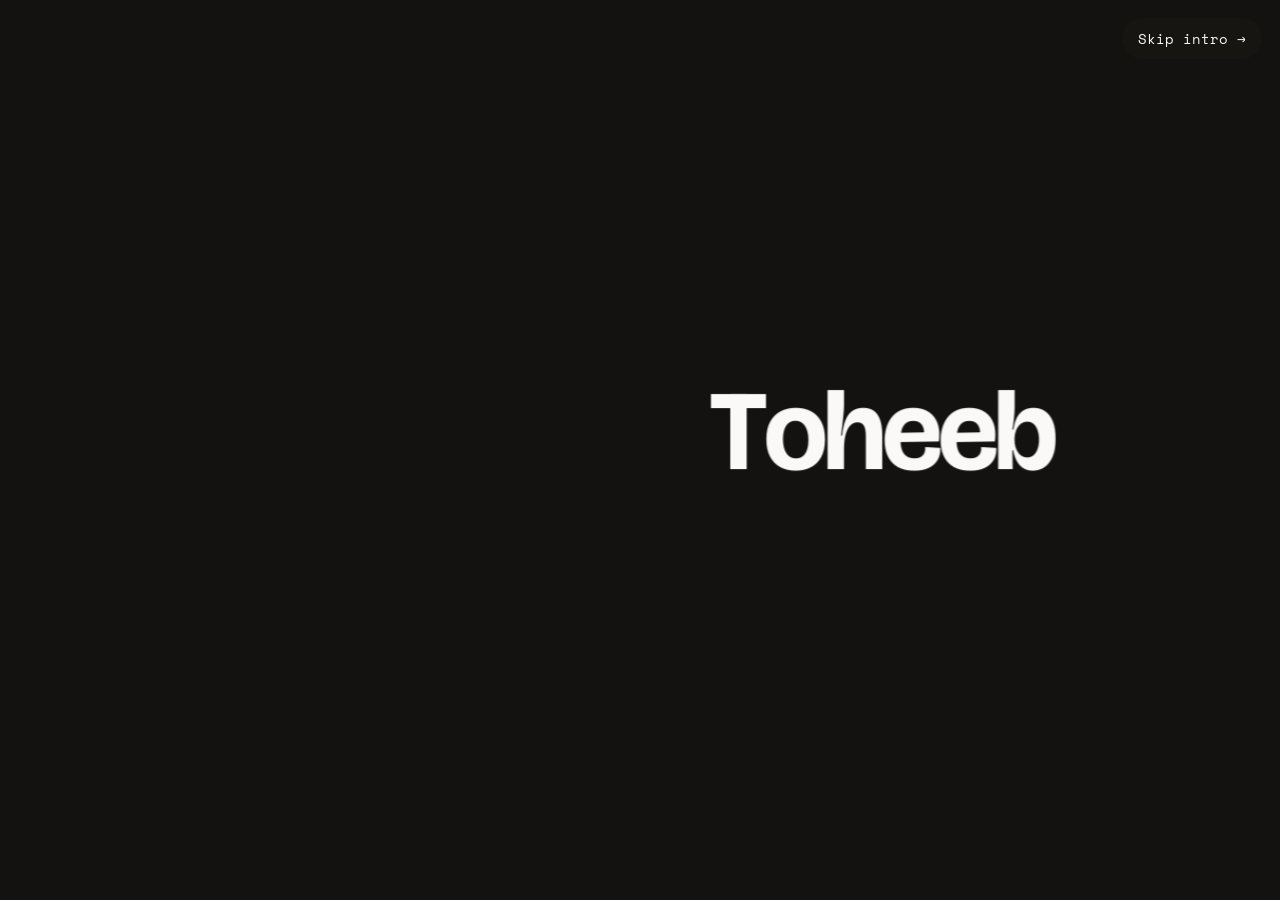
<file: index.html>
<!doctype html>
<html lang="en">
<head>
<meta charset="utf-8">
<meta name="viewport" content="width=device-width, initial-scale=1, viewport-fit=cover">
<title>Toheeb · Product designer</title>
<meta name="description" content="Toheeb Sulaimon, product designer in Lagos. I design web and mobile apps that are easy to use. Open to remote roles.">
<meta property="og:type" content="website">
<meta property="og:title" content="Toheeb · Product designer">
<meta property="og:description" content="Toheeb Sulaimon, product designer in Lagos. I design web and mobile apps that are easy to use. Open to remote roles.">
<meta name="twitter:card" content="summary">
<link rel="icon" href="favicon.svg" type="image/svg+xml">
<meta name="theme-color" content="#F3F2EF">
<link rel="preconnect" href="https://fonts.googleapis.com">
<link rel="preconnect" href="https://fonts.gstatic.com" crossorigin>
<link rel="stylesheet" href="https://fonts.googleapis.com/css2?family=Bricolage+Grotesque:opsz,wght@12..96,600;12..96,700;12..96,800&family=Instrument+Serif:ital@1&family=Space+Grotesk:wght@400;500;700&family=Space+Mono:wght@400;700&display=swap">
<link rel="stylesheet" href="css/style.css">
<style>
/* Home: one screen. Left = who I am, right = the project in focus, bottom = the 7-project bar. */
.home-page { min-height: 100svh; display: flex; flex-direction: column; }
.home { flex: 1; display: flex; flex-direction: column; gap: 40px; padding-block: clamp(40px, 6vh, 96px) 48px; }
.hero { display: grid; grid-template-columns: minmax(0, 1fr) minmax(0, 1.08fr); gap: 48px; align-items: center; flex: 1; }
.hero__text { display: grid; gap: 28px; min-width: 0; }
.headline { font-family: var(--f-display); font-weight: 800; font-size: var(--fs-display); line-height: 1; letter-spacing: -.045em; font-variation-settings: "opsz" 96; }
.headline .line { display: block; }
.chip {
  display: inline-block; margin-block: .08em; padding: 0 .16em .06em; border-radius: .16em;
  background: var(--chip-bg, var(--p-att)); color: #FFFDF9;
  font-family: var(--f-serif); font-style: italic; font-weight: 400; letter-spacing: 0; font-size: 1.08em; line-height: 1.05;
  transition: background-color .6s var(--ease-out);
}
.chip__word { display: inline-block; transition: opacity .25s ease, transform .45s var(--ease-out); }
.chip__word.is-out { opacity: 0; transform: translateY(.18em); }
.hero__lead { color: var(--ink-soft); max-width: 34ch; }

.show { display: grid; gap: 28px; min-width: 0; }
.shots { position: relative; aspect-ratio: 640 / 480; width: 100%; }
.shot { position: absolute; inset: 0; display: grid; place-items: center; opacity: 0; transform: translateY(14px) scale(.985); transition: opacity .6s var(--ease-out), transform .9s var(--ease-out); pointer-events: none; }
.shot.is-active { opacity: 1; transform: none; pointer-events: auto; }
.shot img { max-height: 100%; width: auto; max-width: 100%; object-fit: contain; }
.shot--browser img { border-radius: 16px; box-shadow: 0 24px 60px rgba(26, 23, 20, .14); width: 100%; height: auto; }
.shot a { display: contents; }
.ph { width: 100%; height: 100%; border-radius: 16px; display: grid; place-items: center; color: #fff; font-family: var(--f-mono); font-size: 14px; }

.plabel { display: grid; gap: 6px; text-decoration: none; }
.plabel__meta { display: flex; align-items: center; gap: 10px; font-family: var(--f-mono); font-size: 14px; color: var(--grey); }
.plabel__meta i { width: 10px; height: 10px; border-radius: 50%; background: var(--cur, var(--p-att)); transition: background-color .5s; flex: none; }
.plabel__title { font-family: var(--f-display); font-weight: 700; font-size: var(--fs-h3); letter-spacing: -.01em; line-height: 1.15; }
.plabel__note { font-family: var(--f-mono); font-size: 14px; color: var(--grey); }

.work { display: grid; gap: 14px; }
.work__meta { display: flex; justify-content: space-between; align-items: baseline; gap: 16px; font-family: var(--f-mono); font-size: 16px; color: var(--grey); }
.work__meta a { color: var(--ink); text-underline-offset: 5px; }
.dock { display: flex; border: 1.5px solid var(--ink); border-radius: 999px; overflow: hidden; height: 64px; background: var(--paper); }
.dock a {
  flex: 1 1 0; min-width: 0; display: flex; align-items: center; justify-content: center; gap: 12px;
  font-family: var(--f-mono); font-size: 16px; font-weight: 700; text-decoration: none; color: var(--ink);
  border-left: 1.5px solid var(--ink); white-space: nowrap; overflow: hidden;
  transition: flex-grow .6s var(--ease-out), background-color .45s var(--ease-out), color .3s;
}
.dock a:first-child { border-left: 0; }
.dock a .dock__name { font-family: var(--f-sans); max-width: 0; opacity: 0; overflow: hidden; transition: max-width .6s var(--ease-out), opacity .3s; }
.dock a.is-active { flex-grow: 6.5; background: var(--c); color: #FFFDF9; }
.dock a.is-active .dock__name { max-width: 420px; opacity: 1; }

.m-row { display: none; }

@media (max-width: 767px) {
  .home { gap: 0; padding-block: 32px 32px; }
  .hero { grid-template-columns: 1fr; gap: 36px; align-items: start; }
  .hero__lead { display: none; }
  .show { gap: 0; }
  .shots { aspect-ratio: 354 / 290; touch-action: pan-y; }
  .work { display: none; }
  .m-counter { display: flex; margin-top: 18px; }
  .plabel { margin-top: 10px; }
  .m-row { display: flex; justify-content: space-between; align-items: center; margin-top: 22px; gap: 16px; }
  .arrows { display: flex; gap: 8px; }
  .arrows button { width: 44px; height: 44px; border-radius: 50%; border: 1px solid rgba(26, 23, 20, .25); background: transparent; display: grid; place-items: center; cursor: pointer; color: var(--ink); }
}

/* ---------- intro ---------- */
.intro { position: fixed; inset: 0; z-index: 100; background: #141210; overflow: hidden; }
.intro__stage { position: absolute; left: 50%; top: 50%; transform-origin: 0 0; }
.intro__skip {
  position: fixed; z-index: 102; top: calc(env(safe-area-inset-top, 0px) + 18px); right: max(18px, env(safe-area-inset-right, 0px));
  font-family: var(--f-mono); font-size: 14px; color: #FAF9F7; background: rgba(26, 23, 20, .72); border: 0; border-radius: 999px; padding: 10px 16px; cursor: pointer;
}
.intro * { box-sizing: border-box; }
.ab { position: absolute; }

/* ---------- one-screen fit: Home always fills exactly one screen, no scrolling ---------- */
.home-page { height: 100vh; height: 100svh; overflow: hidden; }
.home-page .site-head { padding-block: clamp(16px, 4.6svh, 52px) 0; }
.home { min-height: 0; gap: clamp(14px, 3.4svh, 40px); padding-block: clamp(14px, 4.4svh, 96px) clamp(16px, 4.6svh, 48px); }
.hero { min-height: 0; grid-template-rows: minmax(0, 1fr); align-items: stretch; }
.hero__text { align-self: center; gap: clamp(12px, 2.8svh, 28px); }
.headline { font-size: min(var(--fs-display), 9.4svh); }
.show { display: flex; flex-direction: column; justify-content: center; min-height: 0; gap: clamp(10px, 2.4svh, 28px); }
.shots { flex: 0 1 auto; aspect-ratio: 640 / 480; width: 100%; max-height: 100%; min-height: 0; }
.shot { display: flex; align-items: center; justify-content: center; }
.shot img, .shot--browser img { width: auto; height: auto; max-width: 100%; max-height: 100%; min-width: 0; min-height: 0; }
.plabel { flex: none; }
.dock { height: clamp(48px, 7svh, 64px); }
@media (max-width: 767px) {
  .hero { display: flex; flex-direction: column; gap: clamp(14px, 3svh, 36px); }
  .hero__text { align-self: stretch; gap: clamp(10px, 2svh, 20px); }
  .headline { font-size: min(var(--fs-display), 6.1svh); }
  .show { flex: 1 1 auto; justify-content: flex-start; gap: 0; }
  .shots { flex: 1 1 auto; aspect-ratio: auto; height: auto; min-height: 120px; }
  .m-counter { margin-top: clamp(8px, 1.8svh, 18px); }
  .plabel { margin-top: clamp(4px, 1svh, 10px); }
  .m-row { margin-top: clamp(10px, 2.2svh, 22px); flex: none; }
  .status { font-size: 13px; }
}


/* ---------- desktop / laptop / tablet (768px and up): sizes follow the Figma desktop frame ---------- */
@media (min-width: 768px) {
  .headline { font-size: min(clamp(2.75rem, 1.05rem + 4.6vw, 5.25rem), 9.4svh); line-height: .98; }
  .status { font-size: 15px; }
  .hero__lead { max-width: 42ch; }
  .plabel__meta { font-size: 15px; }
  .plabel__title { font-size: min(clamp(1.375rem, .9rem + 1.3vw, 2.125rem), 4.2svh); font-weight: 800; letter-spacing: -.02em; }
  .dock { height: clamp(48px, 6.4svh, 56px); }
  .dock a { font-size: 15px; }
  .work__meta { font-size: 15px; }
  .hero { gap: clamp(28px, 4vw, 56px); }
}
/* tablets held upright: same desktop parts, stacked so nothing gets squeezed */
@media (min-width: 768px) and (max-width: 1199px) and (max-aspect-ratio: 1/1) {
  .hero { display: grid; grid-template-columns: 1fr; grid-template-rows: auto minmax(0, 1fr); align-items: stretch; gap: clamp(24px, 3.5svh, 48px); }
  .hero__text { align-self: start; }
  .headline { font-size: min(clamp(2.75rem, 1rem + 5vw, 4.5rem), 5.3svh); }
  .hero__text { gap: clamp(10px, 1.6svh, 20px); }
  .hero__lead { font-size: 16px; }
  .show { justify-content: center; }
  .shots { flex: 1 1 auto; aspect-ratio: auto; }
  .dock a .dock__name { font-size: 15px; }
}
@media (min-width: 768px) and (max-width: 1023px) {
  .dock a { gap: 8px; }
  .dock a.is-active { flex-grow: 4.5; }
}
/* screens too short to fit everything (phones turned sideways, tiny windows): let the page scroll instead of squashing */
@media (max-height: 520px), (min-width: 768px) and (max-height: 560px) {
  .home-page { height: auto; min-height: 100svh; overflow: visible; }
  .shots { flex: none; aspect-ratio: 640 / 480; height: auto; }
  .headline { font-size: var(--fs-display); }
}
</style>
</head>
<body>
<div class="home-page dots">
  <header class="site-head">
    <div class="wrap">
      <a class="logo" href="index.html" id="logo">TOHEEB</a>
      <nav class="nav" aria-label="Main">
        <a href="about.html">About</a>
        <a href="https://docs.google.com/document/d/1FTQwIDMbJTH2n3hDwcGk9VsAi0eCIkIrzyoSCxBQKmU/view" target="_blank" rel="noopener">CV</a>
        <a href="contact.html">Contact</a>
      </nav>
      <button class="menu-btn" id="menuOpen" aria-label="Open menu">
        <svg width="24" height="24" viewBox="0 0 24 24" fill="none" aria-hidden="true"><path d="M4 8h16M4 16h16" stroke="currentColor" stroke-width="1.8" stroke-linecap="round"/></svg>
      </button>
    </div>
  </header>

  <main class="home wrap" id="home">
    <section class="hero">
      <div class="hero__text">
        <p class="status"><span class="status__dot"></span><span><b>Hi, I’m Toheeb</b>&nbsp; · &nbsp;Open to work<span class="d-only">&nbsp; · &nbsp;Product designer (UI/UX)</span>, Lagos</span></p>
        <h1 class="headline">
          <span class="line">I design</span>
          <span class="chip" id="chip"><span class="chip__word" id="chipWord">web apps</span></span>
          <span class="line">that are easy</span>
          <span class="line">to use.</span>
        </h1>
        <p class="hero__lead">I start with the real problem, test the structure in grayscale, and only add colour once it works.</p>
      </div>

      <div class="show">
        <div class="shots" id="shots" aria-live="polite"></div>
        <div class="m-counter plabel__meta" id="mCounter"><i></i><span>01 / 07</span></div>
        <a class="plabel" id="plabel" href="attendance.html">
          <span class="plabel__meta d-meta"><i></i><span id="pMeta">01 / 07 · Web app · Real problem</span></span>
          <span class="plabel__title" id="pTitle">Attendance system</span>
          <span class="plabel__note" id="pNote" hidden>Case study coming soon</span>
        </a>
        <div class="m-row">
          <a class="btn btn--primary" id="mOpen" href="attendance.html">Open case study <span class="arrow">→</span></a>
          <div class="arrows">
            <button id="prev" aria-label="Previous project"><svg width="8" height="14" viewBox="0 0 8 14" fill="none"><path d="M7 1 1 7l6 6" stroke="currentColor" stroke-width="1.6" stroke-linecap="round" stroke-linejoin="round"/></svg></button>
            <button id="next" aria-label="Next project"><svg width="8" height="14" viewBox="0 0 8 14" fill="none"><path d="m1 1 6 6-6 6" stroke="currentColor" stroke-width="1.6" stroke-linecap="round" stroke-linejoin="round"/></svg></button>
          </div>
        </div>
      </div>
    </section>

    <section class="work" aria-label="Selected work">
      <div class="work__meta"><span>Selected work · 7 projects · hover to preview</span><a href="work.html">See all 7 projects <span class="arrow">→</span></a></div>
      <nav class="dock" id="dock" aria-label="Projects"></nav>
    </section>
  </main>
</div>

<div class="menu" id="menu" aria-hidden="true">
  <div class="menu__top"><a class="logo" href="index.html">TOHEEB</a><button class="menu__close" id="menuClose">Close ✕</button></div>
  <nav class="menu__links">
    <a href="work.html"><small>01</small>Work</a>
    <a href="about.html"><small>02</small>About</a>
    <a href="https://docs.google.com/document/d/1FTQwIDMbJTH2n3hDwcGk9VsAi0eCIkIrzyoSCxBQKmU/export?format=pdf" target="_blank" rel="noopener"><small>03</small>Download CV</a>
    <a href="contact.html"><small>04</small>Contact</a>
  </nav>
  <div class="menu__foot">
    <p class="cta__eyebrow"><i></i>OPEN TO WORK · REMOTE · LAGOS</p>
    <a class="menu__email" href="mailto:sulaimontoheeb400@gmail.com">sulaimontoheeb400@gmail.com <svg class="ic" viewBox="0 0 12 12" fill="none" aria-hidden="true"><path d="M3.5 8.5l5-5M4.5 3.5h4v4" stroke="currentColor" stroke-width="1.3" stroke-linecap="round" stroke-linejoin="round"/></svg></a>
    <div class="menu__social">
      <a href="https://www.linkedin.com/in/sulaimon-toheeb" target="_blank" rel="noopener">LinkedIn <svg class="ic" viewBox="0 0 12 12" fill="none" aria-hidden="true"><path d="M3.5 8.5l5-5M4.5 3.5h4v4" stroke="currentColor" stroke-width="1.3" stroke-linecap="round" stroke-linejoin="round"/></svg></a>
      <a href="https://www.behance.net/Sulaimon_Toheeb" target="_blank" rel="noopener">Behance <svg class="ic" viewBox="0 0 12 12" fill="none" aria-hidden="true"><path d="M3.5 8.5l5-5M4.5 3.5h4v4" stroke="currentColor" stroke-width="1.3" stroke-linecap="round" stroke-linejoin="round"/></svg></a>
      <a href="https://x.com/Toheeb_design" target="_blank" rel="noopener">X <svg class="ic" viewBox="0 0 12 12" fill="none" aria-hidden="true"><path d="M3.5 8.5l5-5M4.5 3.5h4v4" stroke="currentColor" stroke-width="1.3" stroke-linecap="round" stroke-linejoin="round"/></svg></a>
    </div>
  </div>
</div>

<style>.d-only{display:inline}@media (max-width:767px){.d-only{display:none}.d-meta{display:none!important}}@media (min-width:768px){.m-counter{display:none!important}}@media (min-width:768px) and (max-width:1199px){.d-only{display:none}}</style>
<script src="js/site.js"></script>
<script src="js/home.js"></script>
<script src="js/intro.js"></script>
<script src="js/cursor.js"></script>

</body>
</html>
</file>
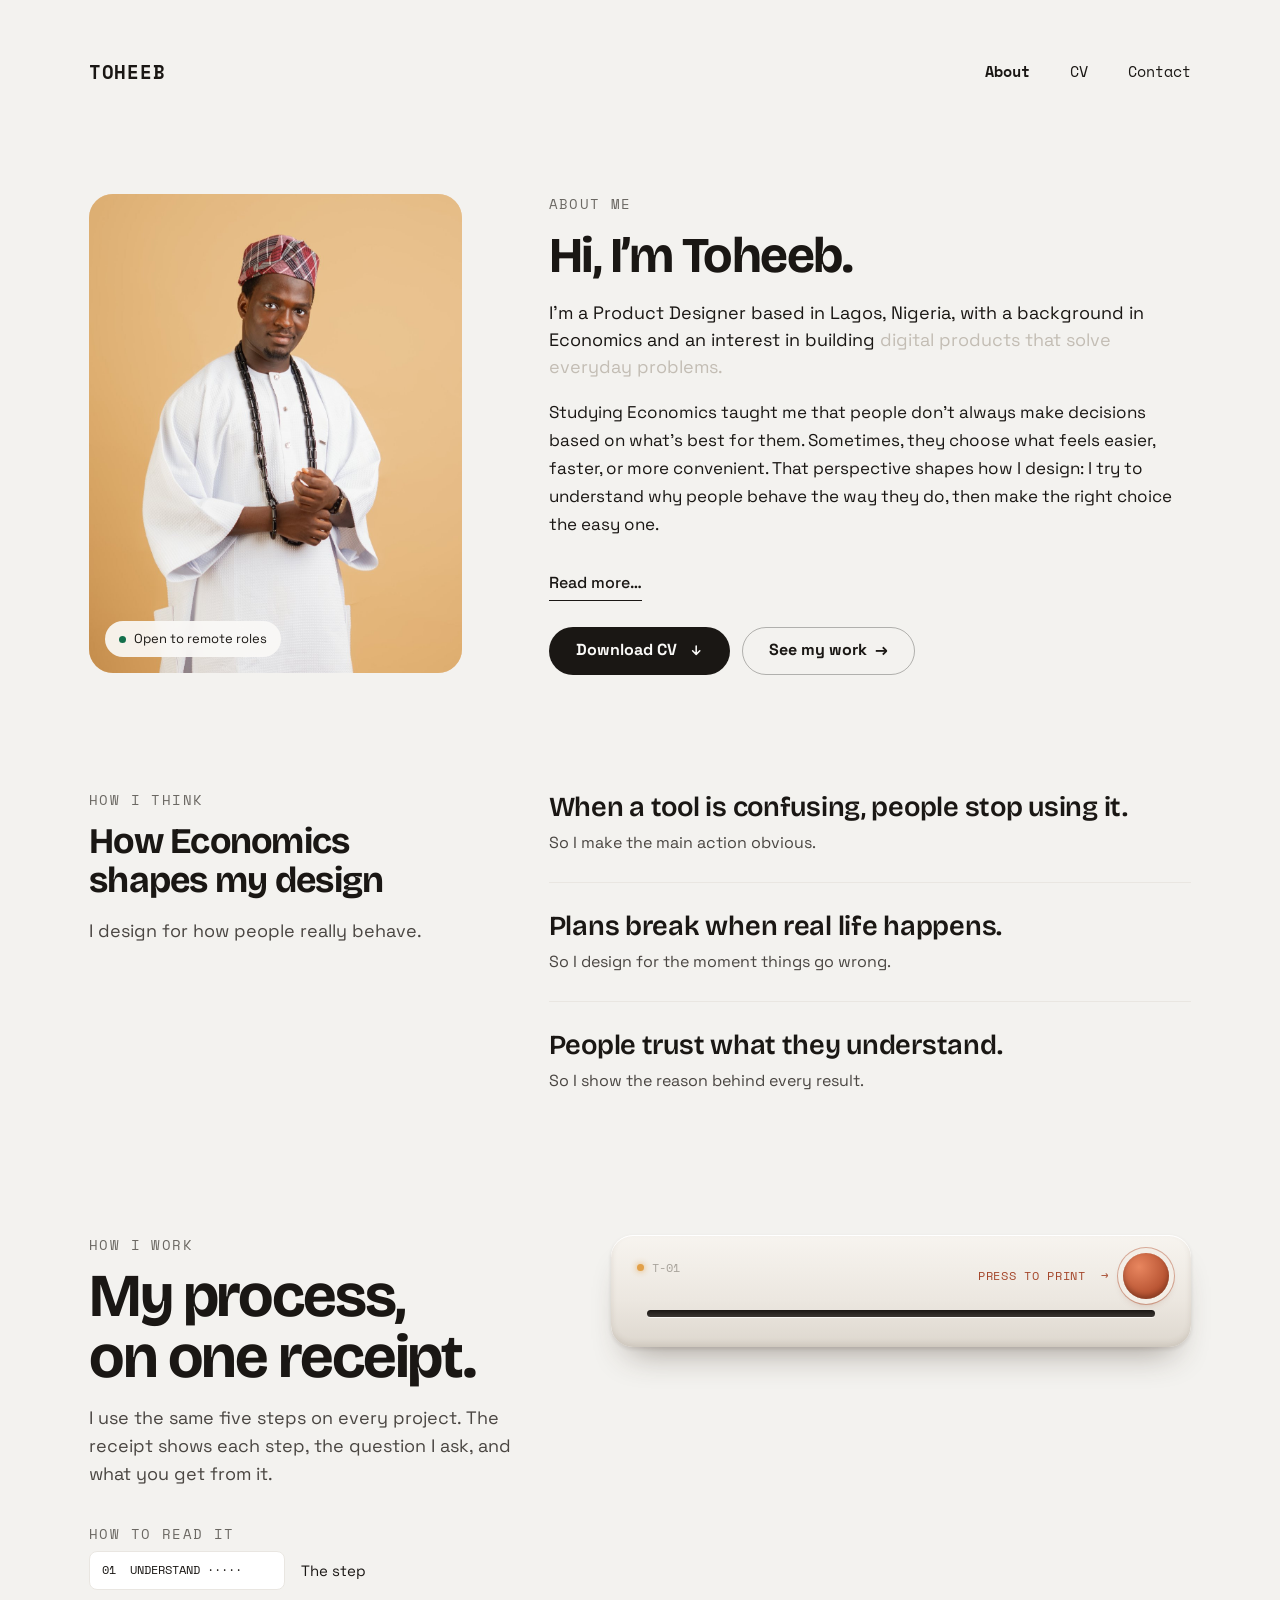
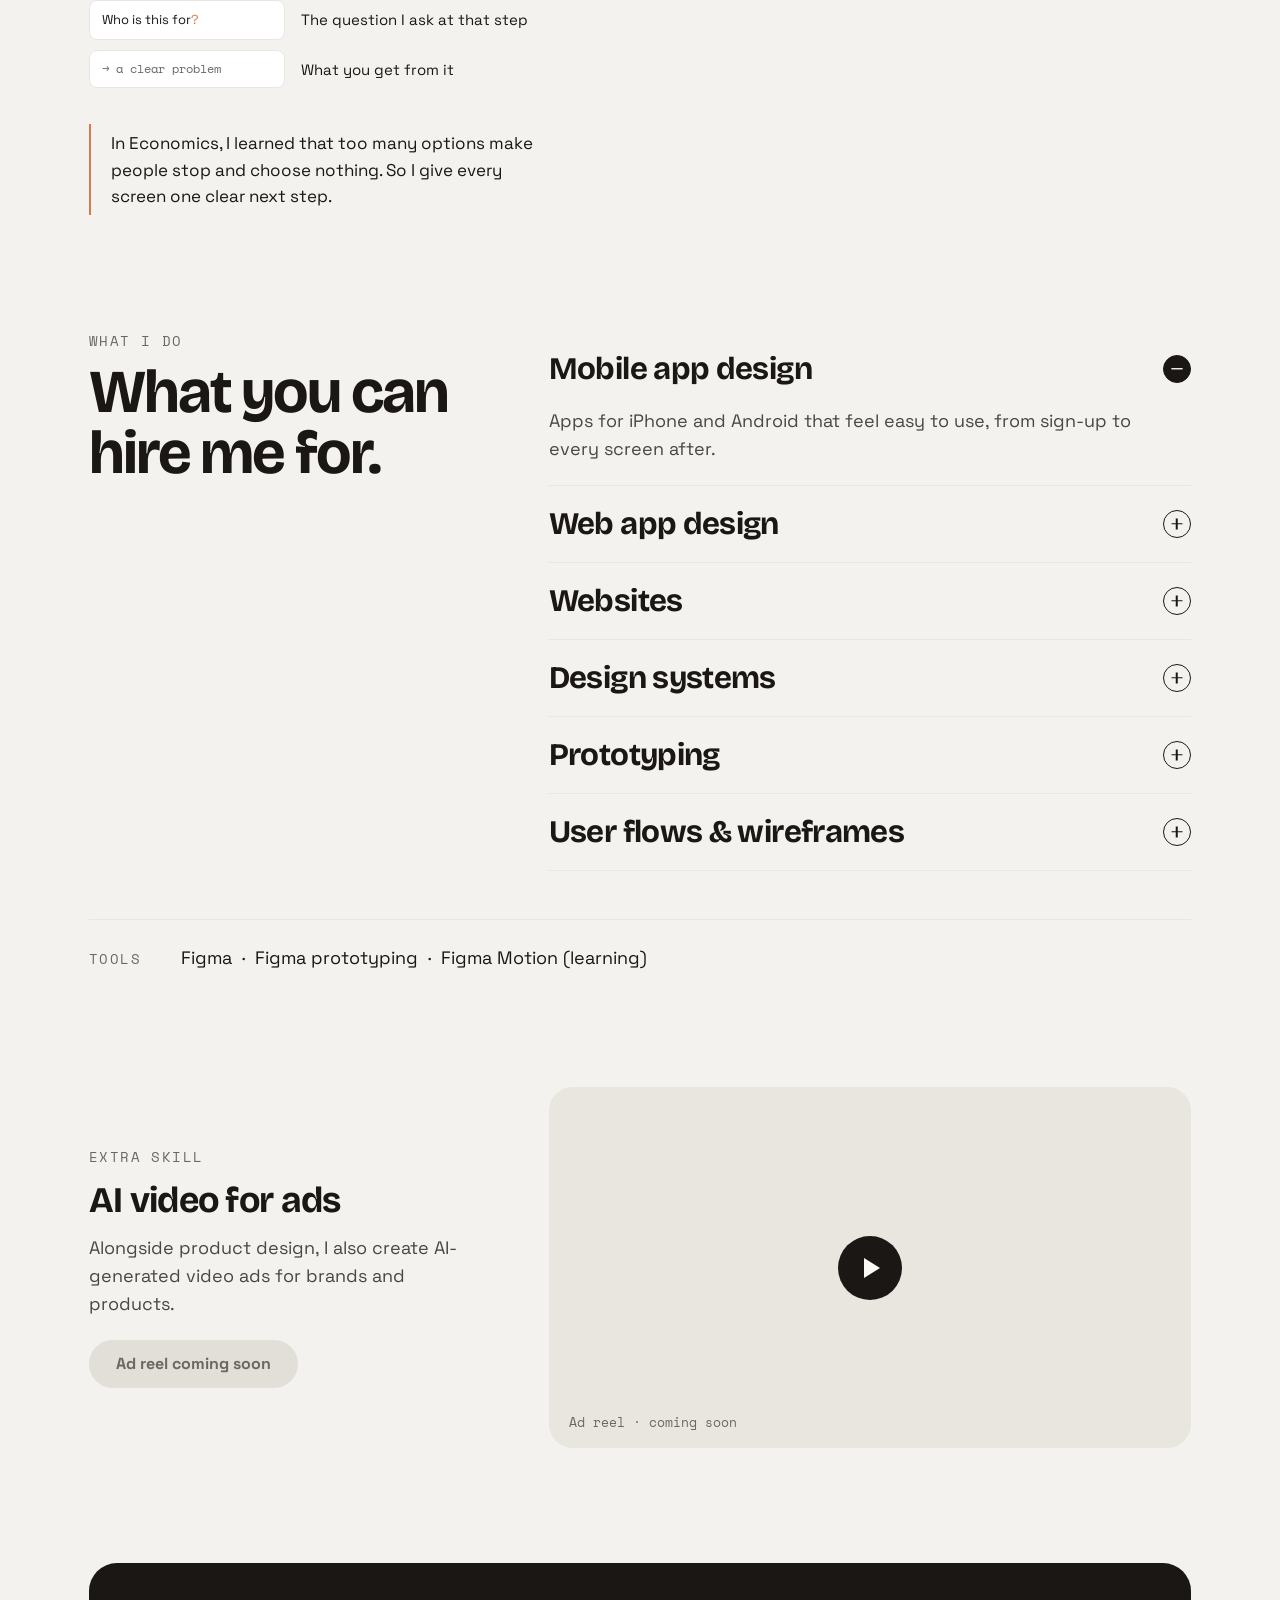
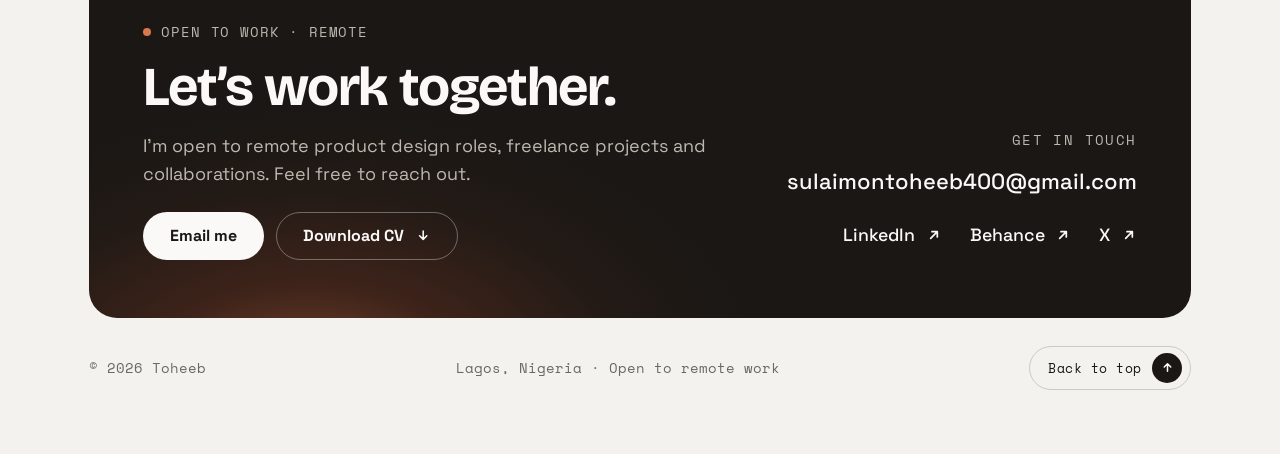
<file: about.html>
<!doctype html>
<html lang="en">
<head>
<meta charset="utf-8">
<meta name="viewport" content="width=device-width, initial-scale=1, viewport-fit=cover">
<title>About · Toheeb</title>
<meta name="description" content="About Toheeb Sulaimon, product designer in Lagos: how I think, what I can do and the tools I use.">
<meta property="og:type" content="website">
<meta property="og:title" content="About · Toheeb">
<meta property="og:description" content="About Toheeb Sulaimon, product designer in Lagos: how I think, what I can do and the tools I use.">
<meta name="twitter:card" content="summary">
<link rel="icon" href="favicon.svg" type="image/svg+xml">
<meta name="theme-color" content="#F3F2EF">
<link rel="preconnect" href="https://fonts.googleapis.com">
<link rel="preconnect" href="https://fonts.gstatic.com" crossorigin>
<link rel="stylesheet" href="https://fonts.googleapis.com/css2?family=Bricolage+Grotesque:opsz,wght@12..96,600;12..96,700;12..96,800&family=Instrument+Serif:ital@1&family=Space+Grotesk:wght@400;500;700&family=Space+Mono:wght@400;700&display=swap">
<link rel="stylesheet" href="css/style.css">
<link rel="stylesheet" href="css/case.css">

<style>
/* ---------- About ---------- */
.nav a[aria-current] { font-weight: 700; }
.ab-hero { display: grid; grid-template-columns: minmax(0, 420fr) minmax(0, 724fr); gap: clamp(32px, 6.8vw, 96px); align-items: start; padding-block: clamp(40px, 8vw, 120px) 0; }
.ab-photo { position: relative; border-radius: 24px; overflow: hidden; aspect-ratio: 420 / 540; background: #E8C9A6; }
.ab-photo img { position: absolute; z-index: 1; left: 56%; top: -13%; width: 194%; max-width: none; height: auto; transform: translateX(-50%); display: block; }
.ab-chip { z-index: 2; }
.ab-photo .ph-empty { position: absolute; inset: 0; display: grid; place-items: center; font-family: var(--f-mono); font-size: 14px; color: rgba(26, 23, 20, .55); }
.ab-chip { position: absolute; left: 16px; bottom: 16px; display: inline-flex; align-items: center; gap: 8px; padding: 8px 14px; border-radius: 999px; background: rgba(250, 249, 247, .92); backdrop-filter: blur(6px); font-size: 13px; }
.ab-chip i { width: 7px; height: 7px; border-radius: 50%; background: var(--green); box-shadow: 0 0 0 0 rgba(19, 111, 75, .45); animation: pulse 2.4s infinite; }
.ab-text { display: grid; gap: 18px; min-width: 0; }
.ab-text h1 { font-family: var(--f-display); font-weight: 700; font-size: clamp(2.25rem, 1.6rem + 2vw, 3.125rem); line-height: 1; letter-spacing: -.03em; }
.ab-lead { font-size: 18px; line-height: 1.5; max-width: 60ch; }
.ab-body { color: var(--ink-soft); font-size: 17px; line-height: 1.65; max-width: 62ch; display: grid; gap: 14px; }
.ab-more { display: grid; grid-template-rows: 0fr; transition: grid-template-rows .6s var(--ease-out), opacity .45s; opacity: 0; }
.ab-more > div { overflow: hidden; display: grid; gap: 14px; }
.ab-more.is-open { grid-template-rows: 1fr; opacity: 1; }
.ab-toggle { justify-self: start; background: none; border: 0; padding: 4px 0; font: inherit; font-size: 16px; font-weight: 500; color: var(--ink); text-decoration: underline; text-underline-offset: 4px; cursor: pointer; }
.ab-btns { display: flex; gap: 12px; flex-wrap: wrap; padding-top: 8px; }
.ab-sec { padding-block: clamp(80px, 9vw, 140px) 0; }
.ab-split { display: grid; grid-template-columns: minmax(0, 420fr) minmax(0, 724fr); gap: clamp(32px, 6.8vw, 96px); align-items: start; }
.ab-h2 { font-family: var(--f-display); font-weight: 700; font-size: clamp(1.75rem, 1.2rem + 1.6vw, 2.25rem); line-height: 1.1; letter-spacing: -.02em; margin-top: 12px; }
.ab-h2--xl { font-size: clamp(2.25rem, 1.4rem + 3vw, 4rem); line-height: 1; letter-spacing: -.035em; }
.ab-sub { color: var(--ink-soft); margin-top: 16px; max-width: 46ch; }
.think { display: grid; }
.think div { padding-block: 26px; border-top: 1px solid var(--line); display: grid; gap: 8px; }
.think div:first-child { border-top: 0; padding-top: 0; }
.think h3 { font-family: var(--f-display); font-weight: 600; font-size: clamp(1.25rem, 1rem + .9vw, 1.75rem); line-height: 1.2; letter-spacing: -.01em; }
.think p { color: var(--ink-soft); font-size: 16px; }

/* receipt printer */
.work { display: grid; grid-template-columns: minmax(0, 460fr) minmax(0, 600fr); gap: clamp(32px, 6vw, 100px); align-items: start; }
.legend-r { display: grid; gap: 10px; margin-top: 8px; }
.legend-r div { display: grid; grid-template-columns: 196px minmax(0, 1fr); gap: 16px; align-items: center; font-size: 15px; }
.legend-r span:first-child { white-space: nowrap; overflow: hidden; border: 1px solid var(--line); background: #fff; border-radius: 8px; padding: 9px 12px; font-size: 13px; }
.legend-r .m { font-family: var(--f-mono); font-size: 12px !important; }
.legend-r .g { color: var(--grey); }
.quote { border-left: 2px solid var(--sienna); padding: 6px 0 6px 20px; font-size: 17px; line-height: 1.55; max-width: 44ch; }
.printer { position: relative; display: grid; justify-items: center; }
.pr-body { position: relative; z-index: 2; width: min(100%, 600px); height: 112px; border-radius: 22px; background: linear-gradient(180deg, #F7F4EF 0%, #ECE7E0 58%, #DDD7CE 100%); box-shadow: inset 0 1px 0 #fff, inset 0 -3px 6px rgba(80, 66, 50, .12), 0 22px 34px -18px rgba(60, 45, 30, .45), 0 2px 4px rgba(60, 45, 30, .12); }
.pr-body::after { content: ""; position: absolute; left: 36px; right: 36px; bottom: 30px; height: 7px; border-radius: 4px; background: linear-gradient(#1A1714, #3B3632); box-shadow: 0 1px 0 rgba(255, 255, 255, .7); }
.pr-id { position: absolute; left: 26px; top: 24px; display: flex; align-items: center; gap: 8px; font-family: var(--f-mono); font-size: 12px; color: #A8A39B; }
.pr-id i { width: 7px; height: 7px; border-radius: 50%; background: #E2A048; box-shadow: 0 0 6px rgba(226, 160, 72, .9); transition: background-color .4s, box-shadow .4s; }
.printer.is-done .pr-id i { background: #3FA36B; box-shadow: 0 0 6px rgba(63, 163, 107, .9); }
.printer.is-printing .pr-id i { animation: blink .5s steps(2) infinite; }
@keyframes blink { 50% { opacity: .25; } }
.pr-btn { position: absolute; right: 22px; top: 18px; display: flex; align-items: center; gap: 14px; background: none; border: 0; padding: 0; cursor: pointer; font-family: var(--f-mono); font-size: 12px; letter-spacing: .06em; color: var(--sienna-d); }
.pr-btn b { position: relative; width: 46px; height: 46px; border-radius: 50%; background: radial-gradient(circle at 35% 30%, #E8865F, #B4502F 70%); box-shadow: 0 0 0 5px #F3EEE7, 0 0 0 6px rgba(180, 80, 47, .45), inset 0 -3px 5px rgba(0, 0, 0, .25), 0 4px 8px rgba(120, 50, 20, .35); transition: transform .15s, box-shadow .3s, background .4s; }
.pr-btn:hover b { box-shadow: 0 0 0 5px #F3EEE7, 0 0 0 7px rgba(180, 80, 47, .6), inset 0 -3px 5px rgba(0, 0, 0, .25), 0 6px 12px rgba(120, 50, 20, .35); }
.pr-btn:active b { transform: scale(.94); }
.printer.is-done .pr-btn { color: var(--grey); }
.printer.is-done .pr-btn b { background: radial-gradient(circle at 35% 30%, #D8D3CC, #A8A39B 70%); box-shadow: 0 0 0 5px #F3EEE7, 0 0 0 6px rgba(26, 23, 20, .15), inset 0 -3px 5px rgba(0, 0, 0, .2); }
.printer.is-printing .pr-btn { pointer-events: none; }
.printer.is-printing .pr-body { animation: buzz .12s linear infinite; }
@keyframes buzz { 0%, 100% { transform: translateY(0); } 50% { transform: translateY(.6px); } }
.pr-slot { position: relative; z-index: 1; width: min(calc(100% - 96px), 460px); margin-top: -34px; height: 0; overflow: hidden; }
.pr-slot > div { padding-bottom: 2px; }
.receipt { --cut: 10px; background: #fff; padding: 56px 28px 34px; font-family: var(--f-mono); font-size: 12px; color: #4A4642; box-shadow: 0 18px 30px -16px rgba(26, 23, 20, .25);
  -webkit-mask: linear-gradient(#000 0 0) top / 100% calc(100% - var(--cut)) no-repeat, conic-gradient(from -45deg at bottom, #0000, #000 1deg 89deg, #0000 90deg) bottom / calc(var(--cut) * 2) var(--cut) repeat-x;
          mask: linear-gradient(#000 0 0) top / 100% calc(100% - var(--cut)) no-repeat, conic-gradient(from -45deg at bottom, #0000, #000 1deg 89deg, #0000 90deg) bottom / calc(var(--cut) * 2) var(--cut) repeat-x; }
.receipt h4 { font-family: var(--f-display); font-weight: 700; font-size: 30px; color: var(--ink); text-align: center; letter-spacing: .02em; }
.r-c { text-align: center; }
.r-dash { border-top: 1px dashed #C9C4BC; margin-block: 14px; }
.r-row { display: flex; justify-content: space-between; gap: 12px; }
.r-step { margin-top: 16px; }
.r-step .r-row span:first-child { color: var(--ink); letter-spacing: .04em; flex: 1; display: flex; gap: 8px; align-items: center; }
.r-step .r-row span:first-child::after { content: ""; flex: 1; border-bottom: 1px dotted #C9C4BC; transform: translateY(-3px); }
.r-q { font-family: var(--f-sans); font-weight: 500; font-size: 17px; color: var(--ink); margin-top: 6px; }
.r-q em { font-style: normal; color: var(--sienna); }
.r-out { margin-top: 4px; color: var(--grey); }
.r-total { display: flex; justify-content: space-between; gap: 16px; margin-top: 10px; font-family: var(--f-display); font-weight: 700; font-size: 20px; color: var(--ink); }
.r-total span:last-child { text-align: right; max-width: 15ch; }
.r-acc { color: var(--sienna); }
.barcode { height: 34px; width: 132px; margin: 6px auto 8px; background: repeating-linear-gradient(90deg, #1A1714 0 1px, transparent 1px 3px, #1A1714 3px 5px, transparent 5px 6px, #1A1714 6px 7px, transparent 7px 10px); }

/* what I do */
.acc { display: grid; }
.acc__item { border-bottom: 1px solid var(--line); }
.acc__btn { width: 100%; display: flex; justify-content: space-between; align-items: center; gap: 16px; background: none; border: 0; padding: 20px 0; cursor: pointer; text-align: left; color: var(--ink); font-family: var(--f-display); font-weight: 700; font-size: clamp(1.375rem, 1rem + 1.2vw, 2.375rem); letter-spacing: -.02em; line-height: 1.15; }
.acc__icon { position: relative; flex: none; width: 28px; height: 28px; border-radius: 50%; border: 1.5px solid var(--ink); transition: background-color .3s, color .3s; }
.acc__icon::before, .acc__icon::after { content: ""; position: absolute; left: 50%; top: 50%; width: 11px; height: 1.5px; background: currentColor; translate: -50% -50%; transition: transform .45s var(--ease-out); }
.acc__icon::after { transform: rotate(90deg); }
.acc__item.is-open .acc__icon { background: var(--ink); color: var(--paper-l); }
.acc__item.is-open .acc__icon::after { transform: rotate(0deg); }
.acc__panel { display: grid; grid-template-rows: 0fr; transition: grid-template-rows .5s var(--ease-out); }
.acc__panel > div { overflow: hidden; }
.acc__panel p { color: var(--ink-soft); max-width: 52ch; padding-bottom: 22px; }
.acc__item.is-open .acc__panel { grid-template-rows: 1fr; }
.tools { display: flex; gap: 14px 40px; align-items: baseline; flex-wrap: wrap; border-top: 1px solid var(--line); margin-top: 48px; padding-top: 24px; }
.reel { position: relative; aspect-ratio: 16 / 9; border-radius: 24px; background: #E9E5DF; display: grid; place-items: center; overflow: hidden; }
.reel b { width: 64px; height: 64px; border-radius: 50%; background: var(--ink); display: grid; place-items: center; }
.reel b::after { content: ""; border-left: 16px solid var(--paper-l); border-top: 10px solid transparent; border-bottom: 10px solid transparent; margin-left: 5px; }
.reel span { position: absolute; left: 20px; bottom: 16px; font-family: var(--f-mono); font-size: 13px; color: var(--grey); }
.ab-foot { padding-block: clamp(80px, 9vw, 140px) 64px; }

/* page entrance: quiet rise */
.ab-in > * { animation: abIn .9s var(--ease-out) both; }
.ab-in > *:nth-child(2) { animation-delay: .08s; } .ab-in > *:nth-child(3) { animation-delay: .16s; } .ab-in > *:nth-child(4) { animation-delay: .24s; } .ab-in > *:nth-child(5) { animation-delay: .32s; } .ab-in > *:nth-child(6) { animation-delay: .4s; }
.ab-photo-in { animation: abPhoto 1.2s var(--ease-out) both; }
@keyframes abIn { from { opacity: 0; transform: translateY(16px); } }
@keyframes abPhoto { from { opacity: 0; transform: scale(1.03); } }
@media (prefers-reduced-motion: reduce) { .ab-in > *, .ab-photo-in { animation: none; } .pr-slot { transition: none !important; } }

@media (max-width: 899px) {
  .ab-hero, .ab-split, .work { grid-template-columns: 1fr; }
  .ab-hero { padding-top: 24px; gap: 28px; }
  .ab-photo { aspect-ratio: 354 / 390; }
  .ab-photo img { width: 165%; top: -7%; }
  .ab-btns { flex-direction: column; }
  .ab-btns .btn { width: 100%; }
  .legend-r div { grid-template-columns: 168px minmax(0, 1fr); gap: 12px; font-size: 14px; }
  .pr-body { height: 104px; border-radius: 18px; }
  .pr-body::after { left: 18px; right: 18px; bottom: 24px; height: 6px; }
  .pr-id { left: 18px; top: 20px; }
  .pr-btn { right: 14px; top: 12px; gap: 12px; font-size: 11px; }
  .pr-btn b { width: 38px; height: 38px; box-shadow: 0 0 0 4px #F3EEE7, 0 0 0 5px rgba(180, 80, 47, .45), inset 0 -3px 5px rgba(0, 0, 0, .25), 0 3px 6px rgba(120, 50, 20, .35); }
  .printer.is-feeding .pr-id i { animation: blink 1s steps(2) infinite; }
  .pr-slot { width: calc(100% - 40px); }
  .receipt { padding: 50px 18px 30px; }
  .tools { margin-top: 32px; }
  .reel-wrap { order: 2; }
}

/* ---------- reading highlight: words turn dark as you read down ---------- */
.rd .w { color: #C3BDB4; transition: color .45s ease; }
.rd .w.on { color: var(--ink); }
.ab-body.rd { color: var(--ink); }
.ab-toggle { position: relative; text-decoration: none; display: inline-flex; gap: 8px; align-items: center; }
.ab-toggle::after { content: ""; position: absolute; left: 0; right: 0; bottom: 0; height: 1px; background: currentColor; transform-origin: left; transform: scaleX(.35); transition: transform .8s var(--ease-out); }
.ab-toggle.is-cued::after, .ab-toggle:hover::after { transform: scaleX(1); }
.ab-toggle.is-cued { animation: cue 1.6s var(--ease-out) .2s 2; }
@keyframes cue { 0%, 100% { transform: none; } 30% { transform: translateX(6px); } 55% { transform: none; } }
@media (prefers-reduced-motion: reduce) { .rd .w { color: inherit; transition: none; } .ab-toggle.is-cued { animation: none; } }
</style>
</head>
<body>
<header class="site-head">
  <div class="wrap">
    <a class="logo" href="index.html">TOHEEB</a>
    <nav class="nav" aria-label="Main">
      <a href="about.html" aria-current="page">About</a>
      <a href="https://docs.google.com/document/d/1FTQwIDMbJTH2n3hDwcGk9VsAi0eCIkIrzyoSCxBQKmU/view" target="_blank" rel="noopener">CV</a>
      <a href="contact.html">Contact</a>
    </nav>
    <button class="menu-btn" id="menuOpen" aria-label="Open menu"><svg width="24" height="24" viewBox="0 0 24 24" fill="none" aria-hidden="true"><path d="M4 8h16M4 16h16" stroke="currentColor" stroke-width="1.8" stroke-linecap="round"/></svg></button>
  </div>
</header>

<main>
  <section class="wrap ab-hero">
    <figure class="ab-photo ab-photo-in" style="margin:0">
      <img src="img/about-photo.jpg" alt="Sulaimon Toheeb" width="840" height="1080" onerror="this.remove()">
      <span class="ph-empty" aria-hidden="true">Photo</span>
      <span class="ab-chip"><i></i>Open to remote roles</span>
    </figure>
    <div class="ab-text ab-in">
      <p class="label">About me</p>
      <h1>Hi, I’m Toheeb.</h1>
      <p class="ab-lead rd">I’m a Product Designer based in Lagos, Nigeria, with a background in Economics and an interest in building digital products that solve everyday problems.</p>
      <div class="ab-body rd">
        <p>Studying Economics taught me that people don’t always make decisions based on what’s best for them. Sometimes, they choose what feels easier, faster, or more convenient. That perspective shapes how I design: I try to understand why people behave the way they do, then make the right choice the easy one.</p>
        <div class="ab-more" id="abMore"><div>
          <p>So far I’ve built my practice through my own projects: a check-in tool people actually use, a savings app that makes it hard to break your own plan, and redesigns of screens Nigerians deal with every day.</p>
          <p>I’m open to remote roles and to working with teams who care about the people using what they build.</p>
        </div></div>
        <button class="ab-toggle" id="abToggle" aria-expanded="false" aria-controls="abMore">Read more…</button>
      </div>
      <div class="ab-btns">
        <a class="btn btn--primary" href="https://docs.google.com/document/d/1FTQwIDMbJTH2n3hDwcGk9VsAi0eCIkIrzyoSCxBQKmU/export?format=pdf" target="_blank" rel="noopener">Download CV <svg class="ic" viewBox="0 0 12 12" fill="none" aria-hidden="true"><path d="M6 2.5v7M3 6.5l3 3 3-3" stroke="currentColor" stroke-width="1.3" stroke-linecap="round" stroke-linejoin="round"/></svg></a>
        <a class="btn btn--secondary" href="index.html">See my work <span class="arrow">→</span></a>
      </div>
    </div>
  </section>

  <section class="wrap ab-sec ab-split" data-reveal>
    <div><p class="label">How I think</p><h2 class="ab-h2">How Economics shapes my design</h2><p class="ab-sub">I design for how people really behave.</p></div>
    <div class="think">
      <div><h3>When a tool is confusing, people stop using it.</h3><p>So I make the main action obvious.</p></div>
      <div><h3>Plans break when real life happens.</h3><p>So I design for the moment things go wrong.</p></div>
      <div><h3>People trust what they understand.</h3><p>So I show the reason behind every result.</p></div>
    </div>
  </section>

  <section class="wrap ab-sec work" id="process">
    <div data-reveal>
      <p class="label">How I work</p>
      <h2 class="ab-h2 ab-h2--xl">My process, on one receipt.</h2>
      <p class="ab-sub">I use the same five steps on every project. The receipt shows each step, the question I ask, and what you get from it.</p>
      <p class="label" style="margin-top:36px">How to read it</p>
      <div class="legend-r">
        <div><span class="m">01&nbsp;&nbsp;UNDERSTAND ·····</span><span>The step</span></div>
        <div><span>Who is this for<em style="font-style:normal;color:var(--sienna)">?</em></span><span>The question I ask at that step</span></div>
        <div><span class="m g">→ a clear problem</span><span>What you get from it</span></div>
      </div>
      <p class="quote" style="margin-top:36px">In Economics, I learned that too many options make people stop and choose nothing. So I give every screen one clear next step.</p>
    </div>
    <div class="printer" id="printer" data-reveal>
      <div class="pr-body">
        <span class="pr-id"><i></i>T-01</span>
        <button class="pr-btn" id="printBtn" aria-controls="receipt"><span id="printLabel">PRESS TO PRINT&nbsp;&nbsp;→</span><b aria-hidden="true"></b></button>
      </div>
      <div class="pr-slot"><div>
        <div class="receipt" id="receipt" aria-live="polite">
          <h4>TOHEEB</h4>
          <p class="r-c" style="margin-top:6px">PRODUCT DESIGN · LAGOS · REMOTE</p>
          <p class="r-c" style="margin-top:10px;color:var(--ink)">PRINTED FOR: <span class="r-acc">YOU</span> · TODAY</p>
          <div class="r-dash"></div>
          <div class="r-row"><span>STEP</span><span>QTY</span></div>
          <div class="r-step"><div class="r-row"><span>01&nbsp;&nbsp;UNDERSTAND</span><span>×1</span></div><p class="r-q">Who is this for<em>?</em></p><p class="r-out">→ a clear problem</p></div><div class="r-step"><div class="r-row"><span>02&nbsp;&nbsp;DEFINE</span><span>×1</span></div><p class="r-q">What is the main job<em>?</em></p><p class="r-out">→ a simple map of the screens</p></div><div class="r-step"><div class="r-row"><span>03&nbsp;&nbsp;DESIGN</span><span>×1</span></div><p class="r-q">What is the simplest way<em>?</em></p><p class="r-out">→ rough designs, then final screens</p></div><div class="r-step"><div class="r-row"><span>04&nbsp;&nbsp;TEST</span><span>×1</span></div><p class="r-q">Where do people get stuck<em>?</em></p><p class="r-out">→ a list of what to fix</p></div><div class="r-step"><div class="r-row"><span>05&nbsp;&nbsp;DELIVER</span><span>×1</span></div><p class="r-q">Is every case covered<em>?</em></p><p class="r-out">→ designs ready to build</p></div>
          <div class="r-dash" style="margin-top:20px"></div>
          <div class="r-row"><span>STEPS</span><span>5</span></div>
          <div class="r-row" style="margin-top:6px"><span>REPEATS</span><span>as often as needed</span></div>
          <div class="r-total"><span>TOTAL</span><span>Clear reasons for every choice</span></div>
          <div class="r-dash"></div>
          <div class="r-row"><span>IT STARTS WITH</span><span>good questions</span></div>
          <div class="r-row" style="margin-top:6px"><span>YOU SAVE</span><span class="r-acc">costly fixes after launch</span></div>
          <div class="r-dash"></div>
          <div class="barcode" aria-hidden="true"></div>
          <p class="r-c">KEEP THIS RECEIPT</p>
        </div>
      </div></div>
    </div>
  </section>

  <section class="wrap ab-sec" id="services">
    <div class="ab-split">
      <div data-reveal><p class="label">What I do</p><h2 class="ab-h2 ab-h2--xl">What you can hire me for.</h2></div>
      <div class="acc" data-reveal><div class="acc__item is-open"><h3><button class="acc__btn" aria-expanded="true" aria-controls="acc-0" id="accb-0">Mobile app design<i class="acc__icon" aria-hidden="true"></i></button></h3><div class="acc__panel" id="acc-0" role="region" aria-labelledby="accb-0"><div><p>Apps for iPhone and Android that feel easy to use, from sign-up to every screen after.</p></div></div></div><div class="acc__item"><h3><button class="acc__btn" aria-expanded="false" aria-controls="acc-1" id="accb-1">Web app design<i class="acc__icon" aria-hidden="true"></i></button></h3><div class="acc__panel" id="acc-1" role="region" aria-labelledby="accb-1"><div><p>Dashboards and tools for teams, where the main task is the most obvious thing on the screen.</p></div></div></div><div class="acc__item"><h3><button class="acc__btn" aria-expanded="false" aria-controls="acc-2" id="accb-2">Websites<i class="acc__icon" aria-hidden="true"></i></button></h3><div class="acc__panel" id="acc-2" role="region" aria-labelledby="accb-2"><div><p>Clear, responsive websites that read well on a phone, a tablet and a desktop.</p></div></div></div><div class="acc__item"><h3><button class="acc__btn" aria-expanded="false" aria-controls="acc-3" id="accb-3">Design systems<i class="acc__icon" aria-hidden="true"></i></button></h3><div class="acc__panel" id="acc-3" role="region" aria-labelledby="accb-3"><div><p>Colours, type and reusable components, so every screen stays consistent as a product grows.</p></div></div></div><div class="acc__item"><h3><button class="acc__btn" aria-expanded="false" aria-controls="acc-4" id="accb-4">Prototyping<i class="acc__icon" aria-hidden="true"></i></button></h3><div class="acc__panel" id="acc-4" role="region" aria-labelledby="accb-4"><div><p>Clickable Figma prototypes, so a flow can be tried and fixed before anything is built.</p></div></div></div><div class="acc__item"><h3><button class="acc__btn" aria-expanded="false" aria-controls="acc-5" id="accb-5">User flows & wireframes<i class="acc__icon" aria-hidden="true"></i></button></h3><div class="acc__panel" id="acc-5" role="region" aria-labelledby="accb-5"><div><p>Every path and state mapped in greyscale first, before any colour goes in.</p></div></div></div></div>
    </div>
    <div class="tools" data-reveal><span class="label">Tools</span><span>Figma&nbsp; · &nbsp;Figma prototyping&nbsp; · &nbsp;Figma Motion (learning)</span></div>
  </section>

  <section class="wrap ab-sec ab-split" data-reveal>
    <div style="display:grid;gap:14px;align-content:center;align-self:center">
      <p class="label">Extra skill</p>
      <h2 class="ab-h2" style="margin-top:0">AI video for ads</h2>
      <p class="ab-sub" style="margin-top:0">Alongside product design, I also create AI-generated video ads for brands and products.</p>
      <span class="btn btn--disabled" style="justify-self:start;margin-top:8px">Ad reel coming soon</span>
    </div>
    <div class="reel-wrap"><div class="reel" role="img" aria-label="Ad reel placeholder"><b aria-hidden="true"></b><span>Ad reel · coming soon</span></div></div>
  </section>

  <footer class="wrap foot ab-foot" id="contact">
    <section class="cta on-dark" data-reveal>
      <div class="cta__left">
        <p class="cta__eyebrow"><i></i>OPEN TO WORK · REMOTE</p>
        <h2>Let’s work together.</h2>
        <p>I’m open to remote product design roles, freelance projects and collaborations. Feel free to reach out.</p>
        <div class="cta__btns">
          <a class="btn btn--primary" href="mailto:sulaimontoheeb400@gmail.com">Email me</a>
          <a class="btn btn--secondary" href="https://docs.google.com/document/d/1FTQwIDMbJTH2n3hDwcGk9VsAi0eCIkIrzyoSCxBQKmU/export?format=pdf" target="_blank" rel="noopener">Download CV <svg class="ic" viewBox="0 0 12 12" fill="none" aria-hidden="true"><path d="M6 2.5v7M3 6.5l3 3 3-3" stroke="currentColor" stroke-width="1.3" stroke-linecap="round" stroke-linejoin="round"/></svg></a>
        </div>
      </div>
      <div class="cta__right">
        <p class="cta__eyebrow" style="letter-spacing:.1em">GET IN TOUCH</p>
        <a class="cta__email" href="mailto:sulaimontoheeb400@gmail.com">sulaimontoheeb400@gmail.com</a>
        <div class="socials">
          <a href="https://www.linkedin.com/in/sulaimon-toheeb" target="_blank" rel="noopener">LinkedIn <svg class="ic" viewBox="0 0 12 12" fill="none" aria-hidden="true"><path d="M3.5 8.5l5-5M4.5 3.5h4v4" stroke="currentColor" stroke-width="1.3" stroke-linecap="round" stroke-linejoin="round"/></svg></a>
          <a href="https://www.behance.net/Sulaimon_Toheeb" target="_blank" rel="noopener">Behance <svg class="ic" viewBox="0 0 12 12" fill="none" aria-hidden="true"><path d="M3.5 8.5l5-5M4.5 3.5h4v4" stroke="currentColor" stroke-width="1.3" stroke-linecap="round" stroke-linejoin="round"/></svg></a>
          <a href="https://x.com/Toheeb_design" target="_blank" rel="noopener">X <svg class="ic" viewBox="0 0 12 12" fill="none" aria-hidden="true"><path d="M3.5 8.5l5-5M4.5 3.5h4v4" stroke="currentColor" stroke-width="1.3" stroke-linecap="round" stroke-linejoin="round"/></svg></a>
        </div>
      </div>
    </section>
    <div class="foot__bottom"><span>© 2026 Toheeb</span><span>Lagos, Nigeria · Open to remote work</span></div>
  </footer>
</main>

<div class="menu" id="menu" aria-hidden="true">
  <div class="menu__top"><a class="logo" href="index.html">TOHEEB</a><button class="menu__close" id="menuClose">Close ✕</button></div>
  <nav class="menu__links">
    <a href="work.html"><small>01</small>Work</a>
    <a href="about.html" aria-current="page"><small>02</small>About</a>
    <a href="https://docs.google.com/document/d/1FTQwIDMbJTH2n3hDwcGk9VsAi0eCIkIrzyoSCxBQKmU/export?format=pdf" target="_blank" rel="noopener"><small>03</small>Download CV</a>
    <a href="contact.html"><small>04</small>Contact</a>
  </nav>
  <div class="menu__foot">
    <p class="cta__eyebrow"><i></i>OPEN TO WORK · REMOTE · LAGOS</p>
    <a class="menu__email" href="mailto:sulaimontoheeb400@gmail.com">sulaimontoheeb400@gmail.com <svg class="ic" viewBox="0 0 12 12" fill="none" aria-hidden="true"><path d="M3.5 8.5l5-5M4.5 3.5h4v4" stroke="currentColor" stroke-width="1.3" stroke-linecap="round" stroke-linejoin="round"/></svg></a>
    <div class="menu__social">
      <a href="https://www.linkedin.com/in/sulaimon-toheeb" target="_blank" rel="noopener">LinkedIn <svg class="ic" viewBox="0 0 12 12" fill="none" aria-hidden="true"><path d="M3.5 8.5l5-5M4.5 3.5h4v4" stroke="currentColor" stroke-width="1.3" stroke-linecap="round" stroke-linejoin="round"/></svg></a>
      <a href="https://www.behance.net/Sulaimon_Toheeb" target="_blank" rel="noopener">Behance <svg class="ic" viewBox="0 0 12 12" fill="none" aria-hidden="true"><path d="M3.5 8.5l5-5M4.5 3.5h4v4" stroke="currentColor" stroke-width="1.3" stroke-linecap="round" stroke-linejoin="round"/></svg></a>
      <a href="https://x.com/Toheeb_design" target="_blank" rel="noopener">X <svg class="ic" viewBox="0 0 12 12" fill="none" aria-hidden="true"><path d="M3.5 8.5l5-5M4.5 3.5h4v4" stroke="currentColor" stroke-width="1.3" stroke-linecap="round" stroke-linejoin="round"/></svg></a>
    </div>
  </div>
</div>

<script src="js/site.js"></script>
<script>

/* Reading highlight: the intro lights up word by word on arrival, the rest follows your scroll */
(function () {
  var reduce = window.matchMedia('(prefers-reduced-motion: reduce)').matches;
  var blocks = document.querySelectorAll('.rd'); if (!blocks.length) return;
  function split(el) {
    var walk = document.createTreeWalker(el, NodeFilter.SHOW_TEXT, null), nodes = [], n;
    while ((n = walk.nextNode())) if (n.nodeValue.trim() && !n.parentNode.closest('button')) nodes.push(n);
    nodes.forEach(function (t) {
      var f = document.createDocumentFragment();
      t.nodeValue.split(/(\s+)/).forEach(function (part) {
        if (!part) return;
        if (/^\s+$/.test(part)) f.appendChild(document.createTextNode(part));
        else { var s = document.createElement('span'); s.className = 'w'; s.textContent = part; f.appendChild(s); }
      });
      t.parentNode.replaceChild(f, t);
    });
  }
  blocks.forEach(split);
  var lead = document.querySelectorAll('.ab-lead .w'), body = Array.prototype.slice.call(document.querySelectorAll('.ab-body .w'));
  var toggle = document.getElementById('abToggle'), more = document.getElementById('abMore'), cued = false;
  if (reduce) { document.querySelectorAll('.rd .w').forEach(function (w) { w.classList.add('on'); }); return; }
  /* 1. on arrival: the first sentence lights up at a calm reading pace */
  lead.forEach(function (w, i) { setTimeout(function () { w.classList.add('on'); }, 500 + i * 85); });
  /* 2. the rest: a word turns dark once it scrolls above the reading line */
  var ticking = false;
  function line() { return window.innerHeight * (window.innerWidth < 900 ? 0.62 : 0.4); }
  function update() {
    ticking = false;
    var L = line(), last = null;
    for (var i = 0; i < body.length; i++) {
      var w = body[i]; if (w.offsetParent === null) continue;
      if (w.closest('.ab-more') && !more.classList.contains('is-open')) continue;
      var on = w.getBoundingClientRect().top < L;
      if (on) w.classList.add('on');
      last = w;
    }
    if (!cued && !more.classList.contains('is-open')) {
      var visible = body.filter(function (w) { return !w.closest('.ab-more'); });
      if (visible.length && visible[visible.length - 1].classList.contains('on')) { cued = true; toggle.classList.add('is-cued'); }
    }
  }
  function req() { if (!ticking) { ticking = true; requestAnimationFrame(update); } }
  window.addEventListener('scroll', req, { passive: true });
  window.addEventListener('resize', req);
  toggle.addEventListener('click', function () {
    toggle.classList.remove('is-cued');
    /* newly opened lines that are already above the reading line light up in order */
    setTimeout(function () {
      var k = 0, L = line();
      more.querySelectorAll('.w').forEach(function (w) { if (w.getBoundingClientRect().top < L) setTimeout(function () { w.classList.add('on'); }, 40 * k++); });
      req();
    }, 250);
  });
  req();
})();
/* Read more / less */
(function () {
  var t = document.getElementById('abToggle'), m = document.getElementById('abMore');
  t.addEventListener('click', function () { var o = m.classList.toggle('is-open'); t.setAttribute('aria-expanded', String(o)); t.textContent = o ? 'Read less ↑' : 'Read more…'; });
})();
/* What I do: one panel open at a time */
document.querySelectorAll('.acc__btn').forEach(function (b) {
  b.addEventListener('click', function () {
    var item = b.closest('.acc__item'), open = !item.classList.contains('is-open');
    document.querySelectorAll('.acc__item').forEach(function (x) { x.classList.remove('is-open'); x.querySelector('.acc__btn').setAttribute('aria-expanded', 'false'); });
    if (open) { item.classList.add('is-open'); b.setAttribute('aria-expanded', 'true'); }
  });
});
/* Receipt printer.
   Desktop: one press prints the whole receipt.
   Phone: one press prints about half, then the rest feeds out as you scroll down to read it. */
(function () {
  var p = document.getElementById('printer'), btn = document.getElementById('printBtn'), lab = document.getElementById('printLabel');
  var slot = p.querySelector('.pr-slot'), rec = document.getElementById('receipt');
  var reduce = window.matchMedia('(prefers-reduced-motion: reduce)').matches;
  var phone = function () { return window.matchMedia('(max-width: 899px)').matches; };
  var EASE = 'cubic-bezier(.5,.05,.3,1)', shown = 0, feeding = false, buzzT;
  function setH(h, ms) { slot.style.transition = reduce ? 'none' : 'height ' + ms + 'ms ' + EASE; slot.style.height = h + 'px'; shown = h; }
  function done() {
    feeding = false; window.removeEventListener('scroll', feed);
    p.classList.remove('is-printing', 'is-feeding'); p.classList.add('is-done');
    lab.innerHTML = 'PRINT AGAIN&nbsp;&nbsp;↺';
    setTimeout(function () { if (p.classList.contains('is-done')) { slot.style.transition = 'none'; slot.style.height = 'auto'; } }, 400);
  }
  function feed() {
    if (!feeding) return;
    var H = rec.offsetHeight, top = slot.getBoundingClientRect().top;
    var want = Math.min(H, Math.max(shown, window.innerHeight - top - 72));
    if (want > shown + 2) {
      setH(want, 260);
      p.classList.add('is-printing'); clearTimeout(buzzT); buzzT = setTimeout(function () { p.classList.remove('is-printing'); }, 280);
    }
    if (shown >= H - 2) done();
  }
  function go() {
    var H = rec.offsetHeight;
    p.classList.remove('is-done'); p.classList.add('is-printing'); lab.textContent = 'PRINTING…';
    if (reduce) { setH(H, 0); done(); return; }
    if (!phone()) { setH(H, 2400); setTimeout(done, 2450); return; }
    setH(Math.round(H * 0.45), 1500);
    setTimeout(function () {
      p.classList.remove('is-printing'); p.classList.add('is-feeding'); lab.innerHTML = 'SCROLL TO READ&nbsp;&nbsp;↓';
      feeding = true; window.addEventListener('scroll', feed, { passive: true }); feed();
    }, 1550);
  }
  btn.addEventListener('click', function () {
    if (feeding) return;
    if (p.classList.contains('is-done')) {
      slot.style.transition = 'none'; slot.style.height = rec.offsetHeight + 'px'; void slot.offsetHeight;
      setH(0, 500); p.classList.remove('is-done'); lab.textContent = 'PRINTING…';
      setTimeout(go, 520);
    } else go();
  });
})();
</script>
<script src="js/cursor.js"></script>
</body>
</html>
</file>
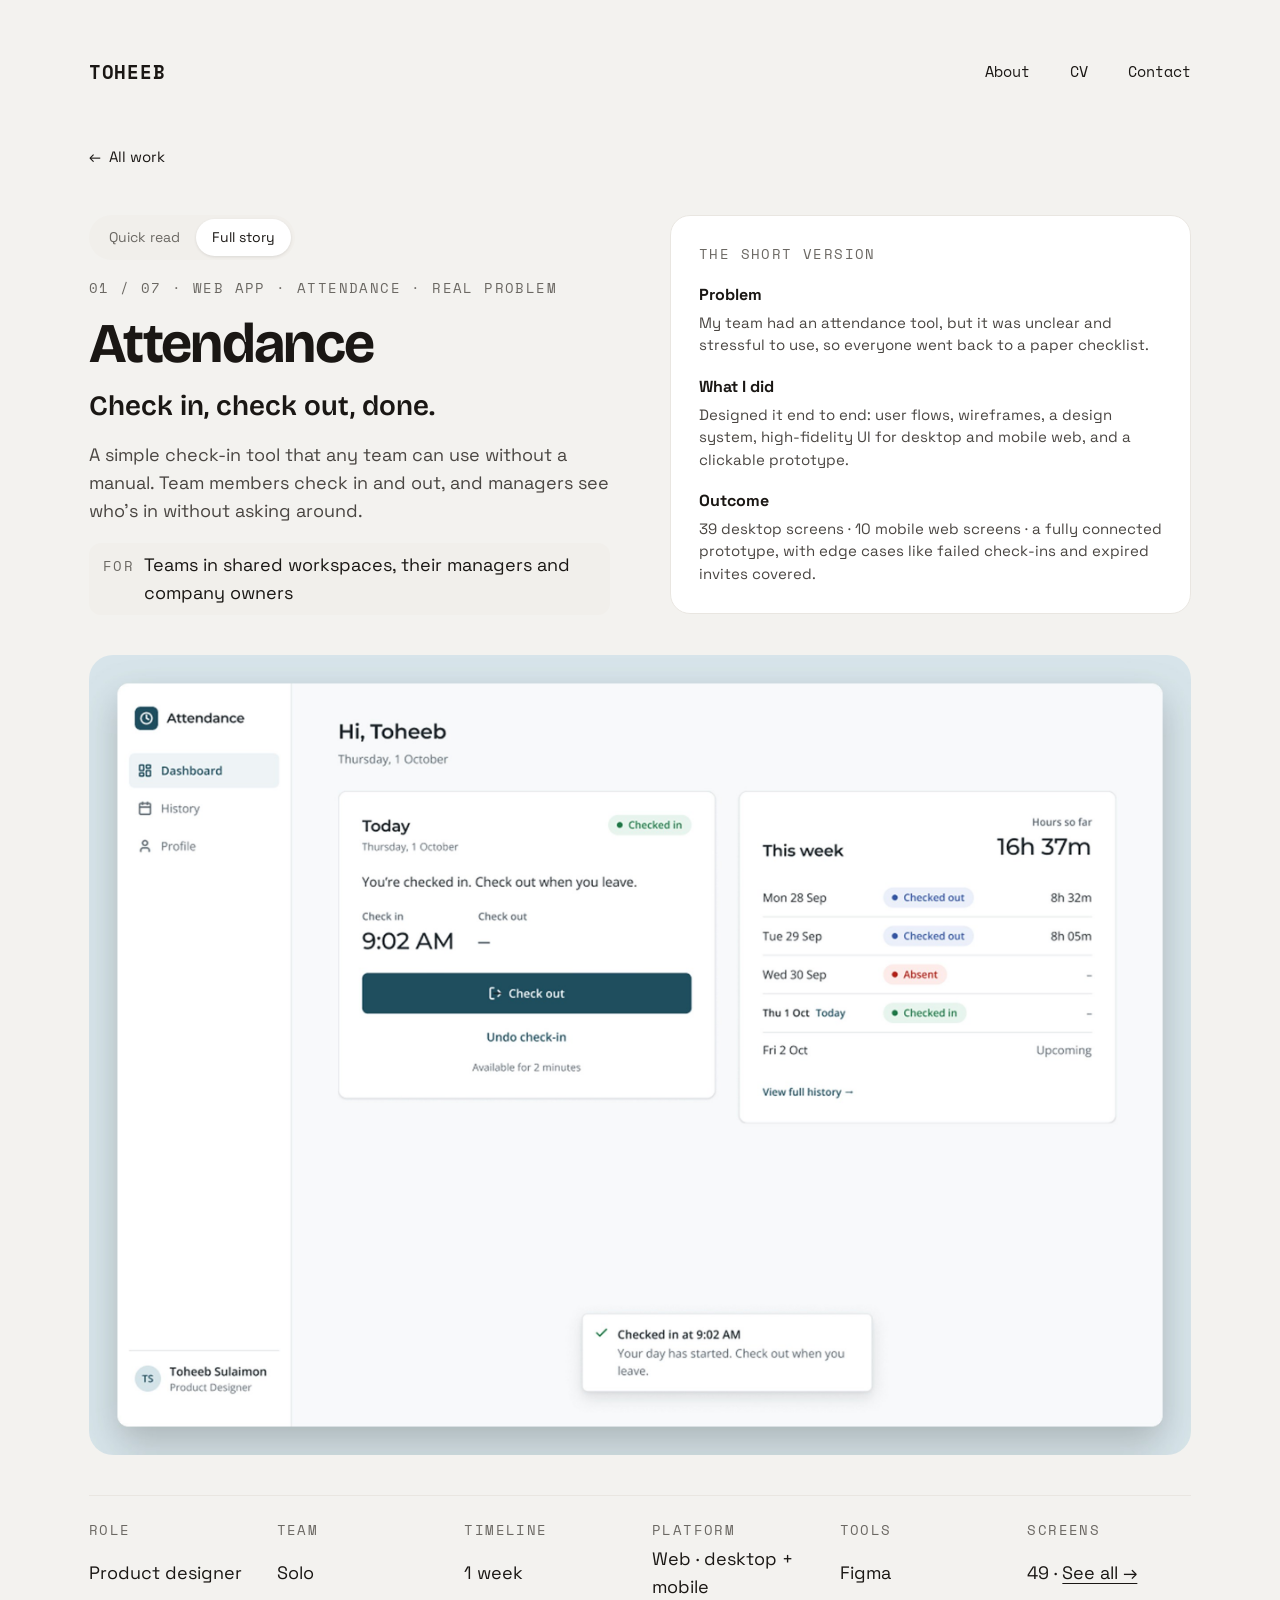
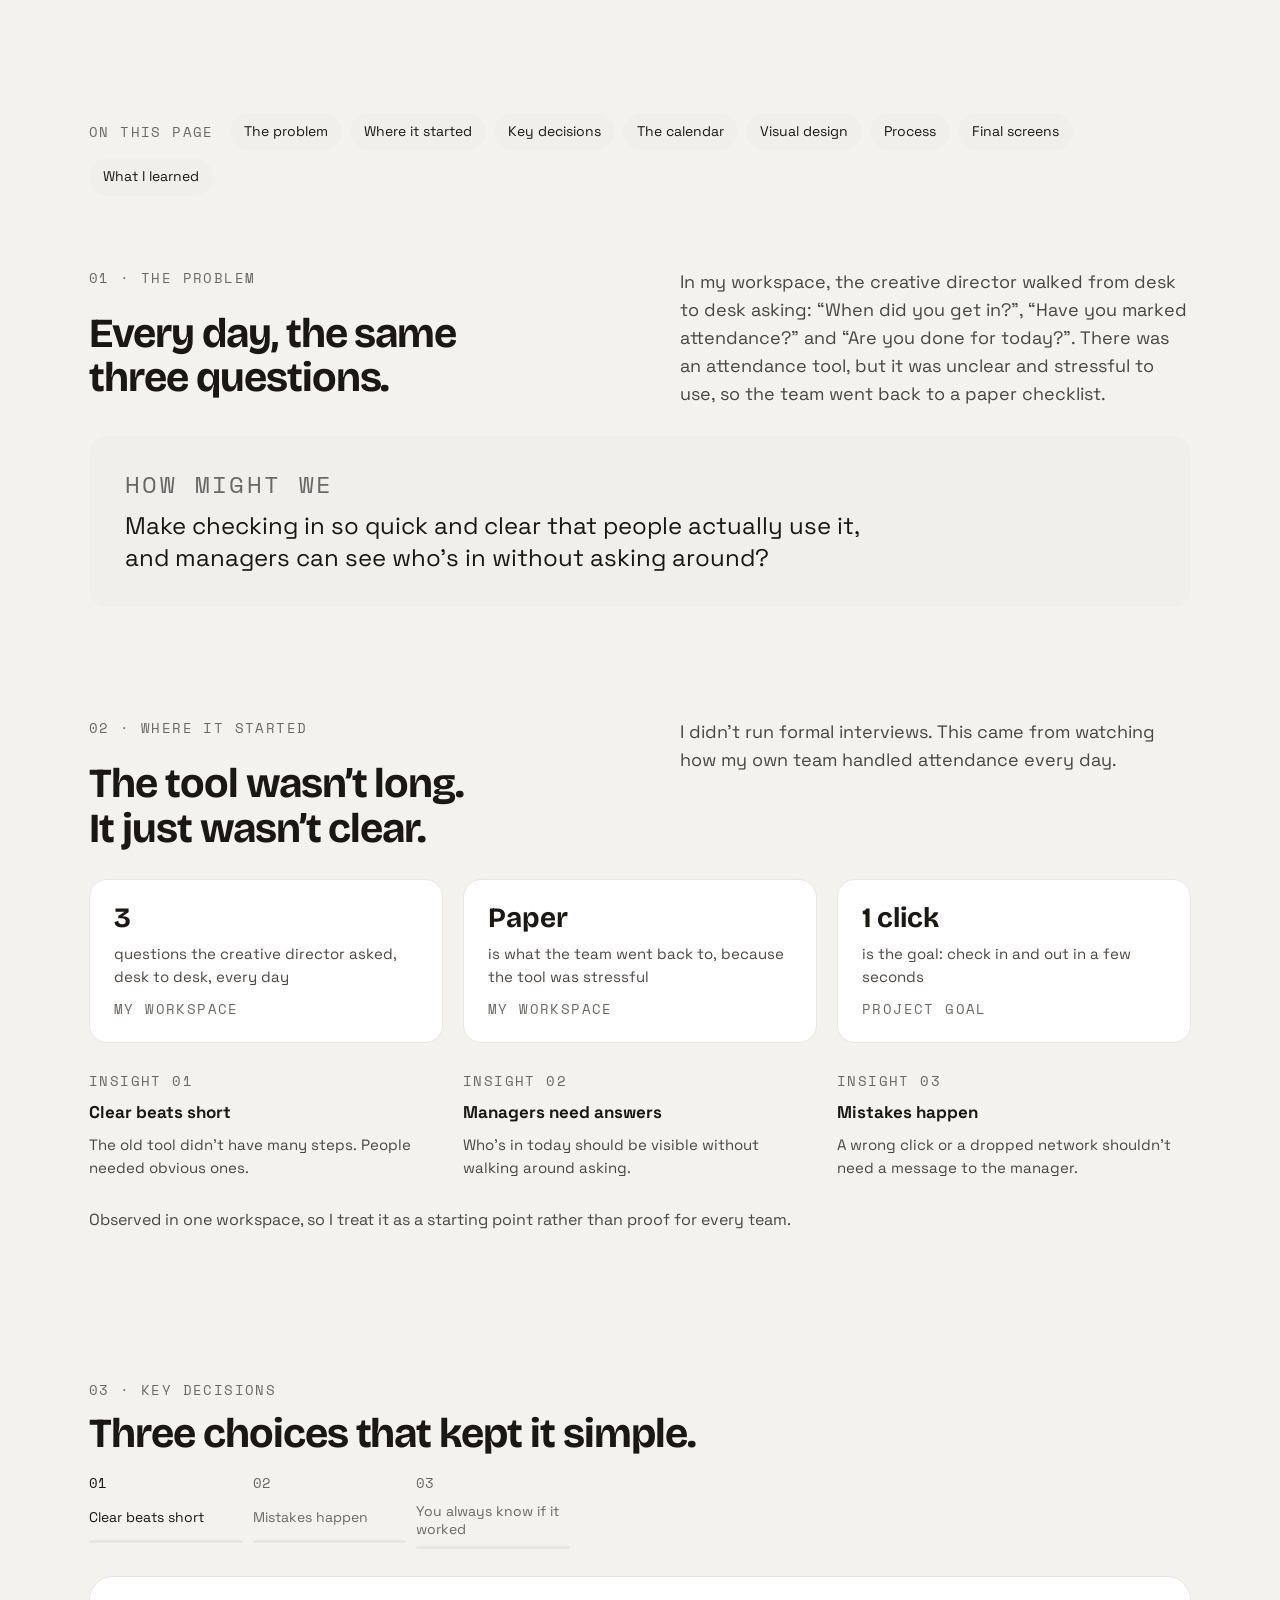
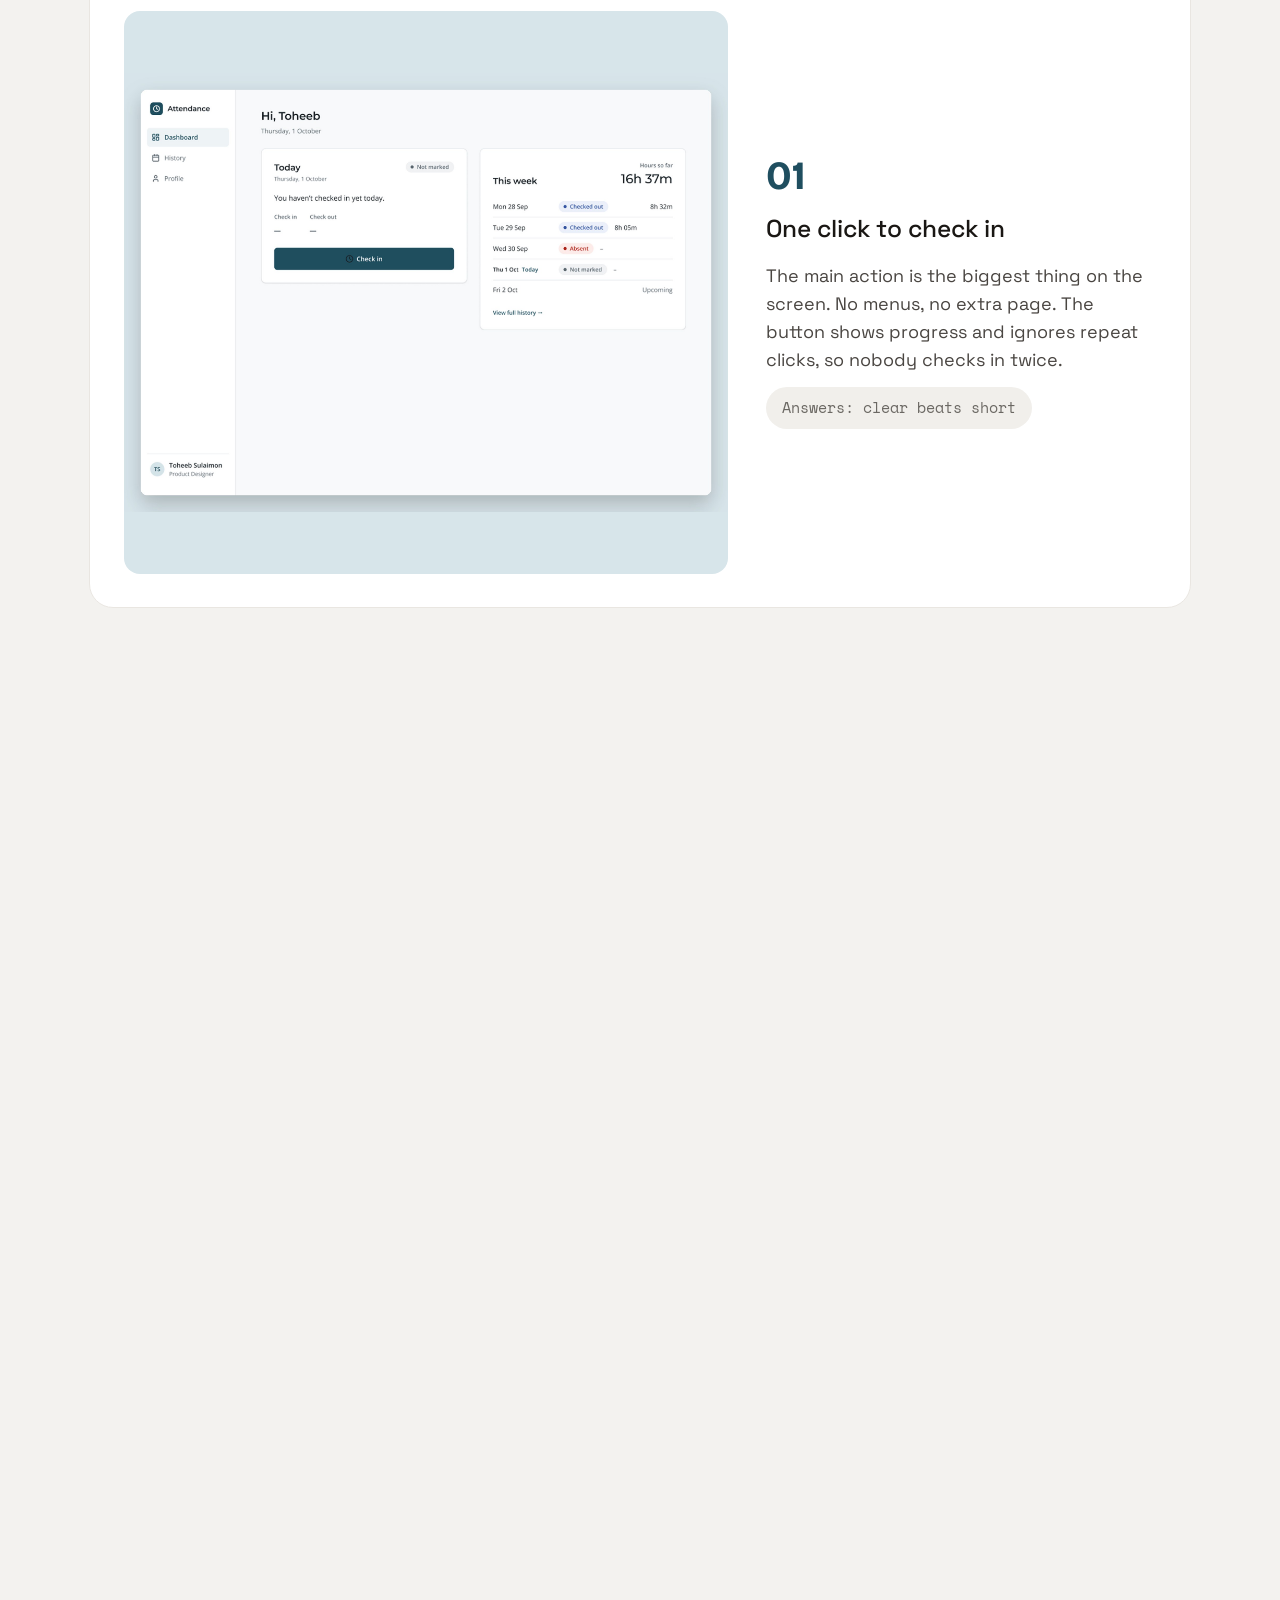
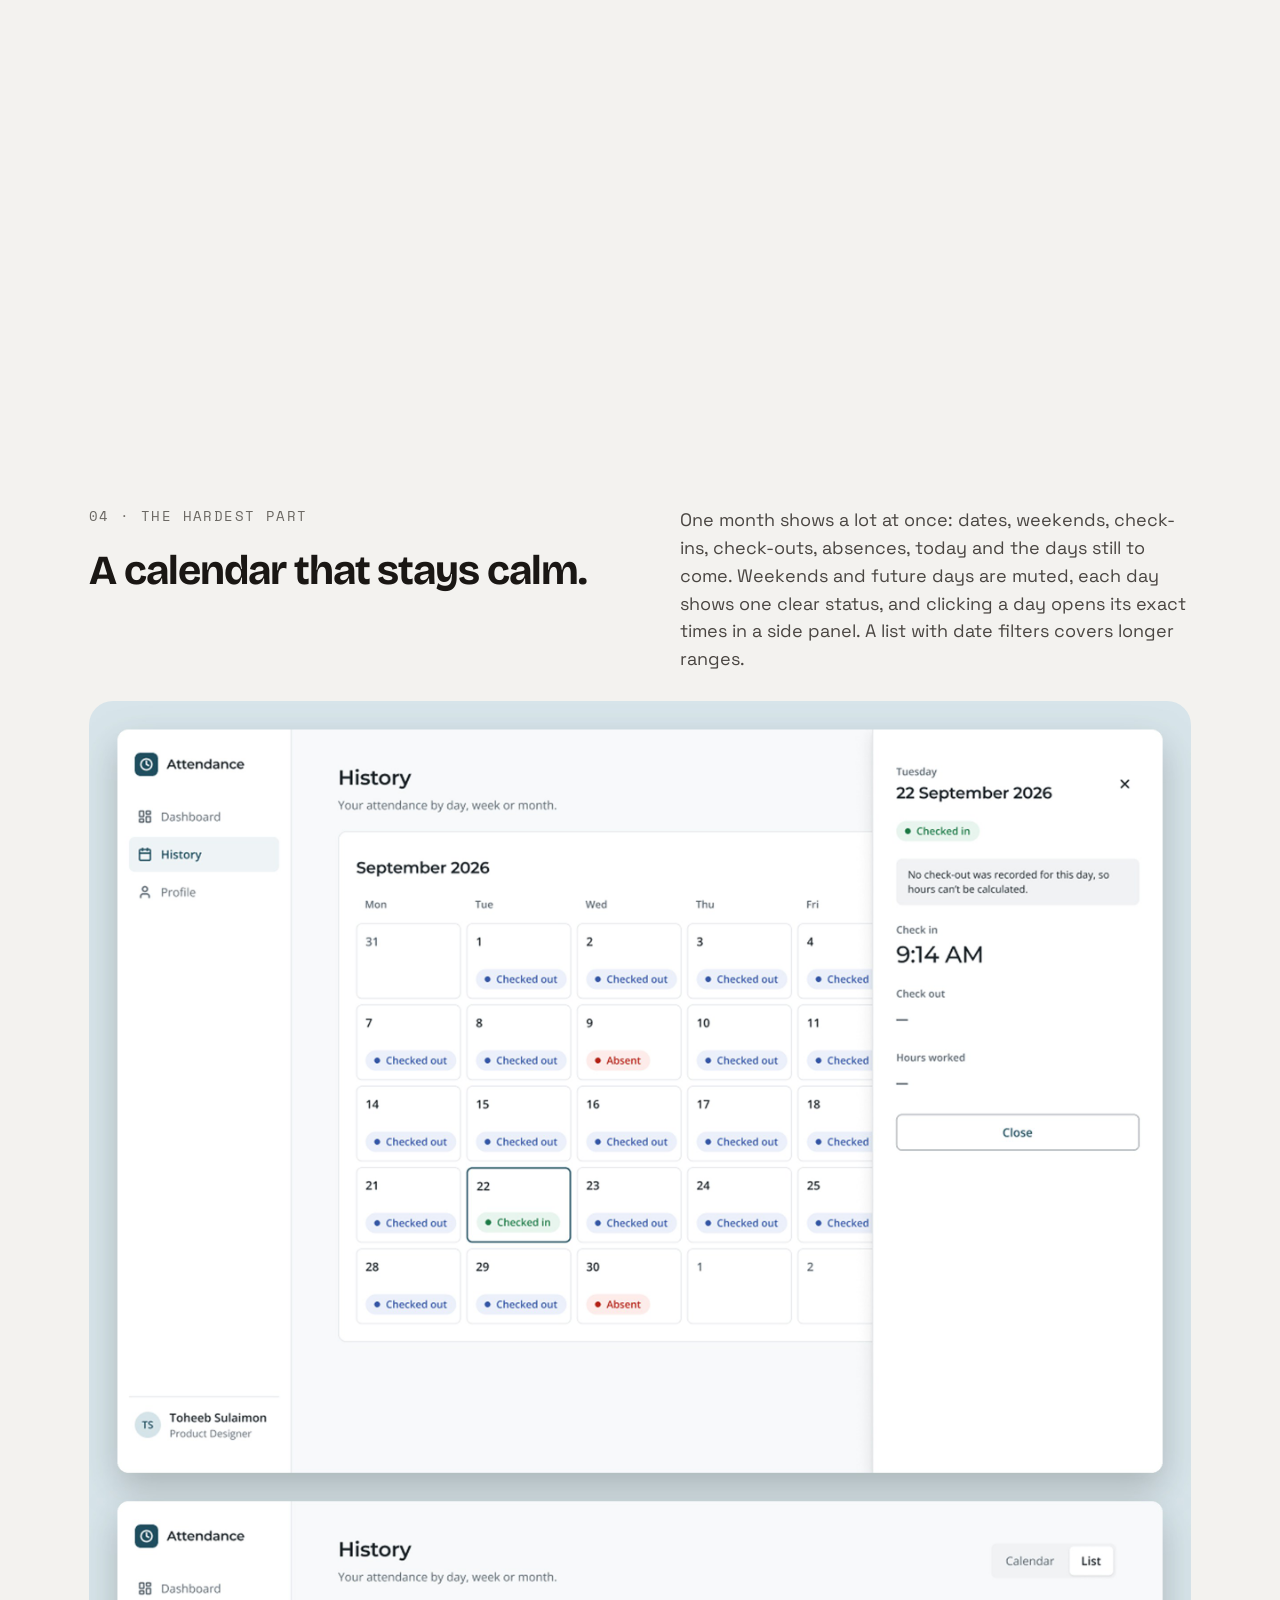
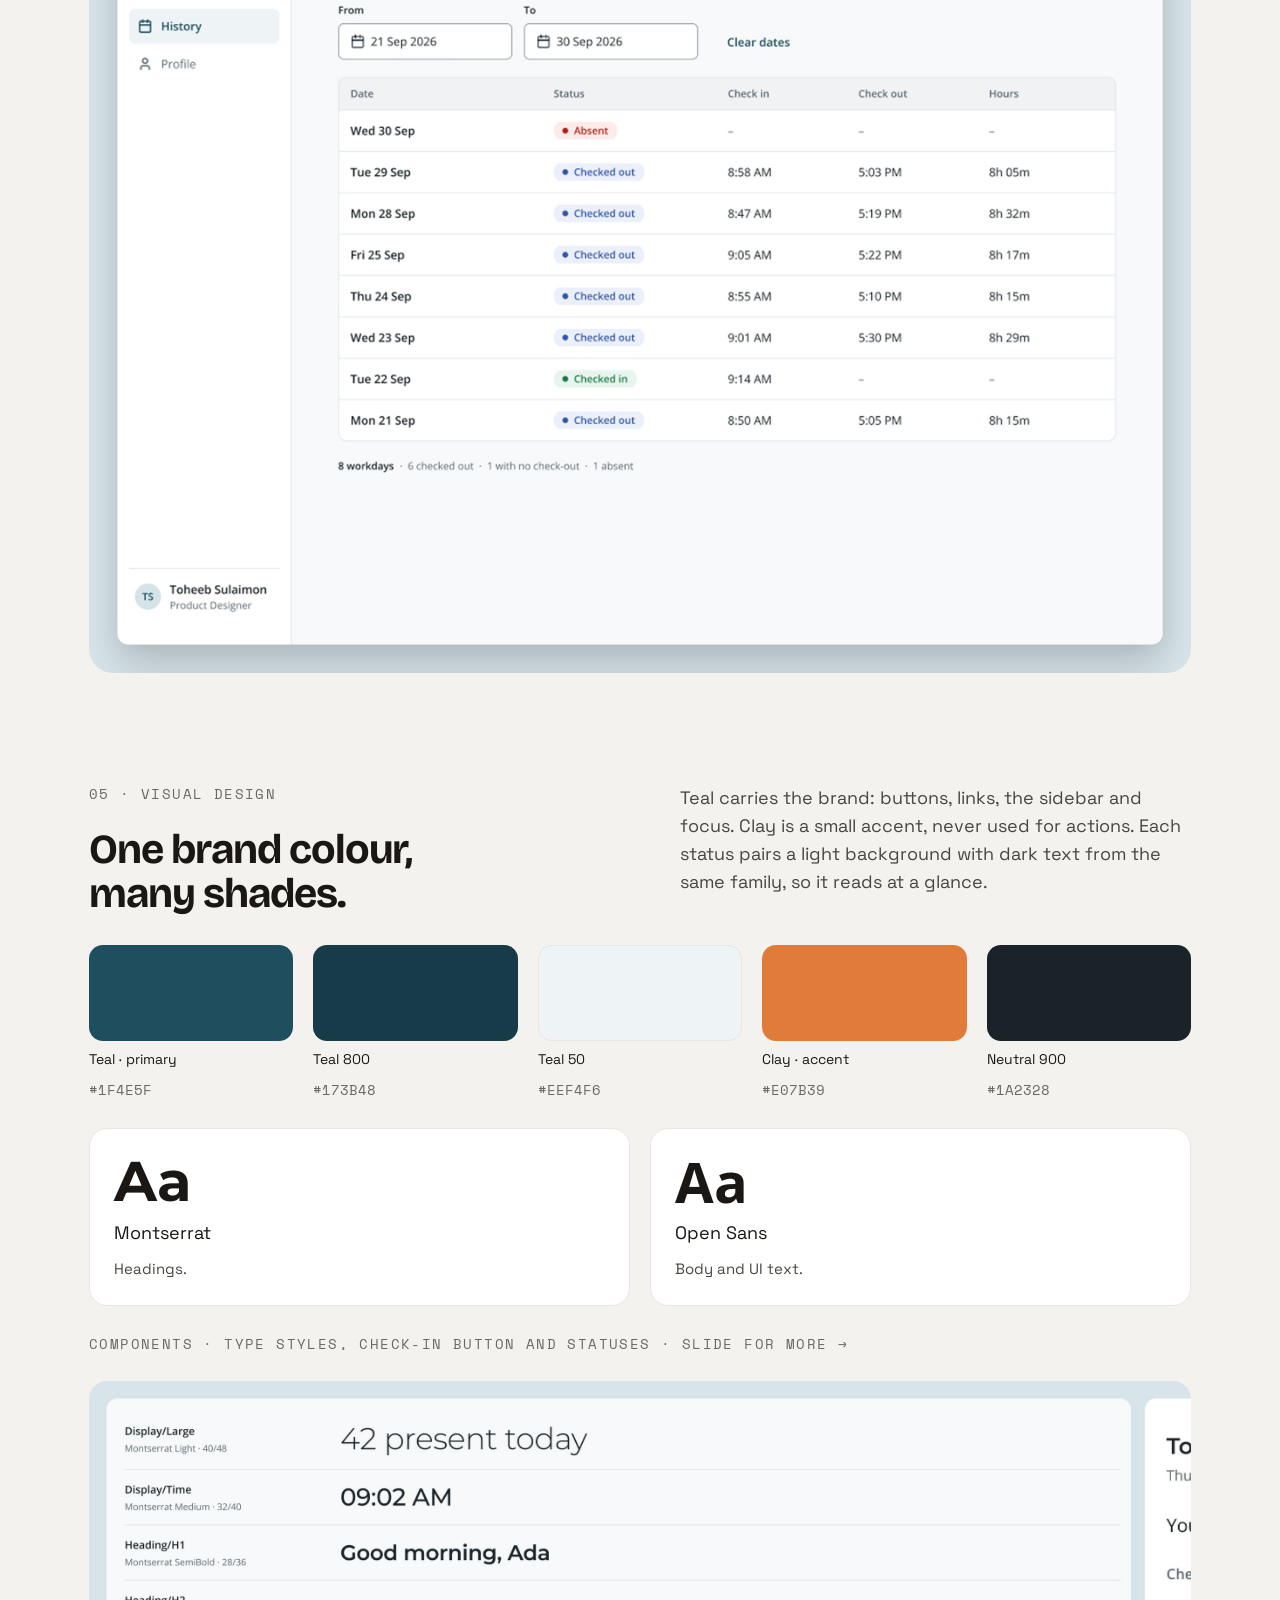
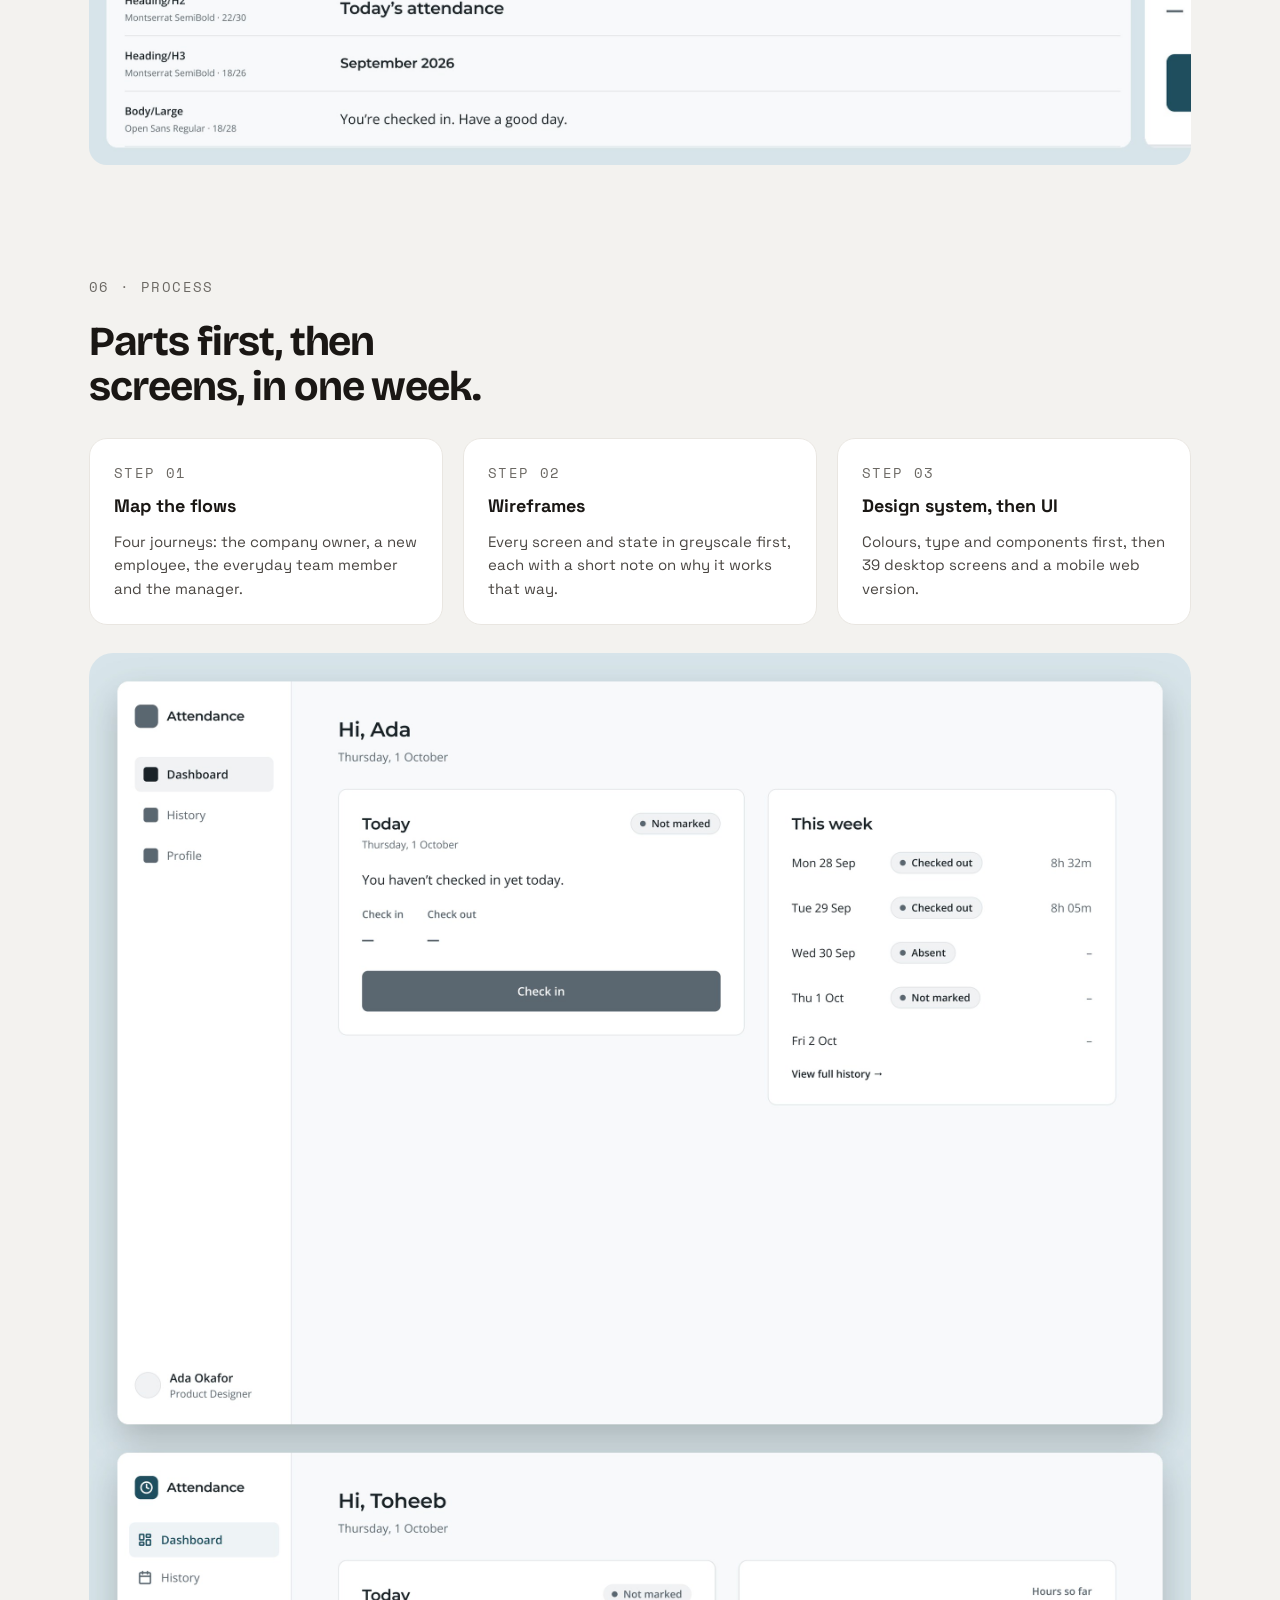
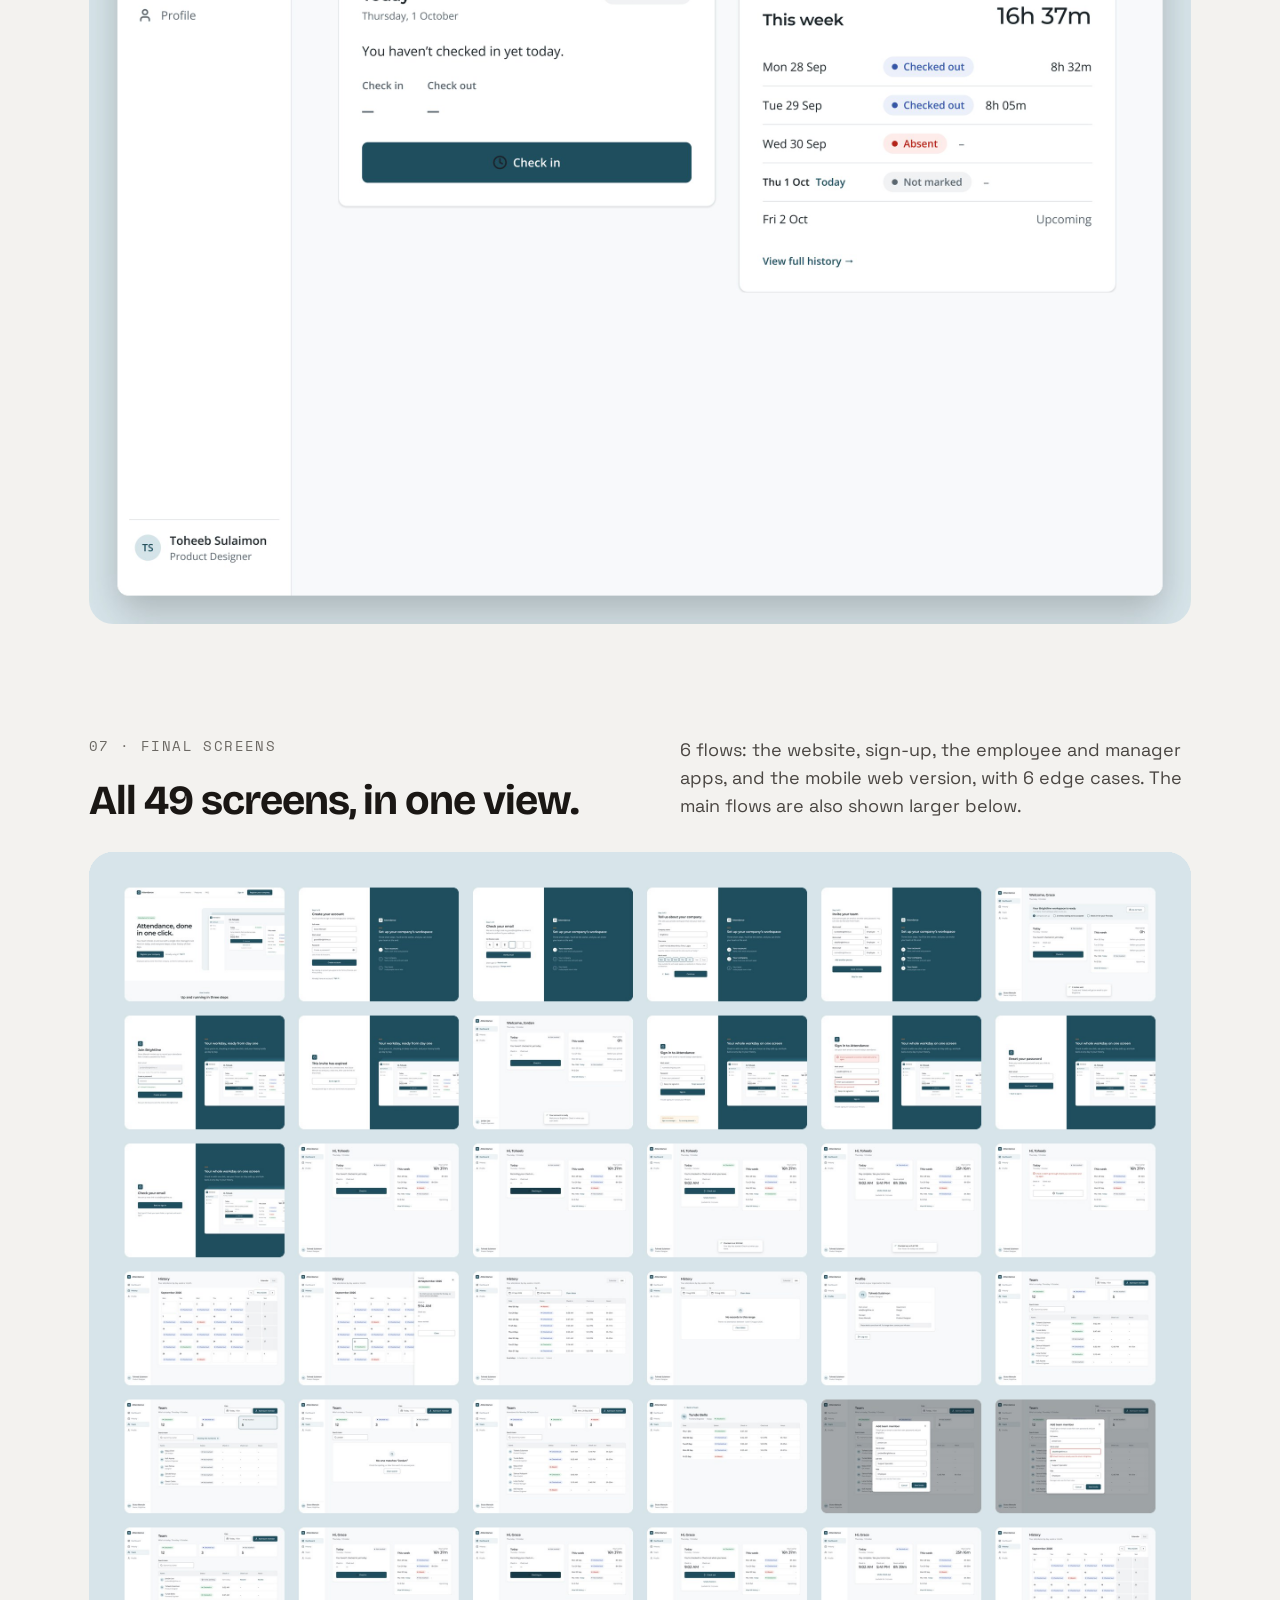
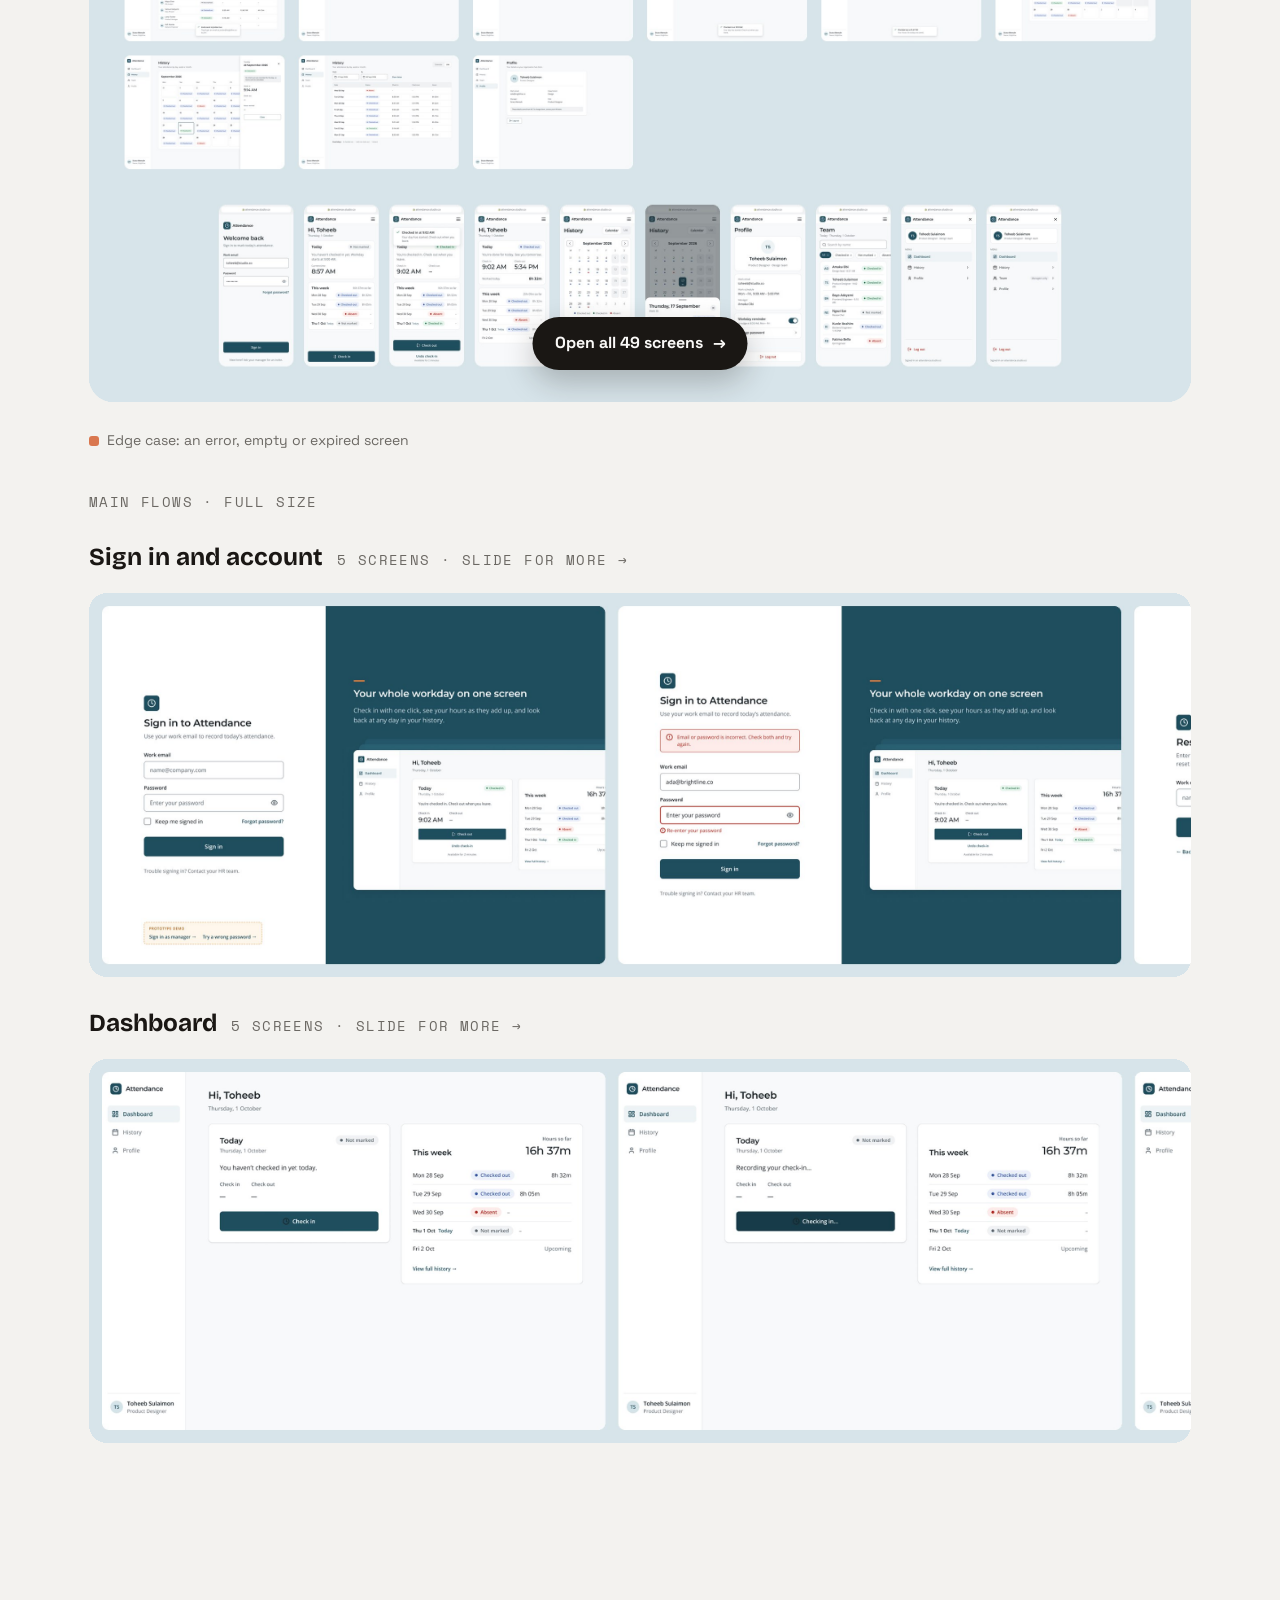
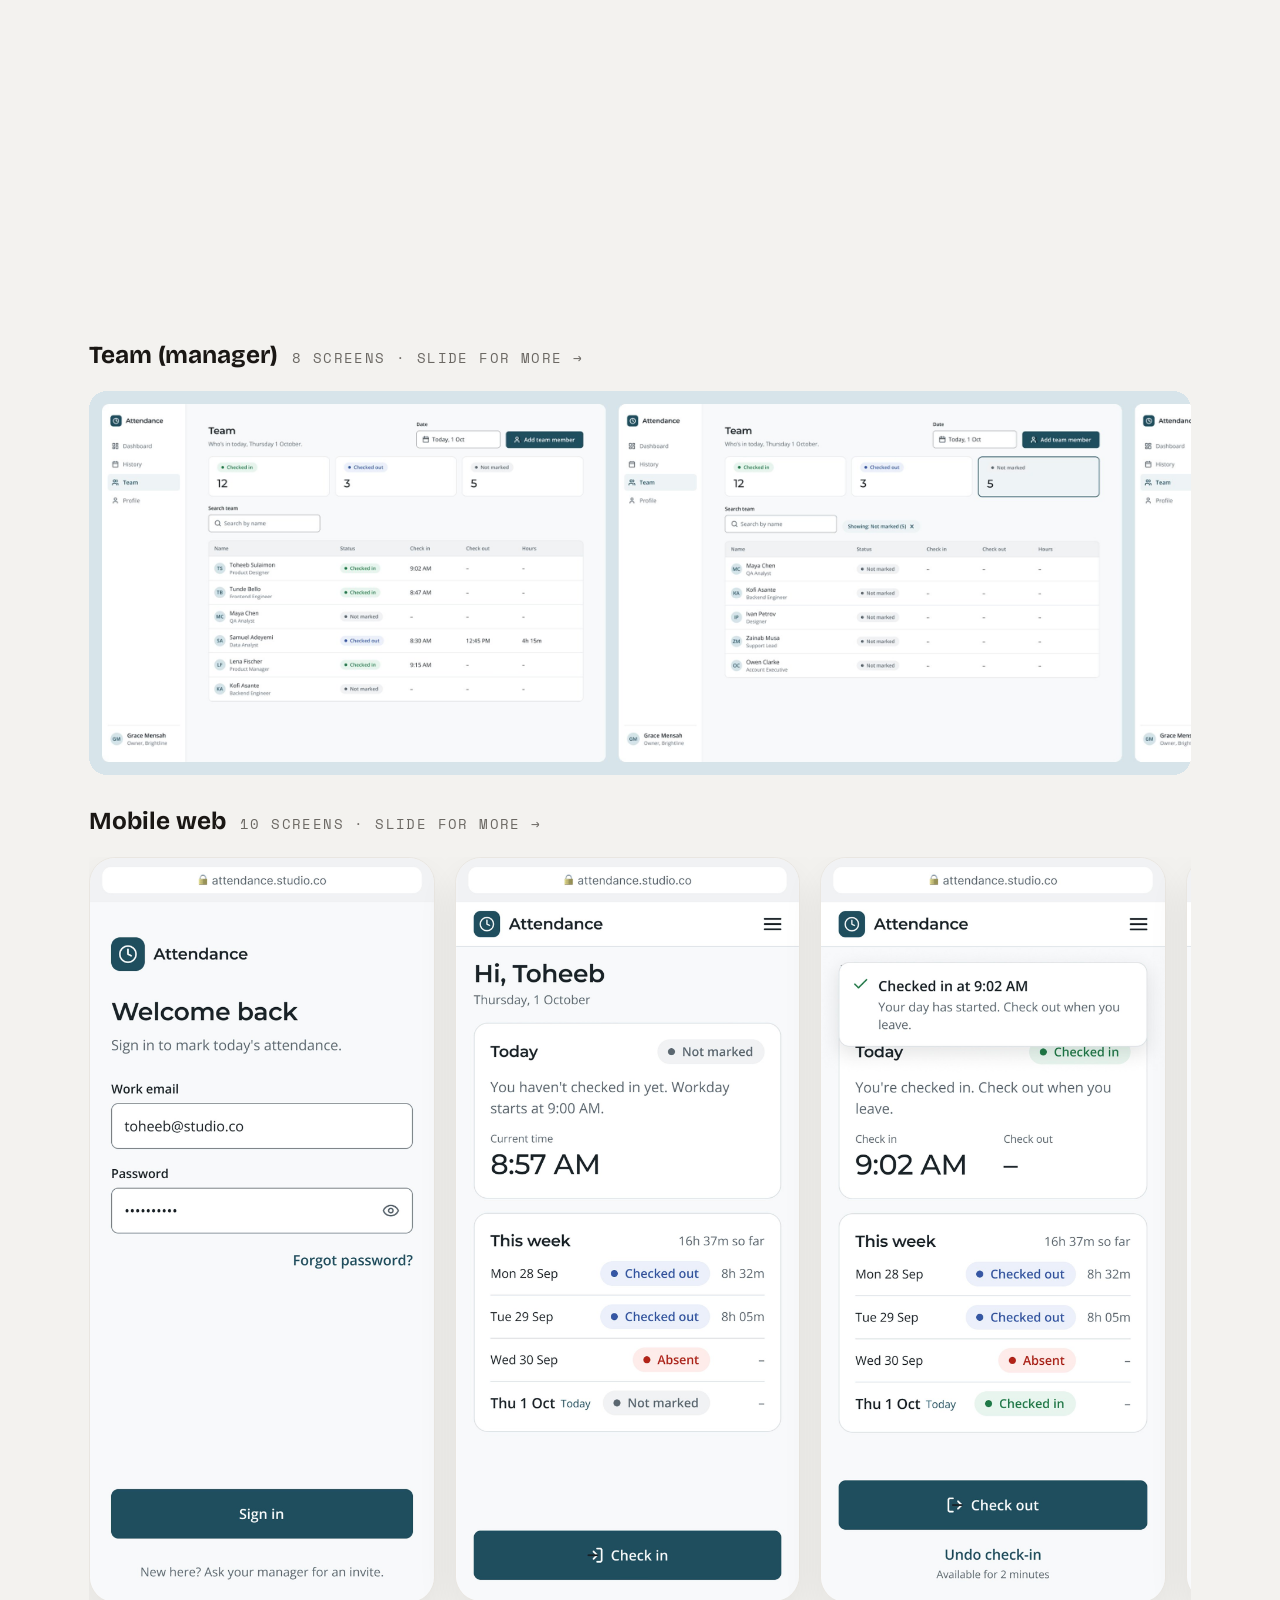
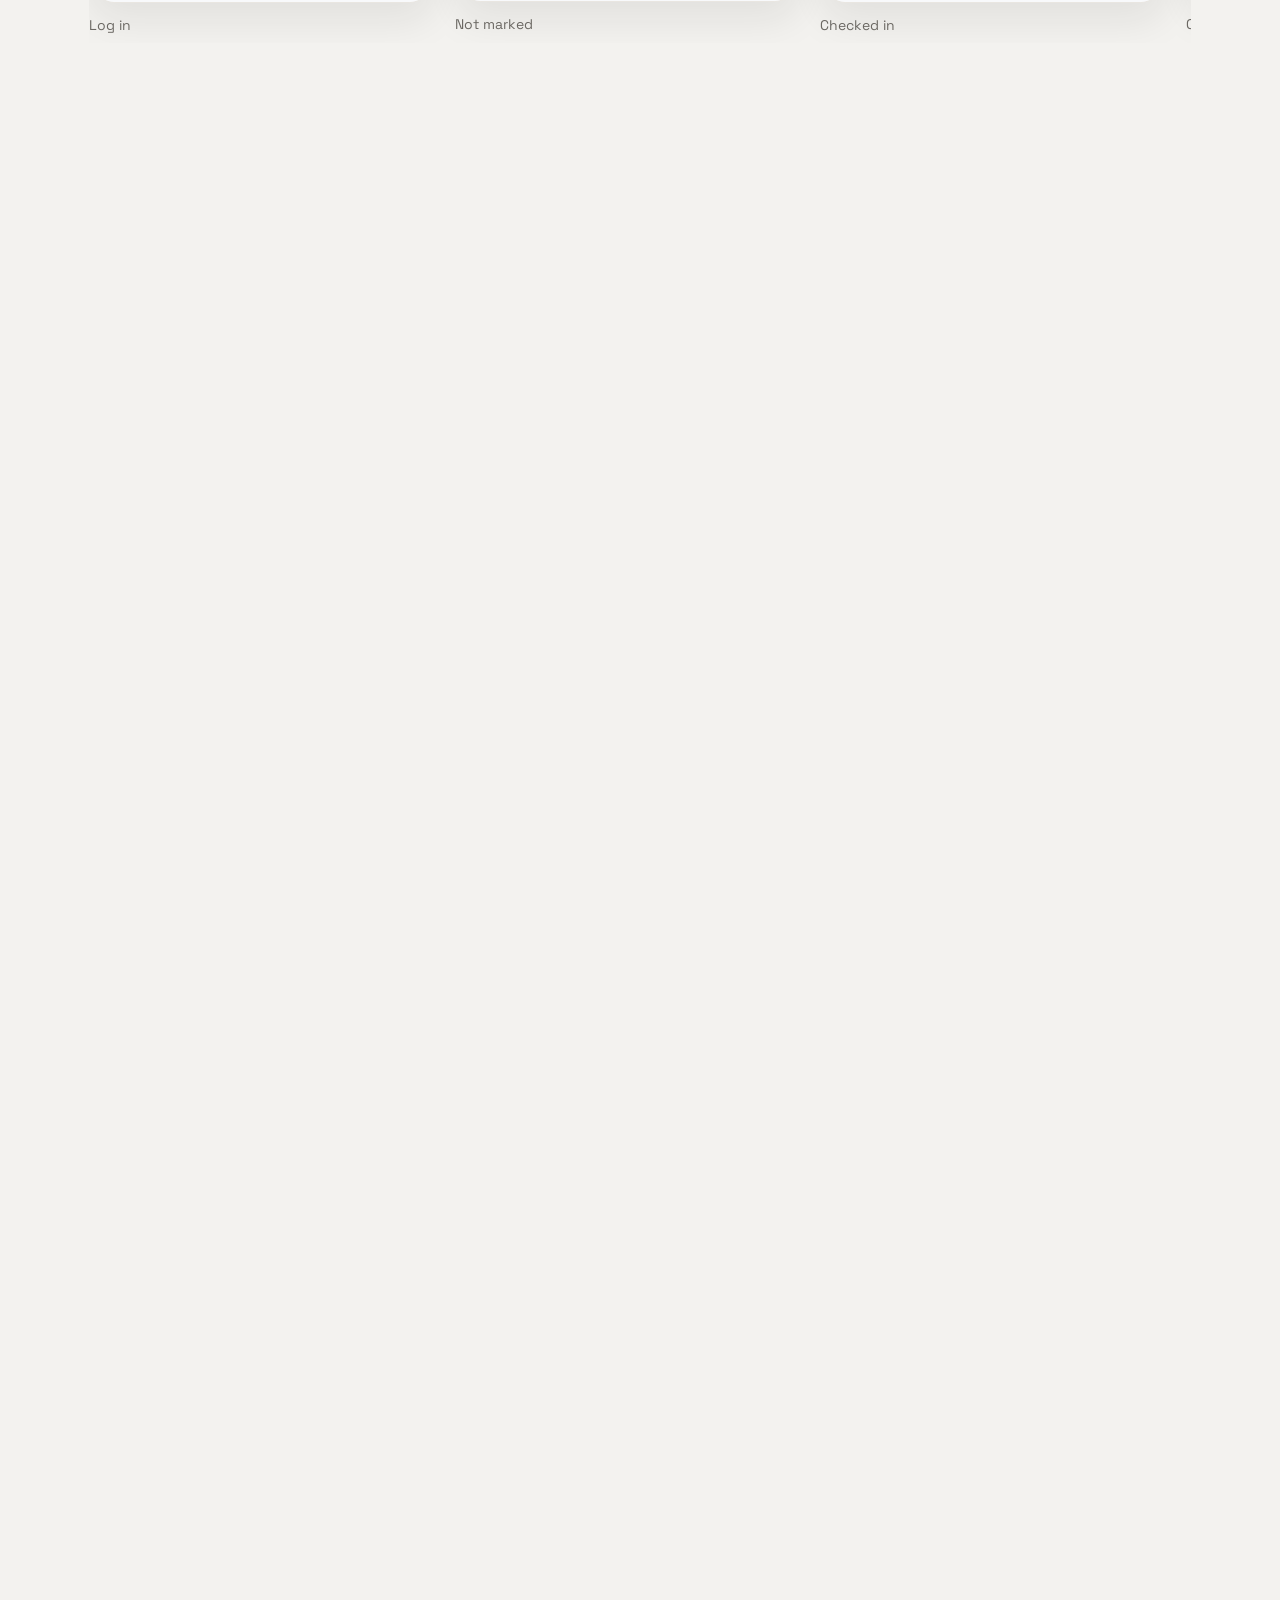
<file: attendance.html>
<!doctype html>
<html lang="en">
<head>
<meta charset="utf-8">
<meta name="viewport" content="width=device-width, initial-scale=1, viewport-fit=cover">
<title>Attendance · Toheeb</title>
<meta name="description" content="Case study: a one-click attendance tool born from a real problem at my workspace.">
<meta property="og:type" content="website">
<meta property="og:title" content="Attendance · Toheeb">
<meta property="og:description" content="Case study: a one-click attendance tool born from a real problem at my workspace.">
<meta name="twitter:card" content="summary">
<link rel="icon" href="favicon.svg" type="image/svg+xml">
<meta name="theme-color" content="#F3F2EF">
<link rel="preconnect" href="https://fonts.googleapis.com">
<link rel="preconnect" href="https://fonts.gstatic.com" crossorigin>
<link rel="stylesheet" href="https://fonts.googleapis.com/css2?family=Bricolage+Grotesque:opsz,wght@12..96,600;12..96,700;12..96,800&family=Instrument+Serif:ital@1&family=Space+Grotesk:wght@400;500;700&family=Space+Mono:wght@400;700&family=Montserrat:wght@700&family=Open+Sans:wght@700&display=swap">
<link rel="stylesheet" href="css/style.css">
<link rel="stylesheet" href="css/viewer.css">
<link rel="stylesheet" href="css/case.css">
<style>:root { --proj: var(--p-att); --tint: var(--t-att); }</style>
</head>
<body>
<header class="site-head">
  <div class="wrap">
    <a class="logo" href="index.html">TOHEEB</a>
    <nav class="nav" aria-label="Main">
      <a href="about.html">About</a>
      <a href="https://docs.google.com/document/d/1FTQwIDMbJTH2n3hDwcGk9VsAi0eCIkIrzyoSCxBQKmU/view" target="_blank" rel="noopener">CV</a>
      <a href="contact.html">Contact</a>
    </nav>
    <button class="menu-btn" id="menuOpen" aria-label="Open menu"><svg width="24" height="24" viewBox="0 0 24 24" fill="none" aria-hidden="true"><path d="M4 8h16M4 16h16" stroke="currentColor" stroke-width="1.8" stroke-linecap="round"/></svg></button>
  </div>
</header>

<main>
  <section class="wrap cs-hero">
    <a class="back" href="work.html"><span class="arrow">←</span> All work</a>
    <div class="cs-top">
      <div class="cs-intro">
        <div class="mode" role="group" aria-label="Reading mode"><button type="button" data-mode="quick" aria-pressed="false">Quick read</button><button type="button" data-mode="full" aria-pressed="true">Full story</button></div>
        <p class="label">01 / 07 · Web app · Attendance · Real problem</p>
        <h1 class="cs-title">Attendance</h1>
        <p class="cs-sub">Check in, check out, done.</p>
        <p class="cs-lead">A simple check-in tool that any team can use without a manual. Team members check in and out, and managers see who’s in without asking around.</p>
        <p class="for"><span class="label">For</span><span>Teams in shared workspaces, their managers and company owners</span></p>
      </div>
      <aside class="short">
        <p class="label">The short version</p>
        <dl>
          <div><dt>Problem</dt><dd>My team had an attendance tool, but it was unclear and stressful to use, so everyone went back to a paper checklist.</dd></div>
          <div><dt>What I did</dt><dd>Designed it end to end: user flows, wireframes, a design system, high-fidelity UI for desktop and mobile web, and a clickable prototype.</dd></div>
          <div><dt>Outcome</dt><dd>39 desktop screens · 10 mobile web screens · a fully connected prototype, with edge cases like failed check-ins and expired invites covered.</dd></div>
        </dl>
      </aside>
    </div>
    <figure class="figure" style="margin:0"><img src="img/att-hero.jpg" alt="Attendance dashboard after checking in" width="1860" height="1350"></figure>
    <div class="facts">
      <div><span class="label">Role</span><span>Product designer</span></div>
      <div><span class="label">Team</span><span>Solo</span></div>
      <div><span class="label">Timeline</span><span>1 week</span></div>
      <div><span class="label">Platform</span><span>Web · desktop + mobile</span></div>
      <div><span class="label">Tools</span><span>Figma</span></div>
      <div><span class="label">Screens</span><span>49 · <a href="#screens" data-open-screens>See all →</a></span></div>
    </div>
  </section>

  <div class="wrap cs-body">
    <nav class="chapters" aria-label="On this page">
      <span class="label">On this page</span>
      <a href="#problem">The problem</a><a href="#started">Where it started</a><a href="#decisions">Key decisions</a><a href="#calendar">The calendar</a><a href="#visual">Visual design</a><a href="#process" data-only="full">Process</a><a href="#screens" data-only="full">Final screens</a><a href="#learned" data-only="full">What I learned</a><a href="#key-screens" data-only="quick">Final screens</a><a href="#screens" data-only="quick" data-open-screens>All 49 screens</a>
    </nav>

    <div class="sections">
      <section class="sec" id="problem">
        <div class="sec__intro" data-reveal>
          <div class="sec__title"><p class="label">01 · The problem</p><h2>Every day, the same three questions.</h2></div>
          <div class="sec__text" data-only="full"><p>In my workspace, the creative director walked from desk to desk asking: “When did you get in?”, “Have you marked attendance?” and “Are you done for today?”. There was an attendance tool, but it was unclear and stressful to use, so the team went back to a paper checklist.</p></div>
        </div>
        <div class="callout" data-reveal><p class="label">How might we</p><p>Make checking in so quick and clear that people actually use it, and managers can see who’s in without asking around?</p></div>
      </section>

      <section class="sec" id="started">
        <div class="sec__intro" data-reveal>
          <div class="sec__title"><p class="label">02 · Where it started</p><h2>The tool wasn’t long. It just wasn’t clear.</h2></div>
          <div class="sec__text" data-only="full"><p>I didn’t run formal interviews. This came from watching how my own team handled attendance every day.</p></div>
        </div>
        <div class="cards cards--3" data-reveal>
          <div class="card stat"><b>3</b><p>questions the creative director asked, desk to desk, every day</p><span class="label">My workspace</span></div>
          <div class="card stat"><b>Paper</b><p>is what the team went back to, because the tool was stressful</p><span class="label">My workspace</span></div>
          <div class="card stat"><b>1 click</b><p>is the goal: check in and out in a few seconds</p><span class="label">Project goal</span></div>
        </div>
        <div class="cards cards--3" data-reveal data-only="full">
          <div class="insight"><span class="label">Insight 01</span><h3>Clear beats short</h3><p>The old tool didn’t have many steps. People needed obvious ones.</p></div>
          <div class="insight"><span class="label">Insight 02</span><h3>Managers need answers</h3><p>Who’s in today should be visible without walking around asking.</p></div>
          <div class="insight"><span class="label">Insight 03</span><h3>Mistakes happen</h3><p>A wrong click or a dropped network shouldn’t need a message to the manager.</p></div>
        </div>
        <p class="note" data-only="full">Observed in one workspace, so I treat it as a starting point rather than proof for every team.</p>
      </section>

      <section class="sec decisions" id="decisions">
        <div class="dec-track">
          <div class="dec-pin">
            <div class="dec-head">
              <div class="sec__title"><p class="label">03 · Key decisions</p><h2>Three choices that kept it simple.</h2></div>
              <div class="dec-steps" aria-hidden="true"><button type="button" class="dec-step is-active" data-step="0" tabindex="-1"><span class="dec-step__n">01</span><span class="dec-step__t">Clear beats short</span><i><b></b></i></button><button type="button" class="dec-step" data-step="1" tabindex="-1"><span class="dec-step__n">02</span><span class="dec-step__t">Mistakes happen</span><i><b></b></i></button><button type="button" class="dec-step" data-step="2" tabindex="-1"><span class="dec-step__n">03</span><span class="dec-step__t">You always know if it worked</span><i><b></b></i></button></div>
            </div>
            <div class="dec-stage">
            <article class="decision is-active" data-i="0">
          <div class="figure"><img src="img/att-dec-1.jpg" alt="Dashboard before checking in, with one large Check in button" loading="lazy" width="1621" height="1179"></div>
          <div class="decision__text"><span class="decision__num">01</span><h3>One click to check in</h3><p>The main action is the biggest thing on the screen. No menus, no extra page. The button shows progress and ignores repeat clicks, so nobody checks in twice.</p><span class="answers" data-only="full">Answers: clear beats short</span></div>
        </article>
            <article class="decision" data-i="1">
          <div class="figure"><img src="img/att-dec-2.jpg" alt="Dashboard after checking in, with an Undo option" loading="lazy" width="1621" height="1179"></div>
          <div class="decision__text"><span class="decision__num">02</span><h3>Undo for 2 minutes</h3><p>People click by mistake. Instead of messaging a manager, they can undo it themselves. Undo replaces a confirm dialog, so the normal path stays one click.</p><span class="answers" data-only="full">Answers: mistakes happen</span></div>
        </article>
            <article class="decision" data-i="2">
          <div class="figure"><img src="img/att-dec-3.jpg" alt="Dashboard showing a failed check-in with a Try again button" loading="lazy" width="1621" height="1179"></div>
          <div class="decision__text"><span class="decision__num">03</span><h3>Failures are never silent</h3><p>If the network drops, the card says so and offers Try again. The status doesn’t change until the server confirms, so there’s never a false check-in.</p><span class="answers" data-only="full">Answers: you always know if it worked</span></div>
        </article>
            </div>
          </div>
        </div>
      </section>

      <section class="sec" id="calendar">
        <div class="sec__intro" data-reveal>
          <div class="sec__title"><p class="label">04 · The hardest part</p><h2>A calendar that stays calm.</h2></div>
          <div class="sec__text"><p>One month shows a lot at once: dates, weekends, check-ins, check-outs, absences, today and the days still to come. Weekends and future days are muted, each day shows one clear status, and clicking a day opens its exact times in a side panel. A list with date filters covers longer ranges.</p></div>
        </div>
        <figure class="figure" style="margin:0" data-reveal><img src="img/att-calendar.jpg" alt="History: day details panel, and the list with a date range" loading="lazy" width="1736" height="2475"></figure>
      </section>

      <section class="sec" id="visual">
        <div class="sec__intro" data-reveal>
          <div class="sec__title"><p class="label">05 · Visual design</p><h2>One brand colour, many shades.</h2></div>
          <div class="sec__text"><p>Teal carries the brand: buttons, links, the sidebar and focus. Clay is a small accent, never used for actions. Each status pairs a light background with dark text from the same family, so it reads at a glance.</p></div>
        </div>
        <div class="swatches" data-reveal>
          <div><i style="background:#1F4E5F"></i>Teal · primary<span>#1F4E5F</span></div>
          <div><i style="background:#173B48"></i>Teal 800<span>#173B48</span></div>
          <div><i style="background:#EEF4F6;box-shadow:inset 0 0 0 1px var(--line)"></i>Teal 50<span>#EEF4F6</span></div>
          <div><i style="background:#E07B39"></i>Clay · accent<span>#E07B39</span></div>
          <div><i style="background:#1A2328"></i>Neutral 900<span>#1A2328</span></div>
        </div>
        <div class="typecards" data-reveal>
          <div class="card"><b style="font-family:Montserrat,var(--f-sans)">Aa</b><span style="font-size:18px">Montserrat</span><span style="font-size:15px;color:var(--ink-soft)">Headings.</span></div>
          <div class="card"><b style="font-family:'Open Sans',var(--f-sans)">Aa</b><span style="font-size:18px">Open Sans</span><span style="font-size:15px;color:var(--ink-soft)">Body and UI text.</span></div>
        </div>
        <p class="label">Components · type styles, check-in button and statuses · slide for more →</p>
        <div class="hscroll" data-drag data-reveal><img src="img/att-components.jpg" alt="Close-ups of the type styles, the check-in button and status chips" loading="lazy"></div>
      </section>

      <section class="sec" id="process" data-only="full">
        <div class="sec__intro" data-reveal><div class="sec__title"><p class="label">06 · Process</p><h2>Parts first, then screens, in one week.</h2></div></div>
        <div class="cards cards--3" data-reveal>
          <div class="card"><span class="label">Step 01</span><h3 style="font-size:18px">Map the flows</h3><p style="font-size:15px;color:var(--ink-soft)">Four journeys: the company owner, a new employee, the everyday team member and the manager.</p></div>
          <div class="card"><span class="label">Step 02</span><h3 style="font-size:18px">Wireframes</h3><p style="font-size:15px;color:var(--ink-soft)">Every screen and state in greyscale first, each with a short note on why it works that way.</p></div>
          <div class="card"><span class="label">Step 03</span><h3 style="font-size:18px">Design system, then UI</h3><p style="font-size:15px;color:var(--ink-soft)">Colours, type and components first, then 39 desktop screens and a mobile web version.</p></div>
        </div>
        <figure class="figure" style="margin:0" data-reveal><img src="img/att-wireframe.jpg" alt="The dashboard as a greyscale wireframe and as the final UI" loading="lazy" width="1736" height="2475"></figure>
      </section>

      <section class="sec" id="screens" data-only="full">
        <div class="sec__intro" data-reveal>
          <div class="sec__title"><p class="label">07 · Final screens</p><h2>All 49 screens, in one view.</h2></div>
          <div class="sec__text"><p>6 flows: the website, sign-up, the employee and manager apps, and the mobile web version, with 6 edge cases. The main flows are also shown larger below.</p></div>
        </div>
        <figure class="figure wall" style="margin:0" data-reveal><a href="#screens" data-open-screens data-cursor="View" aria-label="Open all 49 screens"><img src="img/att-wall.jpg" alt="All 49 Attendance screens arranged by flow" loading="lazy" width="2480" height="2588"><span class="wall__cta">Open all 49 screens <span class="arrow">→</span></span></a></figure>
        <p class="legend"><i></i>Edge case: an error, empty or expired screen</p>
        <p class="label" style="margin-top:12px">Main flows · full size</p>
        <div class="flow" data-reveal><div class="flow__head"><h3>Sign in and account</h3><span class="label">5 screens · slide for more →</span></div><div class="hscroll" data-drag><img src="img/att-flow-1.jpg" alt="Log in, wrong password, forgot password, link sent and profile screens" loading="lazy"></div></div>
        <div class="flow" data-reveal><div class="flow__head"><h3>Dashboard</h3><span class="label">5 screens · slide for more →</span></div><div class="hscroll" data-drag><img src="img/att-flow-2.jpg" alt="Dashboard: not marked, checking in, checked in, checked out and failed" loading="lazy"></div></div>
        <div class="flow" data-reveal><div class="flow__head"><h3>History</h3><span class="label">4 screens · slide for more →</span></div><div class="hscroll" data-drag><img src="img/att-flow-3.jpg" alt="History: month calendar, day details, list with date range and empty range" loading="lazy"></div></div>
        <div class="flow" data-reveal><div class="flow__head"><h3>Team (manager)</h3><span class="label">8 screens · slide for more →</span></div><div class="hscroll" data-drag><img src="img/att-flow-4.jpg" alt="Manager team screens: today, filters, no results, past dates, one employee, add member, email in use, invite pending" loading="lazy"></div></div>
        <div class="flow" data-reveal><div class="flow__head"><h3>Mobile web</h3><span class="label">10 screens · slide for more →</span></div><div class="srow srow--m" data-drag><figure class="tile tile--m"><img src="img/att-screens/s40.jpg" alt="Mobile web: Log in" loading="lazy" width="780" height="1688"><figcaption>Log in</figcaption></figure><figure class="tile tile--m"><img src="img/att-screens/s41.jpg" alt="Mobile web: Not marked" loading="lazy" width="780" height="1688"><figcaption>Not marked</figcaption></figure><figure class="tile tile--m"><img src="img/att-screens/s42.jpg" alt="Mobile web: Checked in" loading="lazy" width="780" height="1688"><figcaption>Checked in</figcaption></figure><figure class="tile tile--m"><img src="img/att-screens/s43.jpg" alt="Mobile web: Checked out" loading="lazy" width="780" height="1688"><figcaption>Checked out</figcaption></figure><figure class="tile tile--m"><img src="img/att-screens/s44.jpg" alt="Mobile web: History" loading="lazy" width="780" height="1688"><figcaption>History</figcaption></figure><figure class="tile tile--m"><img src="img/att-screens/s45.jpg" alt="Mobile web: Day details" loading="lazy" width="780" height="1688"><figcaption>Day details</figcaption></figure><figure class="tile tile--m"><img src="img/att-screens/s46.jpg" alt="Mobile web: Profile" loading="lazy" width="780" height="1688"><figcaption>Profile</figcaption></figure><figure class="tile tile--m"><img src="img/att-screens/s47.jpg" alt="Mobile web: Team today" loading="lazy" width="780" height="1688"><figcaption>Team today</figcaption></figure><figure class="tile tile--m"><img src="img/att-screens/s48.jpg" alt="Mobile web: Menu · team member" loading="lazy" width="780" height="1688"><figcaption>Menu · team member</figcaption></figure><figure class="tile tile--m"><img src="img/att-screens/s49.jpg" alt="Mobile web: Menu · manager" loading="lazy" width="780" height="1688"><figcaption>Menu · manager</figcaption></figure></div></div>
      </section>


      <section class="sec" id="key-screens" data-only="quick">
        <div class="sec__intro" data-reveal>
          <div class="sec__title"><p class="label">06 · Final screens</p><h2>49 screens, one calm system.</h2></div>
          <div class="sec__text"><p>A few key screens at full size. The full story has all 49.</p></div>
        </div>
        <div class="flow" data-reveal><div class="flow__head"><h3>Desktop</h3><span class="label">6 screens · slide for more →</span></div><div class="srow srow--d" data-drag><figure class="tile tile--d"><div class="tile__win"><img src="img/att-screens/s14.jpg" alt="Desktop: Not marked" loading="lazy" width="1600" height="1138"></div><figcaption>Not marked</figcaption></figure><figure class="tile tile--d"><div class="tile__win"><img src="img/att-screens/s16.jpg" alt="Desktop: Checked in" loading="lazy" width="1600" height="1138"></div><figcaption>Checked in</figcaption></figure><figure class="tile tile--d"><div class="tile__win"><img src="img/att-screens/s18.jpg" alt="Desktop: Check-in failed" loading="lazy" width="1600" height="1138"></div><figcaption>Check-in failed</figcaption></figure><figure class="tile tile--d"><div class="tile__win"><img src="img/att-screens/s20.jpg" alt="Desktop: Day details" loading="lazy" width="1600" height="1138"></div><figcaption>Day details</figcaption></figure><figure class="tile tile--d"><div class="tile__win"><img src="img/att-screens/s24.jpg" alt="Desktop: Team today" loading="lazy" width="1600" height="1138"></div><figcaption>Team today</figcaption></figure><figure class="tile tile--d"><div class="tile__win"><img src="img/att-screens/s10.jpg" alt="Desktop: Log in" loading="lazy" width="1600" height="1138"></div><figcaption>Log in</figcaption></figure></div></div>
        <div class="flow" data-reveal><div class="flow__head"><h3>Mobile web</h3><span class="label">4 screens · slide for more →</span></div><div class="srow srow--m" data-drag><figure class="tile tile--m"><img src="img/att-screens/s41.jpg" alt="Mobile web: Not marked" loading="lazy" width="780" height="1688"><figcaption>Not marked</figcaption></figure><figure class="tile tile--m"><img src="img/att-screens/s42.jpg" alt="Mobile web: Checked in" loading="lazy" width="780" height="1688"><figcaption>Checked in</figcaption></figure><figure class="tile tile--m"><img src="img/att-screens/s44.jpg" alt="Mobile web: History" loading="lazy" width="780" height="1688"><figcaption>History</figcaption></figure><figure class="tile tile--m"><img src="img/att-screens/s45.jpg" alt="Mobile web: Day details" loading="lazy" width="780" height="1688"><figcaption>Day details</figcaption></figure></div></div>
        <div class="more" data-reveal>
          <p class="label">Full story</p>
          <h2>Want the whole story?</h2>
          <p>The research behind it, the process, every screen and what I learned.</p>
          <div class="more__links"><button type="button" class="btn btn--secondary" data-mode="full" data-go="problem">Read the full story <span class="arrow">→</span></button><a class="text-link" href="#screens" data-open-screens>See all 49 screens</a></div>
        </div>
      </section>
      <section class="sec" id="learned" data-only="full">
        <div class="sec__intro" data-reveal><div class="sec__title"><p class="label">08 · What I learned</p><h2>What this project taught me.</h2></div></div>
        <div class="cards cards--4" data-reveal>
          <div class="card"><h3 style="font-size:19px">Simple is hard</h3><p style="font-size:15px;color:var(--ink-soft)">The calendar took more hours than any other screen. Making something look calm means deciding what to quiet down.</p></div>
          <div class="card"><h3 style="font-size:19px">Clear beats short</h3><p style="font-size:15px;color:var(--ink-soft)">People don’t need fewer steps as much as they need obvious ones.</p></div>
          <div class="card"><h3 style="font-size:19px">Design for the bad days</h3><p style="font-size:15px;color:var(--ink-soft)">Wrong passwords, failed check-ins, expired invites. That’s where people lose trust, so that’s where I spent the most care.</p></div>
          <div class="card"><h3 style="font-size:19px">What I’d do differently</h3><p style="font-size:15px;color:var(--ink-soft)">Add a gentle reminder on workdays for people who forget to check in when they arrive.</p></div>
        </div>
      </section>
    </div>

    <section class="next" data-reveal>
      <p class="label">Next project</p>
      <div class="next__row">
        <a class="next__img" href="fond.html" data-cursor="Next" aria-label="FOND case study"><img src="img/next-fond.jpg" alt="FOND app: Discover and Compatibility screens" loading="lazy" width="1456" height="840"></a>
        <div class="next__text">
          <h2>FOND</h2>
          <p class="tags">Mobile app · Concept</p>
          <p>Dating built on shared values, not looks.</p>
          <a class="text-link" href="fond.html">Read case study <span class="arrow">→</span></a>
        </div>
      </div>
    </section>
  </div>

  <footer class="wrap foot" id="contact">
    <section class="cta on-dark" data-reveal>
      <div class="cta__left">
        <p class="cta__eyebrow"><i></i>OPEN TO WORK · REMOTE</p>
        <h2>Let’s work together.</h2>
        <p>I’m open to remote product design roles, freelance projects and collaborations. Feel free to reach out.</p>
        <div class="cta__btns">
          <a class="btn btn--primary" href="mailto:sulaimontoheeb400@gmail.com">Email me</a>
          <a class="btn btn--secondary" href="https://docs.google.com/document/d/1FTQwIDMbJTH2n3hDwcGk9VsAi0eCIkIrzyoSCxBQKmU/export?format=pdf" target="_blank" rel="noopener">Download CV <svg class="ic" viewBox="0 0 12 12" fill="none" aria-hidden="true"><path d="M6 2.5v7M3 6.5l3 3 3-3" stroke="currentColor" stroke-width="1.3" stroke-linecap="round" stroke-linejoin="round"/></svg></a>
        </div>
      </div>
      <div class="cta__right">
        <p class="cta__eyebrow" style="letter-spacing:.1em">GET IN TOUCH</p>
        <a class="cta__email" href="mailto:sulaimontoheeb400@gmail.com">sulaimontoheeb400@gmail.com</a>
        <div class="socials">
          <a href="https://www.linkedin.com/in/sulaimon-toheeb" target="_blank" rel="noopener">LinkedIn <svg class="ic" viewBox="0 0 12 12" fill="none" aria-hidden="true"><path d="M3.5 8.5l5-5M4.5 3.5h4v4" stroke="currentColor" stroke-width="1.3" stroke-linecap="round" stroke-linejoin="round"/></svg></a>
          <a href="https://www.behance.net/Sulaimon_Toheeb" target="_blank" rel="noopener">Behance <svg class="ic" viewBox="0 0 12 12" fill="none" aria-hidden="true"><path d="M3.5 8.5l5-5M4.5 3.5h4v4" stroke="currentColor" stroke-width="1.3" stroke-linecap="round" stroke-linejoin="round"/></svg></a>
          <a href="https://x.com/Toheeb_design" target="_blank" rel="noopener">X <svg class="ic" viewBox="0 0 12 12" fill="none" aria-hidden="true"><path d="M3.5 8.5l5-5M4.5 3.5h4v4" stroke="currentColor" stroke-width="1.3" stroke-linecap="round" stroke-linejoin="round"/></svg></a>
        </div>
      </div>
    </section>
    <div class="foot__bottom"><span>© 2026 Toheeb</span><span>Lagos, Nigeria · Open to remote work</span></div>
  </footer>
</main>

<div class="menu" id="menu" aria-hidden="true">
  <div class="menu__top"><a class="logo" href="index.html">TOHEEB</a><button class="menu__close" id="menuClose">Close ✕</button></div>
  <nav class="menu__links">
    <a href="work.html"><small>01</small>Work</a>
    <a href="about.html"><small>02</small>About</a>
    <a href="https://docs.google.com/document/d/1FTQwIDMbJTH2n3hDwcGk9VsAi0eCIkIrzyoSCxBQKmU/export?format=pdf" target="_blank" rel="noopener"><small>03</small>Download CV</a>
    <a href="contact.html"><small>04</small>Contact</a>
  </nav>
  <div class="menu__foot">
    <p class="cta__eyebrow"><i></i>OPEN TO WORK · REMOTE · LAGOS</p>
    <a class="menu__email" href="mailto:sulaimontoheeb400@gmail.com">sulaimontoheeb400@gmail.com <svg class="ic" viewBox="0 0 12 12" fill="none" aria-hidden="true"><path d="M3.5 8.5l5-5M4.5 3.5h4v4" stroke="currentColor" stroke-width="1.3" stroke-linecap="round" stroke-linejoin="round"/></svg></a>
    <div class="menu__social">
      <a href="https://www.linkedin.com/in/sulaimon-toheeb" target="_blank" rel="noopener">LinkedIn <svg class="ic" viewBox="0 0 12 12" fill="none" aria-hidden="true"><path d="M3.5 8.5l5-5M4.5 3.5h4v4" stroke="currentColor" stroke-width="1.3" stroke-linecap="round" stroke-linejoin="round"/></svg></a>
      <a href="https://www.behance.net/Sulaimon_Toheeb" target="_blank" rel="noopener">Behance <svg class="ic" viewBox="0 0 12 12" fill="none" aria-hidden="true"><path d="M3.5 8.5l5-5M4.5 3.5h4v4" stroke="currentColor" stroke-width="1.3" stroke-linecap="round" stroke-linejoin="round"/></svg></a>
      <a href="https://x.com/Toheeb_design" target="_blank" rel="noopener">X <svg class="ic" viewBox="0 0 12 12" fill="none" aria-hidden="true"><path d="M3.5 8.5l5-5M4.5 3.5h4v4" stroke="currentColor" stroke-width="1.3" stroke-linecap="round" stroke-linejoin="round"/></svg></a>
    </div>
  </div>
</div>

<script src="js/site.js"></script>
<script src="js/att-screens.js"></script>
<script src="js/viewer.js"></script>
<script src="js/case.js"></script>
<script src="js/cursor.js"></script>
</body>
</html>
</file>
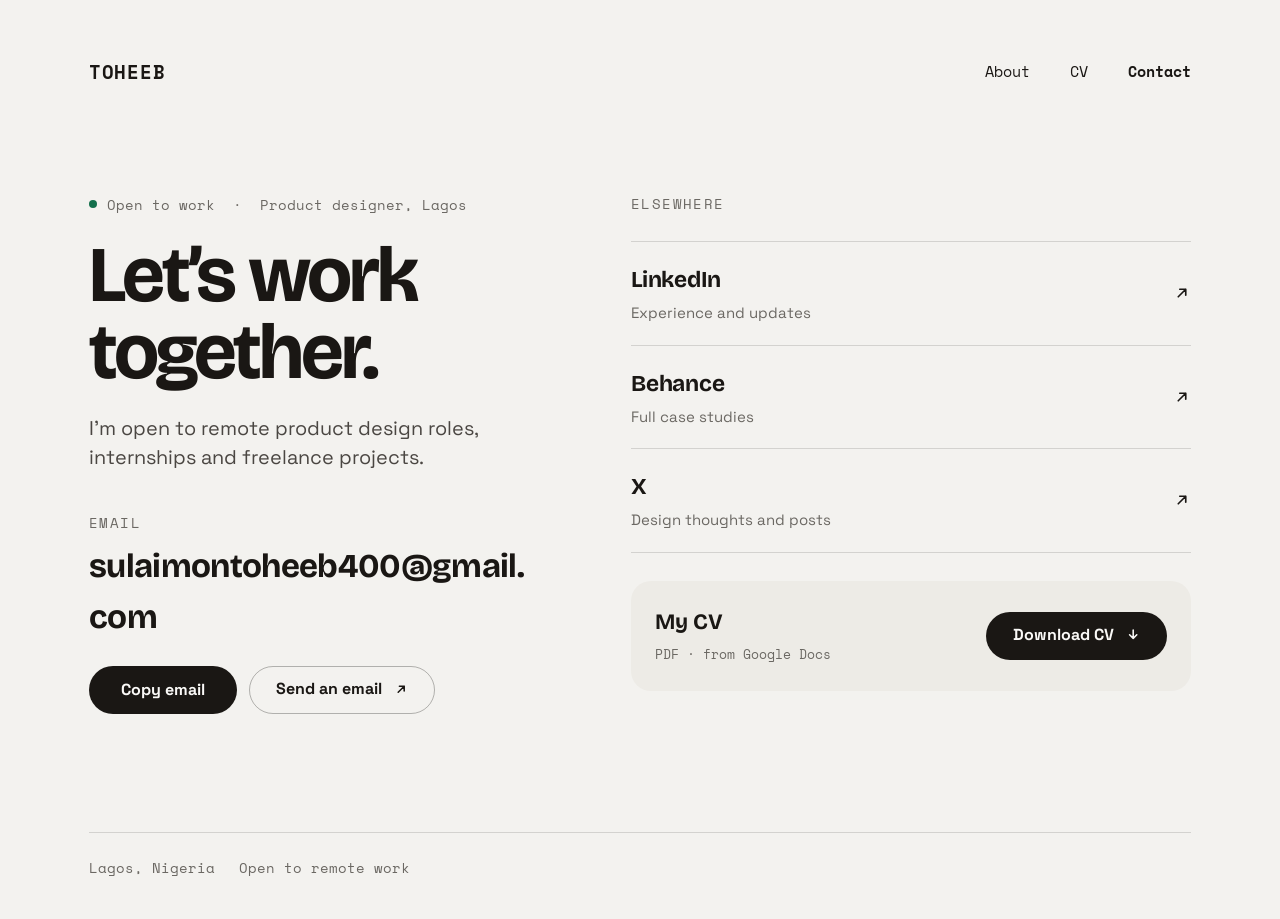
<file: contact.html>
<!doctype html>
<html lang="en">
<head>
<meta charset="utf-8">
<meta name="viewport" content="width=device-width, initial-scale=1, viewport-fit=cover">
<title>Contact · Toheeb</title>
<meta name="description" content="Get in touch with Toheeb Sulaimon, product designer. Open to remote roles, internships and freelance projects.">
<meta property="og:type" content="website">
<meta property="og:title" content="Contact · Toheeb">
<meta property="og:description" content="Get in touch with Toheeb Sulaimon, product designer. Open to remote roles, internships and freelance projects.">
<meta name="twitter:card" content="summary">
<link rel="icon" href="favicon.svg" type="image/svg+xml">
<meta name="theme-color" content="#F3F2EF">
<link rel="preconnect" href="https://fonts.googleapis.com">
<link rel="preconnect" href="https://fonts.gstatic.com" crossorigin>
<link rel="stylesheet" href="https://fonts.googleapis.com/css2?family=Bricolage+Grotesque:opsz,wght@12..96,600;12..96,700;12..96,800&family=Instrument+Serif:ital@1&family=Space+Grotesk:wght@400;500;700&family=Space+Mono:wght@400;700&display=swap">
<link rel="stylesheet" href="css/style.css">
<style>
.nav a[aria-current] { font-weight: 700; }
.ct { min-height: calc(100svh - 120px); display: grid; grid-template-rows: 1fr auto; }
.ct__grid { display: grid; grid-template-columns: minmax(0, 1fr) minmax(0, 560px); gap: clamp(40px, 8vw, 120px); align-items: start; padding-block: clamp(48px, 8vw, 120px) clamp(48px, 6vw, 80px); }
.ct__left { display: grid; gap: 22px; justify-items: start; min-width: 0; }
.ct h1 { font-family: var(--f-display); font-weight: 700; font-size: clamp(2.75rem, 1.4rem + 4.4vw, 5rem); line-height: .98; letter-spacing: -.04em; }
.ct h1 span { display: block; }
.ct__lead { color: var(--ink-soft); font-size: clamp(17px, 1rem + .3vw, 20px); line-height: 1.5; max-width: 40ch; }
.ct__email { display: grid; gap: 8px; margin-top: 18px; min-width: 0; max-width: 100%; }
.ct__addr { font-family: var(--f-display); font-weight: 700; font-size: clamp(1.25rem, .8rem + 1.6vw, 2.125rem); letter-spacing: -.02em; overflow-wrap: anywhere; user-select: all; }
.ct__btns { display: flex; gap: 12px; flex-wrap: wrap; }
.btn--copy { position: relative; overflow: hidden; min-width: 148px; }
.btn--copy .c-a, .btn--copy .c-b { display: inline-flex; align-items: center; gap: 8px; transition: transform .45s var(--ease-out), opacity .3s; }
.btn--copy .c-b { position: absolute; inset: 0; justify-content: center; transform: translateY(110%); opacity: 0; }
.btn--copy.is-done { background: var(--green); }
.btn--copy.is-done .c-a { transform: translateY(-110%); opacity: 0; }
.btn--copy.is-done .c-b { transform: none; opacity: 1; }
.ct__toast { font-size: 14px; color: var(--grey); min-height: 1.4em; }
.ct__right { display: grid; gap: 28px; min-width: 0; }
.ct__links { border-top: 1px solid rgba(26, 23, 20, .14); }
.ct__links a { display: grid; grid-template-columns: minmax(0, 1fr) auto; align-items: center; gap: 4px 16px; padding-block: 20px; border-bottom: 1px solid rgba(26, 23, 20, .14); text-decoration: none; }
.ct__links strong { font-family: var(--f-display); font-weight: 700; font-size: clamp(20px, 1.1rem + .4vw, 24px); letter-spacing: -.01em; transition: transform .45s var(--ease-out); }
.ct__links small { grid-column: 1; font-size: 15px; color: var(--grey); }
.ct__links svg { grid-row: 1 / span 2; grid-column: 2; width: 18px; height: 18px; transition: transform .45s var(--ease-out); }
.ct__links a:hover strong { transform: translateX(6px); }
.ct__links a:hover svg { transform: translate(3px, -3px); }
.ct__cv { display: flex; align-items: center; justify-content: space-between; gap: 16px; flex-wrap: wrap; padding: 24px; border-radius: 20px; background: #EDEBE6; }
.ct__cv strong { display: block; font-family: var(--f-display); font-weight: 700; font-size: 22px; }
.ct__cv small { font-family: var(--f-mono); font-size: 13px; color: var(--grey); }
.ct__foot { display: flex; gap: 8px 24px; flex-wrap: wrap; border-top: 1px solid rgba(26, 23, 20, .14); padding-block: 24px 40px; font-family: var(--f-mono); font-size: 14px; color: var(--grey); }
/* entrance */
.ct-in > * { animation: ctIn .9s var(--ease-out) both; }
.ct-in > *:nth-child(2) { animation-delay: .06s; } .ct-in > *:nth-child(3) { animation-delay: .12s; } .ct-in > *:nth-child(4) { animation-delay: .18s; } .ct-in > *:nth-child(5) { animation-delay: .24s; }
@keyframes ctIn { from { opacity: 0; transform: translateY(18px); } }
@media (max-width: 899px) {
  .ct__grid { grid-template-columns: 1fr; padding-top: 40px; }
  .ct__btns { display: grid; width: 100%; }
  .ct__btns .btn { width: 100%; }
  .ct__cv { display: grid; }
  .ct__cv .btn { width: 100%; }
}
</style>
</head>
<body>
<header class="site-head">
  <div class="wrap">
    <a class="logo" href="index.html">TOHEEB</a>
    <nav class="nav" aria-label="Main">
      <a href="about.html">About</a>
      <a href="https://docs.google.com/document/d/1FTQwIDMbJTH2n3hDwcGk9VsAi0eCIkIrzyoSCxBQKmU/view" target="_blank" rel="noopener">CV</a>
      <a href="contact.html" aria-current="page">Contact</a>
    </nav>
    <button class="menu-btn" id="menuOpen" aria-label="Open menu"><svg width="24" height="24" viewBox="0 0 24 24" fill="none" aria-hidden="true"><path d="M4 8h16M4 16h16" stroke="currentColor" stroke-width="1.8" stroke-linecap="round"/></svg></button>
  </div>
</header>

<main class="wrap ct">
  <div class="ct__grid">
    <section class="ct__left ct-in">
      <p class="status"><span class="status__dot"></span><span>Open to work&nbsp; · &nbsp;<span class="d-x">Product designer, </span>Lagos</span></p>
      <h1><span>Let’s work</span> <span>together.</span></h1>
      <p class="ct__lead">I’m open to remote product design roles, internships and freelance projects.</p>
      <div class="ct__email">
        <p class="label">Email</p>
        <p class="ct__addr" id="addr">sulaimontoheeb400@gmail.com</p>
      </div>
      <div class="ct__btns">
        <button type="button" class="btn btn--primary btn--copy" id="copy"><span class="c-a">Copy email</span><span class="c-b">Copied <svg class="ic" viewBox="0 0 12 12" fill="none" aria-hidden="true"><path d="M2.5 6.5l2.3 2.3L9.5 3.8" stroke="currentColor" stroke-width="1.5" stroke-linecap="round" stroke-linejoin="round"/></svg></span></button>
        <a class="btn btn--secondary" href="mailto:sulaimontoheeb400@gmail.com">Send an email <svg class="ic" viewBox="0 0 12 12" fill="none" aria-hidden="true"><path d="M3.5 8.5l5-5M4.5 3.5h4v4" stroke="currentColor" stroke-width="1.3" stroke-linecap="round" stroke-linejoin="round"/></svg></a>
      </div>
      <p class="ct__toast" id="toast" role="status" aria-live="polite"></p>
    </section>

    <section class="ct__right ct-in" aria-label="Elsewhere">
      <p class="label">Elsewhere</p>
      <nav class="ct__links">
        <a href="https://www.linkedin.com/in/sulaimon-toheeb" target="_blank" rel="noopener"><strong>LinkedIn</strong><small>Experience and updates</small><svg viewBox="0 0 12 12" fill="none" aria-hidden="true"><path d="M3.5 8.5l5-5M4.5 3.5h4v4" stroke="currentColor" stroke-width="1.1" stroke-linecap="round" stroke-linejoin="round"/></svg></a>
        <a href="https://www.behance.net/Sulaimon_Toheeb" target="_blank" rel="noopener"><strong>Behance</strong><small>Full case studies</small><svg viewBox="0 0 12 12" fill="none" aria-hidden="true"><path d="M3.5 8.5l5-5M4.5 3.5h4v4" stroke="currentColor" stroke-width="1.1" stroke-linecap="round" stroke-linejoin="round"/></svg></a>
        <a href="https://x.com/Toheeb_design" target="_blank" rel="noopener"><strong>X</strong><small>Design thoughts and posts</small><svg viewBox="0 0 12 12" fill="none" aria-hidden="true"><path d="M3.5 8.5l5-5M4.5 3.5h4v4" stroke="currentColor" stroke-width="1.1" stroke-linecap="round" stroke-linejoin="round"/></svg></a>
      </nav>
      <div class="ct__cv">
        <div><strong>My CV</strong><small>PDF · from Google Docs</small></div>
        <a class="btn btn--primary" href="https://docs.google.com/document/d/1FTQwIDMbJTH2n3hDwcGk9VsAi0eCIkIrzyoSCxBQKmU/export?format=pdf" target="_blank" rel="noopener">Download CV <svg class="ic" viewBox="0 0 12 12" fill="none" aria-hidden="true"><path d="M6 2.5v7M3 6.5l3 3 3-3" stroke="currentColor" stroke-width="1.3" stroke-linecap="round" stroke-linejoin="round"/></svg></a>
      </div>
    </section>
  </div>
  <footer class="ct__foot"><span>Lagos, Nigeria</span><span>Open to remote work</span></footer>
</main>

<div class="menu" id="menu" aria-hidden="true">
  <div class="menu__top"><a class="logo" href="index.html">TOHEEB</a><button class="menu__close" id="menuClose">Close ✕</button></div>
  <nav class="menu__links">
    <a href="work.html"><small>01</small>Work</a>
    <a href="about.html"><small>02</small>About</a>
    <a href="https://docs.google.com/document/d/1FTQwIDMbJTH2n3hDwcGk9VsAi0eCIkIrzyoSCxBQKmU/export?format=pdf" target="_blank" rel="noopener"><small>03</small>Download CV</a>
    <a href="contact.html"><small>04</small>Contact</a>
  </nav>
  <div class="menu__foot">
    <p class="cta__eyebrow"><i></i>OPEN TO WORK · REMOTE · LAGOS</p>
    <a class="menu__email" href="mailto:sulaimontoheeb400@gmail.com">sulaimontoheeb400@gmail.com <svg class="ic" viewBox="0 0 12 12" fill="none" aria-hidden="true"><path d="M3.5 8.5l5-5M4.5 3.5h4v4" stroke="currentColor" stroke-width="1.3" stroke-linecap="round" stroke-linejoin="round"/></svg></a>
  </div>
</div>

<style>@media (max-width:767px){.d-x{display:none}}</style>
<script src="js/site.js"></script>
<script>
(function () {
  var b = document.getElementById('copy'), t = document.getElementById('toast'), a = document.getElementById('addr'), tm;
  function done(msg) { b.classList.add('is-done'); t.textContent = msg; clearTimeout(tm); tm = setTimeout(function () { b.classList.remove('is-done'); t.textContent = ''; }, 2400); }
  function fallback() {
    var r = document.createRange(); r.selectNodeContents(a); var s = getSelection(); s.removeAllRanges(); s.addRange(r);
    t.textContent = 'Email selected. Press Ctrl+C or Cmd+C to copy.';
  }
  b.addEventListener('click', function () {
    var v = a.textContent.trim();
    if (navigator.clipboard && navigator.clipboard.writeText) navigator.clipboard.writeText(v).then(function () { done('Email copied to your clipboard.'); }, fallback);
    else fallback();
  });
})();
</script>
<script src="js/cursor.js"></script>
</body>
</html>
</file>
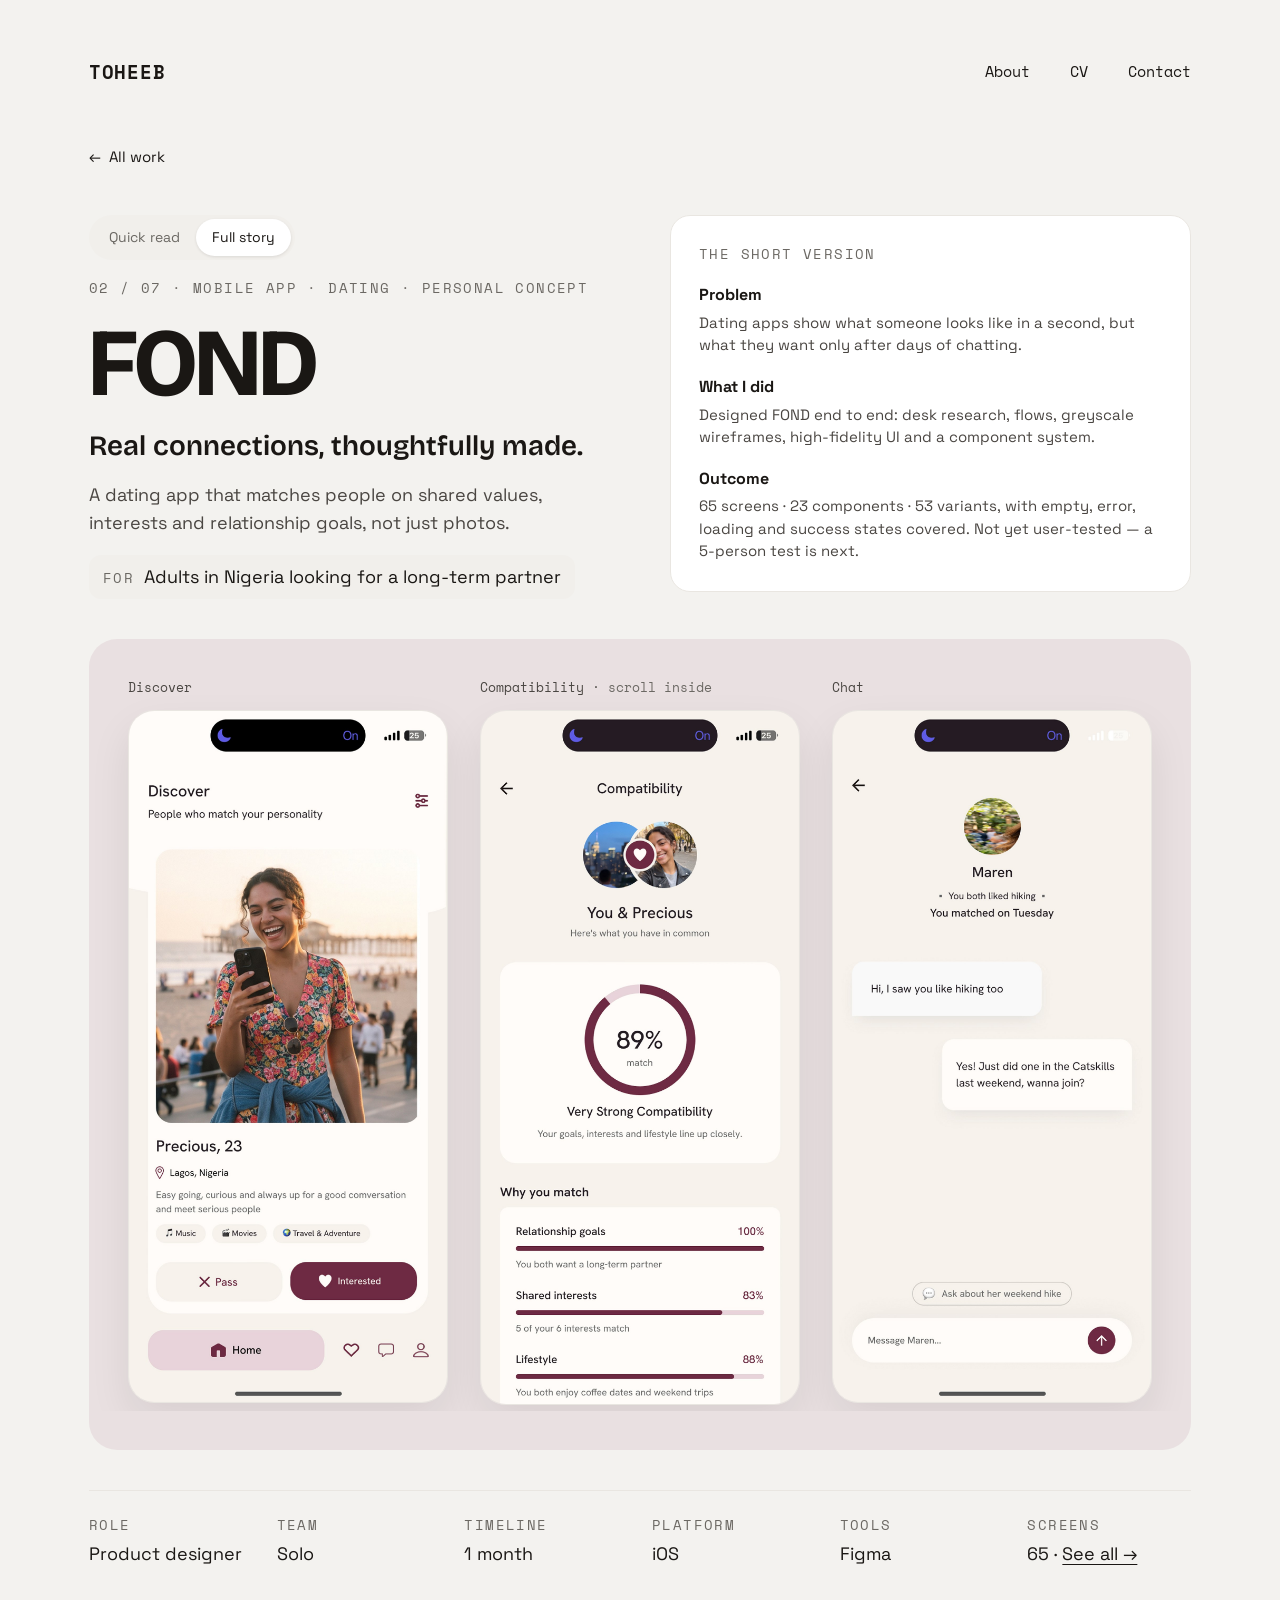
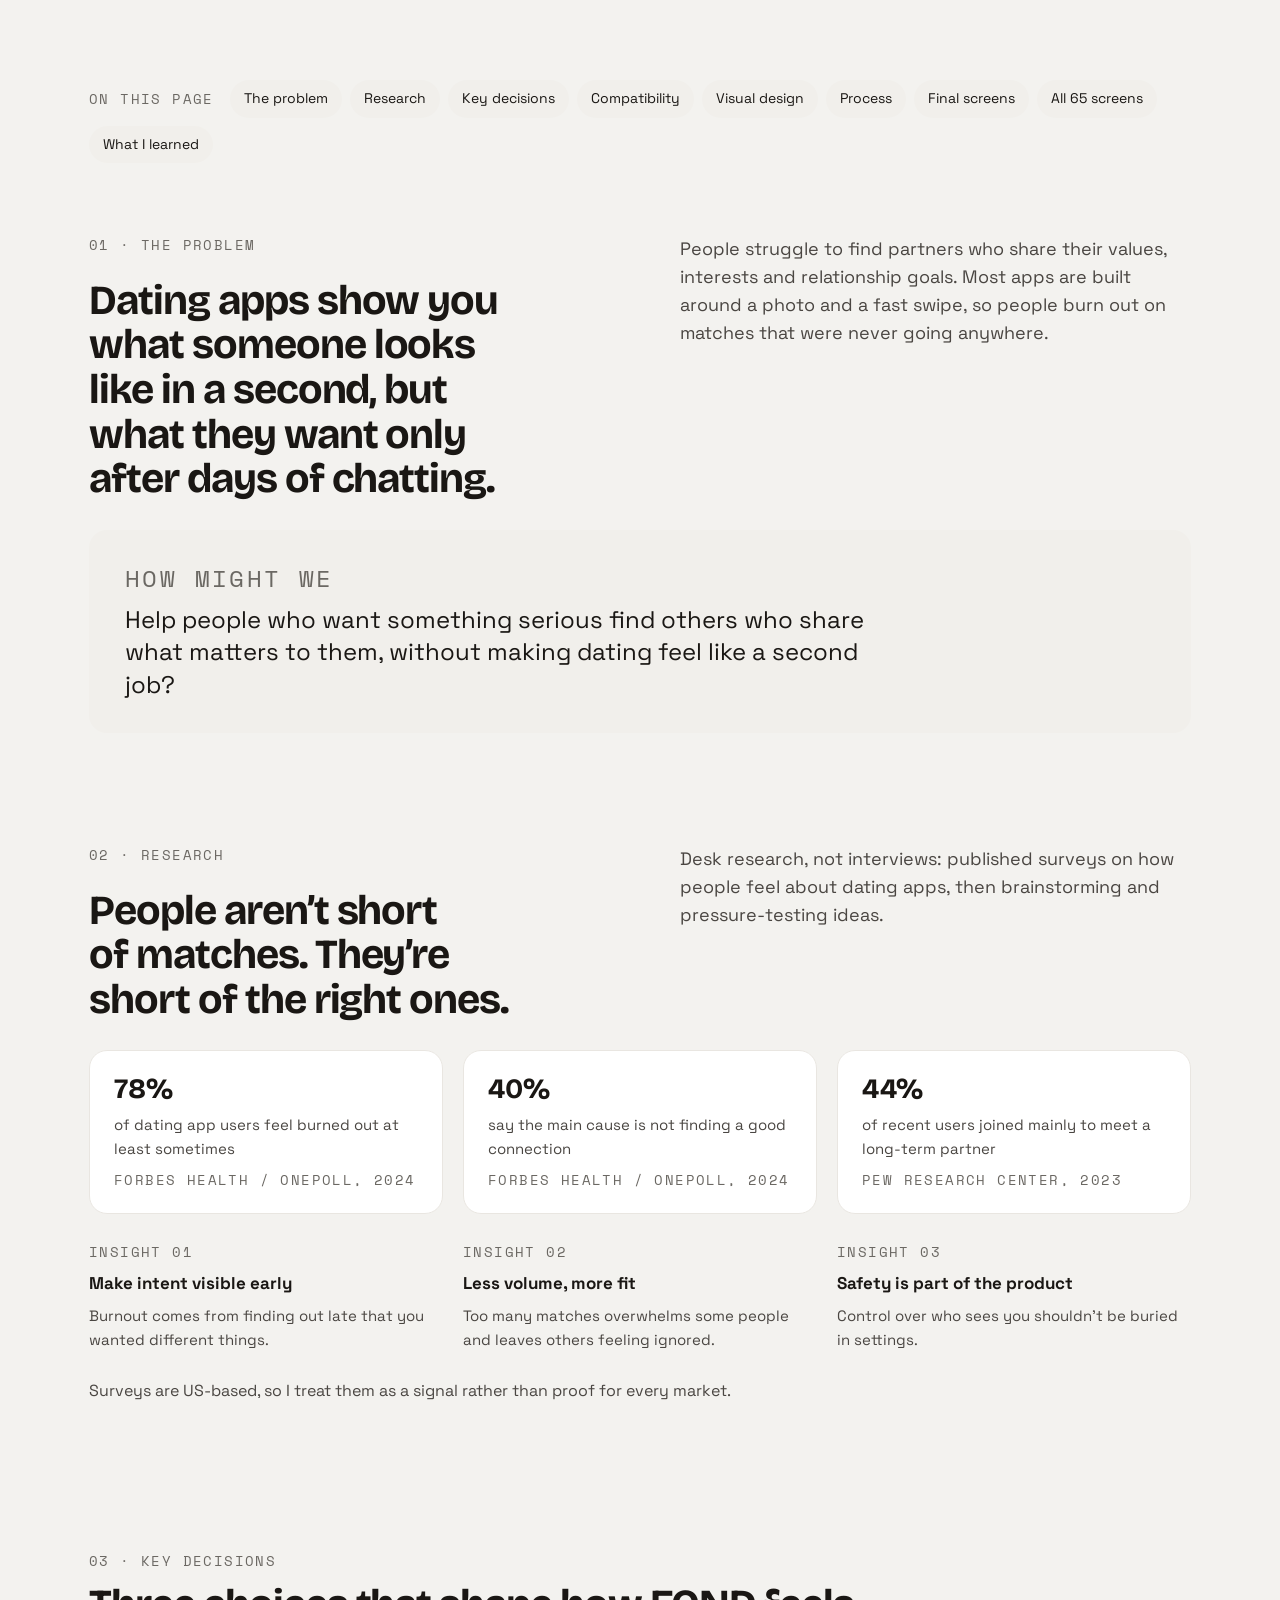
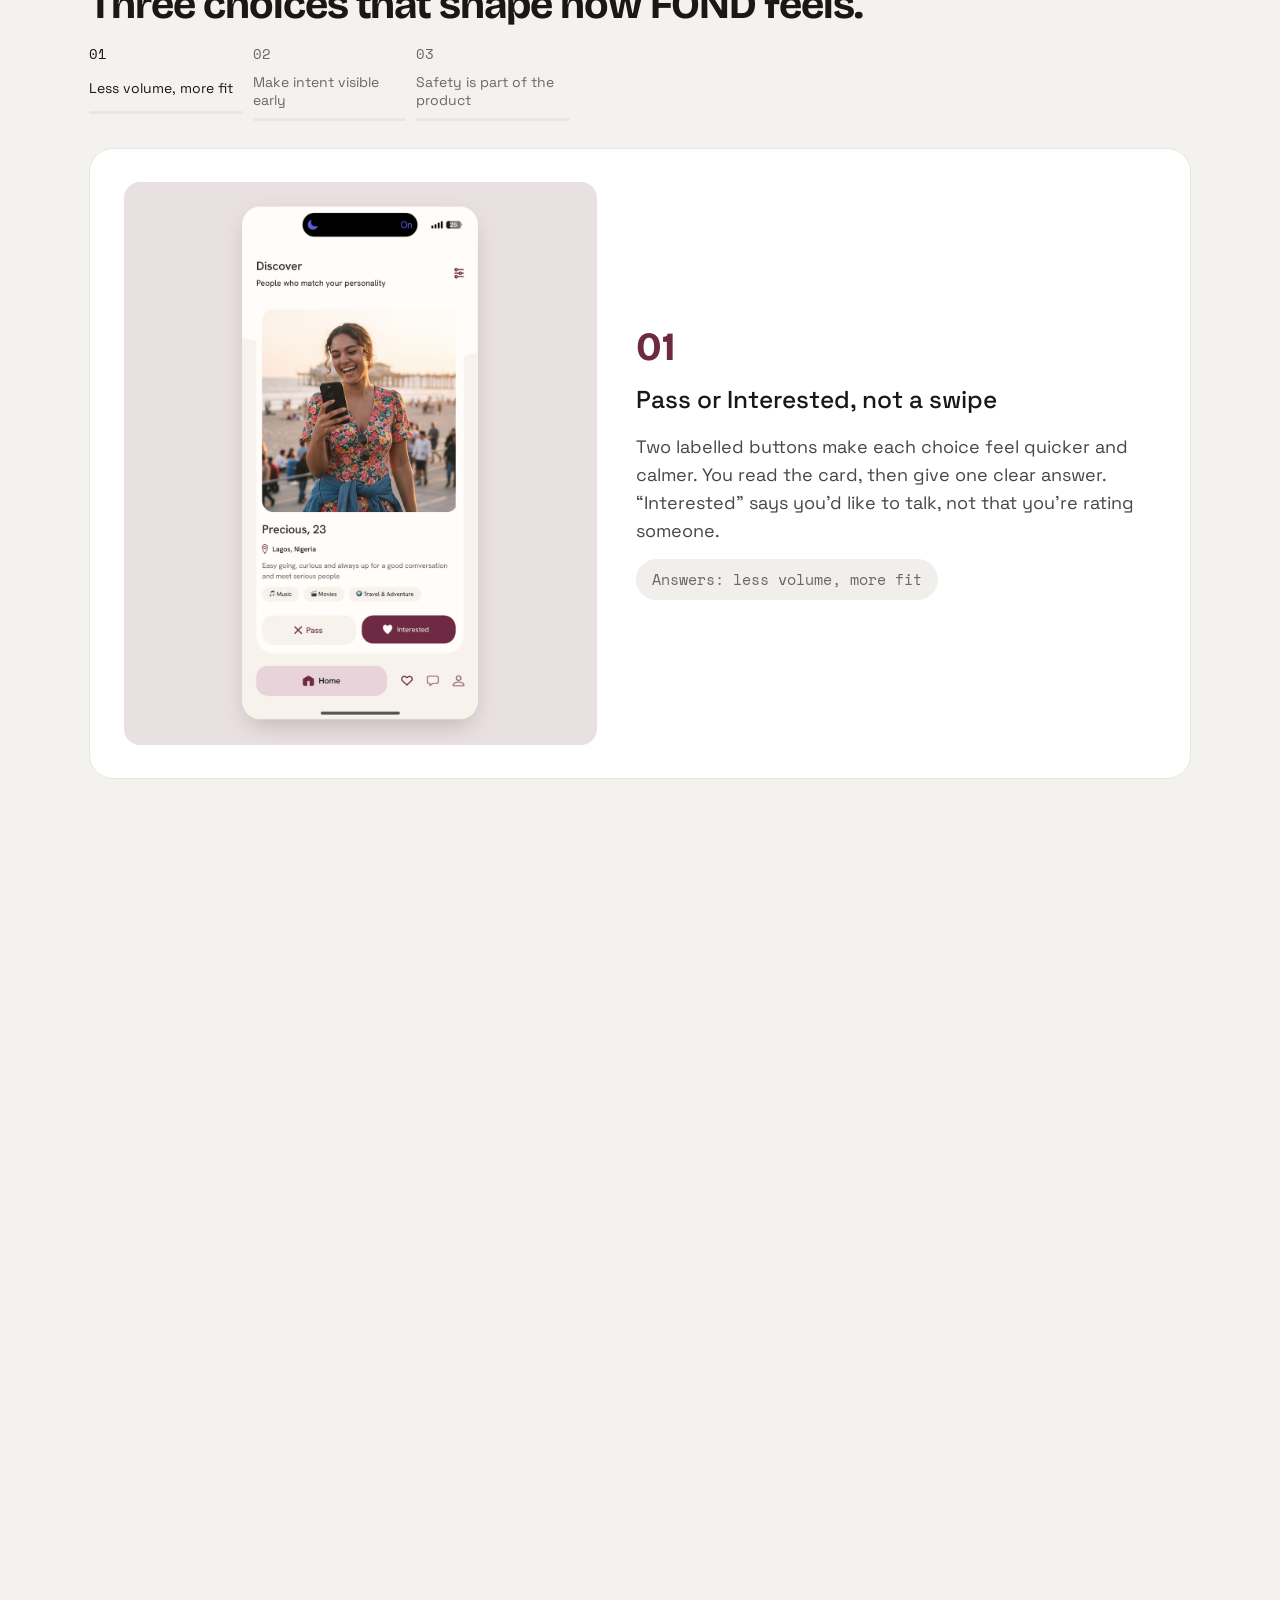
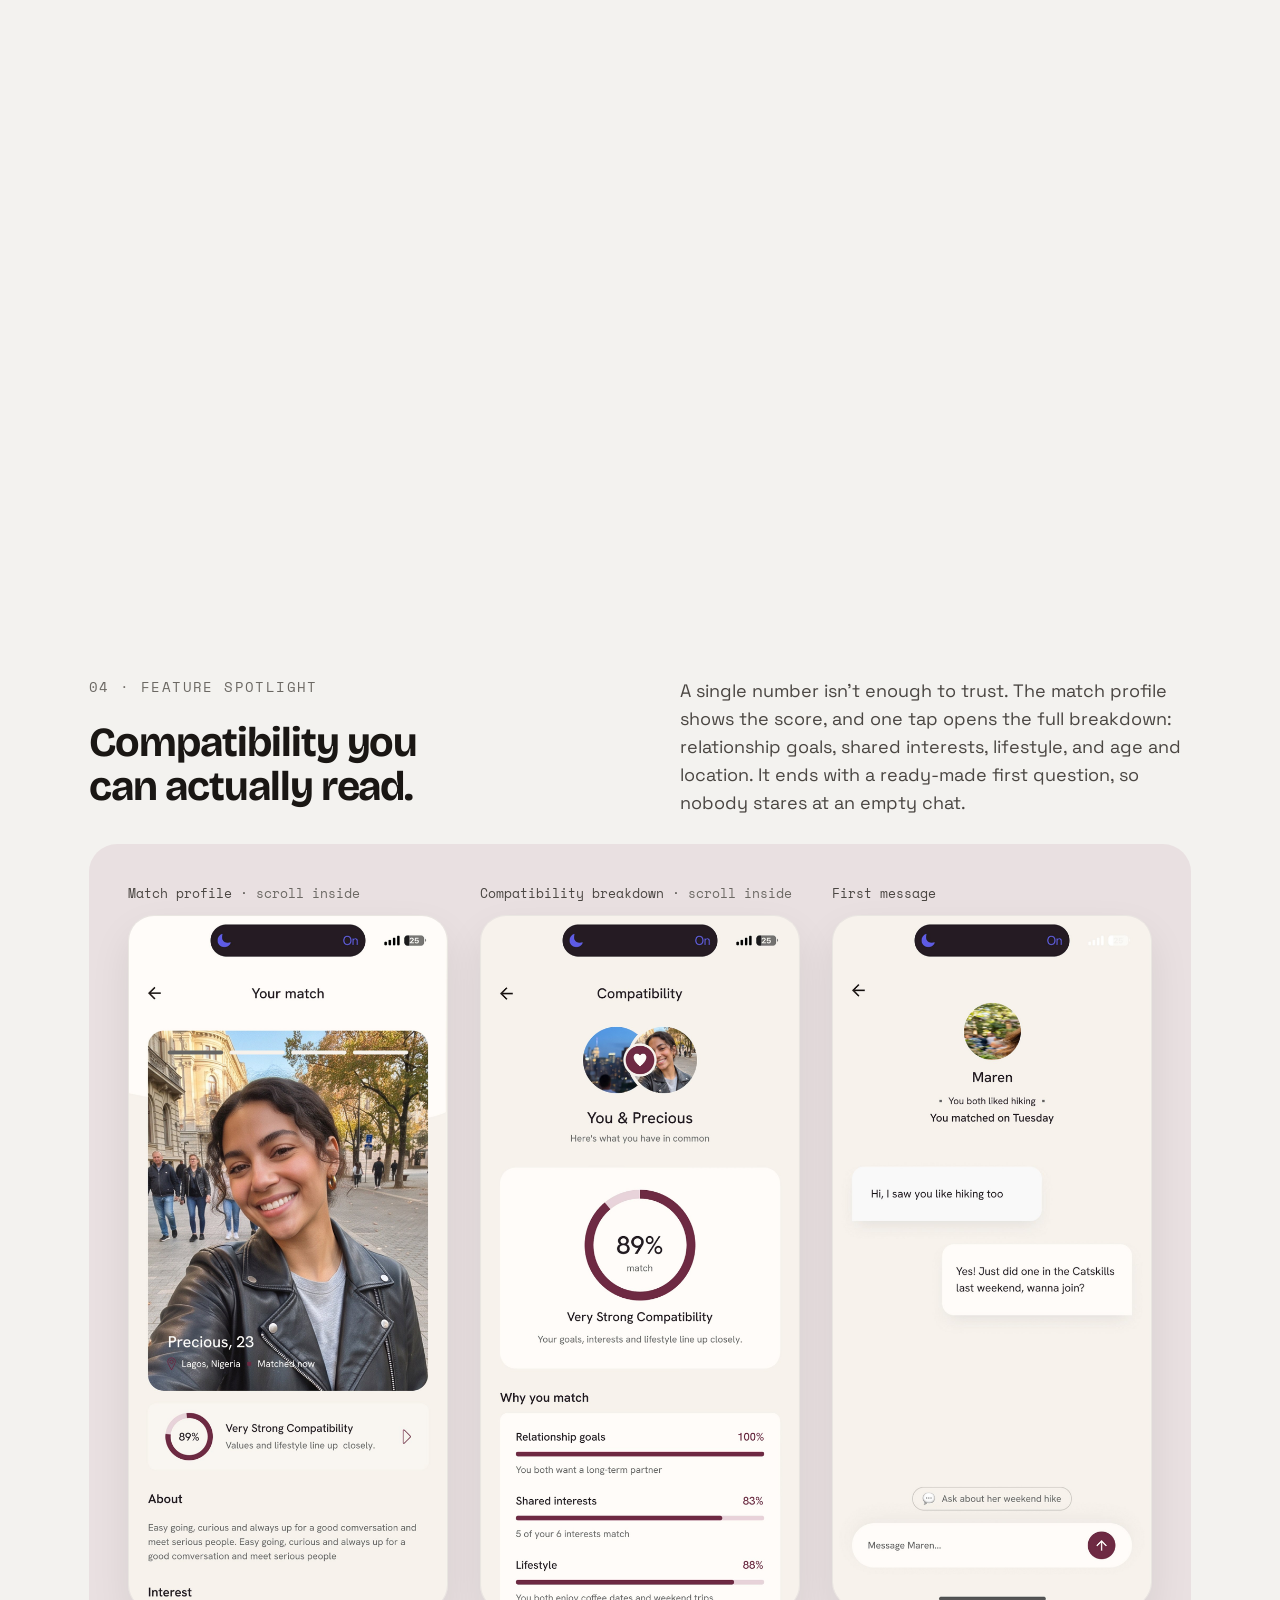
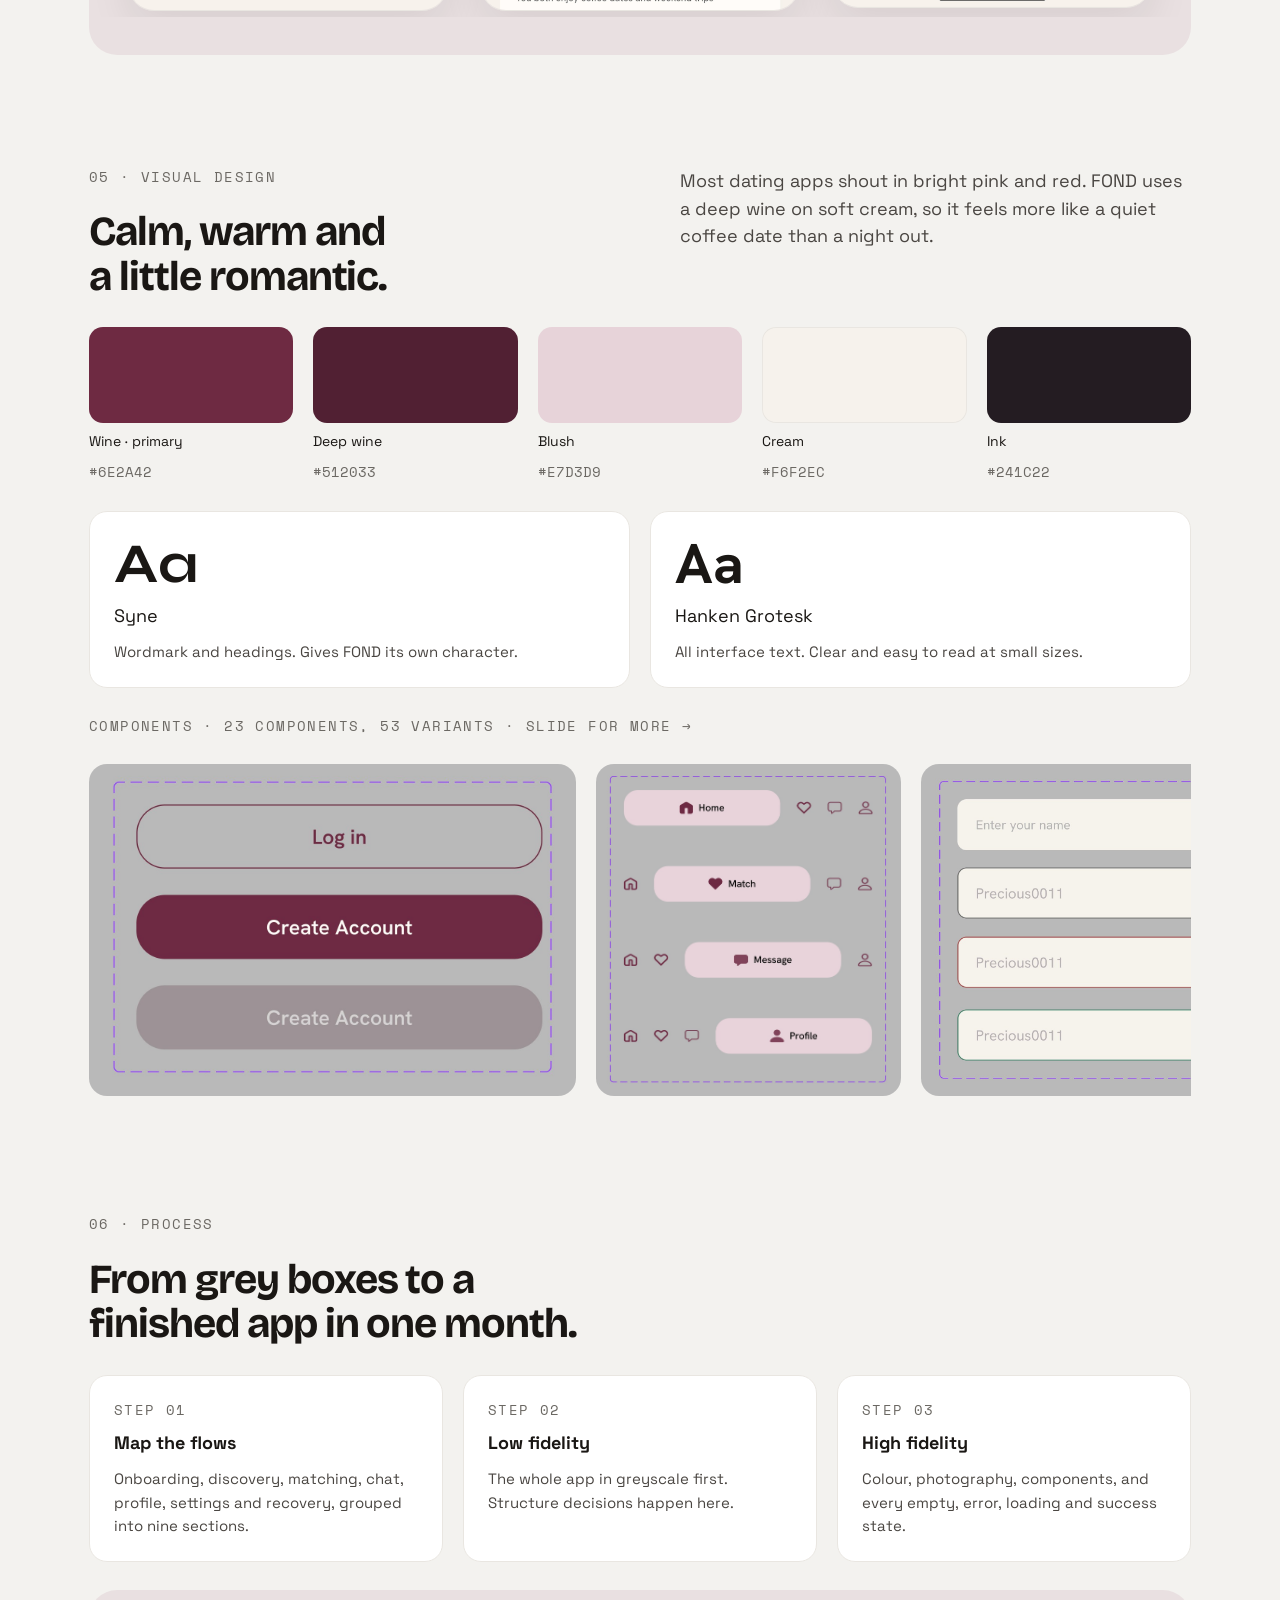
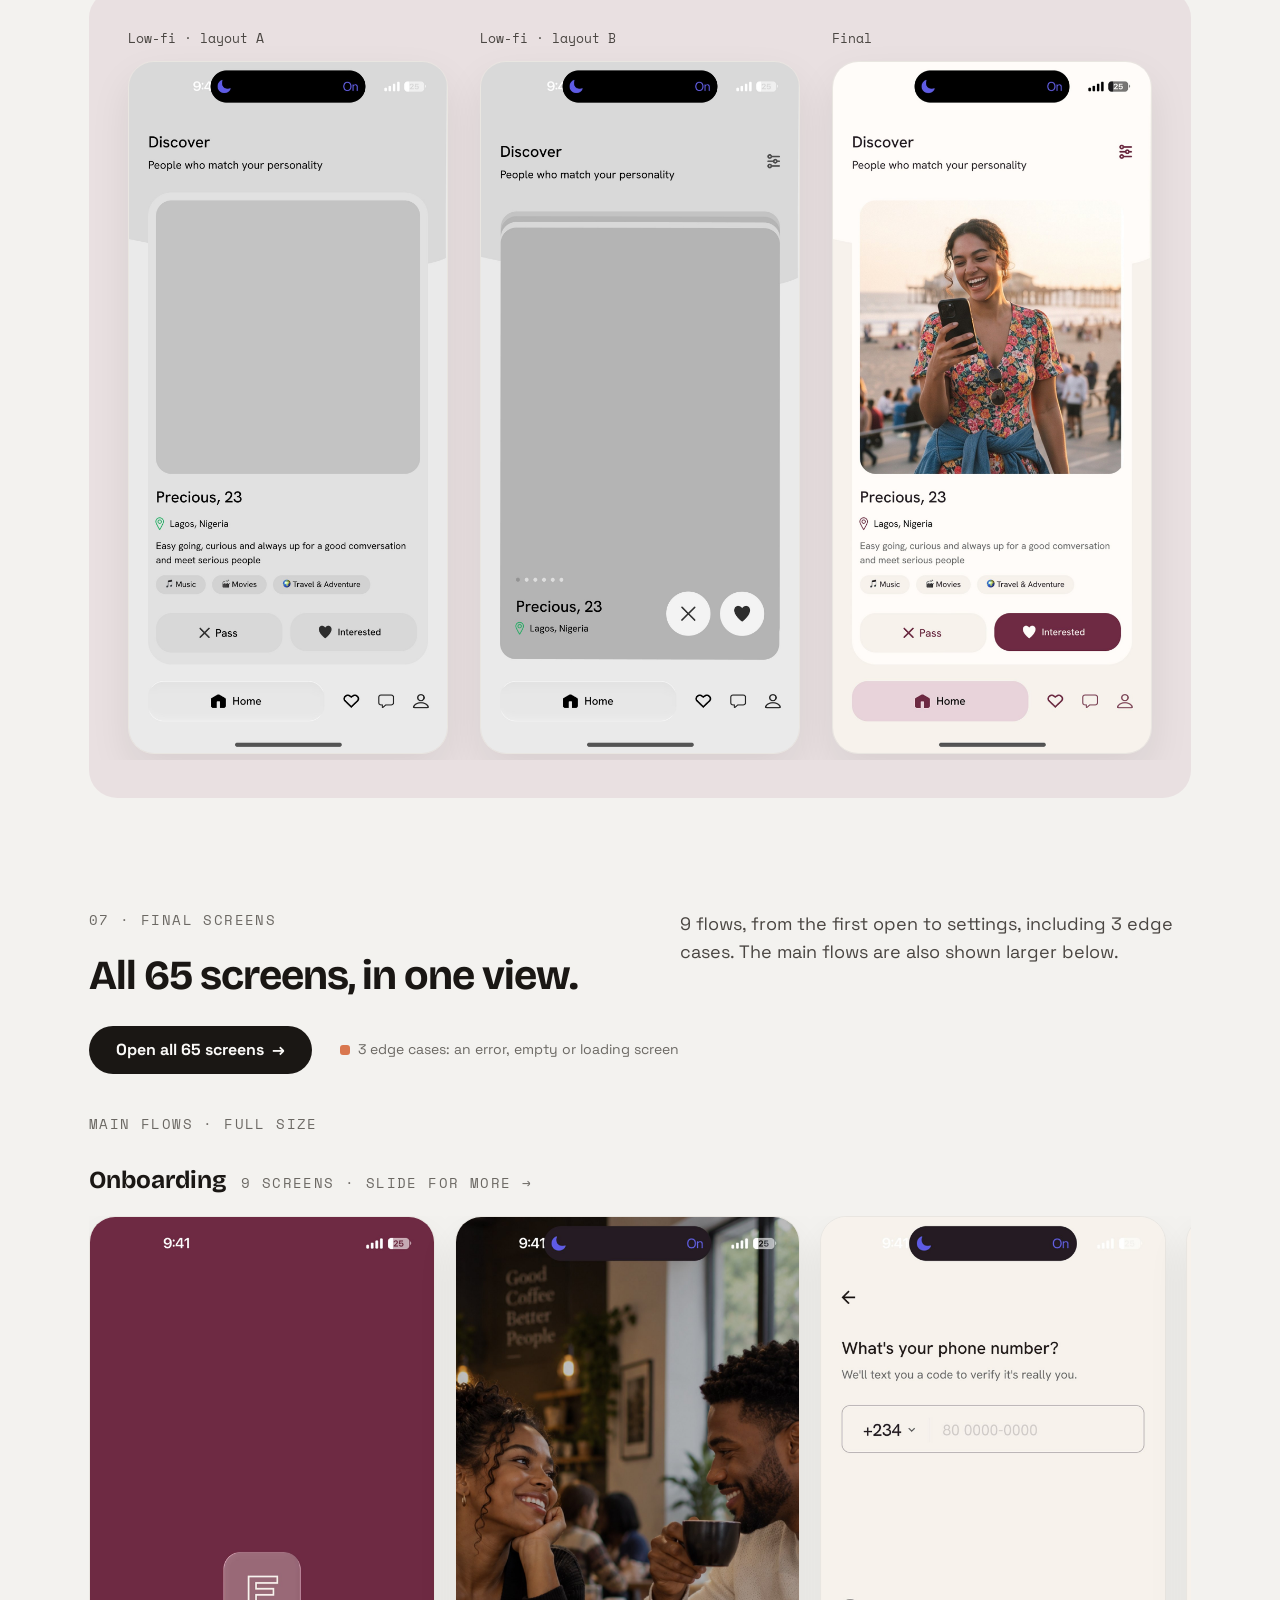
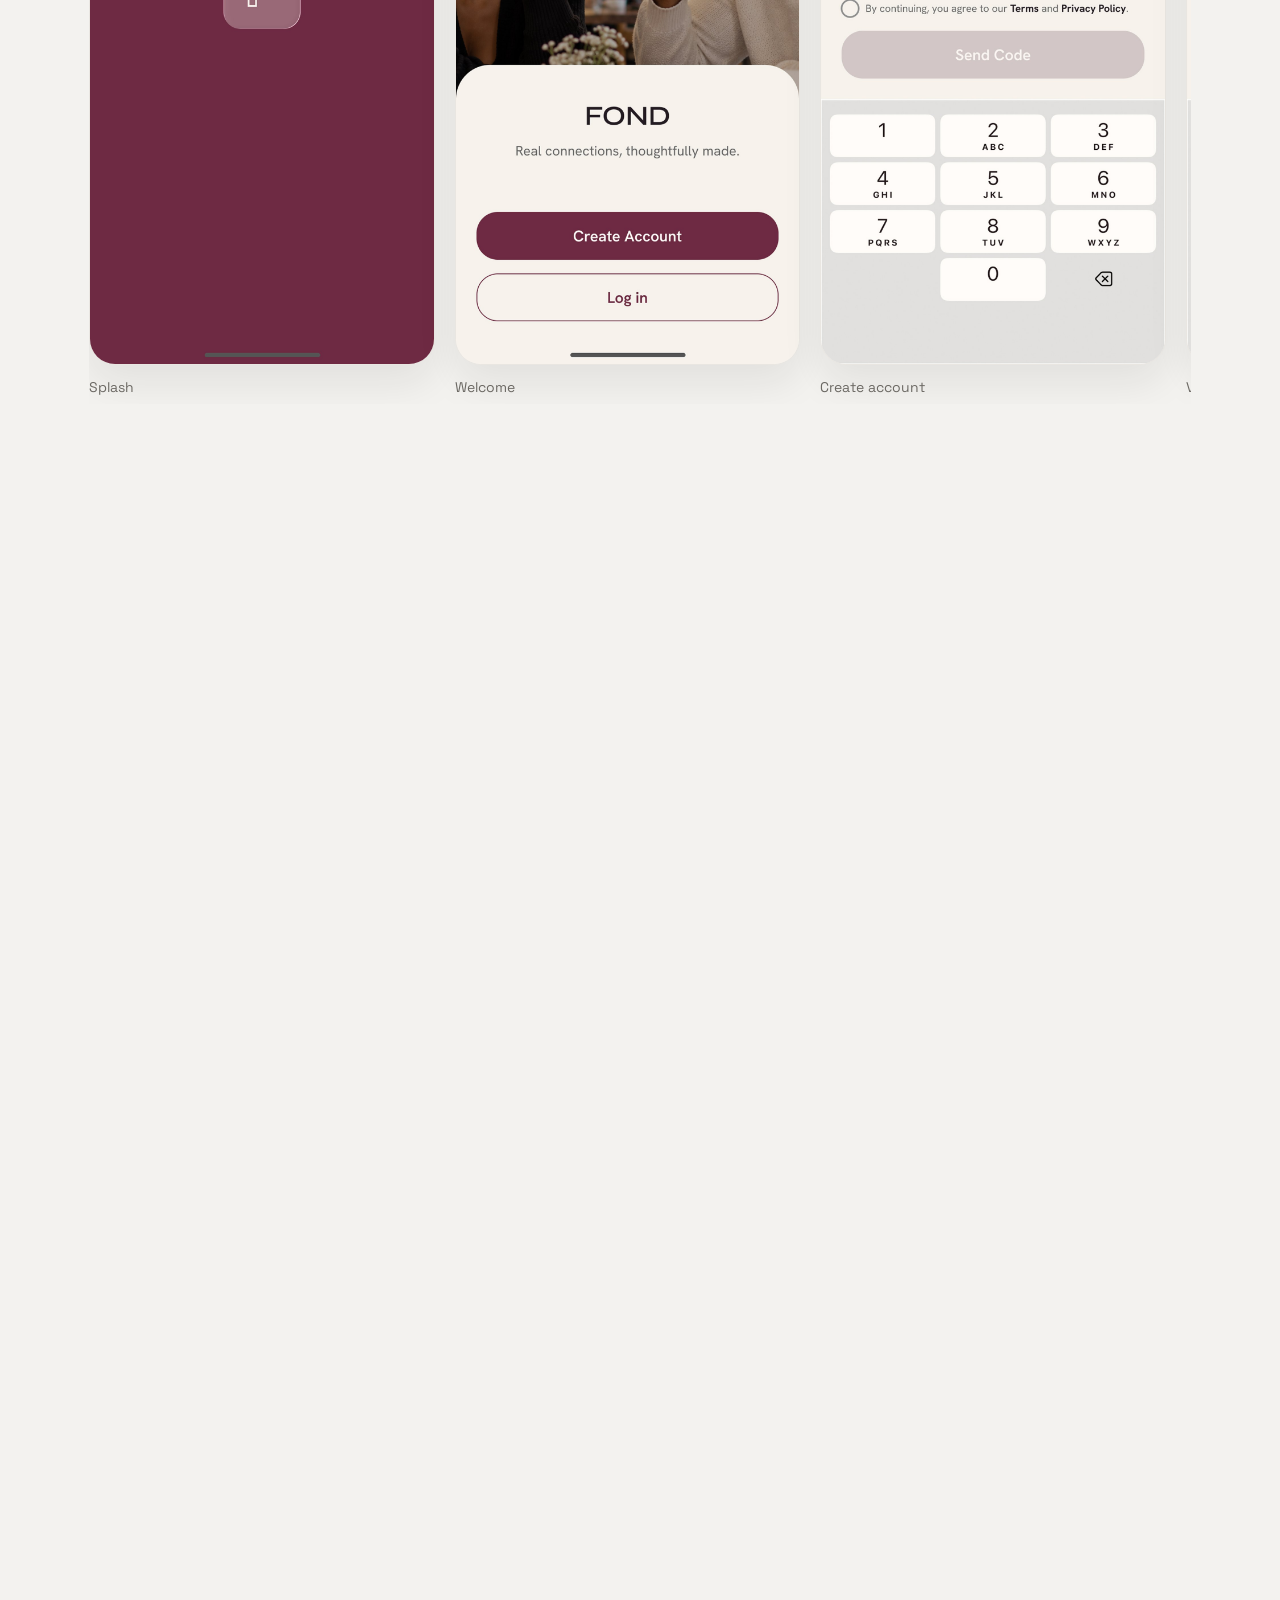
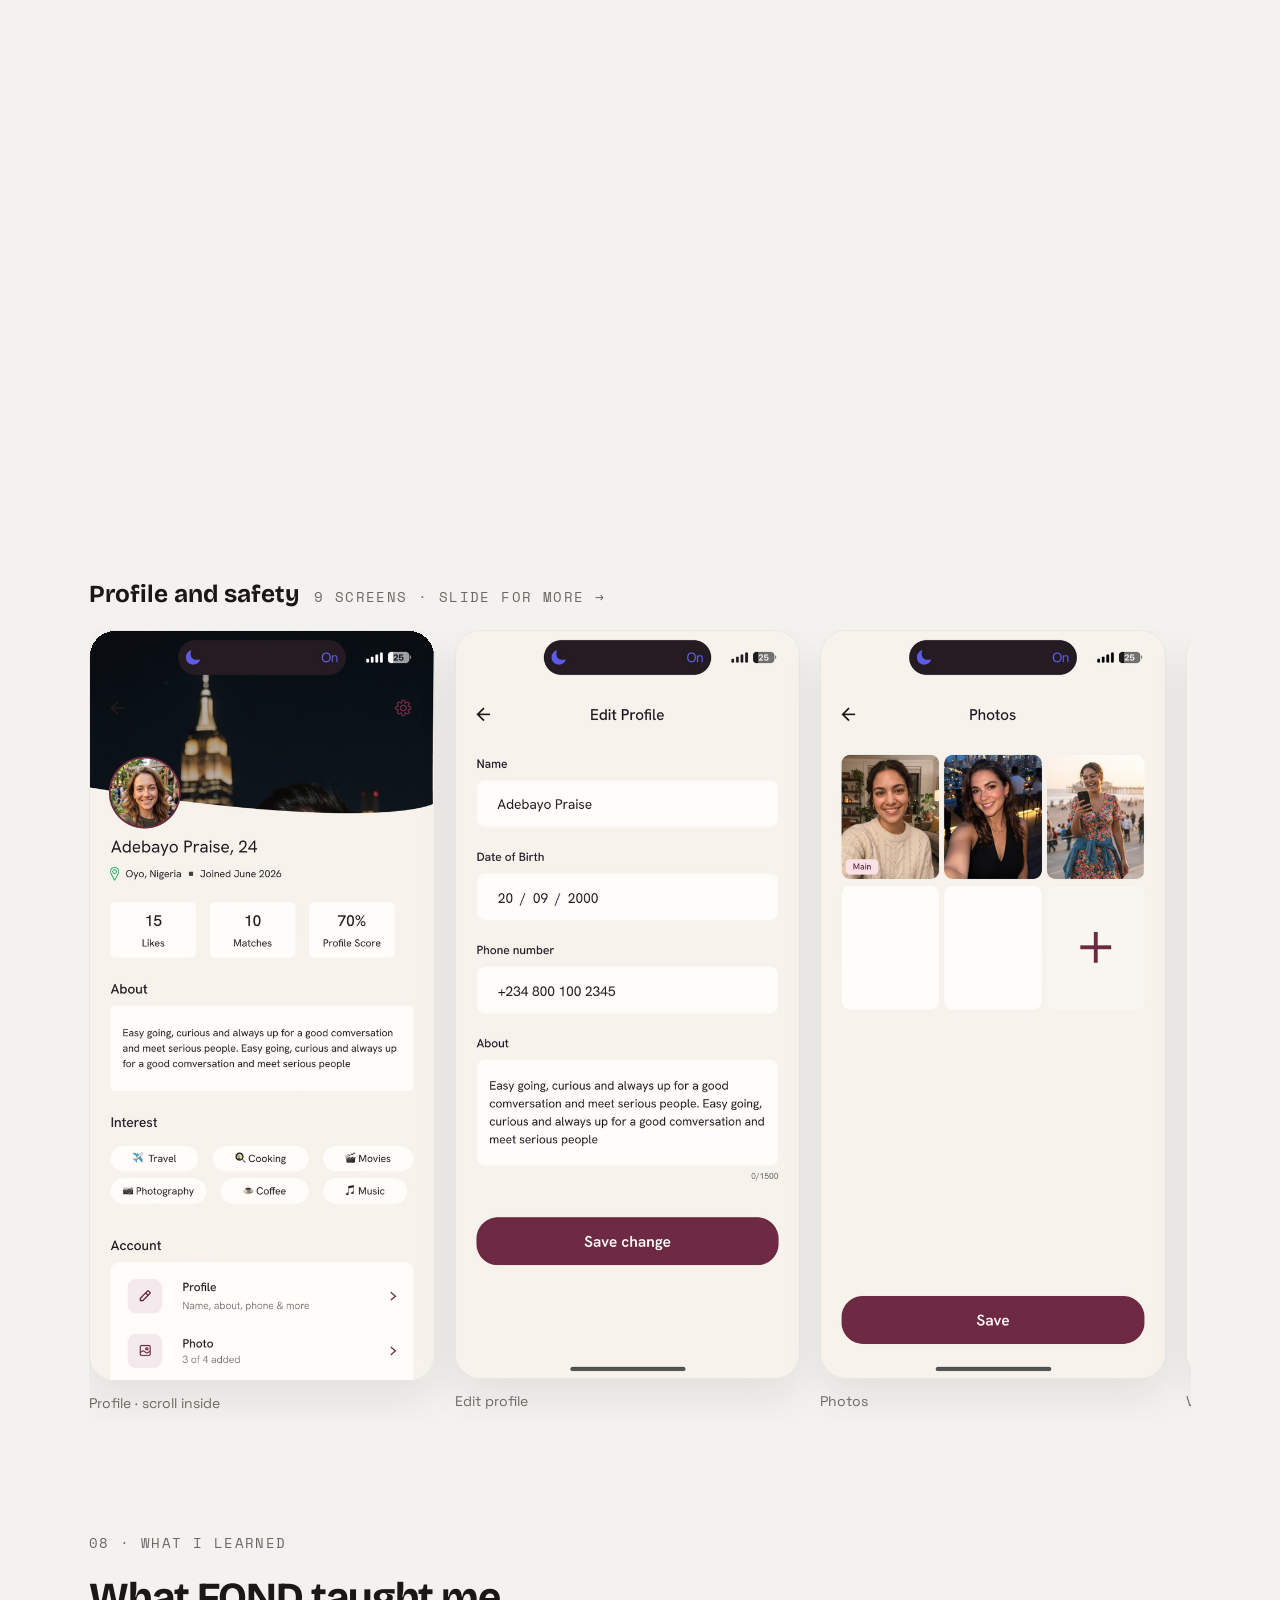
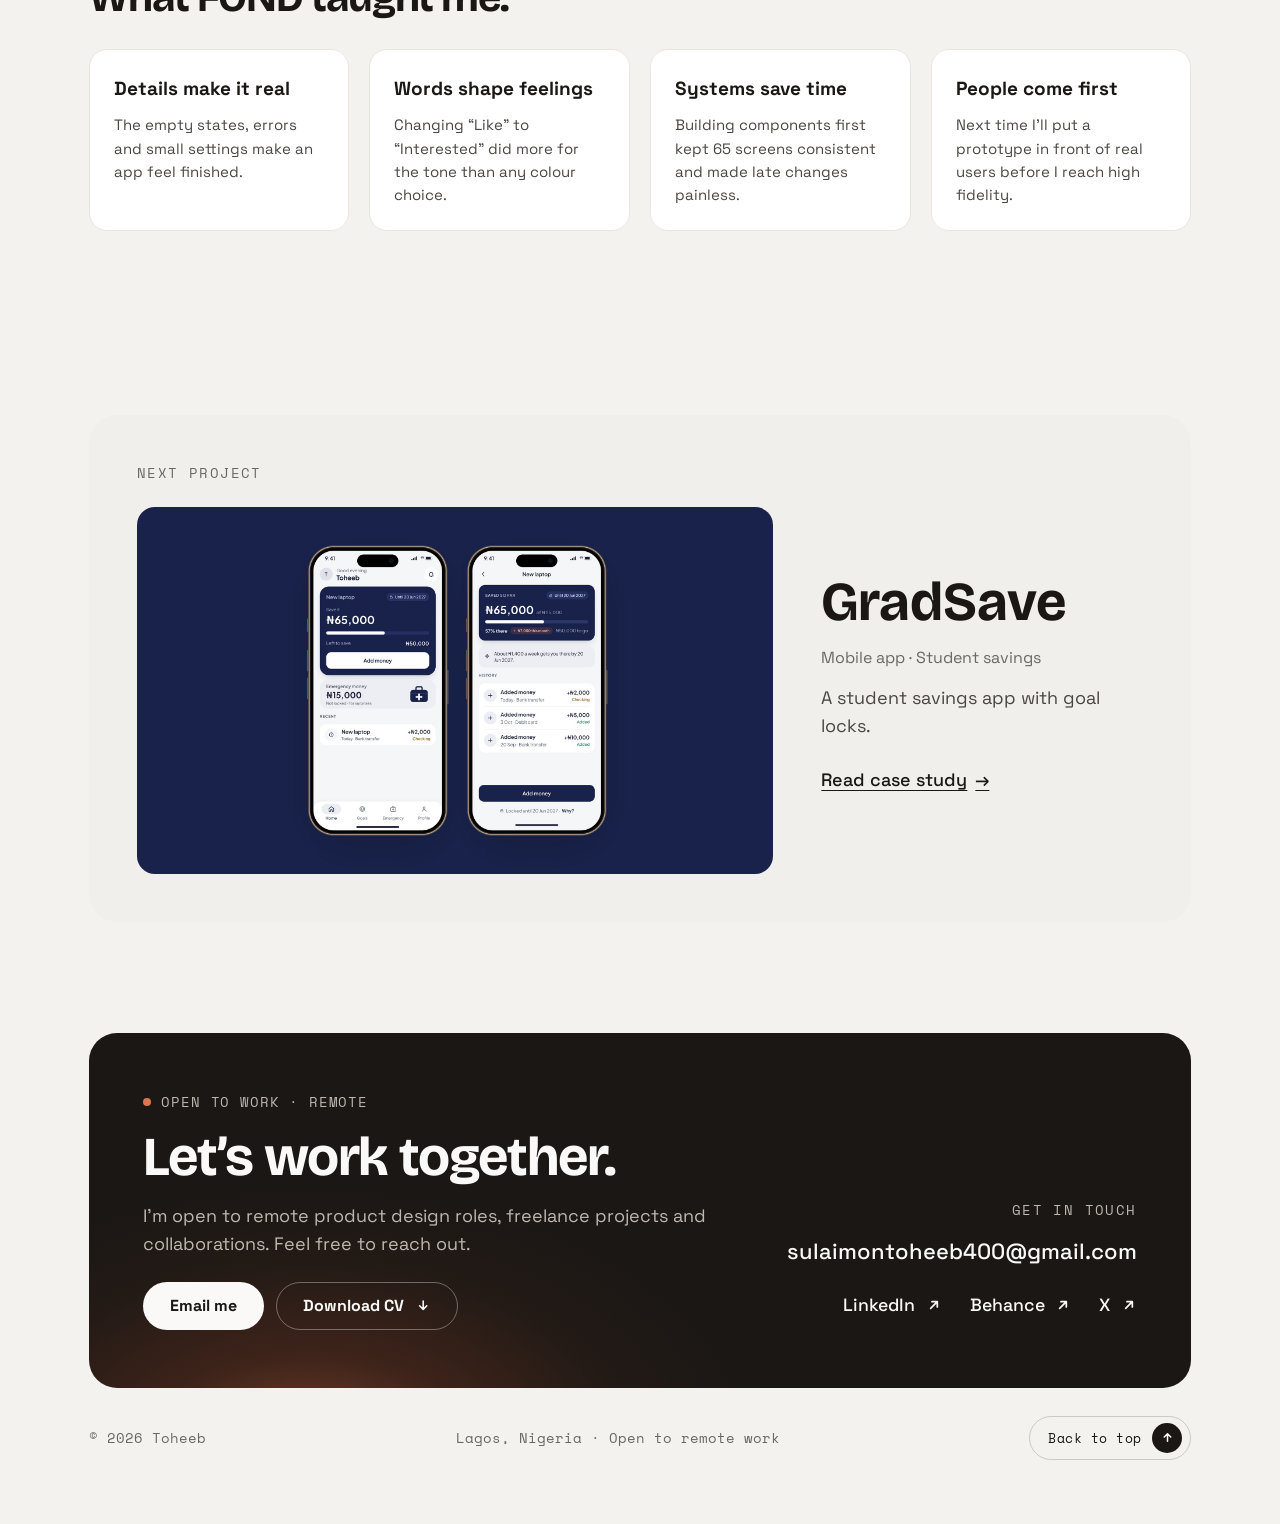
<file: fond.html>
<!doctype html>
<html lang="en">
<head>
<meta charset="utf-8">
<meta name="viewport" content="width=device-width, initial-scale=1, viewport-fit=cover">
<title>FOND · Toheeb</title>
<meta name="description" content="Case study: FOND, a dating app that matches people on shared values, interests and relationship goals.">
<meta property="og:type" content="website">
<meta property="og:title" content="FOND · Toheeb">
<meta property="og:description" content="Case study: FOND, a dating app that matches people on shared values, interests and relationship goals.">
<meta name="twitter:card" content="summary">
<link rel="icon" href="favicon.svg" type="image/svg+xml">
<meta name="theme-color" content="#F3F2EF">
<link rel="preconnect" href="https://fonts.googleapis.com">
<link rel="preconnect" href="https://fonts.gstatic.com" crossorigin>
<link rel="stylesheet" href="https://fonts.googleapis.com/css2?family=Bricolage+Grotesque:opsz,wght@12..96,600;12..96,700;12..96,800&family=Instrument+Serif:ital@1&family=Space+Grotesk:wght@400;500;700&family=Space+Mono:wght@400;700&family=Syne:wght@700&family=Hanken+Grotesk:wght@700&display=swap">
<link rel="stylesheet" href="css/style.css">
<link rel="stylesheet" href="css/viewer.css">
<link rel="stylesheet" href="css/case.css">
<style>:root { --proj: var(--p-fond); --tint: var(--t-fond); }</style>
</head>
<body>
<header class="site-head">
  <div class="wrap">
    <a class="logo" href="index.html">TOHEEB</a>
    <nav class="nav" aria-label="Main">
      <a href="about.html">About</a>
      <a href="https://docs.google.com/document/d/1FTQwIDMbJTH2n3hDwcGk9VsAi0eCIkIrzyoSCxBQKmU/view" target="_blank" rel="noopener">CV</a>
      <a href="contact.html">Contact</a>
    </nav>
    <button class="menu-btn" id="menuOpen" aria-label="Open menu"><svg width="24" height="24" viewBox="0 0 24 24" fill="none" aria-hidden="true"><path d="M4 8h16M4 16h16" stroke="currentColor" stroke-width="1.8" stroke-linecap="round"/></svg></button>
  </div>
</header>

<main>
  <section class="wrap cs-hero">
    <a class="back" href="work.html"><span class="arrow">←</span> All work</a>
    <div class="cs-top">
      <div class="cs-intro">
        <div class="mode" role="group" aria-label="Reading mode"><button type="button" data-mode="quick" aria-pressed="false">Quick read</button><button type="button" data-mode="full" aria-pressed="true">Full story</button></div>
        <p class="label">02 / 07 · Mobile app · Dating · Personal concept</p>
        <h1 class="cs-title cs-title--brand">FOND</h1>
        <p class="cs-sub">Real connections, thoughtfully made.</p>
        <p class="cs-lead">A dating app that matches people on shared values, interests and relationship goals, not just photos.</p>
        <p class="for"><span class="label">For</span><span>Adults in Nigeria looking for a long-term partner</span></p>
      </div>
      <aside class="short">
        <p class="label">The short version</p>
        <dl>
          <div><dt>Problem</dt><dd>Dating apps show what someone looks like in a second, but what they want only after days of chatting.</dd></div>
          <div><dt>What I did</dt><dd>Designed FOND end to end: desk research, flows, greyscale wireframes, high-fidelity UI and a component system.</dd></div>
          <div><dt>Outcome</dt><dd>65 screens · 23 components · 53 variants, with empty, error, loading and success states covered. Not yet user-tested — a 5-person test is next.</dd></div>
        </dl>
      </aside>
    </div>
    <div class="ppanel"><div class="srow srow--panel" data-drag><figure class="tile tile--m"><img src="img/fond-screens/s32.jpg" alt="FOND: Discover" loading="lazy" width="780" height="1696"><figcaption>Discover</figcaption></figure><figure class="tile tile--m is-long"><div class="tile__scroll" tabindex="0" aria-label="Compatibility, scroll inside"><img src="img/fond-screens/s39.jpg" alt="FOND: Compatibility" loading="lazy" width="780"></div><figcaption>Compatibility · <span>scroll inside</span></figcaption></figure><figure class="tile tile--m"><img src="img/fond-screens/s41.jpg" alt="FOND: Chat" loading="lazy" width="780" height="1696"><figcaption>Chat</figcaption></figure></div></div>
    <div class="facts">
      <div><span class="label">Role</span><span>Product designer</span></div>
      <div><span class="label">Team</span><span>Solo</span></div>
      <div><span class="label">Timeline</span><span>1 month</span></div>
      <div><span class="label">Platform</span><span>iOS</span></div>
      <div><span class="label">Tools</span><span>Figma</span></div>
      <div><span class="label">Screens</span><span>65 · <a href="#screens" data-open-screens>See all →</a></span></div>
    </div>
  </section>

  <div class="wrap cs-body">
    <nav class="chapters" aria-label="On this page">
      <span class="label">On this page</span>
      <a href="#problem">The problem</a><a href="#research">Research</a><a href="#decisions">Key decisions</a><a href="#spotlight">Compatibility</a><a href="#visual">Visual design</a><a href="#process">Process</a><a href="#screens" data-only="full">Final screens</a><a href="#key-screens" data-only="quick">Final screens</a><a href="#screens" data-open-screens>All 65 screens</a><a href="#learned" data-only="full">What I learned</a>
    </nav>

    <div class="sections">
      <section class="sec" id="problem">
        <div class="sec__intro" data-reveal>
          <div class="sec__title"><p class="label">01 · The problem</p><h2>Dating apps show you what someone looks like in a second, but what they want only after days of chatting.</h2></div>
          <div class="sec__text" data-only="full"><p>People struggle to find partners who share their values, interests and relationship goals. Most apps are built around a photo and a fast swipe, so people burn out on matches that were never going anywhere.</p></div>
        </div>
        <div class="callout" data-reveal><p class="label">How might we</p><p>Help people who want something serious find others who share what matters to them, without making dating feel like a second job?</p></div>
      </section>

      <section class="sec" id="research">
        <div class="sec__intro" data-reveal>
          <div class="sec__title"><p class="label">02 · Research</p><h2>People aren’t short of matches. They’re short of the right ones.</h2></div>
          <div class="sec__text" data-only="full"><p>Desk research, not interviews: published surveys on how people feel about dating apps, then brainstorming and pressure-testing ideas.</p></div>
        </div>
        <div class="cards cards--3" data-reveal>
          <div class="card stat"><b>78%</b><p>of dating app users feel burned out at least sometimes</p><span class="label">Forbes Health / OnePoll, 2024</span></div>
          <div class="card stat"><b>40%</b><p>say the main cause is not finding a good connection</p><span class="label">Forbes Health / OnePoll, 2024</span></div>
          <div class="card stat"><b>44%</b><p>of recent users joined mainly to meet a long-term partner</p><span class="label">Pew Research Center, 2023</span></div>
        </div>
        <div class="cards cards--3" data-reveal data-only="full">
          <div class="insight"><span class="label">Insight 01</span><h3>Make intent visible early</h3><p>Burnout comes from finding out late that you wanted different things.</p></div>
          <div class="insight"><span class="label">Insight 02</span><h3>Less volume, more fit</h3><p>Too many matches overwhelms some people and leaves others feeling ignored.</p></div>
          <div class="insight"><span class="label">Insight 03</span><h3>Safety is part of the product</h3><p>Control over who sees you shouldn’t be buried in settings.</p></div>
        </div>
        <p class="note" data-only="full">Surveys are US-based, so I treat them as a signal rather than proof for every market.</p>
      </section>

      <section class="sec decisions decisions--phone" id="decisions">
        <div class="dec-track">
          <div class="dec-pin">
            <div class="dec-head">
              <div class="sec__title"><p class="label">03 · Key decisions</p><h2>Three choices that shape how FOND feels.</h2></div>
              <div class="dec-steps" aria-hidden="true"><button type="button" class="dec-step is-active" data-step="0" tabindex="-1"><span class="dec-step__n">01</span><span class="dec-step__t">Less volume, more fit</span><i><b></b></i></button><button type="button" class="dec-step" data-step="1" tabindex="-1"><span class="dec-step__n">02</span><span class="dec-step__t">Make intent visible early</span><i><b></b></i></button><button type="button" class="dec-step" data-step="2" tabindex="-1"><span class="dec-step__n">03</span><span class="dec-step__t">Safety is part of the product</span><i><b></b></i></button></div>
            </div>
            <div class="dec-stage">
            <article class="decision is-active" data-i="0"><div class="figure"><img src="img/fond-dec-1.jpg" alt="The Discover screen with Pass and Interested buttons" loading="lazy" width="1120" height="1900"></div><div class="decision__text"><span class="decision__num">01</span><h3>Pass or Interested, not a swipe</h3><p>Two labelled buttons make each choice feel quicker and calmer. You read the card, then give one clear answer. “Interested” says you’d like to talk, not that you’re rating someone.</p><span class="answers" data-only="full">Answers: less volume, more fit</span></div></article>
            <article class="decision" data-i="1"><div class="figure"><img src="img/fond-dec-2.jpg" alt="Sign-up step asking what you are looking for" loading="lazy" width="1120" height="1900"></div><div class="decision__text"><span class="decision__num">02</span><h3>Relationship goals up front</h3><p>Sign-up asks “What are you looking for?” with honest options: Long-term partner, Open to see, or Not sure yet. The same choice appears in Filters, so intent is clear before anyone says hello.</p><span class="answers" data-only="full">Answers: make intent visible early</span></div></article>
            <article class="decision" data-i="2"><div class="figure"><img src="img/fond-dec-3.jpg" alt="Security and privacy with the Who can see my profile sheet open" loading="lazy" width="1120" height="1900"></div><div class="decision__text"><span class="decision__num">03</span><h3>Control over who sees you</h3><p>People choose who can see their profile: everyone, matches only, people they’ve liked, or no one. Blocked users and active devices live in the same place.</p><span class="answers" data-only="full">Answers: safety is part of the product</span></div></article>
            </div>
          </div>
        </div>
      </section>

      <section class="sec" id="spotlight">
        <div class="sec__intro" data-reveal>
          <div class="sec__title"><p class="label">04 · Feature spotlight</p><h2>Compatibility you can actually read.</h2></div>
          <div class="sec__text"><p>A single number isn’t enough to trust. The match profile shows the score, and one tap opens the full breakdown: relationship goals, shared interests, lifestyle, and age and location. It ends with a ready-made first question, so nobody stares at an empty chat.</p></div>
        </div>
        <div class="ppanel" data-reveal><div class="srow srow--panel" data-drag><figure class="tile tile--m is-long"><div class="tile__scroll" tabindex="0" aria-label="Match profile, scroll inside"><img src="img/fond-screens/s37.jpg" alt="FOND: Match profile" loading="lazy" width="780"></div><figcaption>Match profile · <span>scroll inside</span></figcaption></figure><figure class="tile tile--m is-long"><div class="tile__scroll" tabindex="0" aria-label="Compatibility, scroll inside"><img src="img/fond-screens/s39.jpg" alt="FOND: Compatibility" loading="lazy" width="780"></div><figcaption>Compatibility breakdown · <span>scroll inside</span></figcaption></figure><figure class="tile tile--m"><img src="img/fond-screens/s41.jpg" alt="FOND: Chat" loading="lazy" width="780" height="1696"><figcaption>First message</figcaption></figure></div></div>
      </section>

      <section class="sec" id="visual">
        <div class="sec__intro" data-reveal>
          <div class="sec__title"><p class="label">05 · Visual design</p><h2>Calm, warm and a little romantic.</h2></div>
          <div class="sec__text"><p>Most dating apps shout in bright pink and red. FOND uses a deep wine on soft cream, so it feels more like a quiet coffee date than a night out.</p></div>
        </div>
        <div class="swatches" data-reveal>
          <div><i style="background:#6E2A42"></i>Wine · primary<span>#6E2A42</span></div>
          <div><i style="background:#512033"></i>Deep wine<span>#512033</span></div>
          <div><i style="background:#E7D3D9"></i>Blush<span>#E7D3D9</span></div>
          <div><i style="background:#F6F2EC;box-shadow:inset 0 0 0 1px var(--line)"></i>Cream<span>#F6F2EC</span></div>
          <div><i style="background:#241C22"></i>Ink<span>#241C22</span></div>
        </div>
        <div class="typecards" data-reveal>
          <div class="card"><b style="font-family:Syne,var(--f-display)">Aa</b><span style="font-size:18px">Syne</span><span style="font-size:15px;color:var(--ink-soft)">Wordmark and headings. Gives FOND its own character.</span></div>
          <div class="card"><b style="font-family:'Hanken Grotesk',var(--f-sans)">Aa</b><span style="font-size:18px">Hanken Grotesk</span><span style="font-size:15px;color:var(--ink-soft)">All interface text. Clear and easy to read at small sizes.</span></div>
        </div>
        <p class="label">Components · 23 components, 53 variants · slide for more →</p>
        <div class="srow srow--comp" data-drag data-reveal>
          <figure class="tile tile--c"><img src="img/fond-comp-1.jpg" alt="Buttons: filled, outlined and disabled" loading="lazy"></figure>
          <figure class="tile tile--c"><img src="img/fond-comp-2.jpg" alt="Navigation: bottom tab bar, one state per tab" loading="lazy"></figure>
          <figure class="tile tile--c"><img src="img/fond-comp-3.jpg" alt="Text fields: default, typing, error and correct" loading="lazy"></figure>
          <figure class="tile tile--c"><img src="img/fond-comp-4.jpg" alt="Password fields: show and hide" loading="lazy"></figure>
          <figure class="tile tile--c"><img src="img/fond-comp-5.jpg" alt="Controls and icons" loading="lazy"></figure>
          <figure class="tile tile--c"><img src="img/fond-comp-6.jpg" alt="Discover card" loading="lazy"></figure>
          <figure class="tile tile--c"><img src="img/fond-comp-7.jpg" alt="Phone number field and the email or phone toggle for sending a code" loading="lazy"></figure>
        </div>
      </section>

      <section class="sec" id="process">
        <div class="sec__intro" data-reveal><div class="sec__title"><p class="label">06 · Process</p><h2>From grey boxes to a finished app in one month.</h2></div></div>
        <div class="cards cards--3" data-reveal data-only="full">
          <div class="card"><span class="label">Step 01</span><h3 style="font-size:18px">Map the flows</h3><p style="font-size:15px;color:var(--ink-soft)">Onboarding, discovery, matching, chat, profile, settings and recovery, grouped into nine sections.</p></div>
          <div class="card"><span class="label">Step 02</span><h3 style="font-size:18px">Low fidelity</h3><p style="font-size:15px;color:var(--ink-soft)">The whole app in greyscale first. Structure decisions happen here.</p></div>
          <div class="card"><span class="label">Step 03</span><h3 style="font-size:18px">High fidelity</h3><p style="font-size:15px;color:var(--ink-soft)">Colour, photography, components, and every empty, error, loading and success state.</p></div>
        </div>
        <div class="ppanel" data-reveal><div class="srow srow--panel" data-drag><figure class="tile tile--m"><img src="img/fond-lofi.jpg" alt="FOND Discover screen as a greyscale low-fidelity wireframe" loading="lazy" width="780" height="1696"><figcaption>Low-fi · layout A</figcaption></figure><figure class="tile tile--m"><img src="img/fond-disc-b.jpg" alt="FOND Discover screen, a second greyscale layout with a full-photo card" loading="lazy" width="1206" height="2622"><figcaption>Low-fi · layout B</figcaption></figure><figure class="tile tile--m"><img src="img/fond-screens/s32.jpg" alt="FOND: Discover" loading="lazy" width="780" height="1696"><figcaption>Final</figcaption></figure></div></div>
      </section>

      <section class="sec" id="screens" data-only="full">
        <div class="sec__intro" data-reveal>
          <div class="sec__title"><p class="label">07 · Final screens</p><h2>All 65 screens, in one view.</h2></div>
          <div class="sec__text"><p>9 flows, from the first open to settings, including 3 edge cases. The main flows are also shown larger below.</p></div>
        </div>
        <div class="wall-cta" data-reveal><button type="button" class="btn btn--primary" data-open-screens>Open all 65 screens <span class="arrow">→</span></button><span class="legend"><i></i>3 edge cases: an error, empty or loading screen</span></div>
        <p class="label" style="margin-top:12px">Main flows · full size</p>
        <div class="flow" data-reveal><div class="flow__head"><h3>Onboarding</h3><span class="label">9 screens · slide for more →</span></div><div class="srow srow--m" data-drag><figure class="tile tile--m"><img src="img/fond-screens/s01.jpg" alt="FOND: Splash" loading="lazy" width="780" height="1696"><figcaption>Splash</figcaption></figure><figure class="tile tile--m"><img src="img/fond-screens/s05.jpg" alt="FOND: Welcome" loading="lazy" width="780" height="1696"><figcaption>Welcome</figcaption></figure><figure class="tile tile--m"><img src="img/fond-screens/s06.jpg" alt="FOND: Phone number" loading="lazy" width="780" height="1696"><figcaption>Create account</figcaption></figure><figure class="tile tile--m"><img src="img/fond-screens/s08.jpg" alt="FOND: Enter code" loading="lazy" width="780" height="1696"><figcaption>Verify code</figcaption></figure><figure class="tile tile--m"><img src="img/fond-screens/s12.jpg" alt="FOND: Your name" loading="lazy" width="780" height="1696"><figcaption>Your name</figcaption></figure><figure class="tile tile--m"><img src="img/fond-screens/s14.jpg" alt="FOND: Birthday" loading="lazy" width="780" height="1696"><figcaption>Birthday</figcaption></figure><figure class="tile tile--m"><img src="img/fond-screens/s16.jpg" alt="FOND: Interests" loading="lazy" width="780" height="1696"><figcaption>Interests</figcaption></figure><figure class="tile tile--m"><img src="img/fond-screens/s20.jpg" alt="FOND: What you’re looking for" loading="lazy" width="780" height="1696"><figcaption>Looking for</figcaption></figure><figure class="tile tile--m"><img src="img/fond-screens/s21.jpg" alt="FOND: Location" loading="lazy" width="780" height="1696"><figcaption>Location</figcaption></figure></div></div><div class="flow" data-reveal><div class="flow__head"><h3>Discover and match</h3><span class="label">8 screens · slide for more →</span></div><div class="srow srow--m" data-drag><figure class="tile tile--m"><img src="img/fond-screens/s32.jpg" alt="FOND: Discover" loading="lazy" width="780" height="1696"><figcaption>Discover</figcaption></figure><figure class="tile tile--m"><img src="img/fond-screens/s33.jpg" alt="FOND: Discover · full photo" loading="lazy" width="780" height="1696"><figcaption>Discover · full photo</figcaption></figure><figure class="tile tile--m"><img src="img/fond-screens/s34.jpg" alt="FOND: Filter and search" loading="lazy" width="780" height="1696"><figcaption>Filter and search</figcaption></figure><figure class="tile tile--m"><img src="img/fond-screens/s35.jpg" alt="FOND: No matches yet" loading="lazy" width="780" height="1696"><figcaption>No matches yet</figcaption></figure><figure class="tile tile--m"><img src="img/fond-screens/s36.jpg" alt="FOND: Matches" loading="lazy" width="780" height="1696"><figcaption>Matches</figcaption></figure><figure class="tile tile--m is-long"><div class="tile__scroll" tabindex="0" aria-label="Match profile, scroll inside"><img src="img/fond-screens/s37.jpg" alt="FOND: Match profile" loading="lazy" width="780"></div><figcaption>Match profile · <span>scroll inside</span></figcaption></figure><figure class="tile tile--m"><img src="img/fond-screens/s38.jpg" alt="FOND: It’s a match" loading="lazy" width="780" height="1696"><figcaption>It’s a match</figcaption></figure><figure class="tile tile--m is-long"><div class="tile__scroll" tabindex="0" aria-label="Compatibility, scroll inside"><img src="img/fond-screens/s39.jpg" alt="FOND: Compatibility" loading="lazy" width="780"></div><figcaption>Compatibility · <span>scroll inside</span></figcaption></figure></div></div><div class="flow" data-reveal><div class="flow__head"><h3>Messages</h3><span class="label">2 screens · slide for more →</span></div><div class="srow srow--m" data-drag><figure class="tile tile--m"><img src="img/fond-screens/s40.jpg" alt="FOND: Messages" loading="lazy" width="780" height="1696"><figcaption>Messages</figcaption></figure><figure class="tile tile--m"><img src="img/fond-screens/s41.jpg" alt="FOND: Chat" loading="lazy" width="780" height="1696"><figcaption>Chat</figcaption></figure></div></div><div class="flow" data-reveal><div class="flow__head"><h3>Profile and safety</h3><span class="label">9 screens · slide for more →</span></div><div class="srow srow--m" data-drag><figure class="tile tile--m is-long"><div class="tile__scroll" tabindex="0" aria-label="Profile, scroll inside"><img src="img/fond-screens/s42.jpg" alt="FOND: Profile" loading="lazy" width="780"></div><figcaption>Profile · <span>scroll inside</span></figcaption></figure><figure class="tile tile--m"><img src="img/fond-screens/s43.jpg" alt="FOND: Edit profile" loading="lazy" width="780" height="1696"><figcaption>Edit profile</figcaption></figure><figure class="tile tile--m"><img src="img/fond-screens/s44.jpg" alt="FOND: Photo" loading="lazy" width="780" height="1696"><figcaption>Photos</figcaption></figure><figure class="tile tile--m"><img src="img/fond-screens/s45.jpg" alt="FOND: Verified" loading="lazy" width="780" height="1696"><figcaption>Verified</figcaption></figure><figure class="tile tile--m"><img src="img/fond-screens/s46.jpg" alt="FOND: Settings" loading="lazy" width="780" height="1696"><figcaption>Settings</figcaption></figure><figure class="tile tile--m"><img src="img/fond-screens/s47.jpg" alt="FOND: Security & privacy" loading="lazy" width="780" height="1696"><figcaption>Security & privacy</figcaption></figure><figure class="tile tile--m"><img src="img/fond-screens/s56.jpg" alt="FOND: Who can see you" loading="lazy" width="780" height="1696"><figcaption>Who can see you</figcaption></figure><figure class="tile tile--m"><img src="img/fond-screens/s58.jpg" alt="FOND: Blocked user" loading="lazy" width="780" height="1696"><figcaption>Blocked user</figcaption></figure><figure class="tile tile--m"><img src="img/fond-screens/s64.jpg" alt="FOND: Report problem" loading="lazy" width="780" height="1696"><figcaption>Report a problem</figcaption></figure></div></div>
      </section>

      <section class="sec" id="key-screens" data-only="quick">
        <div class="sec__intro" data-reveal>
          <div class="sec__title"><p class="label">07 · Final screens</p><h2>65 screens, one consistent system.</h2></div>
          <div class="sec__text"><p>A few key screens at full size. The full story has all 65.</p></div>
        </div>
        <div class="flow" data-reveal><div class="flow__head"><h3>Key screens</h3><span class="label">6 screens · slide for more →</span></div><div class="srow srow--m" data-drag><figure class="tile tile--m"><img src="img/fond-screens/s32.jpg" alt="FOND: Discover" loading="lazy" width="780" height="1696"><figcaption>Discover</figcaption></figure><figure class="tile tile--m is-long"><div class="tile__scroll" tabindex="0" aria-label="Compatibility, scroll inside"><img src="img/fond-screens/s39.jpg" alt="FOND: Compatibility" loading="lazy" width="780"></div><figcaption>Compatibility · <span>scroll inside</span></figcaption></figure><figure class="tile tile--m"><img src="img/fond-screens/s41.jpg" alt="FOND: Chat" loading="lazy" width="780" height="1696"><figcaption>Chat</figcaption></figure><figure class="tile tile--m is-long"><div class="tile__scroll" tabindex="0" aria-label="Match profile, scroll inside"><img src="img/fond-screens/s37.jpg" alt="FOND: Match profile" loading="lazy" width="780"></div><figcaption>Match profile · <span>scroll inside</span></figcaption></figure><figure class="tile tile--m"><img src="img/fond-screens/s56.jpg" alt="FOND: Who can see you" loading="lazy" width="780" height="1696"><figcaption>Who can see you</figcaption></figure><figure class="tile tile--m"><img src="img/fond-screens/s64.jpg" alt="FOND: Report problem" loading="lazy" width="780" height="1696"><figcaption>Report a problem</figcaption></figure></div></div>
        <div class="more" data-reveal>
          <p class="label">Full story</p>
          <h2>Want the whole story?</h2>
          <p>The research behind it, the process, every screen and what I learned.</p>
          <div class="more__links"><button type="button" class="btn btn--secondary" data-mode="full" data-go="problem">Read the full story <span class="arrow">→</span></button><a class="text-link" href="#screens" data-open-screens>See all 65 screens</a></div>
        </div>
      </section>

      <section class="sec" id="learned" data-only="full">
        <div class="sec__intro" data-reveal><div class="sec__title"><p class="label">08 · What I learned</p><h2>What FOND taught me.</h2></div></div>
        <div class="cards cards--4" data-reveal>
          <div class="card"><h3 style="font-size:19px">Details make it real</h3><p style="font-size:15px;color:var(--ink-soft)">The empty states, errors and small settings make an app feel finished.</p></div>
          <div class="card"><h3 style="font-size:19px">Words shape feelings</h3><p style="font-size:15px;color:var(--ink-soft)">Changing “Like” to “Interested” did more for the tone than any colour choice.</p></div>
          <div class="card"><h3 style="font-size:19px">Systems save time</h3><p style="font-size:15px;color:var(--ink-soft)">Building components first kept 65 screens consistent and made late changes painless.</p></div>
          <div class="card"><h3 style="font-size:19px">People come first</h3><p style="font-size:15px;color:var(--ink-soft)">Next time I’ll put a prototype in front of real users before I reach high fidelity.</p></div>
        </div>
      </section>
    </div>

    <section class="next" data-reveal>
      <p class="label">Next project</p>
      <div class="next__row">
        <a class="next__img" href="#" data-cursor="Next" aria-label="GradSave case study" style="background:var(--p-grad)"><img src="img/next-grad.jpg" alt="GradSave app: Home and Goal details screens" loading="lazy" width="1456" height="840"></a>
        <div class="next__text">
          <h2>GradSave</h2>
          <p class="tags">Mobile app · Student savings</p>
          <p>A student savings app with goal locks.</p>
          <a class="text-link" href="#">Read case study <span class="arrow">→</span></a>
        </div>
      </div>
    </section>
  </div>

  <footer class="wrap foot" id="contact">
    <section class="cta on-dark" data-reveal>
      <div class="cta__left">
        <p class="cta__eyebrow"><i></i>OPEN TO WORK · REMOTE</p>
        <h2>Let’s work together.</h2>
        <p>I’m open to remote product design roles, freelance projects and collaborations. Feel free to reach out.</p>
        <div class="cta__btns">
          <a class="btn btn--primary" href="mailto:sulaimontoheeb400@gmail.com">Email me</a>
          <a class="btn btn--secondary" href="https://docs.google.com/document/d/1FTQwIDMbJTH2n3hDwcGk9VsAi0eCIkIrzyoSCxBQKmU/export?format=pdf" target="_blank" rel="noopener">Download CV <svg class="ic" viewBox="0 0 12 12" fill="none" aria-hidden="true"><path d="M6 2.5v7M3 6.5l3 3 3-3" stroke="currentColor" stroke-width="1.3" stroke-linecap="round" stroke-linejoin="round"/></svg></a>
        </div>
      </div>
      <div class="cta__right">
        <p class="cta__eyebrow" style="letter-spacing:.1em">GET IN TOUCH</p>
        <a class="cta__email" href="mailto:sulaimontoheeb400@gmail.com">sulaimontoheeb400@gmail.com</a>
        <div class="socials">
          <a href="https://www.linkedin.com/in/sulaimon-toheeb" target="_blank" rel="noopener">LinkedIn <svg class="ic" viewBox="0 0 12 12" fill="none" aria-hidden="true"><path d="M3.5 8.5l5-5M4.5 3.5h4v4" stroke="currentColor" stroke-width="1.3" stroke-linecap="round" stroke-linejoin="round"/></svg></a>
          <a href="https://www.behance.net/Sulaimon_Toheeb" target="_blank" rel="noopener">Behance <svg class="ic" viewBox="0 0 12 12" fill="none" aria-hidden="true"><path d="M3.5 8.5l5-5M4.5 3.5h4v4" stroke="currentColor" stroke-width="1.3" stroke-linecap="round" stroke-linejoin="round"/></svg></a>
          <a href="https://x.com/Toheeb_design" target="_blank" rel="noopener">X <svg class="ic" viewBox="0 0 12 12" fill="none" aria-hidden="true"><path d="M3.5 8.5l5-5M4.5 3.5h4v4" stroke="currentColor" stroke-width="1.3" stroke-linecap="round" stroke-linejoin="round"/></svg></a>
        </div>
      </div>
    </section>
    <div class="foot__bottom"><span>© 2026 Toheeb</span><span>Lagos, Nigeria · Open to remote work</span></div>
  </footer>
</main>

<div class="menu" id="menu" aria-hidden="true">
  <div class="menu__top"><a class="logo" href="index.html">TOHEEB</a><button class="menu__close" id="menuClose">Close ✕</button></div>
  <nav class="menu__links">
    <a href="work.html"><small>01</small>Work</a>
    <a href="about.html"><small>02</small>About</a>
    <a href="https://docs.google.com/document/d/1FTQwIDMbJTH2n3hDwcGk9VsAi0eCIkIrzyoSCxBQKmU/export?format=pdf" target="_blank" rel="noopener"><small>03</small>Download CV</a>
    <a href="contact.html"><small>04</small>Contact</a>
  </nav>
  <div class="menu__foot">
    <p class="cta__eyebrow"><i></i>OPEN TO WORK · REMOTE · LAGOS</p>
    <a class="menu__email" href="mailto:sulaimontoheeb400@gmail.com">sulaimontoheeb400@gmail.com <svg class="ic" viewBox="0 0 12 12" fill="none" aria-hidden="true"><path d="M3.5 8.5l5-5M4.5 3.5h4v4" stroke="currentColor" stroke-width="1.3" stroke-linecap="round" stroke-linejoin="round"/></svg></a>
    <div class="menu__social">
      <a href="https://www.linkedin.com/in/sulaimon-toheeb" target="_blank" rel="noopener">LinkedIn <svg class="ic" viewBox="0 0 12 12" fill="none" aria-hidden="true"><path d="M3.5 8.5l5-5M4.5 3.5h4v4" stroke="currentColor" stroke-width="1.3" stroke-linecap="round" stroke-linejoin="round"/></svg></a>
      <a href="https://www.behance.net/Sulaimon_Toheeb" target="_blank" rel="noopener">Behance <svg class="ic" viewBox="0 0 12 12" fill="none" aria-hidden="true"><path d="M3.5 8.5l5-5M4.5 3.5h4v4" stroke="currentColor" stroke-width="1.3" stroke-linecap="round" stroke-linejoin="round"/></svg></a>
      <a href="https://x.com/Toheeb_design" target="_blank" rel="noopener">X <svg class="ic" viewBox="0 0 12 12" fill="none" aria-hidden="true"><path d="M3.5 8.5l5-5M4.5 3.5h4v4" stroke="currentColor" stroke-width="1.3" stroke-linecap="round" stroke-linejoin="round"/></svg></a>
    </div>
  </div>
</div>

<script src="js/site.js"></script>
<script src="js/fond-screens.js"></script>
<script src="js/viewer.js"></script>
<script src="js/case.js"></script>
<script src="js/cursor.js"></script>
</body>
</html>
</file>
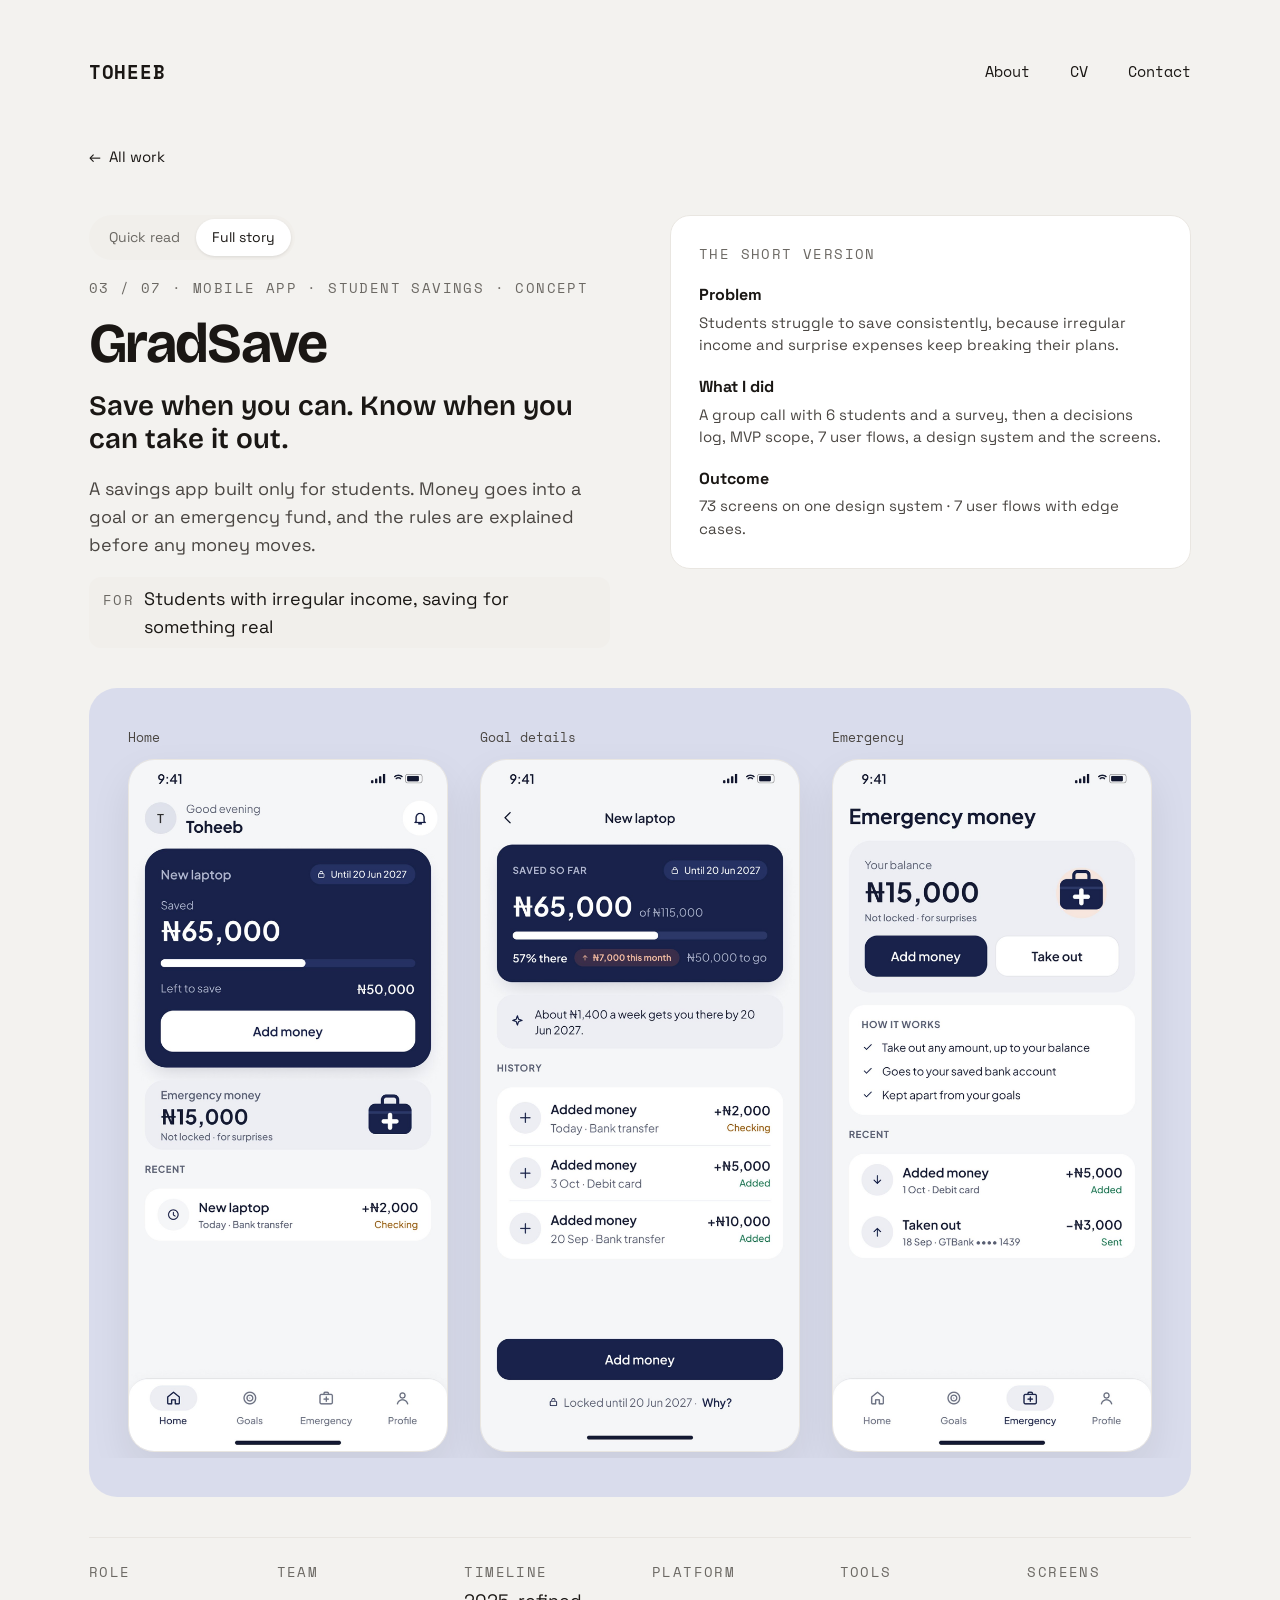
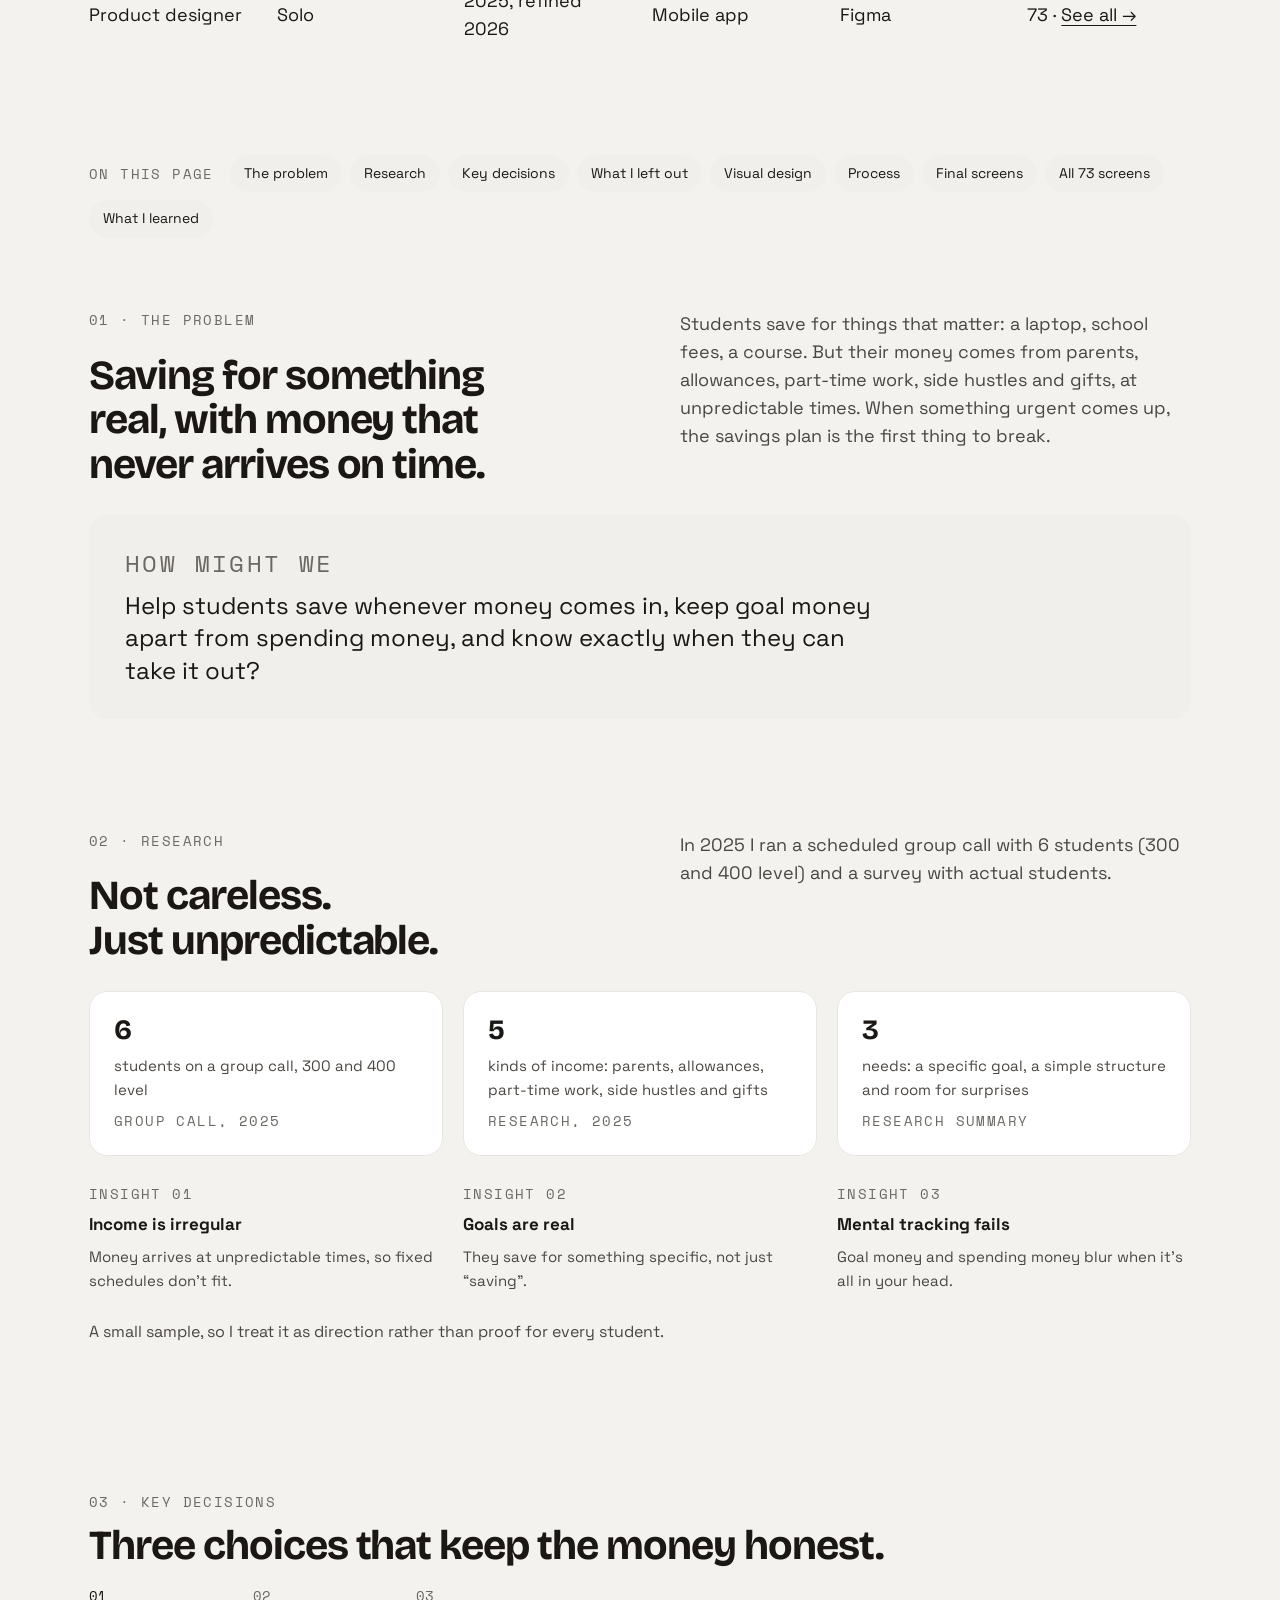
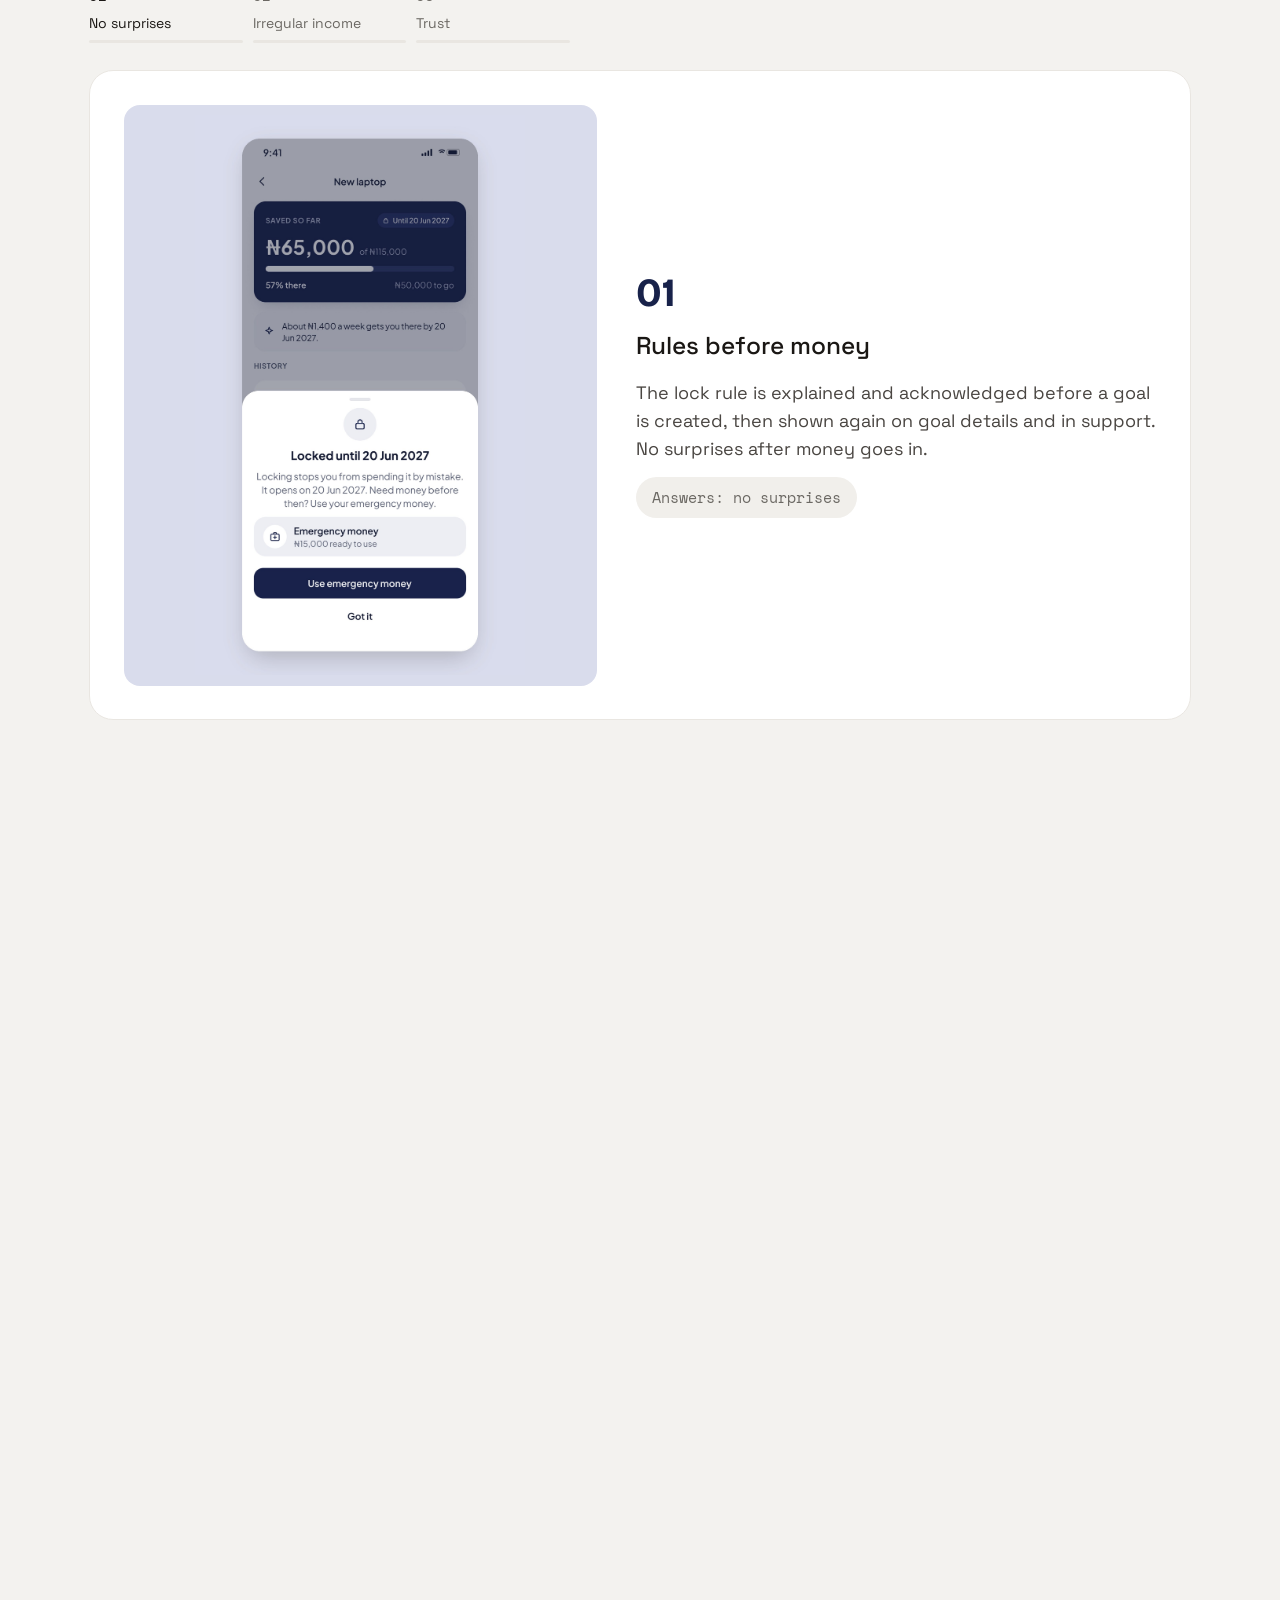
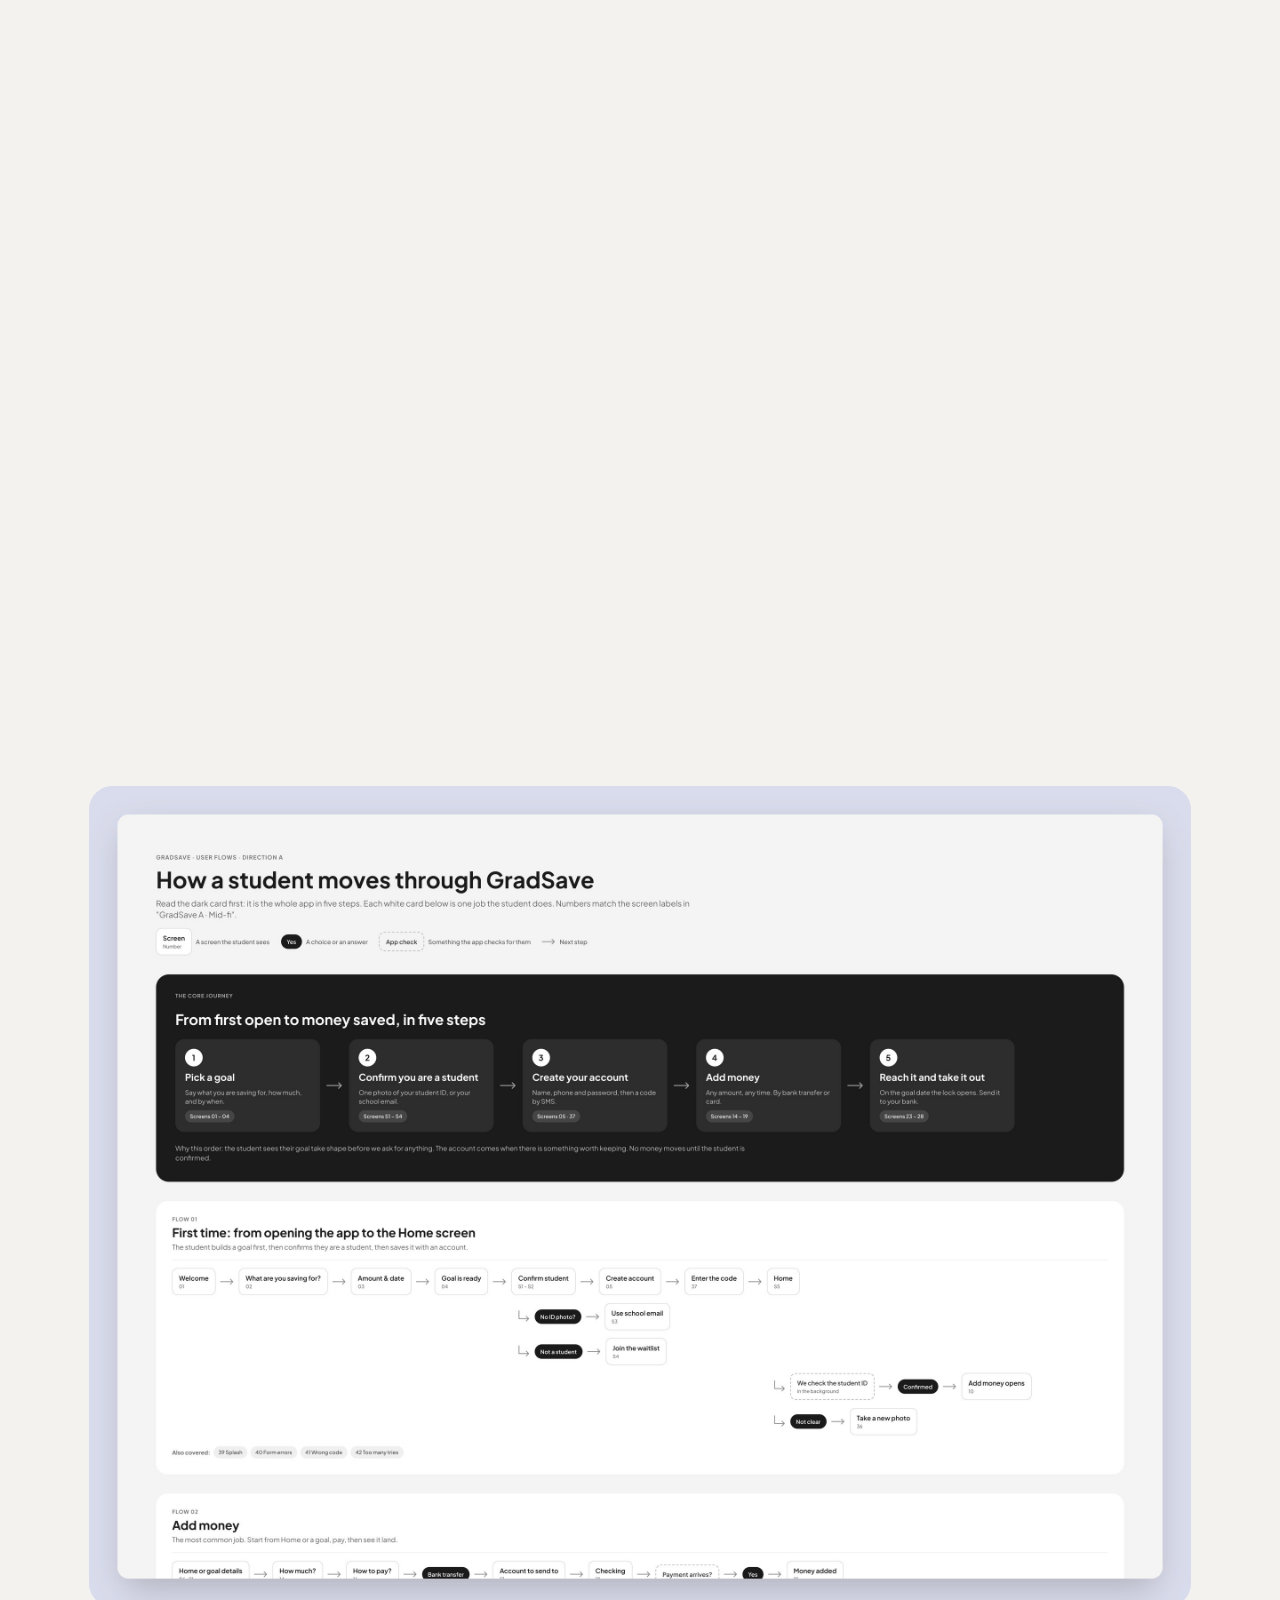
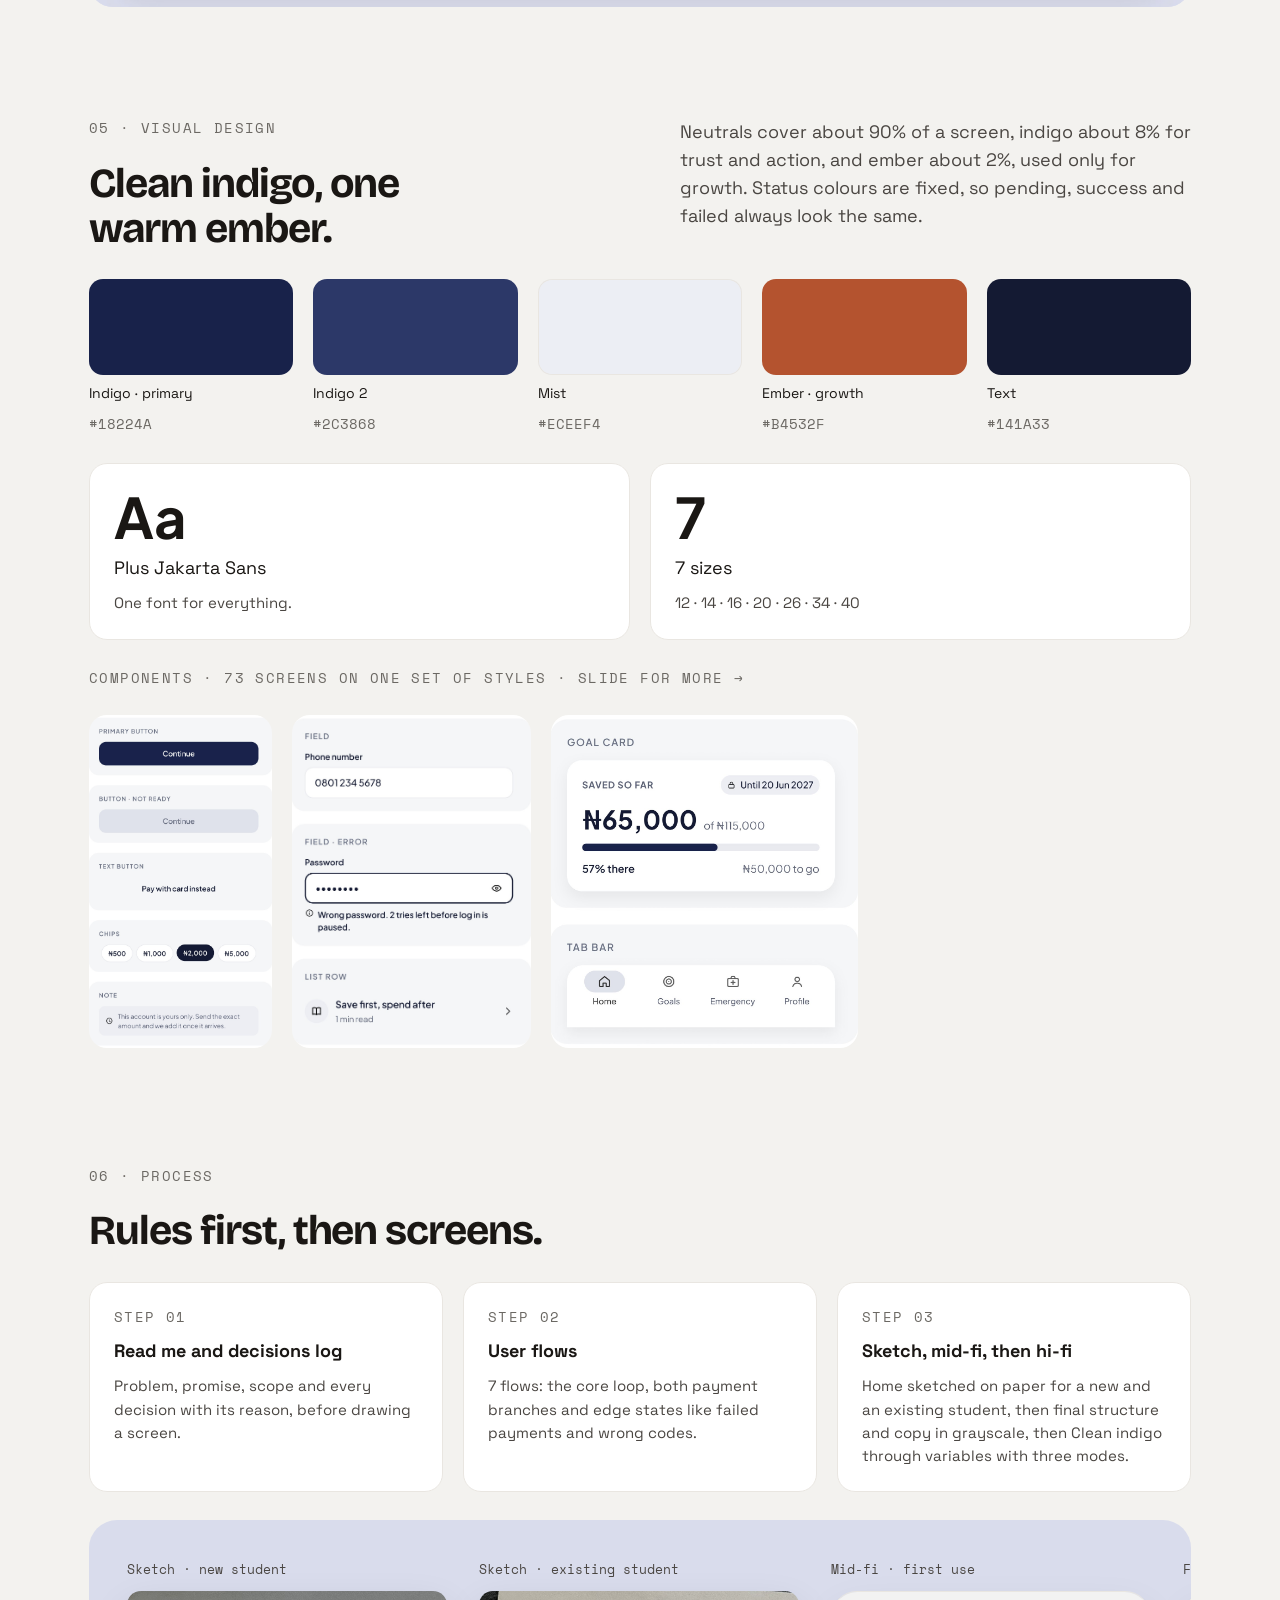
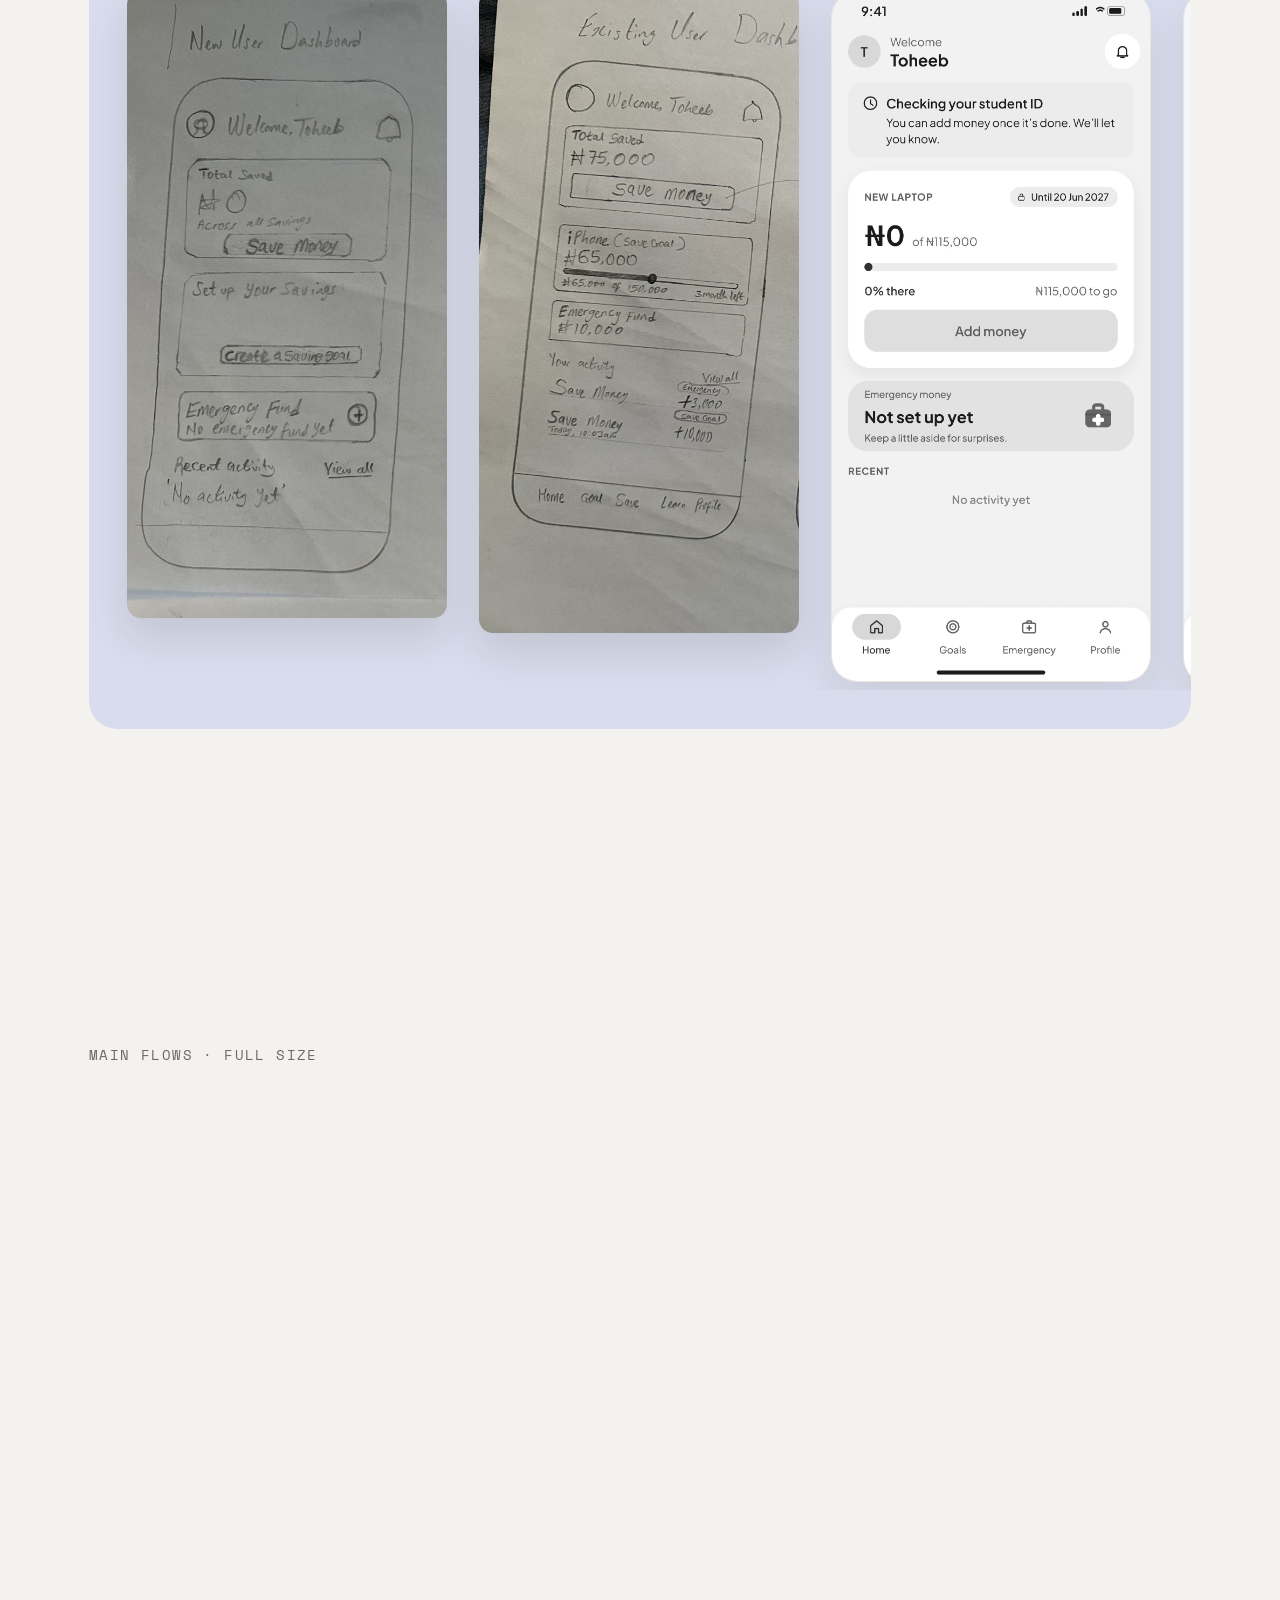
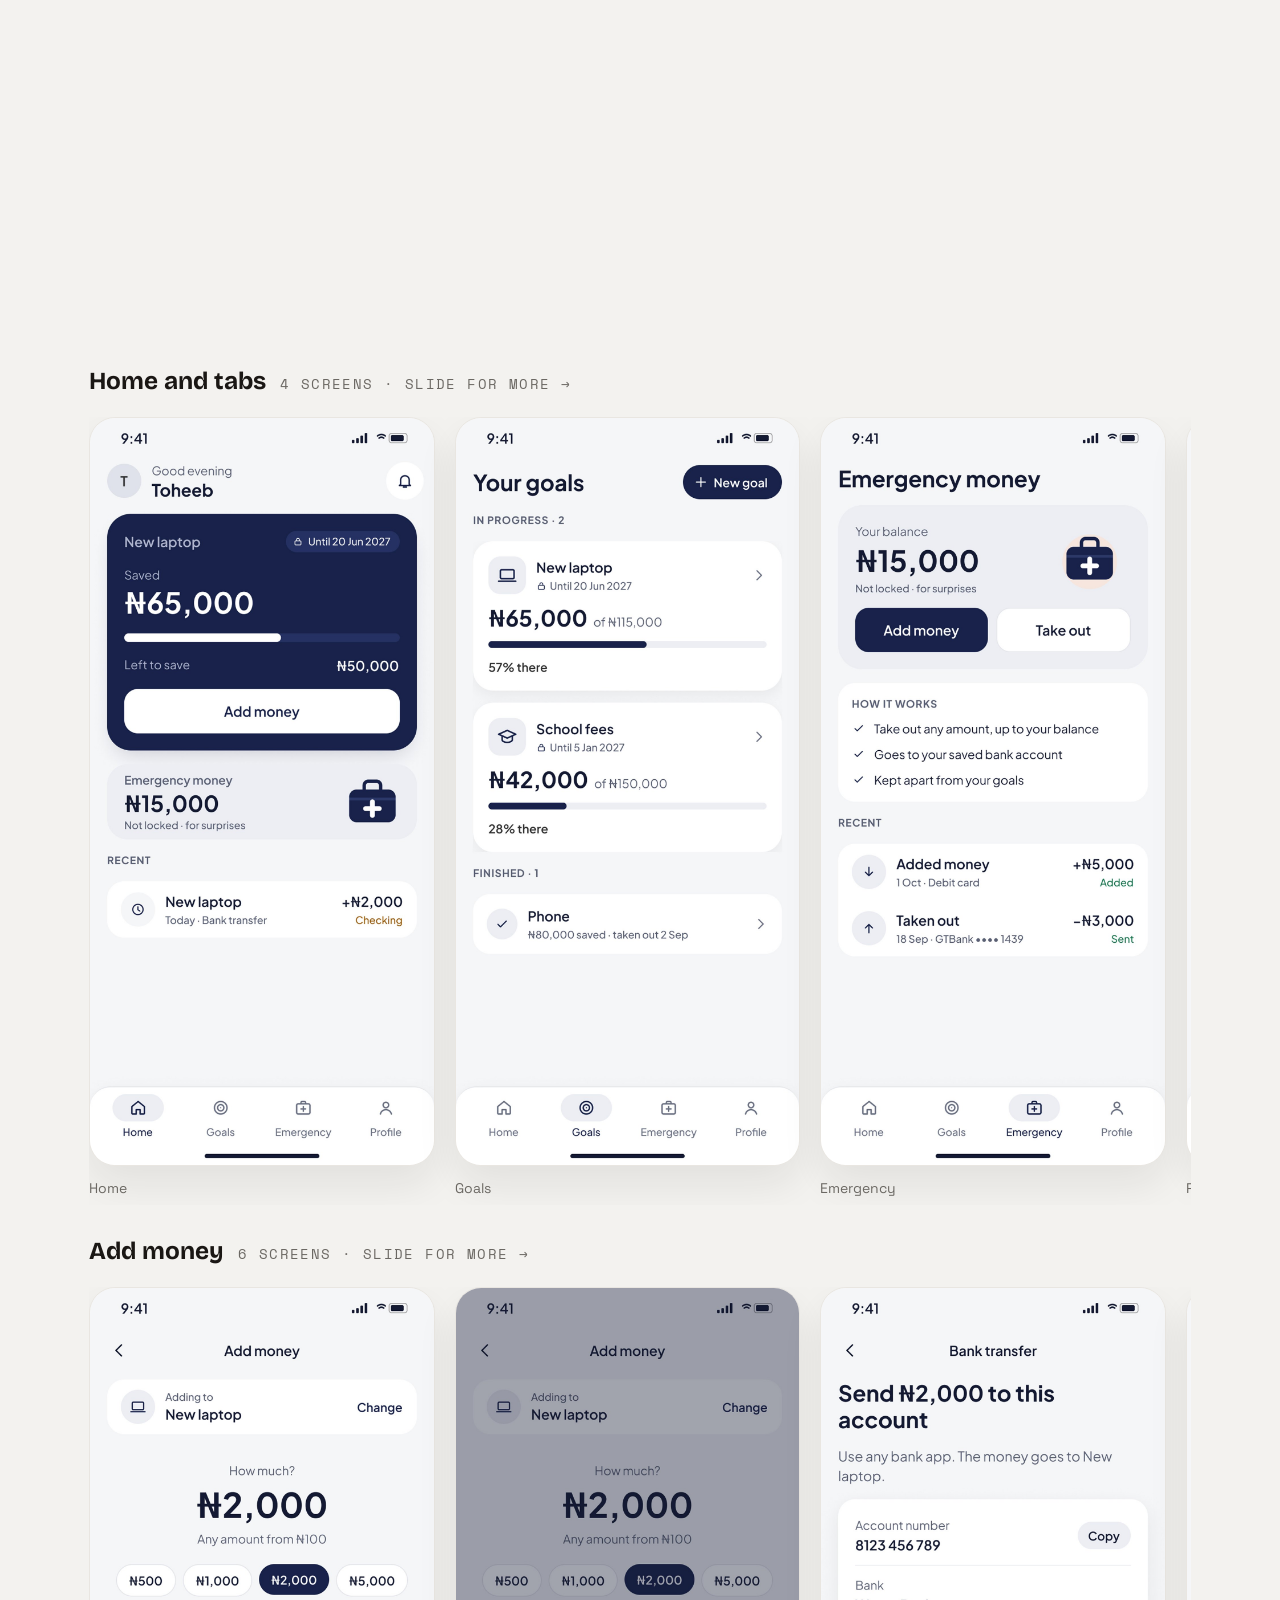
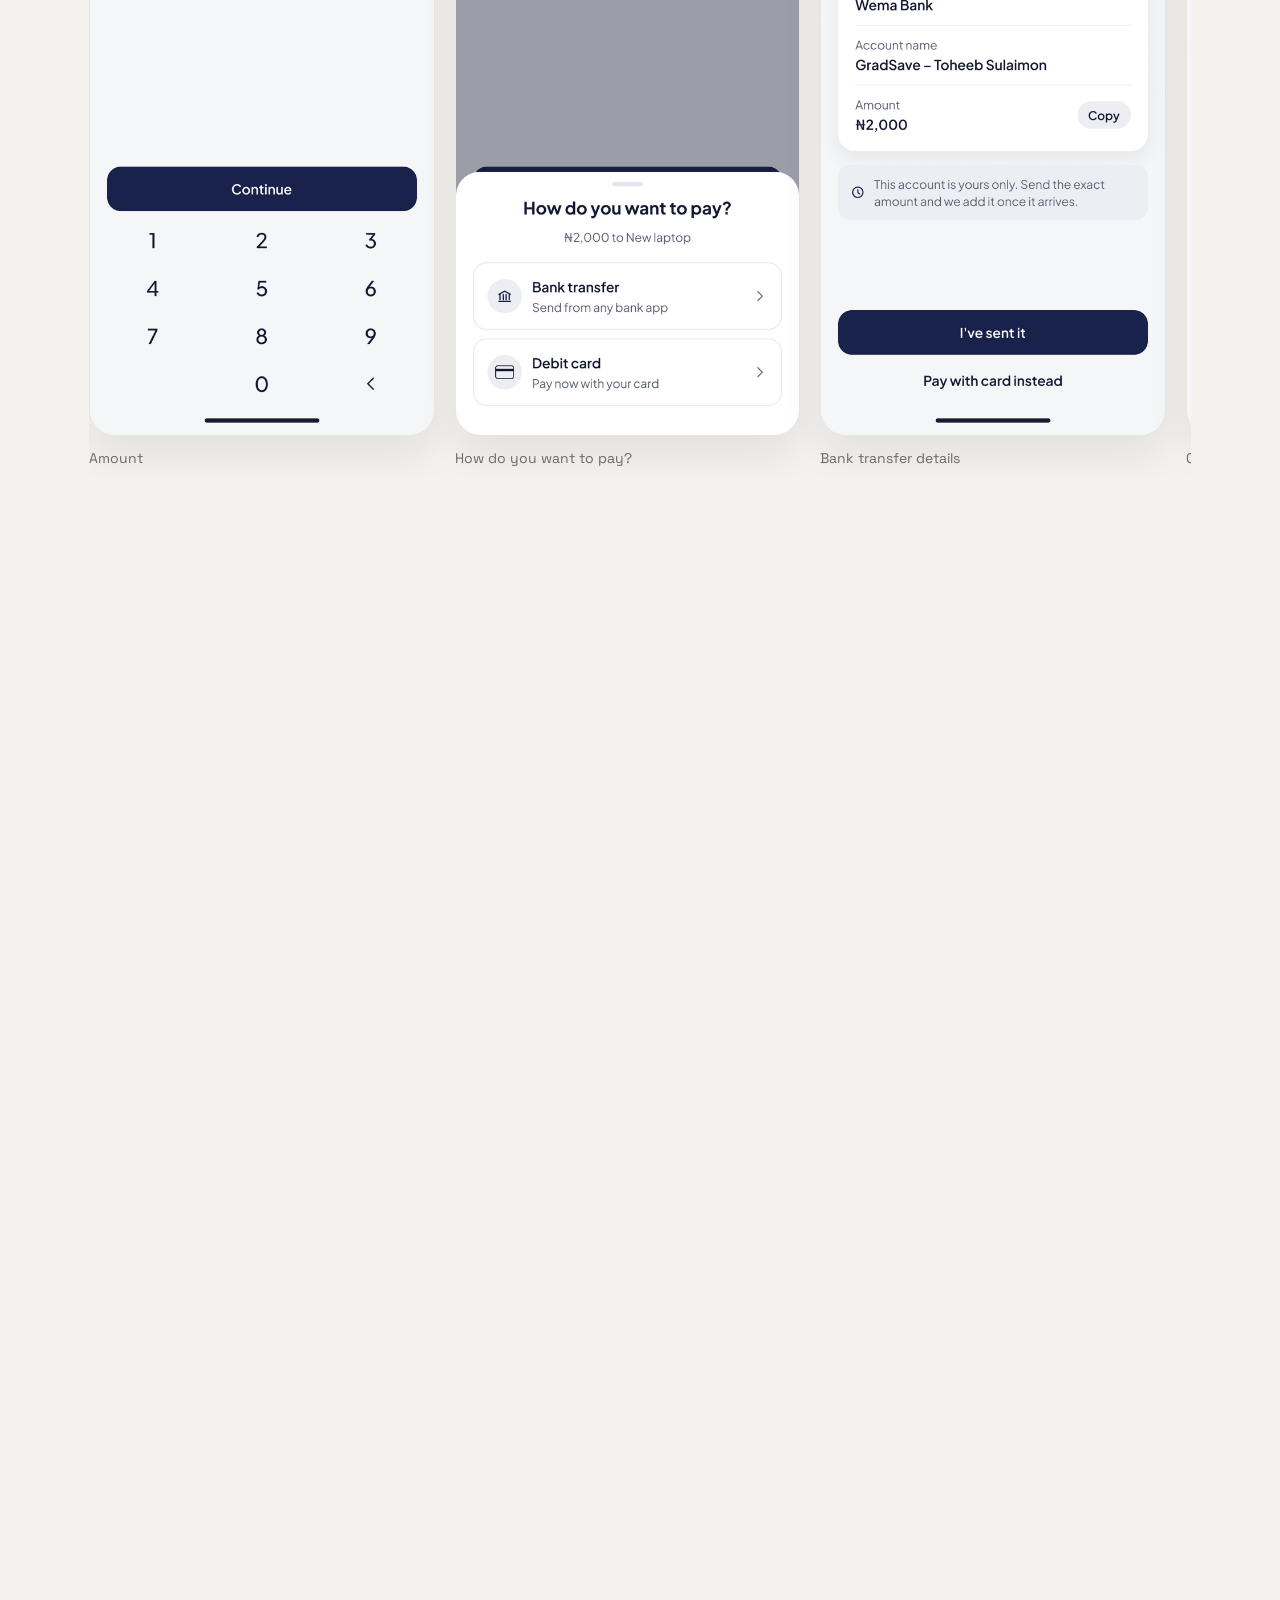
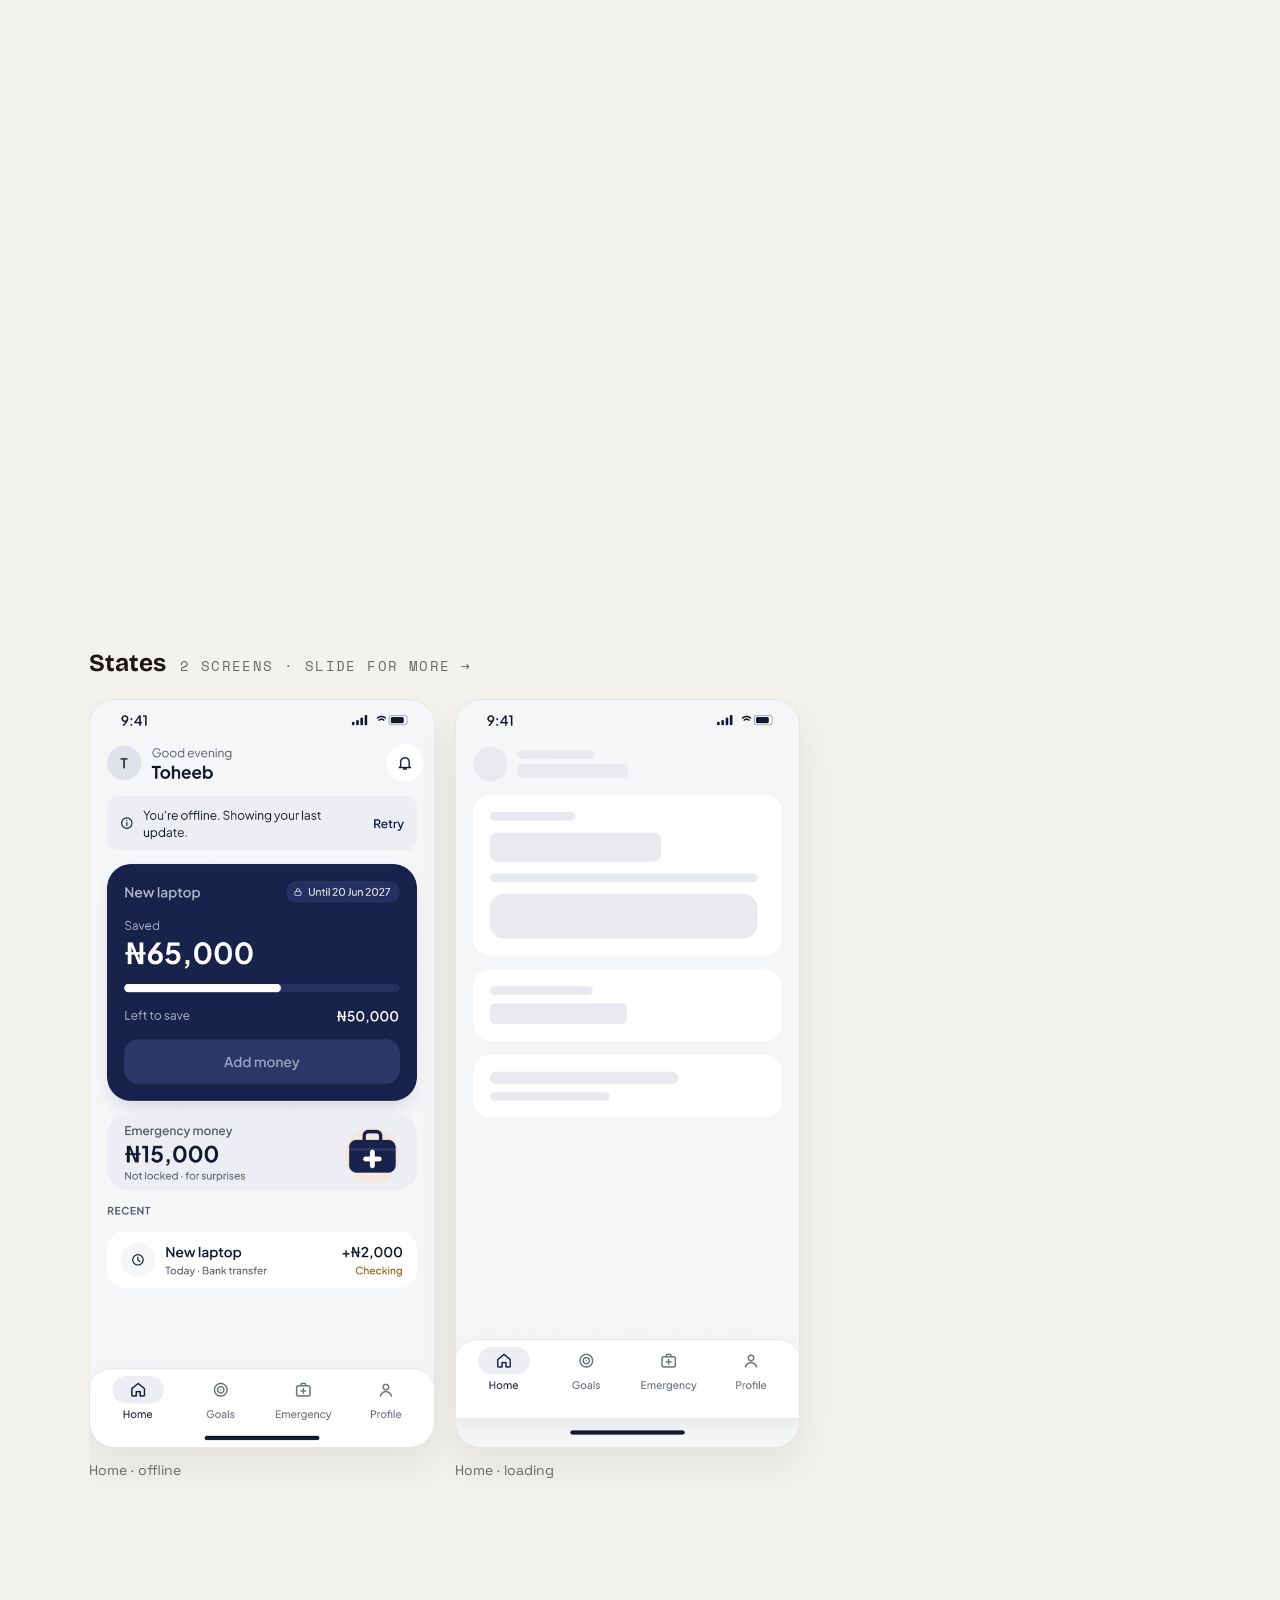
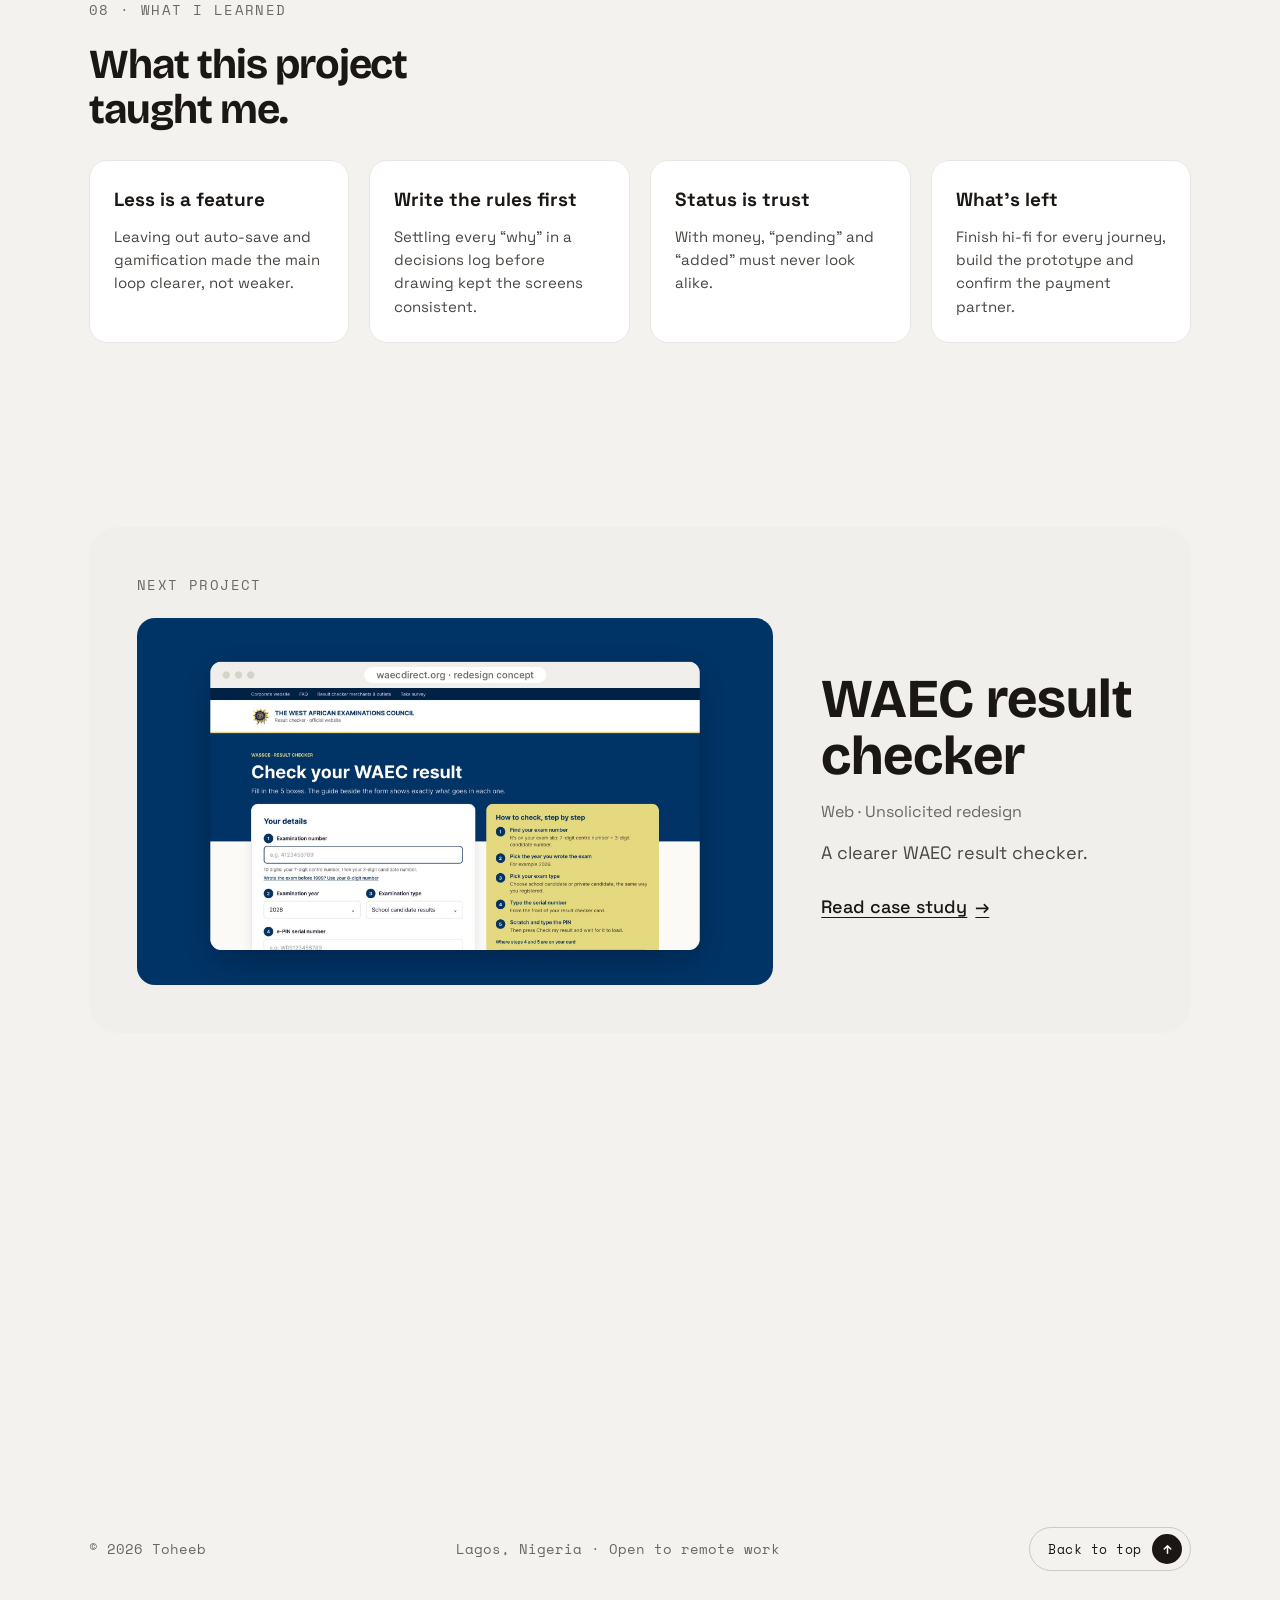
<file: gradsave.html>
<!doctype html>
<html lang="en">
<head>
<meta charset="utf-8">
<meta name="viewport" content="width=device-width, initial-scale=1, viewport-fit=cover">
<title>GradSave · Toheeb</title>
<meta name="description" content="Case study: GradSave, a savings app built for students with irregular income.">
<meta property="og:type" content="website">
<meta property="og:title" content="GradSave · Toheeb">
<meta property="og:description" content="Case study: GradSave, a savings app built for students with irregular income.">
<meta name="twitter:card" content="summary">
<link rel="icon" href="favicon.svg" type="image/svg+xml">
<meta name="theme-color" content="#F3F2EF">
<link rel="preconnect" href="https://fonts.googleapis.com">
<link rel="preconnect" href="https://fonts.gstatic.com" crossorigin>
<link rel="stylesheet" href="https://fonts.googleapis.com/css2?family=Bricolage+Grotesque:opsz,wght@12..96,600;12..96,700;12..96,800&family=Instrument+Serif:ital@1&family=Space+Grotesk:wght@400;500;700&family=Space+Mono:wght@400;700&family=Plus+Jakarta+Sans:wght@700&display=swap">
<link rel="stylesheet" href="css/style.css">
<link rel="stylesheet" href="css/viewer.css">
<link rel="stylesheet" href="css/case.css">
<style>:root { --proj: var(--p-grad); --tint: var(--t-grad); }</style>
</head>
<body>
<header class="site-head">
  <div class="wrap">
    <a class="logo" href="index.html">TOHEEB</a>
    <nav class="nav" aria-label="Main">
      <a href="about.html">About</a>
      <a href="https://docs.google.com/document/d/1FTQwIDMbJTH2n3hDwcGk9VsAi0eCIkIrzyoSCxBQKmU/view" target="_blank" rel="noopener">CV</a>
      <a href="contact.html">Contact</a>
    </nav>
    <button class="menu-btn" id="menuOpen" aria-label="Open menu"><svg width="24" height="24" viewBox="0 0 24 24" fill="none" aria-hidden="true"><path d="M4 8h16M4 16h16" stroke="currentColor" stroke-width="1.8" stroke-linecap="round"/></svg></button>
  </div>
</header>

<main>
  <section class="wrap cs-hero">
    <a class="back" href="work.html"><span class="arrow">←</span> All work</a>
    <div class="cs-top">
      <div class="cs-intro">
        <div class="mode" role="group" aria-label="Reading mode"><button type="button" data-mode="quick" aria-pressed="false">Quick read</button><button type="button" data-mode="full" aria-pressed="true">Full story</button></div>
        <p class="label">03 / 07 · Mobile app · Student savings · Concept</p>
        <h1 class="cs-title">GradSave</h1>
        <p class="cs-sub">Save when you can. Know when you can take it out.</p>
        <p class="cs-lead">A savings app built only for students. Money goes into a goal or an emergency fund, and the rules are explained before any money moves.</p>
        <p class="for"><span class="label">For</span><span>Students with irregular income, saving for something real</span></p>
      </div>
      <aside class="short">
        <p class="label">The short version</p>
        <dl>
          <div><dt>Problem</dt><dd>Students struggle to save consistently, because irregular income and surprise expenses keep breaking their plans.</dd></div>
          <div><dt>What I did</dt><dd>A group call with 6 students and a survey, then a decisions log, MVP scope, 7 user flows, a design system and the screens.</dd></div>
          <div><dt>Outcome</dt><dd>73 screens on one design system · 7 user flows with edge cases.</dd></div>
        </dl>
      </aside>
    </div>
    <div class="ppanel"><div class="srow srow--panel" data-drag><figure class="tile tile--m"><img src="img/gs-screens/s26.jpg" alt="GradSave: Home" loading="lazy" width="1206" height="2622"><figcaption>Home</figcaption></figure><figure class="tile tile--m"><img src="img/gs-screens/s42.jpg" alt="GradSave: Goal details" loading="lazy" width="1206" height="2622"><figcaption>Goal details</figcaption></figure><figure class="tile tile--m"><img src="img/gs-screens/s28.jpg" alt="GradSave: Emergency" loading="lazy" width="1206" height="2622"><figcaption>Emergency</figcaption></figure></div></div>
    <div class="facts"><div><span class="label">Role</span><span>Product designer</span></div><div><span class="label">Team</span><span>Solo</span></div><div><span class="label">Timeline</span><span>2025, refined 2026</span></div><div><span class="label">Platform</span><span>Mobile app</span></div><div><span class="label">Tools</span><span>Figma</span></div><div><span class="label">Screens</span><span>73 · <a href="#screens" data-open-screens>See all →</a></span></div></div>
  </section>

  <div class="wrap cs-body">
    <nav class="chapters" aria-label="On this page"><span class="label">On this page</span><a href="#problem">The problem</a><a href="#research">Research</a><a href="#decisions">Key decisions</a><a href="#left-out">What I left out</a><a href="#visual">Visual design</a><a href="#process" data-only="full">Process</a><a href="#screens" data-only="full">Final screens</a><a href="#key-screens" data-only="quick">Final screens</a><a href="#screens" data-open-screens>All 73 screens</a><a href="#learned" data-only="full">What I learned</a></nav>
    <div class="sections">
      <section class="sec" id="problem">
        <div class="sec__intro" data-reveal><div class="sec__title"><p class="label">01 · The problem</p><h2>Saving for something real, with money that never arrives on time.</h2></div><div class="sec__text" data-only="full"><p>Students save for things that matter: a laptop, school fees, a course. But their money comes from parents, allowances, part-time work, side hustles and gifts, at unpredictable times. When something urgent comes up, the savings plan is the first thing to break.</p></div></div><div class="callout" data-reveal><p class="label">How might we</p><p>Help students save whenever money comes in, keep goal money apart from spending money, and know exactly when they can take it out?</p></div>
      </section>
      <section class="sec" id="research">
        <div class="sec__intro" data-reveal><div class="sec__title"><p class="label">02 · Research</p><h2>Not careless. Just unpredictable.</h2></div><div class="sec__text" data-only="full"><p>In 2025 I ran a scheduled group call with 6 students (300 and 400 level) and a survey with actual students.</p></div></div><div class="cards cards--3" data-reveal><div class="card stat"><b>6</b><p>students on a group call, 300 and 400 level</p><span class="label">Group call, 2025</span></div><div class="card stat"><b>5</b><p>kinds of income: parents, allowances, part-time work, side hustles and gifts</p><span class="label">Research, 2025</span></div><div class="card stat"><b>3</b><p>needs: a specific goal, a simple structure and room for surprises</p><span class="label">Research summary</span></div></div><div class="cards cards--3" data-reveal data-only="full"><div class="insight"><span class="label">Insight 01</span><h3>Income is irregular</h3><p>Money arrives at unpredictable times, so fixed schedules don’t fit.</p></div><div class="insight"><span class="label">Insight 02</span><h3>Goals are real</h3><p>They save for something specific, not just “saving”.</p></div><div class="insight"><span class="label">Insight 03</span><h3>Mental tracking fails</h3><p>Goal money and spending money blur when it’s all in your head.</p></div></div><p class="note" data-only="full">A small sample, so I treat it as direction rather than proof for every student.</p>
      </section>
      <section class="sec decisions decisions--phone" id="decisions">
        <div class="dec-track"><div class="dec-pin">
          <div class="dec-head"><div class="sec__title"><p class="label">03 · Key decisions</p><h2>Three choices that keep the money honest.</h2></div><div class="dec-steps" aria-hidden="true"><button type="button" class="dec-step is-active" data-step="0" tabindex="-1"><span class="dec-step__n">01</span><span class="dec-step__t">No surprises</span><i><b></b></i></button><button type="button" class="dec-step" data-step="1" tabindex="-1"><span class="dec-step__n">02</span><span class="dec-step__t">Irregular income</span><i><b></b></i></button><button type="button" class="dec-step" data-step="2" tabindex="-1"><span class="dec-step__n">03</span><span class="dec-step__t">Trust</span><i><b></b></i></button></div></div>
          <div class="dec-stage">
            <article class="decision is-active" data-i="0"><div class="figure"><img src="img/gs/dec-1.jpg" alt="The Why is my goal locked sheet explaining the lock rule" loading="lazy"></div><div class="decision__text"><span class="decision__num">01</span><h3>Rules before money</h3><p>The lock rule is explained and acknowledged before a goal is created, then shown again on goal details and in support. No surprises after money goes in.</p><span class="answers" data-only="full">Answers: no surprises</span></div></article>
            <article class="decision" data-i="1"><div class="figure"><img src="img/gs/dec-2.jpg" alt="The Emergency money tab with its own balance" loading="lazy"></div><div class="decision__text"><span class="decision__num">02</span><h3>An emergency fund that never locks</h3><p>Its own tab, its own balance and its own rules, so a surprise expense comes out of here instead of breaking a goal.</p><span class="answers" data-only="full">Answers: irregular income</span></div></article>
            <article class="decision" data-i="2"><div class="figure"><img src="img/gs/dec-3.jpg" alt="Checking your payment screen showing a pending payment" loading="lazy"></div><div class="decision__text"><span class="decision__num">03</span><h3>Only “added” when it really is</h3><p>Money counts as saved only after the payment provider confirms it. Pending is shown separately, and failed payments say so.</p><span class="answers" data-only="full">Answers: trust</span></div></article>
          </div>
        </div></div>
      </section>
      <section class="sec" id="left-out">
        <div class="sec__intro" data-reveal><div class="sec__title"><p class="label">04 · What I left out</p><h2>Auto-save waits.</h2></div><div class="sec__text"><p>Fixed schedules clash with irregular student income: debits fail, or money gets locked at the wrong moment. I also kept out investments, budgeting, streaks, badges and leaderboards, so the MVP does one loop well: add money, keep it safe, take it out on time.</p></div></div><figure class="figure" style="margin:0" data-reveal data-only="full"><img src="img/gs/leftout.jpg" alt="The GradSave user flow document: from first open to money saved, in five steps" loading="lazy"></figure>
      </section>
      <section class="sec" id="visual">
        <div class="sec__intro" data-reveal><div class="sec__title"><p class="label">05 · Visual design</p><h2>Clean indigo, one warm ember.</h2></div><div class="sec__text" data-only="full"><p>Neutrals cover about 90% of a screen, indigo about 8% for trust and action, and ember about 2%, used only for growth. Status colours are fixed, so pending, success and failed always look the same.</p></div></div><div class="swatches" data-reveal><div><i style="background:#18224A"></i>Indigo · primary<span>#18224A</span></div><div><i style="background:#2C3868"></i>Indigo 2<span>#2C3868</span></div><div><i style="background:#ECEEF4;box-shadow:inset 0 0 0 1px var(--line)"></i>Mist<span>#ECEEF4</span></div><div><i style="background:#B4532F"></i>Ember · growth<span>#B4532F</span></div><div><i style="background:#141A33"></i>Text<span>#141A33</span></div></div><div class="typecards" data-reveal><div class="card"><b style="font-family:'Plus Jakarta Sans',var(--f-sans)">Aa</b><span style="font-size:18px">Plus Jakarta Sans</span><span style="font-size:15px;color:var(--ink-soft)">One font for everything.</span></div><div class="card"><b style="font-family:'Plus Jakarta Sans',var(--f-sans)">7</b><span style="font-size:18px">7 sizes</span><span style="font-size:15px;color:var(--ink-soft)">12 · 14 · 16 · 20 · 26 · 34 · 40</span></div></div><p class="label">Components · 73 screens on one set of styles · slide for more →</p><div class="srow srow--comp" data-drag data-reveal><figure class="tile tile--c"><img src="img/gs/comp-1.jpg" alt="Buttons, chips and notes" loading="lazy"></figure><figure class="tile tile--c"><img src="img/gs/comp-2.jpg" alt="Fields, field error and list row" loading="lazy"></figure><figure class="tile tile--c"><img src="img/gs/comp-3.jpg" alt="Goal card and tab bar" loading="lazy"></figure></div>
      </section>
      <section class="sec" id="process" data-only="full">
        <div class="sec__intro" data-reveal><div class="sec__title"><p class="label">06 · Process</p><h2>Rules first, then screens.</h2></div></div><div class="cards cards--3" data-reveal data-only="full"><div class="card"><span class="label">Step 01</span><h3 style="font-size:18px">Read me and decisions log</h3><p style="font-size:15px;color:var(--ink-soft)">Problem, promise, scope and every decision with its reason, before drawing a screen.</p></div><div class="card"><span class="label">Step 02</span><h3 style="font-size:18px">User flows</h3><p style="font-size:15px;color:var(--ink-soft)">7 flows: the core loop, both payment branches and edge states like failed payments and wrong codes.</p></div><div class="card"><span class="label">Step 03</span><h3 style="font-size:18px">Sketch, mid-fi, then hi-fi</h3><p style="font-size:15px;color:var(--ink-soft)">Home sketched on paper for a new and an existing student, then final structure and copy in grayscale, then Clean indigo through variables with three modes.</p></div></div><div class="ppanel" data-reveal><div class="srow srow--panel" data-drag><figure class="tile tile--m tile--photo"><img src="img/gs/sketch-2.jpg" alt="Paper sketch of the GradSave Home for a new student, before any savings" loading="lazy" width="1200" height="2350"><figcaption>Sketch · new student</figcaption></figure><figure class="tile tile--m tile--photo"><img src="img/gs/sketch-1.jpg" alt="Paper sketch of the GradSave Home for a student with savings" loading="lazy" width="1200" height="2407"><figcaption>Sketch · existing student</figcaption></figure><figure class="tile tile--m"><img src="img/gs/mid-checking.jpg" alt="GradSave Home in grayscale while the student ID is checked" loading="lazy" width="1179" height="2556"><figcaption>Mid-fi · first use</figcaption></figure><figure class="tile tile--m"><img src="img/gs-screens/s21.jpg" alt="GradSave: Home while the student ID is checked" loading="lazy" width="1206" height="2622"><figcaption>Final · first use</figcaption></figure><figure class="tile tile--m"><img src="img/gs/mid-home.jpg" alt="GradSave Home in grayscale with a savings goal" loading="lazy" width="1179" height="2556"><figcaption>Mid-fi · Home</figcaption></figure><figure class="tile tile--m"><img src="img/gs-screens/s26.jpg" alt="GradSave: Home" loading="lazy" width="1206" height="2622"><figcaption>Final · Home</figcaption></figure></div></div>
      </section>
      <section class="sec" id="screens" data-only="full">
        <div class="sec__intro" data-reveal><div class="sec__title"><p class="label">07 · Final screens</p><h2>All 73 screens, in one view.</h2></div><div class="sec__text"><p>12 flows, from the first open to log out, including 20 edge cases. The main flows are also shown larger below.</p></div></div><div class="wall-cta" data-reveal><button type="button" class="btn btn--primary" data-open-screens>Open all 73 screens <span class="arrow">→</span></button><span class="legend"><i></i>Edge case: an error, empty or loading screen</span></div><p class="label" style="margin-top:12px">Main flows · full size</p><div class="flow" data-reveal><div class="flow__head"><h3>Getting started</h3><span class="label">7 screens · slide for more →</span></div><div class="srow srow--m" data-drag><figure class="tile tile--m"><img src="img/gs-screens/s01.jpg" alt="GradSave: Splash" loading="lazy" width="1206" height="2622"><figcaption>Splash</figcaption></figure><figure class="tile tile--m"><img src="img/gs-screens/s02.jpg" alt="GradSave: Welcome" loading="lazy" width="1206" height="2622"><figcaption>Welcome</figcaption></figure><figure class="tile tile--m"><img src="img/gs-screens/s03.jpg" alt="GradSave: What are you saving for?" loading="lazy" width="1206" height="2622"><figcaption>What are you saving for?</figcaption></figure><figure class="tile tile--m"><img src="img/gs-screens/s04.jpg" alt="GradSave: Amount &amp; date (live preview)" loading="lazy" width="1206" height="2622"><figcaption>Amount and date</figcaption></figure><figure class="tile tile--m"><img src="img/gs-screens/s05.jpg" alt="GradSave: Your goal is ready" loading="lazy" width="1206" height="2622"><figcaption>Your goal is ready</figcaption></figure><figure class="tile tile--m"><img src="img/gs-screens/s07.jpg" alt="GradSave: Confirm student · ready" loading="lazy" width="1206" height="2622"><figcaption>Confirm you’re a student</figcaption></figure><figure class="tile tile--m"><img src="img/gs-screens/s11.jpg" alt="GradSave: Enter code" loading="lazy" width="1206" height="2622"><figcaption>Enter code</figcaption></figure></div></div><div class="flow" data-reveal><div class="flow__head"><h3>Home and tabs</h3><span class="label">4 screens · slide for more →</span></div><div class="srow srow--m" data-drag><figure class="tile tile--m"><img src="img/gs-screens/s26.jpg" alt="GradSave: Home" loading="lazy" width="1206" height="2622"><figcaption>Home</figcaption></figure><figure class="tile tile--m"><img src="img/gs-screens/s27.jpg" alt="GradSave: Goals" loading="lazy" width="1206" height="2622"><figcaption>Goals</figcaption></figure><figure class="tile tile--m"><img src="img/gs-screens/s28.jpg" alt="GradSave: Emergency" loading="lazy" width="1206" height="2622"><figcaption>Emergency</figcaption></figure><figure class="tile tile--m"><img src="img/gs-screens/s29.jpg" alt="GradSave: Profile" loading="lazy" width="1206" height="2622"><figcaption>Profile</figcaption></figure></div></div><div class="flow" data-reveal><div class="flow__head"><h3>Add money</h3><span class="label">6 screens · slide for more →</span></div><div class="srow srow--m" data-drag><figure class="tile tile--m"><img src="img/gs-screens/s30.jpg" alt="GradSave: Add money · amount" loading="lazy" width="1206" height="2622"><figcaption>Amount</figcaption></figure><figure class="tile tile--m"><img src="img/gs-screens/s32.jpg" alt="GradSave: How do you want to pay?" loading="lazy" width="1206" height="2622"><figcaption>How do you want to pay?</figcaption></figure><figure class="tile tile--m"><img src="img/gs-screens/s33.jpg" alt="GradSave: Bank transfer details" loading="lazy" width="1206" height="2622"><figcaption>Bank transfer details</figcaption></figure><figure class="tile tile--m"><img src="img/gs-screens/s34.jpg" alt="GradSave: Checking your payment" loading="lazy" width="1206" height="2622"><figcaption>Checking your payment</figcaption></figure><figure class="tile tile--m"><img src="img/gs-screens/s35.jpg" alt="GradSave: Money added" loading="lazy" width="1206" height="2622"><figcaption>Money added</figcaption></figure><figure class="tile tile--m"><img src="img/gs-screens/s36.jpg" alt="GradSave: Payment failed" loading="lazy" width="1206" height="2622"><figcaption>Payment failed</figcaption></figure></div></div><div class="flow" data-reveal><div class="flow__head"><h3>Locked goals</h3><span class="label">4 screens · slide for more →</span></div><div class="srow srow--m" data-drag><figure class="tile tile--m"><img src="img/gs-screens/s42.jpg" alt="GradSave: Goal details" loading="lazy" width="1206" height="2622"><figcaption>Goal details</figcaption></figure><figure class="tile tile--m"><img src="img/gs-screens/s43.jpg" alt="GradSave: Why is my goal locked? (sheet)" loading="lazy" width="1206" height="2622"><figcaption>Why is my goal locked?</figcaption></figure><figure class="tile tile--m"><img src="img/gs-screens/s44.jpg" alt="GradSave: Goal reached" loading="lazy" width="1206" height="2622"><figcaption>Goal reached</figcaption></figure><figure class="tile tile--m"><img src="img/gs-screens/s45.jpg" alt="GradSave: Unlock day · goal not full" loading="lazy" width="1206" height="2622"><figcaption>Unlock day</figcaption></figure></div></div><div class="flow" data-reveal><div class="flow__head"><h3>Take money out</h3><span class="label">5 screens · slide for more →</span></div><div class="srow srow--m" data-drag><figure class="tile tile--m"><img src="img/gs-screens/s51.jpg" alt="GradSave: Take out · amount" loading="lazy" width="1206" height="2622"><figcaption>Amount</figcaption></figure><figure class="tile tile--m"><img src="img/gs-screens/s52.jpg" alt="GradSave: Add bank account" loading="lazy" width="1206" height="2622"><figcaption>Add bank account</figcaption></figure><figure class="tile tile--m"><img src="img/gs-screens/s54.jpg" alt="GradSave: Create PIN" loading="lazy" width="1206" height="2622"><figcaption>Create PIN</figcaption></figure><figure class="tile tile--m"><img src="img/gs-screens/s55.jpg" alt="GradSave: Money sent" loading="lazy" width="1206" height="2622"><figcaption>Money sent</figcaption></figure><figure class="tile tile--m"><img src="img/gs-screens/s60.jpg" alt="GradSave: Emergency · take out" loading="lazy" width="1206" height="2622"><figcaption>Emergency take-out</figcaption></figure></div></div><div class="flow" data-reveal><div class="flow__head"><h3>States</h3><span class="label">2 screens · slide for more →</span></div><div class="srow srow--m" data-drag><figure class="tile tile--m"><img src="img/gs-screens/s65.jpg" alt="GradSave: Home · offline" loading="lazy" width="1206" height="2622"><figcaption>Home · offline</figcaption></figure><figure class="tile tile--m"><img src="img/gs-screens/s67.jpg" alt="GradSave: Home · loading" loading="lazy" width="1206" height="2622"><figcaption>Home · loading</figcaption></figure></div></div>
      </section>
      <section class="sec" id="key-screens" data-only="quick">
        <div class="sec__intro" data-reveal><div class="sec__title"><p class="label">07 · Final screens</p><h2>73 screens, one design system.</h2></div><div class="sec__text"><p>A few key screens at full size. The full story has all 73.</p></div></div><div class="flow" data-reveal><div class="flow__head"><h3>Key screens</h3><span class="label">6 screens · slide for more →</span></div><div class="srow srow--m" data-drag><figure class="tile tile--m"><img src="img/gs-screens/s26.jpg" alt="GradSave: Home" loading="lazy" width="1206" height="2622"><figcaption>Home</figcaption></figure><figure class="tile tile--m"><img src="img/gs-screens/s42.jpg" alt="GradSave: Goal details" loading="lazy" width="1206" height="2622"><figcaption>Goal details</figcaption></figure><figure class="tile tile--m"><img src="img/gs-screens/s28.jpg" alt="GradSave: Emergency" loading="lazy" width="1206" height="2622"><figcaption>Emergency</figcaption></figure><figure class="tile tile--m"><img src="img/gs-screens/s34.jpg" alt="GradSave: Checking your payment" loading="lazy" width="1206" height="2622"><figcaption>Checking your payment</figcaption></figure><figure class="tile tile--m"><img src="img/gs-screens/s43.jpg" alt="GradSave: Why is my goal locked? (sheet)" loading="lazy" width="1206" height="2622"><figcaption>Why is my goal locked?</figcaption></figure><figure class="tile tile--m"><img src="img/gs-screens/s55.jpg" alt="GradSave: Money sent" loading="lazy" width="1206" height="2622"><figcaption>Money sent</figcaption></figure></div></div><div class="more" data-reveal><p class="label">Full story</p><h2>Want the whole story?</h2><p>The research behind it, the process, every screen and what I learned.</p><div class="more__links"><button type="button" class="btn btn--secondary" data-mode="full" data-go="problem">Read the full story <span class="arrow">→</span></button><a class="text-link" href="#screens" data-open-screens>See all 73 screens</a></div></div>
      </section>
      <section class="sec" id="learned" data-only="full">
        <div class="sec__intro" data-reveal><div class="sec__title"><p class="label">08 · What I learned</p><h2>What this project taught me.</h2></div></div><div class="cards cards--4" data-reveal><div class="card"><h3 style="font-size:19px">Less is a feature</h3><p style="font-size:15px;color:var(--ink-soft)">Leaving out auto-save and gamification made the main loop clearer, not weaker.</p></div><div class="card"><h3 style="font-size:19px">Write the rules first</h3><p style="font-size:15px;color:var(--ink-soft)">Settling every “why” in a decisions log before drawing kept the screens consistent.</p></div><div class="card"><h3 style="font-size:19px">Status is trust</h3><p style="font-size:15px;color:var(--ink-soft)">With money, “pending” and “added” must never look alike.</p></div><div class="card"><h3 style="font-size:19px">What’s left</h3><p style="font-size:15px;color:var(--ink-soft)">Finish hi-fi for every journey, build the prototype and confirm the payment partner.</p></div></div>
      </section>
    </div>

    <section class="next" data-reveal>
      <p class="label">Next project</p>
      <div class="next__row">
        <a class="next__img" href="waec.html" data-cursor="Next" aria-label="WAEC result checker case study" style="background:var(--p-waec)"><img src="img/next-waec.jpg" alt="The redesigned WAEC result checker in a browser" loading="lazy" width="2184" height="1260"></a>
        <div class="next__text"><h2>WAEC result checker</h2><p class="tags">Web · Unsolicited redesign</p><p>A clearer WAEC result checker.</p><a class="text-link" href="waec.html">Read case study <span class="arrow">→</span></a></div>
      </div>
    </section>
  </div>

  <footer class="wrap foot" id="contact">
    <section class="cta on-dark" data-reveal>
      <div class="cta__left">
        <p class="cta__eyebrow"><i></i>OPEN TO WORK · REMOTE</p>
        <h2>Let’s work together.</h2>
        <p>I’m open to remote product design roles, freelance projects and collaborations. Feel free to reach out.</p>
        <div class="cta__btns">
          <a class="btn btn--primary" href="mailto:sulaimontoheeb400@gmail.com">Email me</a>
          <a class="btn btn--secondary" href="https://docs.google.com/document/d/1FTQwIDMbJTH2n3hDwcGk9VsAi0eCIkIrzyoSCxBQKmU/export?format=pdf" target="_blank" rel="noopener">Download CV <svg class="ic" viewBox="0 0 12 12" fill="none" aria-hidden="true"><path d="M6 2.5v7M3 6.5l3 3 3-3" stroke="currentColor" stroke-width="1.3" stroke-linecap="round" stroke-linejoin="round"/></svg></a>
        </div>
      </div>
      <div class="cta__right">
        <p class="cta__eyebrow" style="letter-spacing:.1em">GET IN TOUCH</p>
        <a class="cta__email" href="mailto:sulaimontoheeb400@gmail.com">sulaimontoheeb400@gmail.com</a>
        <div class="socials">
          <a href="https://www.linkedin.com/in/sulaimon-toheeb" target="_blank" rel="noopener">LinkedIn <svg class="ic" viewBox="0 0 12 12" fill="none" aria-hidden="true"><path d="M3.5 8.5l5-5M4.5 3.5h4v4" stroke="currentColor" stroke-width="1.3" stroke-linecap="round" stroke-linejoin="round"/></svg></a>
          <a href="https://www.behance.net/Sulaimon_Toheeb" target="_blank" rel="noopener">Behance <svg class="ic" viewBox="0 0 12 12" fill="none" aria-hidden="true"><path d="M3.5 8.5l5-5M4.5 3.5h4v4" stroke="currentColor" stroke-width="1.3" stroke-linecap="round" stroke-linejoin="round"/></svg></a>
          <a href="https://x.com/Toheeb_design" target="_blank" rel="noopener">X <svg class="ic" viewBox="0 0 12 12" fill="none" aria-hidden="true"><path d="M3.5 8.5l5-5M4.5 3.5h4v4" stroke="currentColor" stroke-width="1.3" stroke-linecap="round" stroke-linejoin="round"/></svg></a>
        </div>
      </div>
    </section>
    <div class="foot__bottom"><span>© 2026 Toheeb</span><span>Lagos, Nigeria · Open to remote work</span></div>
  </footer>
</main>

<div class="menu" id="menu" aria-hidden="true">
  <div class="menu__top"><a class="logo" href="index.html">TOHEEB</a><button class="menu__close" id="menuClose">Close ✕</button></div>
  <nav class="menu__links">
    <a href="work.html"><small>01</small>Work</a>
    <a href="about.html"><small>02</small>About</a>
    <a href="https://docs.google.com/document/d/1FTQwIDMbJTH2n3hDwcGk9VsAi0eCIkIrzyoSCxBQKmU/export?format=pdf" target="_blank" rel="noopener"><small>03</small>Download CV</a>
    <a href="contact.html"><small>04</small>Contact</a>
  </nav>
  <div class="menu__foot">
    <p class="cta__eyebrow"><i></i>OPEN TO WORK · REMOTE · LAGOS</p>
    <a class="menu__email" href="mailto:sulaimontoheeb400@gmail.com">sulaimontoheeb400@gmail.com <svg class="ic" viewBox="0 0 12 12" fill="none" aria-hidden="true"><path d="M3.5 8.5l5-5M4.5 3.5h4v4" stroke="currentColor" stroke-width="1.3" stroke-linecap="round" stroke-linejoin="round"/></svg></a>
    <div class="menu__social">
      <a href="https://www.linkedin.com/in/sulaimon-toheeb" target="_blank" rel="noopener">LinkedIn <svg class="ic" viewBox="0 0 12 12" fill="none" aria-hidden="true"><path d="M3.5 8.5l5-5M4.5 3.5h4v4" stroke="currentColor" stroke-width="1.3" stroke-linecap="round" stroke-linejoin="round"/></svg></a>
      <a href="https://www.behance.net/Sulaimon_Toheeb" target="_blank" rel="noopener">Behance <svg class="ic" viewBox="0 0 12 12" fill="none" aria-hidden="true"><path d="M3.5 8.5l5-5M4.5 3.5h4v4" stroke="currentColor" stroke-width="1.3" stroke-linecap="round" stroke-linejoin="round"/></svg></a>
      <a href="https://x.com/Toheeb_design" target="_blank" rel="noopener">X <svg class="ic" viewBox="0 0 12 12" fill="none" aria-hidden="true"><path d="M3.5 8.5l5-5M4.5 3.5h4v4" stroke="currentColor" stroke-width="1.3" stroke-linecap="round" stroke-linejoin="round"/></svg></a>
    </div>
  </div>
</div>

<script src="js/site.js"></script>
<script src="js/gradsave-screens.js"></script>
<script src="js/viewer.js"></script>
<script src="js/case.js"></script>
<script src="js/cursor.js"></script>
</body>
</html>
</file>
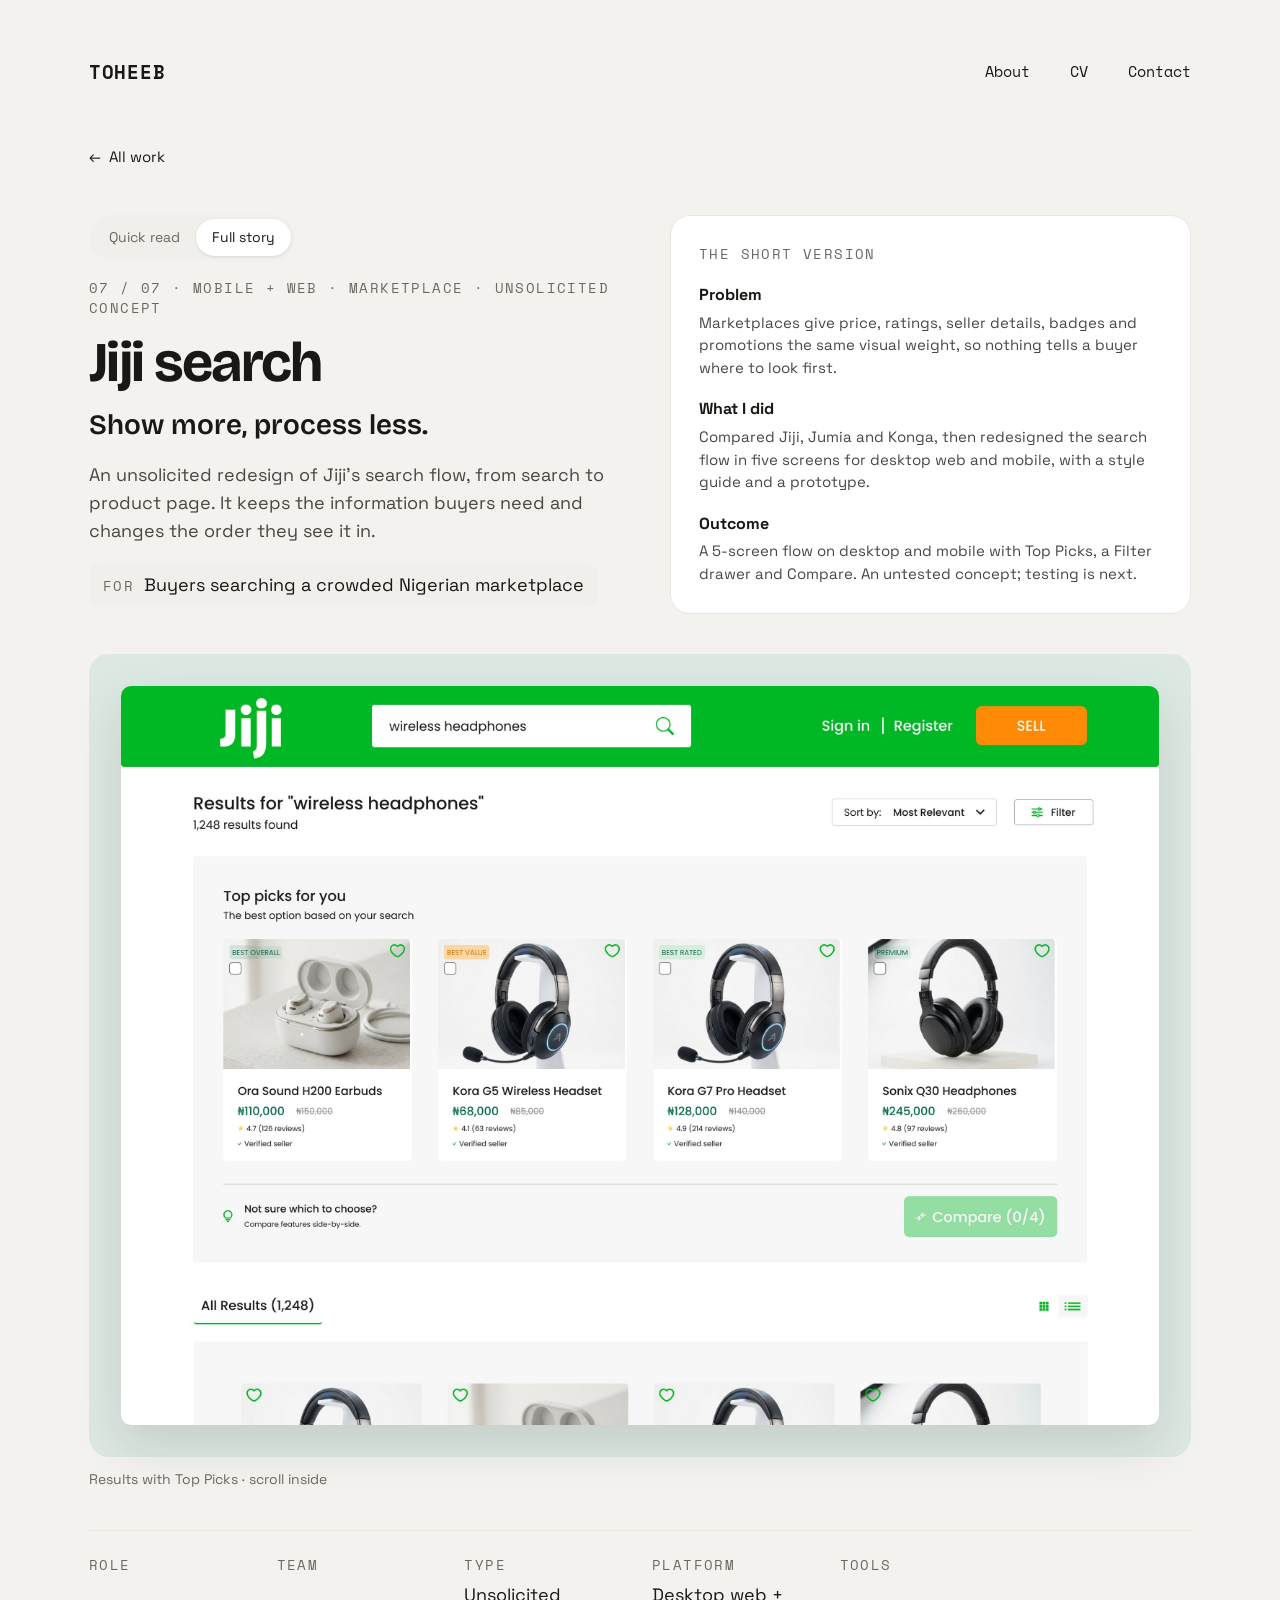
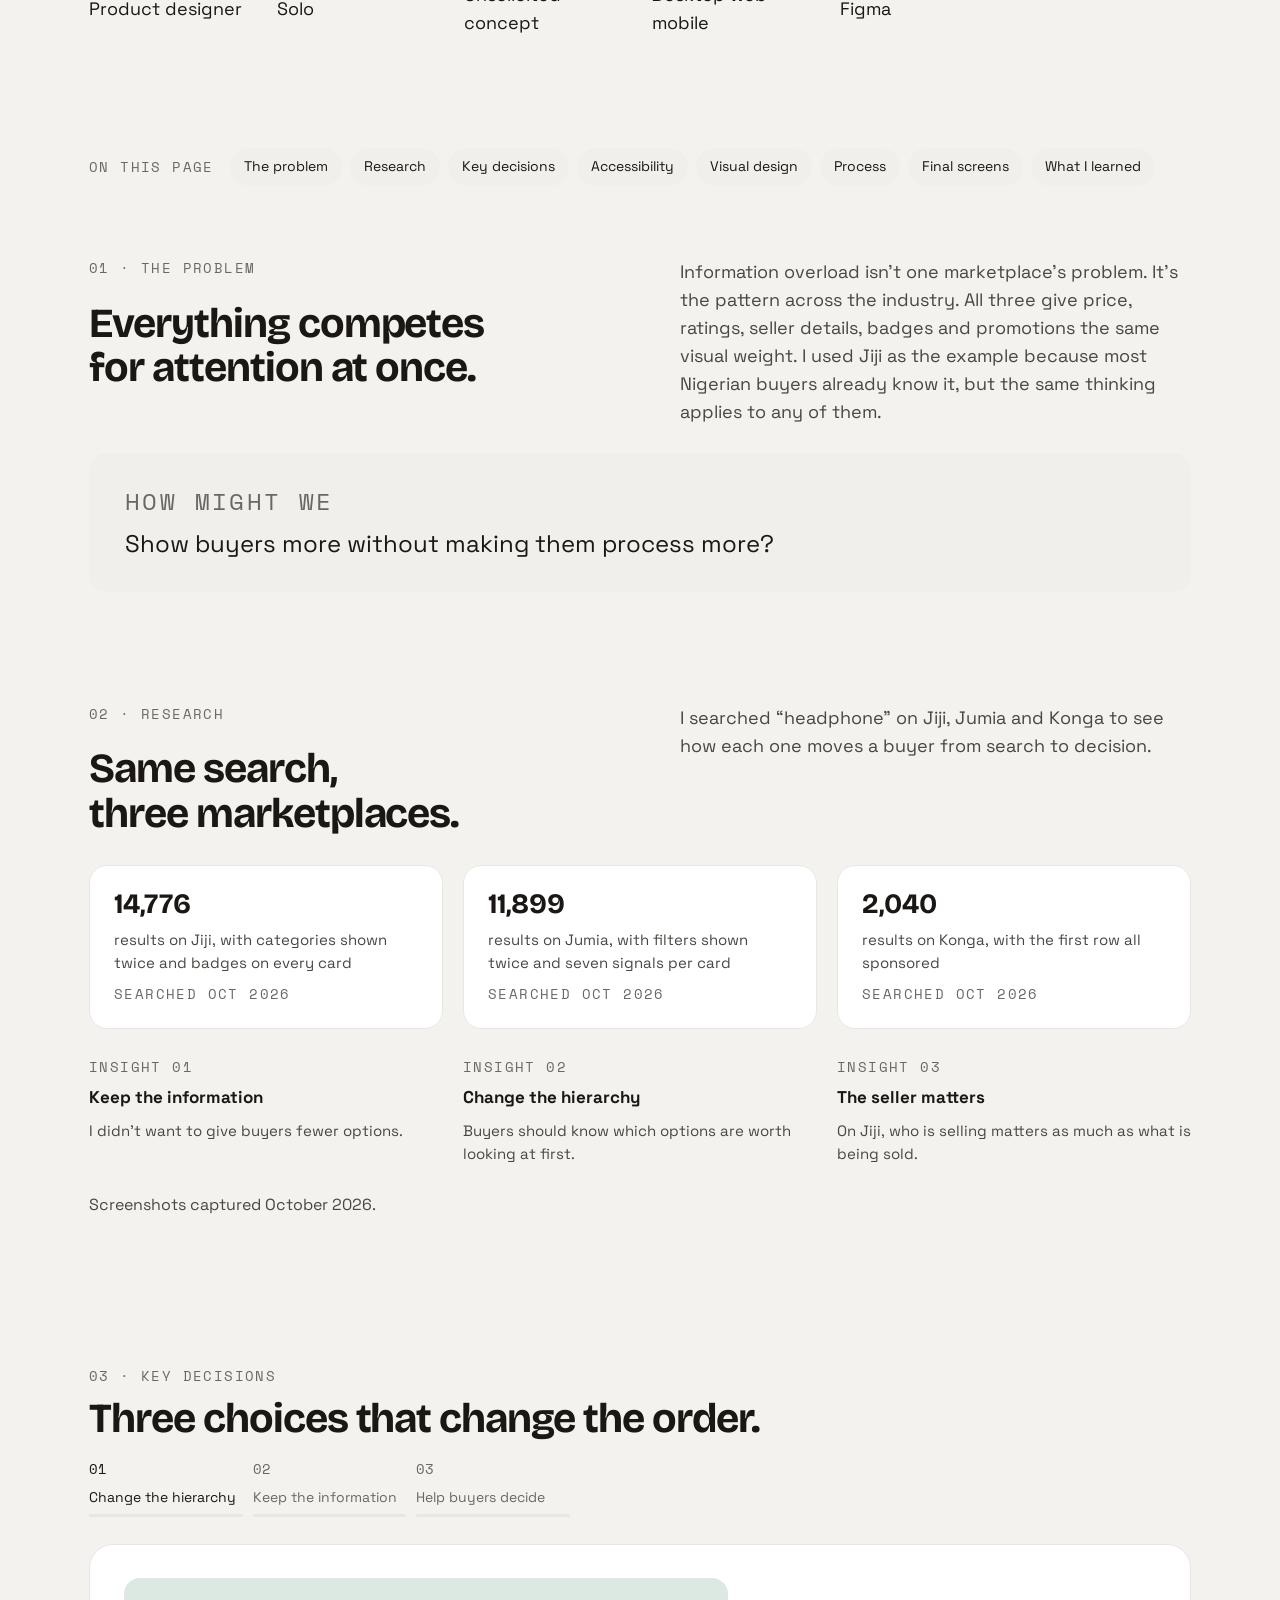
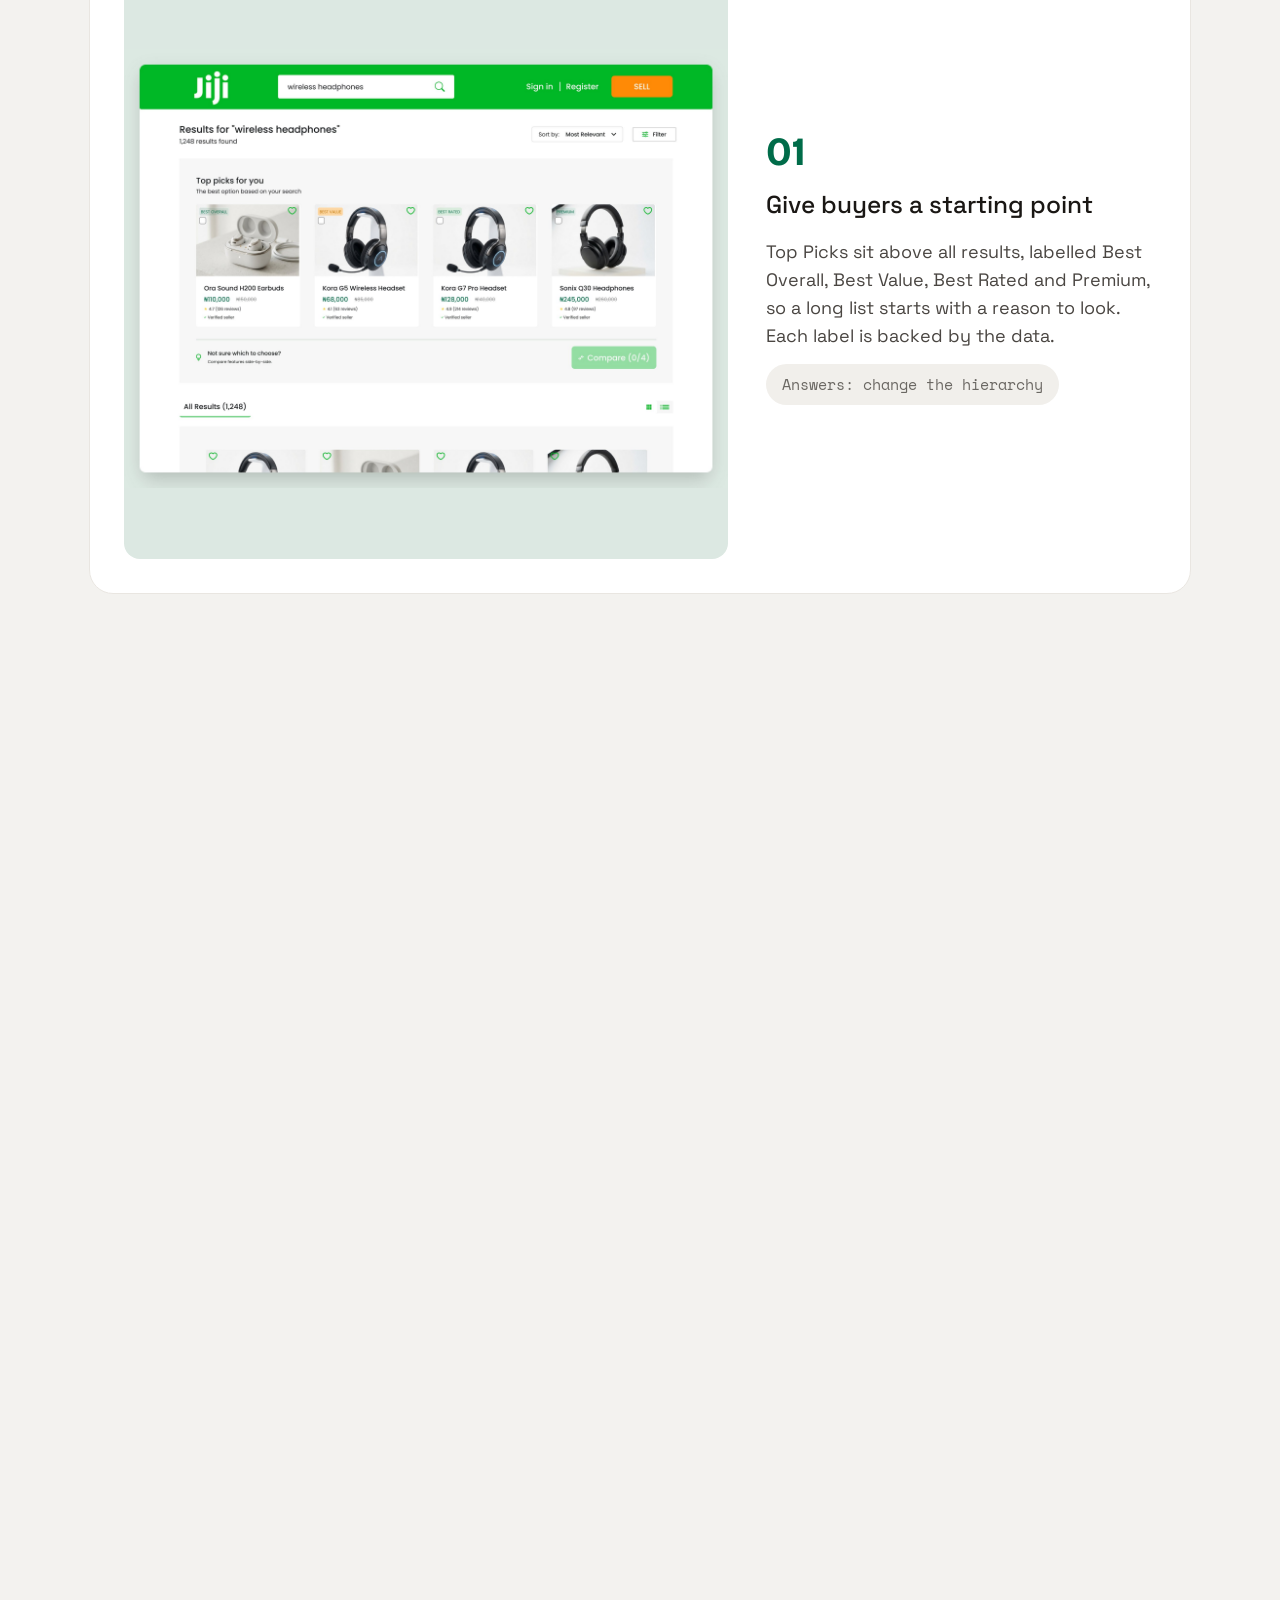
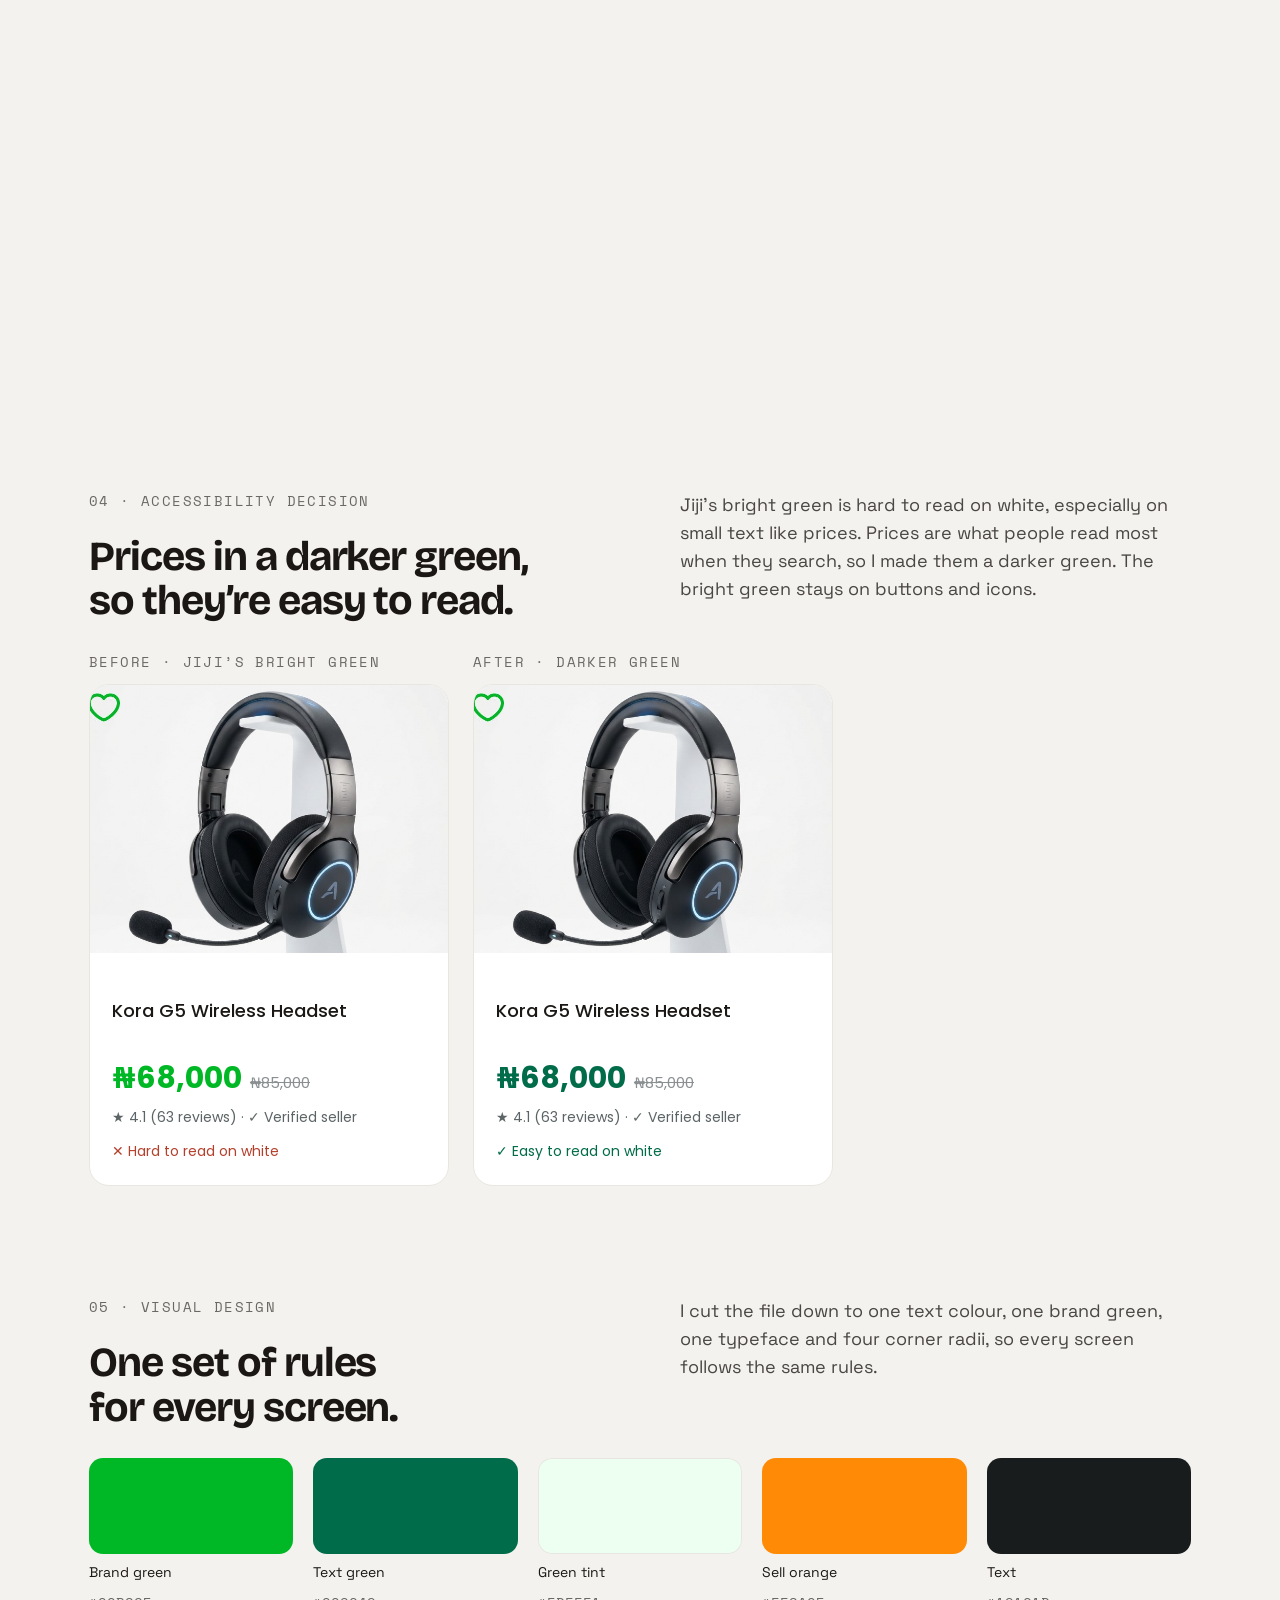
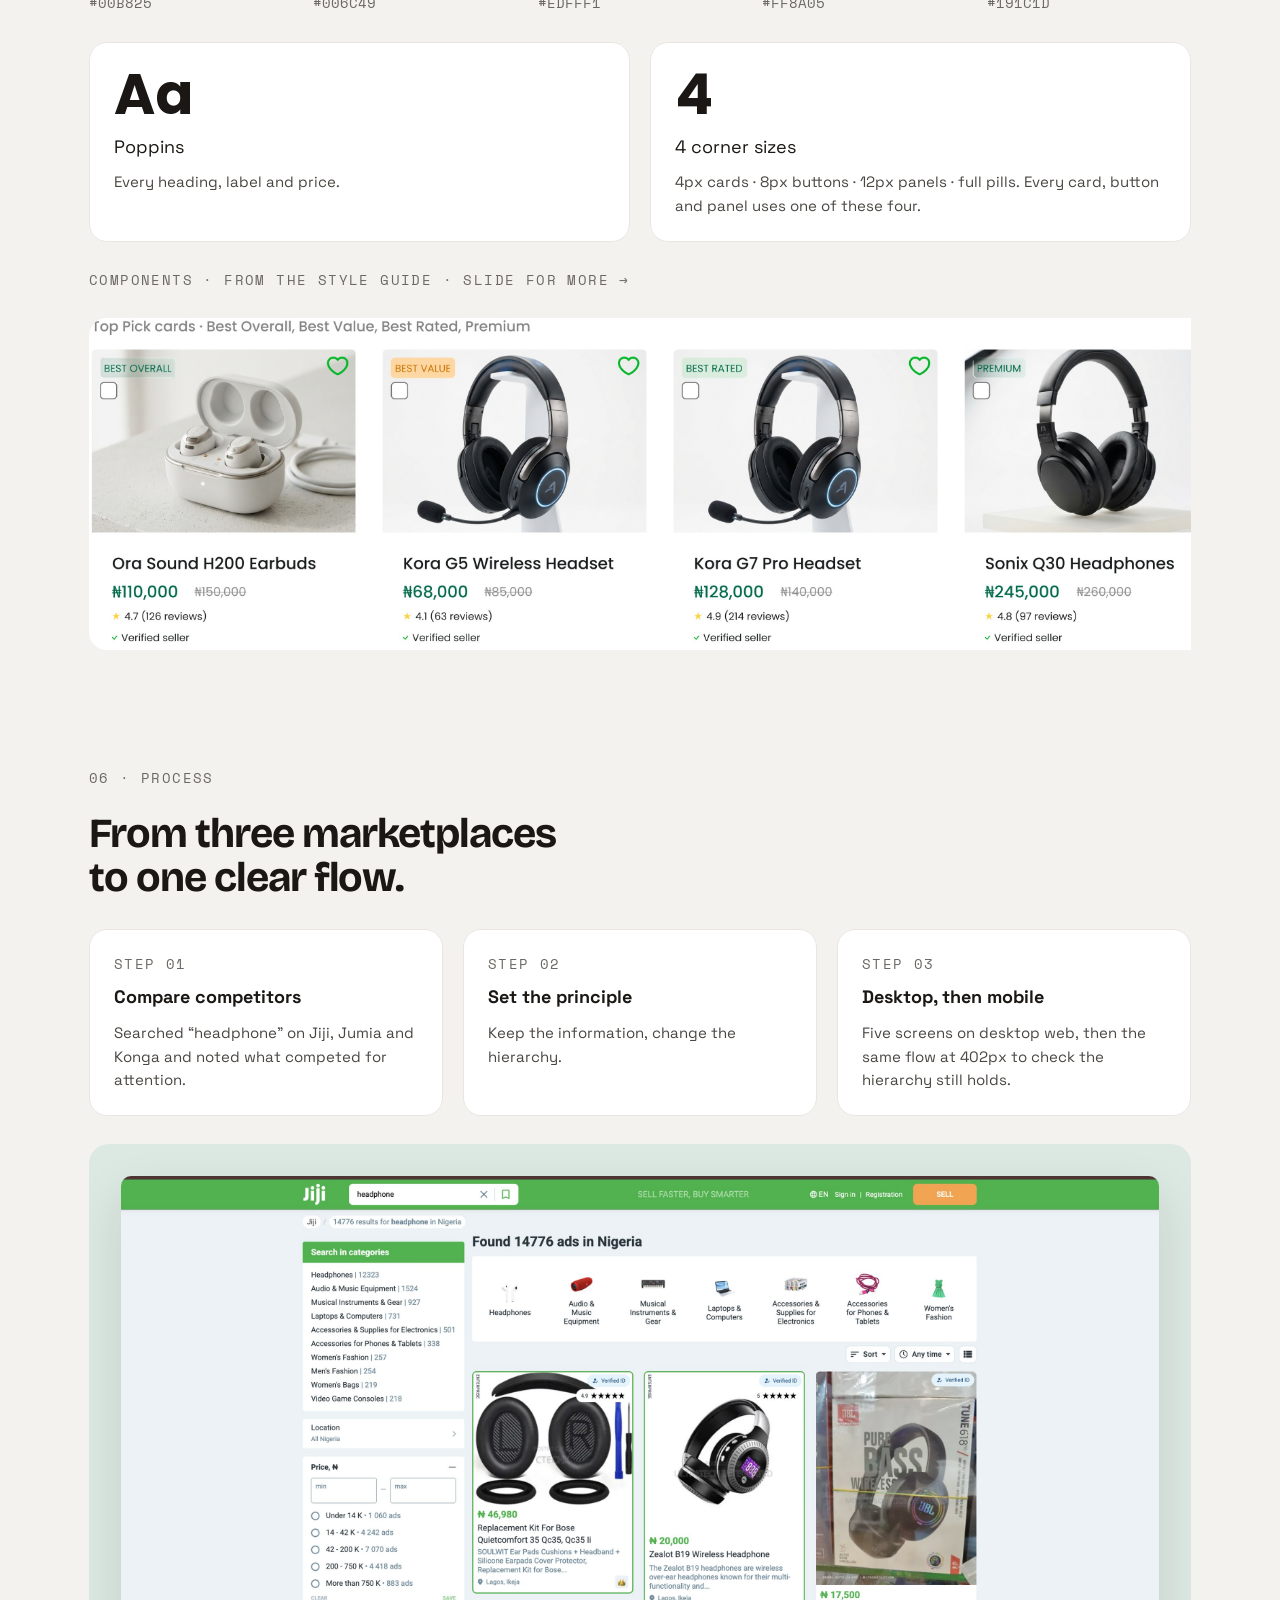
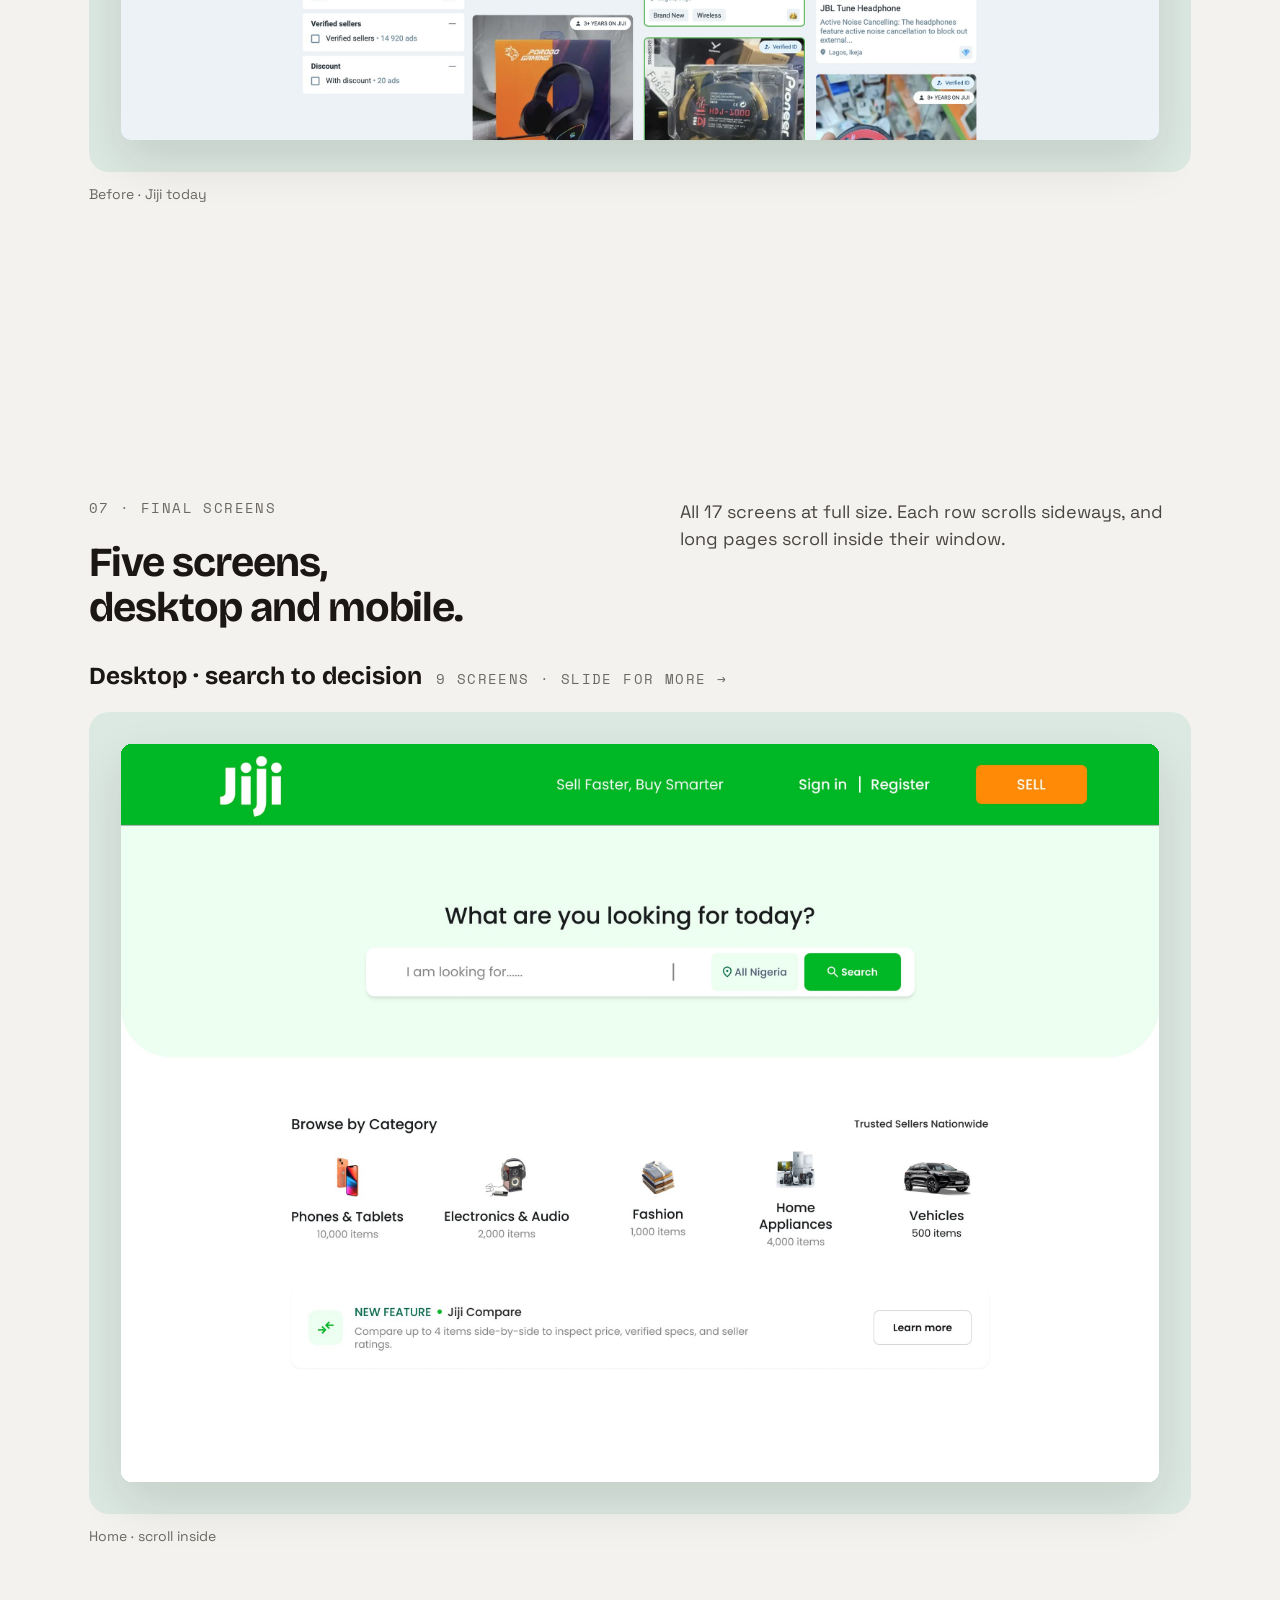
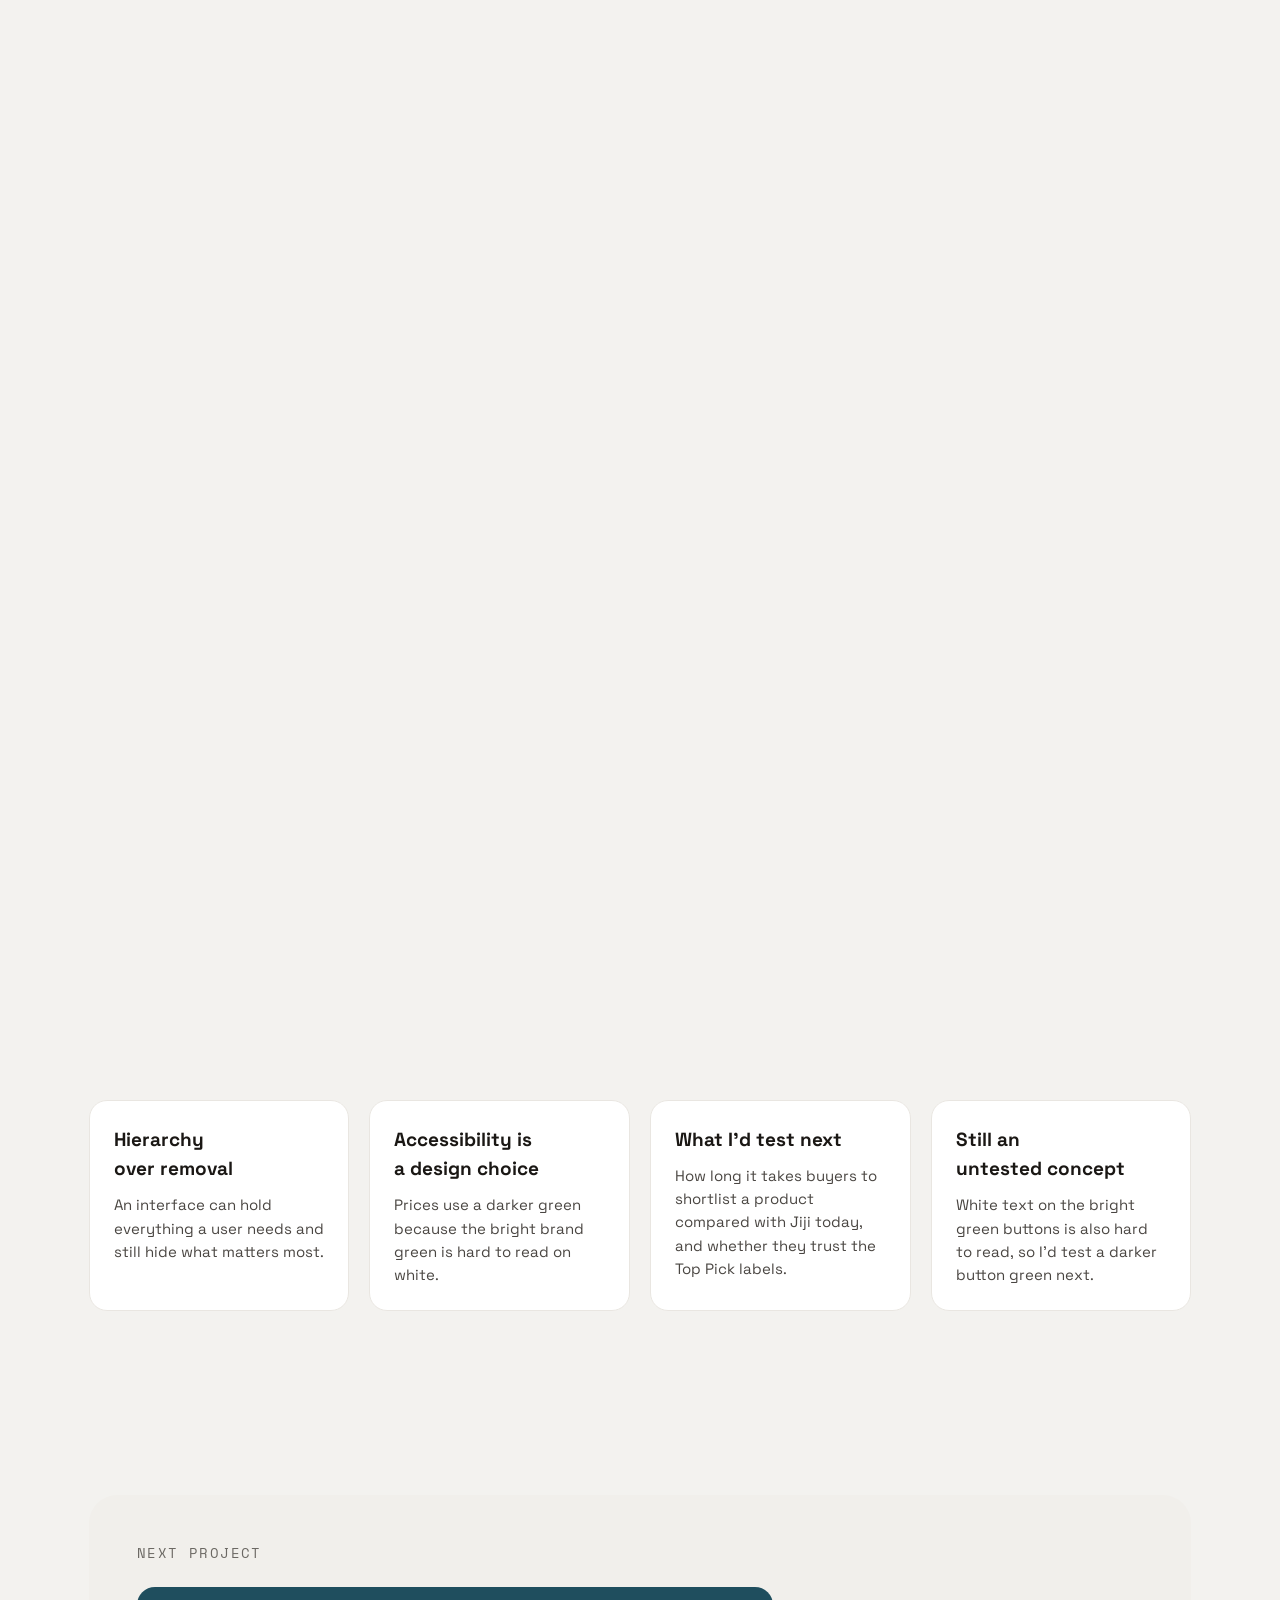
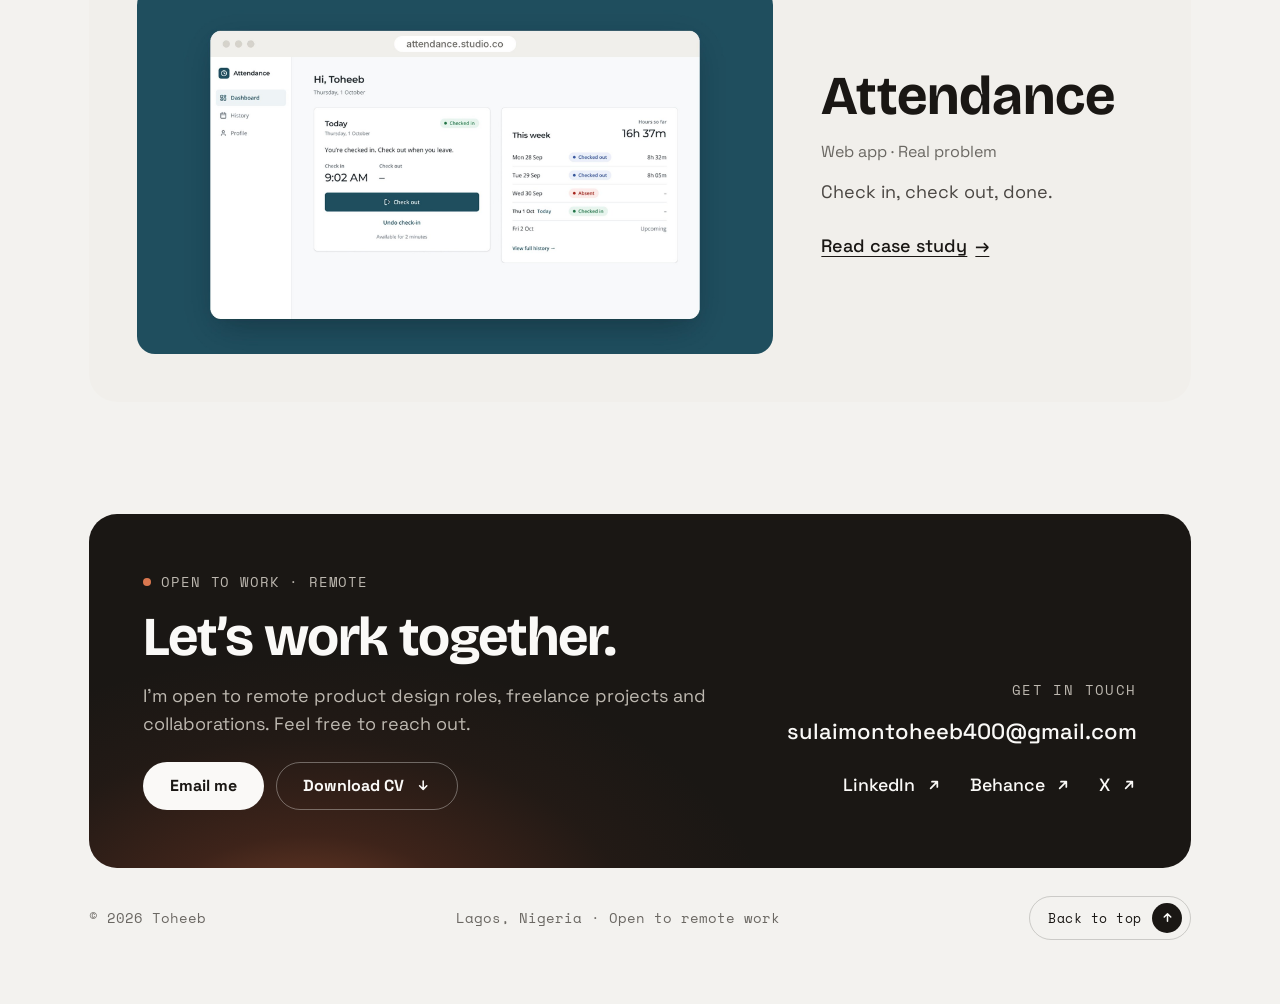
<file: jiji.html>
<!doctype html>
<html lang="en">
<head>
<meta charset="utf-8">
<meta name="viewport" content="width=device-width, initial-scale=1, viewport-fit=cover">
<title>Jiji search · Toheeb</title>
<meta name="description" content="Case study: an unsolicited redesign of Jiji search, from search to product page.">
<meta property="og:type" content="website">
<meta property="og:title" content="Jiji search · Toheeb">
<meta property="og:description" content="Case study: an unsolicited redesign of Jiji search, from search to product page.">
<meta name="twitter:card" content="summary">
<link rel="icon" href="favicon.svg" type="image/svg+xml">
<meta name="theme-color" content="#F3F2EF">
<link rel="preconnect" href="https://fonts.googleapis.com">
<link rel="preconnect" href="https://fonts.gstatic.com" crossorigin>
<link rel="stylesheet" href="https://fonts.googleapis.com/css2?family=Bricolage+Grotesque:opsz,wght@12..96,600;12..96,700;12..96,800&family=Instrument+Serif:ital@1&family=Space+Grotesk:wght@400;500;700&family=Space+Mono:wght@400;700&family=Poppins:wght@400;500;700&display=swap">
<link rel="stylesheet" href="css/style.css">
<link rel="stylesheet" href="css/viewer.css">
<link rel="stylesheet" href="css/case.css">
<style>:root { --proj: var(--p-jiji); --tint: var(--t-jiji); }</style>
</head>
<body>
<header class="site-head">
  <div class="wrap">
    <a class="logo" href="index.html">TOHEEB</a>
    <nav class="nav" aria-label="Main">
      <a href="about.html">About</a>
      <a href="https://docs.google.com/document/d/1FTQwIDMbJTH2n3hDwcGk9VsAi0eCIkIrzyoSCxBQKmU/view" target="_blank" rel="noopener">CV</a>
      <a href="contact.html">Contact</a>
    </nav>
    <button class="menu-btn" id="menuOpen" aria-label="Open menu"><svg width="24" height="24" viewBox="0 0 24 24" fill="none" aria-hidden="true"><path d="M4 8h16M4 16h16" stroke="currentColor" stroke-width="1.8" stroke-linecap="round"/></svg></button>
  </div>
</header>

<main>
  <section class="wrap cs-hero">
    <a class="back" href="work.html"><span class="arrow">←</span> All work</a>
    <div class="cs-top">
      <div class="cs-intro">
        <div class="mode" role="group" aria-label="Reading mode"><button type="button" data-mode="quick" aria-pressed="false">Quick read</button><button type="button" data-mode="full" aria-pressed="true">Full story</button></div>
        <p class="label">07 / 07 · Mobile + web · Marketplace · Unsolicited concept</p>
        <h1 class="cs-title">Jiji search</h1>
        <p class="cs-sub">Show more, process less.</p>
        <p class="cs-lead">An unsolicited redesign of Jiji’s search flow, from search to product page. It keeps the information buyers need and changes the order they see it in.</p>
        <p class="for"><span class="label">For</span><span>Buyers searching a crowded Nigerian marketplace</span></p>
      </div>
      <aside class="short">
        <p class="label">The short version</p>
        <dl>
          <div><dt>Problem</dt><dd>Marketplaces give price, ratings, seller details, badges and promotions the same visual weight, so nothing tells a buyer where to look first.</dd></div>
          <div><dt>What I did</dt><dd>Compared Jiji, Jumia and Konga, then redesigned the search flow in five screens for desktop web and mobile, with a style guide and a prototype.</dd></div>
          <div><dt>Outcome</dt><dd>A 5-screen flow on desktop and mobile with Top Picks, a Filter drawer and Compare. An untested concept; testing is next.</dd></div>
        </dl>
      </aside>
    </div>
    <div class="hero-tile"><figure class="tile tile--d is-long"><div class="tile__win"><div class="tile__scroll" tabindex="0" aria-label="Results with Top Picks, scroll inside"><img src="img/ji/d-results.jpg" alt="Jiji search redesign: Results with Top Picks" loading="lazy"></div></div><figcaption>Results with Top Picks · <span>scroll inside</span></figcaption></figure></div>
    <div class="facts"><div><span class="label">Role</span><span>Product designer</span></div><div><span class="label">Team</span><span>Solo</span></div><div><span class="label">Type</span><span>Unsolicited concept</span></div><div><span class="label">Platform</span><span>Desktop web + mobile</span></div><div><span class="label">Tools</span><span>Figma</span></div></div>
  </section>

  <div class="wrap cs-body">
    <nav class="chapters" aria-label="On this page"><span class="label">On this page</span><a href="#problem">The problem</a><a href="#research">Research</a><a href="#decisions">Key decisions</a><a href="#a11y">Accessibility</a><a href="#visual">Visual design</a><a href="#process" data-only="full">Process</a><a href="#screens" data-only="full">Final screens</a><a href="#key-screens" data-only="quick">Final screens</a><a href="#learned" data-only="full">What I learned</a></nav>
    <div class="sections">
      <section class="sec" id="problem">
        <div class="sec__intro" data-reveal><div class="sec__title"><p class="label">01 · The problem</p><h2>Everything competes for attention at once.</h2></div><div class="sec__text" data-only="full"><p>Information overload isn’t one marketplace’s problem. It’s the pattern across the industry. All three give price, ratings, seller details, badges and promotions the same visual weight. I used Jiji as the example because most Nigerian buyers already know it, but the same thinking applies to any of them.</p></div></div><div class="callout" data-reveal><p class="label">How might we</p><p>Show buyers more without making them process more?</p></div>
      </section>
      <section class="sec" id="research">
        <div class="sec__intro" data-reveal><div class="sec__title"><p class="label">02 · Research</p><h2>Same search, three marketplaces.</h2></div><div class="sec__text" data-only="full"><p>I searched “headphone” on Jiji, Jumia and Konga to see how each one moves a buyer from search to decision.</p></div></div><div class="cards cards--3" data-reveal><div class="card stat"><b>14,776</b><p>results on Jiji, with categories shown twice and badges on every card</p><span class="label">Searched Oct 2026</span></div><div class="card stat"><b>11,899</b><p>results on Jumia, with filters shown twice and seven signals per card</p><span class="label">Searched Oct 2026</span></div><div class="card stat"><b>2,040</b><p>results on Konga, with the first row all sponsored</p><span class="label">Searched Oct 2026</span></div></div><div class="cards cards--3" data-reveal data-only="full"><div class="insight"><span class="label">Insight 01</span><h3>Keep the information</h3><p>I didn’t want to give buyers fewer options.</p></div><div class="insight"><span class="label">Insight 02</span><h3>Change the hierarchy</h3><p>Buyers should know which options are worth looking at first.</p></div><div class="insight"><span class="label">Insight 03</span><h3>The seller matters</h3><p>On Jiji, who is selling matters as much as what is being sold.</p></div></div><p class="note" data-only="full">Screenshots captured October 2026.</p>
      </section>
      <section class="sec decisions" id="decisions">
        <div class="dec-track"><div class="dec-pin">
          <div class="dec-head"><div class="sec__title"><p class="label">03 · Key decisions</p><h2>Three choices that change the order.</h2></div><div class="dec-steps" aria-hidden="true"><button type="button" class="dec-step is-active" data-step="0" tabindex="-1"><span class="dec-step__n">01</span><span class="dec-step__t">Change the hierarchy</span><i><b></b></i></button><button type="button" class="dec-step" data-step="1" tabindex="-1"><span class="dec-step__n">02</span><span class="dec-step__t">Keep the information</span><i><b></b></i></button><button type="button" class="dec-step" data-step="2" tabindex="-1"><span class="dec-step__n">03</span><span class="dec-step__t">Help buyers decide</span><i><b></b></i></button></div></div>
          <div class="dec-stage">
            <article class="decision is-active" data-i="0"><div class="figure"><img src="img/ji/dec-1.jpg" alt="Results page with four Top Picks above the list" loading="lazy"></div><div class="decision__text"><span class="decision__num">01</span><h3>Give buyers a starting point</h3><p>Top Picks sit above all results, labelled Best Overall, Best Value, Best Rated and Premium, so a long list starts with a reason to look. Each label is backed by the data.</p><span class="answers" data-only="full">Answers: change the hierarchy</span></div></article>
            <article class="decision" data-i="1"><div class="figure"><img src="img/ji/dec-2.jpg" alt="Results page with the filter drawer open" loading="lazy"></div><div class="decision__text"><span class="decision__num">02</span><h3>Filters when you need them</h3><p>Filters open as a drawer instead of a permanent sidebar, so results get the full width. Price ranges show item counts before you apply them.</p><span class="answers" data-only="full">Answers: keep the information</span></div></article>
            <article class="decision" data-i="2"><div class="figure"><img src="img/ji/dec-3.jpg" alt="Compare page with products side by side" loading="lazy"></div><div class="decision__text"><span class="decision__num">03</span><h3>Compare to decide, not just browse</h3><p>Up to 4 products side by side across 8 rows. Best Overall wins on balance, not on price alone, which shows buyers that value is more than price.</p><span class="answers" data-only="full">Answers: help buyers decide</span></div></article>
          </div>
        </div></div>
      </section>
      <section class="sec" id="a11y">
        <div class="sec__intro" data-reveal><div class="sec__title"><p class="label">04 · Accessibility decision</p><h2>Prices in a darker green, so they’re easy to read.</h2></div><div class="sec__text"><p>Jiji’s bright green is hard to read on white, especially on small text like prices. Prices are what people read most when they search, so I made them a darker green. The bright green stays on buttons and icons.</p></div></div><div class="compare-cards" data-reveal><div style="display:grid;gap:12px"><p class="label">Before · Jiji’s bright green</p><div class="pcard"><img src="img/ji/kora.jpg" alt="Kora G5 Wireless Headset" loading="lazy"><div><h4>Kora G5 Wireless Headset</h4><p class="price" style="color:#00B825">₦68,000<span class="old">₦85,000</span></p><p class="meta">★ 4.1 (63 reviews) · ✓ Verified seller</p><p class="verdict" style="color:#B4402C">✕ Hard to read on white</p></div></div></div><div style="display:grid;gap:12px"><p class="label">After · darker green</p><div class="pcard"><img src="img/ji/kora.jpg" alt="Kora G5 Wireless Headset" loading="lazy"><div><h4>Kora G5 Wireless Headset</h4><p class="price" style="color:#006C49">₦68,000<span class="old">₦85,000</span></p><p class="meta">★ 4.1 (63 reviews) · ✓ Verified seller</p><p class="verdict" style="color:#006C49">✓ Easy to read on white</p></div></div></div></div>
      </section>
      <section class="sec" id="visual">
        <div class="sec__intro" data-reveal><div class="sec__title"><p class="label">05 · Visual design</p><h2>One set of rules for every screen.</h2></div><div class="sec__text" data-only="full"><p>I cut the file down to one text colour, one brand green, one typeface and four corner radii, so every screen follows the same rules.</p></div></div><div class="swatches" data-reveal><div><i style="background:#00B825"></i>Brand green<span>#00B825</span></div><div><i style="background:#006C49"></i>Text green<span>#006C49</span></div><div><i style="background:#EDFFF1;box-shadow:inset 0 0 0 1px var(--line)"></i>Green tint<span>#EDFFF1</span></div><div><i style="background:#FF8A05"></i>Sell orange<span>#FF8A05</span></div><div><i style="background:#191C1D"></i>Text<span>#191C1D</span></div></div><div class="typecards" data-reveal><div class="card"><b style="font-family:Poppins,var(--f-sans)">Aa</b><span style="font-size:18px">Poppins</span><span style="font-size:15px;color:var(--ink-soft)">Every heading, label and price.</span></div><div class="card"><b style="font-family:Poppins,var(--f-sans)">4</b><span style="font-size:18px">4 corner sizes</span><span style="font-size:15px;color:var(--ink-soft)">4px cards · 8px buttons · 12px panels · full pills. Every card, button and panel uses one of these four.</span></div></div><p class="label">Components · from the style guide · slide for more →</p><div class="srow srow--comp" data-drag data-reveal><figure class="tile tile--c"><img src="img/ji/comp-1.jpg" alt="Top Pick cards: Best Overall, Best Value, Best Rated, Premium" loading="lazy"></figure><figure class="tile tile--c"><img src="img/ji/comp-2.jpg" alt="Result card" loading="lazy"></figure><figure class="tile tile--c"><img src="img/ji/comp-3.jpg" alt="Buttons: primary, secondary, confirm, compare disabled, tertiary" loading="lazy"></figure></div>
      </section>
      <section class="sec" id="process" data-only="full">
        <div class="sec__intro" data-reveal><div class="sec__title"><p class="label">06 · Process</p><h2>From three marketplaces to one clear flow.</h2></div></div><div class="cards cards--3" data-reveal data-only="full"><div class="card"><span class="label">Step 01</span><h3 style="font-size:18px">Compare competitors</h3><p style="font-size:15px;color:var(--ink-soft)">Searched “headphone” on Jiji, Jumia and Konga and noted what competed for attention.</p></div><div class="card"><span class="label">Step 02</span><h3 style="font-size:18px">Set the principle</h3><p style="font-size:15px;color:var(--ink-soft)">Keep the information, change the hierarchy.</p></div><div class="card"><span class="label">Step 03</span><h3 style="font-size:18px">Desktop, then mobile</h3><p style="font-size:15px;color:var(--ink-soft)">Five screens on desktop web, then the same flow at 402px to check the hierarchy still holds.</p></div></div><div class="srow srow--d" data-drag data-reveal><figure class="tile tile--d"><div class="tile__win"><img src="img/ji/before.jpg" alt="Jiji search results today" loading="lazy"></div><figcaption>Before · Jiji today</figcaption></figure><figure class="tile tile--d is-long"><div class="tile__win"><div class="tile__scroll" tabindex="0" aria-label="After · redesign, scroll inside"><img src="img/ji/d-results.jpg" alt="Jiji search redesign: After · redesign" loading="lazy"></div></div><figcaption>After · redesign · <span>scroll inside</span></figcaption></figure></div>
      </section>
      <section class="sec" id="screens" data-only="full">
        <div class="sec__intro" data-reveal><div class="sec__title"><p class="label">07 · Final screens</p><h2>Five screens, desktop and mobile.</h2></div><div class="sec__text"><p>All 17 screens at full size. Each row scrolls sideways, and long pages scroll inside their window.</p></div></div><div class="flow" data-reveal><div class="flow__head"><h3>Desktop · search to decision</h3><span class="label">9 screens · slide for more →</span></div><div class="srow srow--d" data-drag><figure class="tile tile--d is-long"><div class="tile__win"><div class="tile__scroll" tabindex="0" aria-label="Home, scroll inside"><img src="img/ji/d-home.jpg" alt="Jiji search redesign: Home" loading="lazy"></div></div><figcaption>Home · <span>scroll inside</span></figcaption></figure><figure class="tile tile--d is-long"><div class="tile__win"><div class="tile__scroll" tabindex="0" aria-label="Search history, scroll inside"><img src="img/ji/d-history.jpg" alt="Jiji search redesign: Search history" loading="lazy"></div></div><figcaption>Search history · <span>scroll inside</span></figcaption></figure><figure class="tile tile--d is-long"><div class="tile__win"><div class="tile__scroll" tabindex="0" aria-label="Results with Top Picks, scroll inside"><img src="img/ji/d-results.jpg" alt="Jiji search redesign: Results with Top Picks" loading="lazy"></div></div><figcaption>Results with Top Picks · <span>scroll inside</span></figcaption></figure><figure class="tile tile--d is-long"><div class="tile__win"><div class="tile__scroll" tabindex="0" aria-label="Filter drawer open, scroll inside"><img src="img/ji/d-filter.jpg" alt="Jiji search redesign: Filter drawer open" loading="lazy"></div></div><figcaption>Filter drawer open · <span>scroll inside</span></figcaption></figure><figure class="tile tile--d is-long"><div class="tile__win"><div class="tile__scroll" tabindex="0" aria-label="1 selected to compare, scroll inside"><img src="img/ji/d-sel1.jpg" alt="Jiji search redesign: 1 selected to compare" loading="lazy"></div></div><figcaption>1 selected to compare · <span>scroll inside</span></figcaption></figure><figure class="tile tile--d is-long"><div class="tile__win"><div class="tile__scroll" tabindex="0" aria-label="2 selected, scroll inside"><img src="img/ji/d-sel2.jpg" alt="Jiji search redesign: 2 selected" loading="lazy"></div></div><figcaption>2 selected · <span>scroll inside</span></figcaption></figure><figure class="tile tile--d is-long"><div class="tile__win"><div class="tile__scroll" tabindex="0" aria-label="3 selected, scroll inside"><img src="img/ji/d-sel3.jpg" alt="Jiji search redesign: 3 selected" loading="lazy"></div></div><figcaption>3 selected · <span>scroll inside</span></figcaption></figure><figure class="tile tile--d is-long"><div class="tile__win"><div class="tile__scroll" tabindex="0" aria-label="Compare, scroll inside"><img src="img/ji/d-compare.jpg" alt="Jiji search redesign: Compare" loading="lazy"></div></div><figcaption>Compare · <span>scroll inside</span></figcaption></figure><figure class="tile tile--d is-long"><div class="tile__win"><div class="tile__scroll" tabindex="0" aria-label="Product, scroll inside"><img src="img/ji/d-product.jpg" alt="Jiji search redesign: Product" loading="lazy"></div></div><figcaption>Product · <span>scroll inside</span></figcaption></figure></div></div><div class="flow" data-reveal><div class="flow__head"><h3>Mobile · same journey</h3><span class="label">8 screens · slide for more →</span></div><div class="srow srow--m" data-drag><figure class="tile tile--m"><img src="img/ji/m-home.jpg" alt="Jiji search redesign, mobile: Home" loading="lazy" width="1206" height="2622"><figcaption>Home</figcaption></figure><figure class="tile tile--m"><img src="img/ji/m-history.jpg" alt="Jiji search redesign, mobile: Search history" loading="lazy" width="1206" height="2622"><figcaption>Search history</figcaption></figure><figure class="tile tile--m is-long"><div class="tile__scroll" tabindex="0" aria-label="Results, scroll inside"><img src="img/ji/m-results.jpg" alt="Jiji search redesign, mobile: Results" loading="lazy" width="1206"></div><figcaption>Results · <span>scroll inside</span></figcaption></figure><figure class="tile tile--m"><img src="img/ji/m-sheet.jpg" alt="Jiji search redesign, mobile: Filter sheet" loading="lazy" width="1206" height="2340"><figcaption>Filter sheet</figcaption></figure><figure class="tile tile--m"><img src="img/ji/m-static.jpg" alt="Jiji search redesign, mobile: Filter (static)" loading="lazy" width="1206" height="2622"><figcaption>Filter (static)</figcaption></figure><figure class="tile tile--m is-long"><div class="tile__scroll" tabindex="0" aria-label="2 selected, scroll inside"><img src="img/ji/m-sel2.jpg" alt="Jiji search redesign, mobile: 2 selected" loading="lazy" width="1206"></div><figcaption>2 selected · <span>scroll inside</span></figcaption></figure><figure class="tile tile--m is-long"><div class="tile__scroll" tabindex="0" aria-label="Compare, scroll inside"><img src="img/ji/m-compare.jpg" alt="Jiji search redesign, mobile: Compare" loading="lazy" width="1206"></div><figcaption>Compare · <span>scroll inside</span></figcaption></figure><figure class="tile tile--m is-long"><div class="tile__scroll" tabindex="0" aria-label="Product, scroll inside"><img src="img/ji/m-product.jpg" alt="Jiji search redesign, mobile: Product" loading="lazy" width="1206"></div><figcaption>Product · <span>scroll inside</span></figcaption></figure></div></div>
      </section>
      <section class="sec" id="key-screens" data-only="quick">
        <div class="sec__intro" data-reveal><div class="sec__title"><p class="label">07 · Final screens</p><h2>Five screens, desktop and mobile.</h2></div><div class="sec__text"><p>The key screens at full size. The full story has all 17.</p></div></div><div class="flow" data-reveal><div class="flow__head"><h3>Desktop</h3><span class="label">2 screens · slide for more →</span></div><div class="srow srow--d" data-drag><figure class="tile tile--d is-long"><div class="tile__win"><div class="tile__scroll" tabindex="0" aria-label="Results with Top Picks, scroll inside"><img src="img/ji/d-results.jpg" alt="Jiji search redesign: Results with Top Picks" loading="lazy"></div></div><figcaption>Results with Top Picks · <span>scroll inside</span></figcaption></figure><figure class="tile tile--d is-long"><div class="tile__win"><div class="tile__scroll" tabindex="0" aria-label="Compare, scroll inside"><img src="img/ji/d-compare.jpg" alt="Jiji search redesign: Compare" loading="lazy"></div></div><figcaption>Compare · <span>scroll inside</span></figcaption></figure></div></div><div class="flow" data-reveal><div class="flow__head"><h3>Mobile</h3><span class="label">3 screens · slide for more →</span></div><div class="srow srow--m" data-drag><figure class="tile tile--m is-long"><div class="tile__scroll" tabindex="0" aria-label="Results, scroll inside"><img src="img/ji/m-results.jpg" alt="Jiji search redesign, mobile: Results" loading="lazy" width="1206"></div><figcaption>Results · <span>scroll inside</span></figcaption></figure><figure class="tile tile--m"><img src="img/ji/m-sheet.jpg" alt="Jiji search redesign, mobile: Filter sheet" loading="lazy" width="1206" height="2340"><figcaption>Filter sheet</figcaption></figure><figure class="tile tile--m is-long"><div class="tile__scroll" tabindex="0" aria-label="Compare, scroll inside"><img src="img/ji/m-compare.jpg" alt="Jiji search redesign, mobile: Compare" loading="lazy" width="1206"></div><figcaption>Compare · <span>scroll inside</span></figcaption></figure></div></div><div class="more" data-reveal><p class="label">Full story</p><h2>Want the whole story?</h2><p>The research behind it, the process, every screen and what I learned.</p><div class="more__links"><button type="button" class="btn btn--secondary" data-mode="full" data-go="problem">Read the full story <span class="arrow">→</span></button></div></div>
      </section>
      <section class="sec" id="learned" data-only="full">
        <div class="sec__intro" data-reveal><div class="sec__title"><p class="label">08 · What I learned</p><h2>What this project taught me.</h2></div></div><div class="cards cards--4" data-reveal><div class="card"><h3 style="font-size:19px">Hierarchy over removal</h3><p style="font-size:15px;color:var(--ink-soft)">An interface can hold everything a user needs and still hide what matters most.</p></div><div class="card"><h3 style="font-size:19px">Accessibility is a design choice</h3><p style="font-size:15px;color:var(--ink-soft)">Prices use a darker green because the bright brand green is hard to read on white.</p></div><div class="card"><h3 style="font-size:19px">What I’d test next</h3><p style="font-size:15px;color:var(--ink-soft)">How long it takes buyers to shortlist a product compared with Jiji today, and whether they trust the Top Pick labels.</p></div><div class="card"><h3 style="font-size:19px">Still an untested concept</h3><p style="font-size:15px;color:var(--ink-soft)">White text on the bright green buttons is also hard to read, so I’d test a darker button green next.</p></div></div>
      </section>
    </div>

    <section class="next" data-reveal>
      <p class="label">Next project</p>
      <div class="next__row">
        <a class="next__img" href="attendance.html" data-cursor="Next" aria-label="Attendance case study" style="background:var(--p-att)"><img src="img/next-att.jpg" alt="Attendance dashboard in a browser" loading="lazy" width="2184" height="1260"></a>
        <div class="next__text"><h2>Attendance</h2><p class="tags">Web app · Real problem</p><p>Check in, check out, done.</p><a class="text-link" href="attendance.html">Read case study <span class="arrow">→</span></a></div>
      </div>
    </section>
  </div>

  <footer class="wrap foot" id="contact">
    <section class="cta on-dark" data-reveal>
      <div class="cta__left">
        <p class="cta__eyebrow"><i></i>OPEN TO WORK · REMOTE</p>
        <h2>Let’s work together.</h2>
        <p>I’m open to remote product design roles, freelance projects and collaborations. Feel free to reach out.</p>
        <div class="cta__btns">
          <a class="btn btn--primary" href="mailto:sulaimontoheeb400@gmail.com">Email me</a>
          <a class="btn btn--secondary" href="https://docs.google.com/document/d/1FTQwIDMbJTH2n3hDwcGk9VsAi0eCIkIrzyoSCxBQKmU/export?format=pdf" target="_blank" rel="noopener">Download CV <svg class="ic" viewBox="0 0 12 12" fill="none" aria-hidden="true"><path d="M6 2.5v7M3 6.5l3 3 3-3" stroke="currentColor" stroke-width="1.3" stroke-linecap="round" stroke-linejoin="round"/></svg></a>
        </div>
      </div>
      <div class="cta__right">
        <p class="cta__eyebrow" style="letter-spacing:.1em">GET IN TOUCH</p>
        <a class="cta__email" href="mailto:sulaimontoheeb400@gmail.com">sulaimontoheeb400@gmail.com</a>
        <div class="socials">
          <a href="https://www.linkedin.com/in/sulaimon-toheeb" target="_blank" rel="noopener">LinkedIn <svg class="ic" viewBox="0 0 12 12" fill="none" aria-hidden="true"><path d="M3.5 8.5l5-5M4.5 3.5h4v4" stroke="currentColor" stroke-width="1.3" stroke-linecap="round" stroke-linejoin="round"/></svg></a>
          <a href="https://www.behance.net/Sulaimon_Toheeb" target="_blank" rel="noopener">Behance <svg class="ic" viewBox="0 0 12 12" fill="none" aria-hidden="true"><path d="M3.5 8.5l5-5M4.5 3.5h4v4" stroke="currentColor" stroke-width="1.3" stroke-linecap="round" stroke-linejoin="round"/></svg></a>
          <a href="https://x.com/Toheeb_design" target="_blank" rel="noopener">X <svg class="ic" viewBox="0 0 12 12" fill="none" aria-hidden="true"><path d="M3.5 8.5l5-5M4.5 3.5h4v4" stroke="currentColor" stroke-width="1.3" stroke-linecap="round" stroke-linejoin="round"/></svg></a>
        </div>
      </div>
    </section>
    <div class="foot__bottom"><span>© 2026 Toheeb</span><span>Lagos, Nigeria · Open to remote work</span></div>
  </footer>
</main>

<div class="menu" id="menu" aria-hidden="true">
  <div class="menu__top"><a class="logo" href="index.html">TOHEEB</a><button class="menu__close" id="menuClose">Close ✕</button></div>
  <nav class="menu__links">
    <a href="work.html"><small>01</small>Work</a>
    <a href="about.html"><small>02</small>About</a>
    <a href="https://docs.google.com/document/d/1FTQwIDMbJTH2n3hDwcGk9VsAi0eCIkIrzyoSCxBQKmU/export?format=pdf" target="_blank" rel="noopener"><small>03</small>Download CV</a>
    <a href="contact.html"><small>04</small>Contact</a>
  </nav>
  <div class="menu__foot">
    <p class="cta__eyebrow"><i></i>OPEN TO WORK · REMOTE · LAGOS</p>
    <a class="menu__email" href="mailto:sulaimontoheeb400@gmail.com">sulaimontoheeb400@gmail.com <svg class="ic" viewBox="0 0 12 12" fill="none" aria-hidden="true"><path d="M3.5 8.5l5-5M4.5 3.5h4v4" stroke="currentColor" stroke-width="1.3" stroke-linecap="round" stroke-linejoin="round"/></svg></a>
    <div class="menu__social">
      <a href="https://www.linkedin.com/in/sulaimon-toheeb" target="_blank" rel="noopener">LinkedIn <svg class="ic" viewBox="0 0 12 12" fill="none" aria-hidden="true"><path d="M3.5 8.5l5-5M4.5 3.5h4v4" stroke="currentColor" stroke-width="1.3" stroke-linecap="round" stroke-linejoin="round"/></svg></a>
      <a href="https://www.behance.net/Sulaimon_Toheeb" target="_blank" rel="noopener">Behance <svg class="ic" viewBox="0 0 12 12" fill="none" aria-hidden="true"><path d="M3.5 8.5l5-5M4.5 3.5h4v4" stroke="currentColor" stroke-width="1.3" stroke-linecap="round" stroke-linejoin="round"/></svg></a>
      <a href="https://x.com/Toheeb_design" target="_blank" rel="noopener">X <svg class="ic" viewBox="0 0 12 12" fill="none" aria-hidden="true"><path d="M3.5 8.5l5-5M4.5 3.5h4v4" stroke="currentColor" stroke-width="1.3" stroke-linecap="round" stroke-linejoin="round"/></svg></a>
    </div>
  </div>
</div>

<script src="js/site.js"></script>
<script src="js/case.js"></script>
<script src="js/cursor.js"></script>
</body>
</html>
</file>
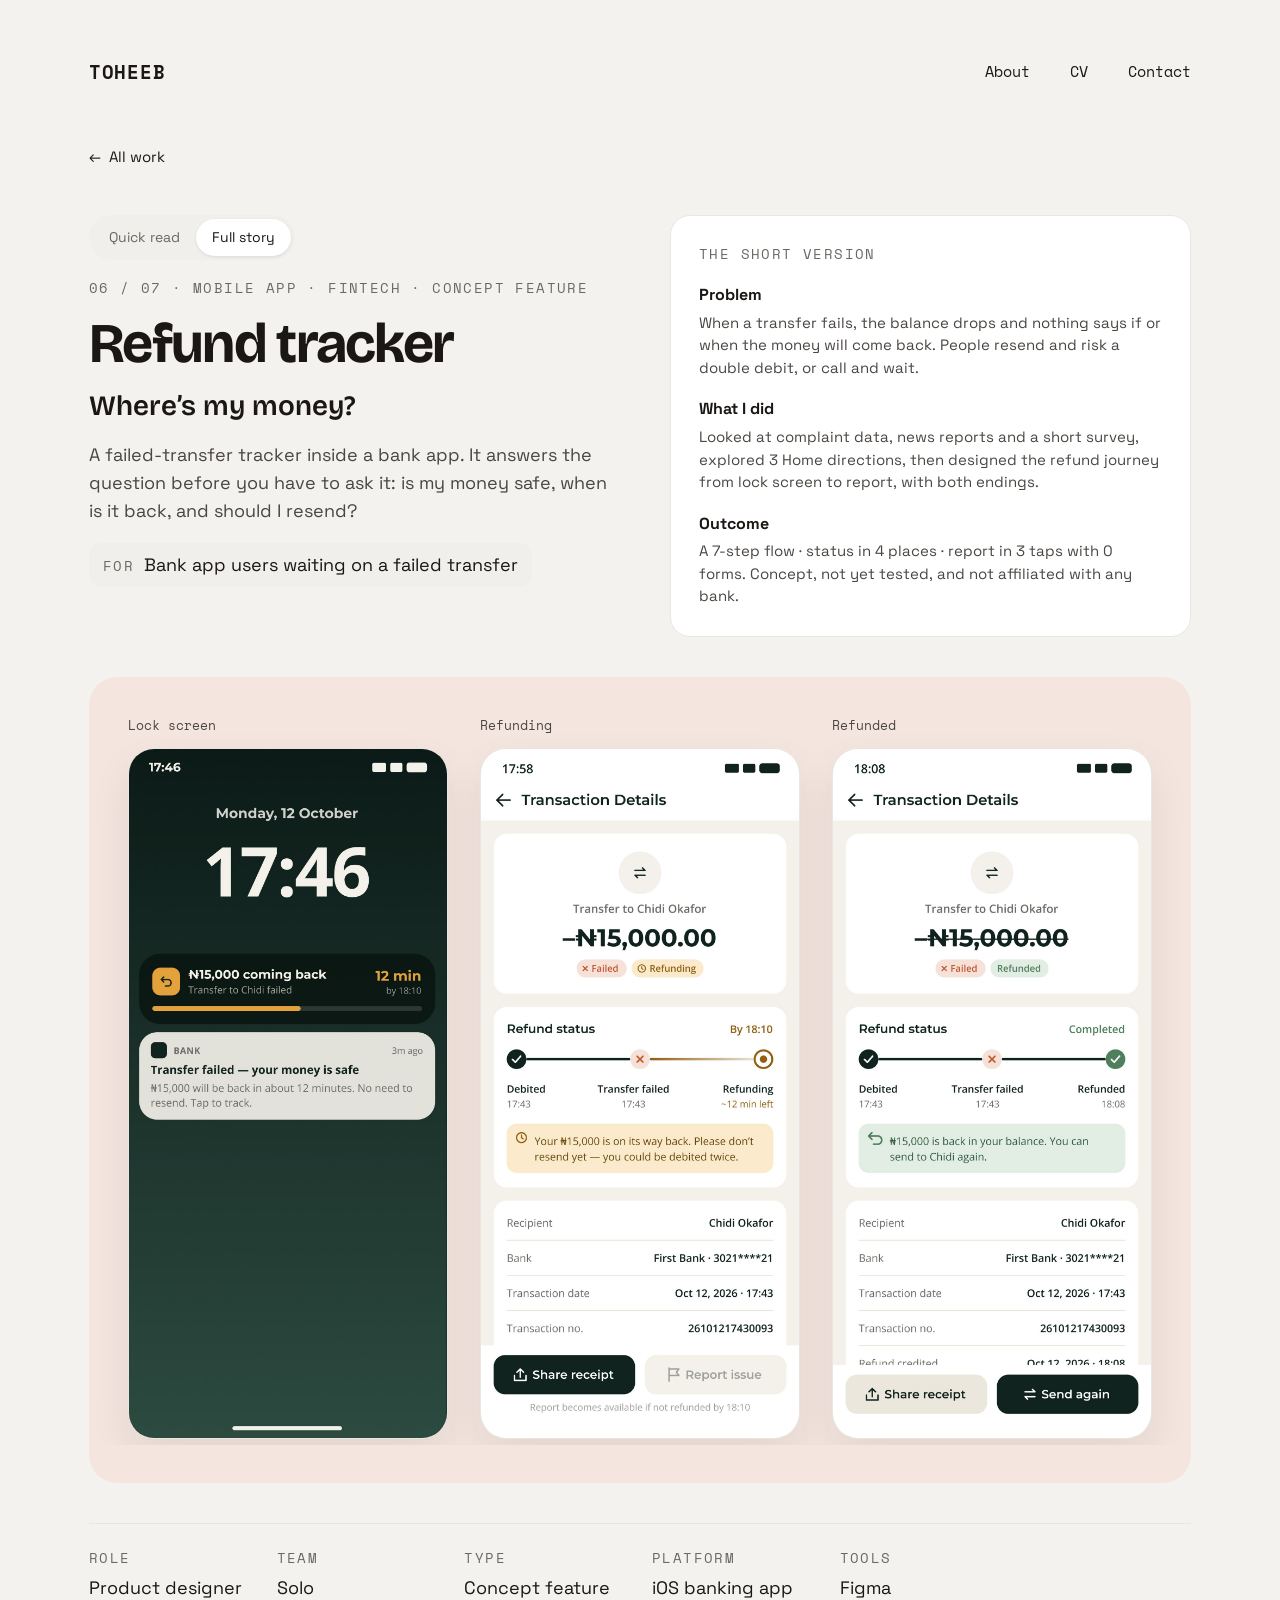
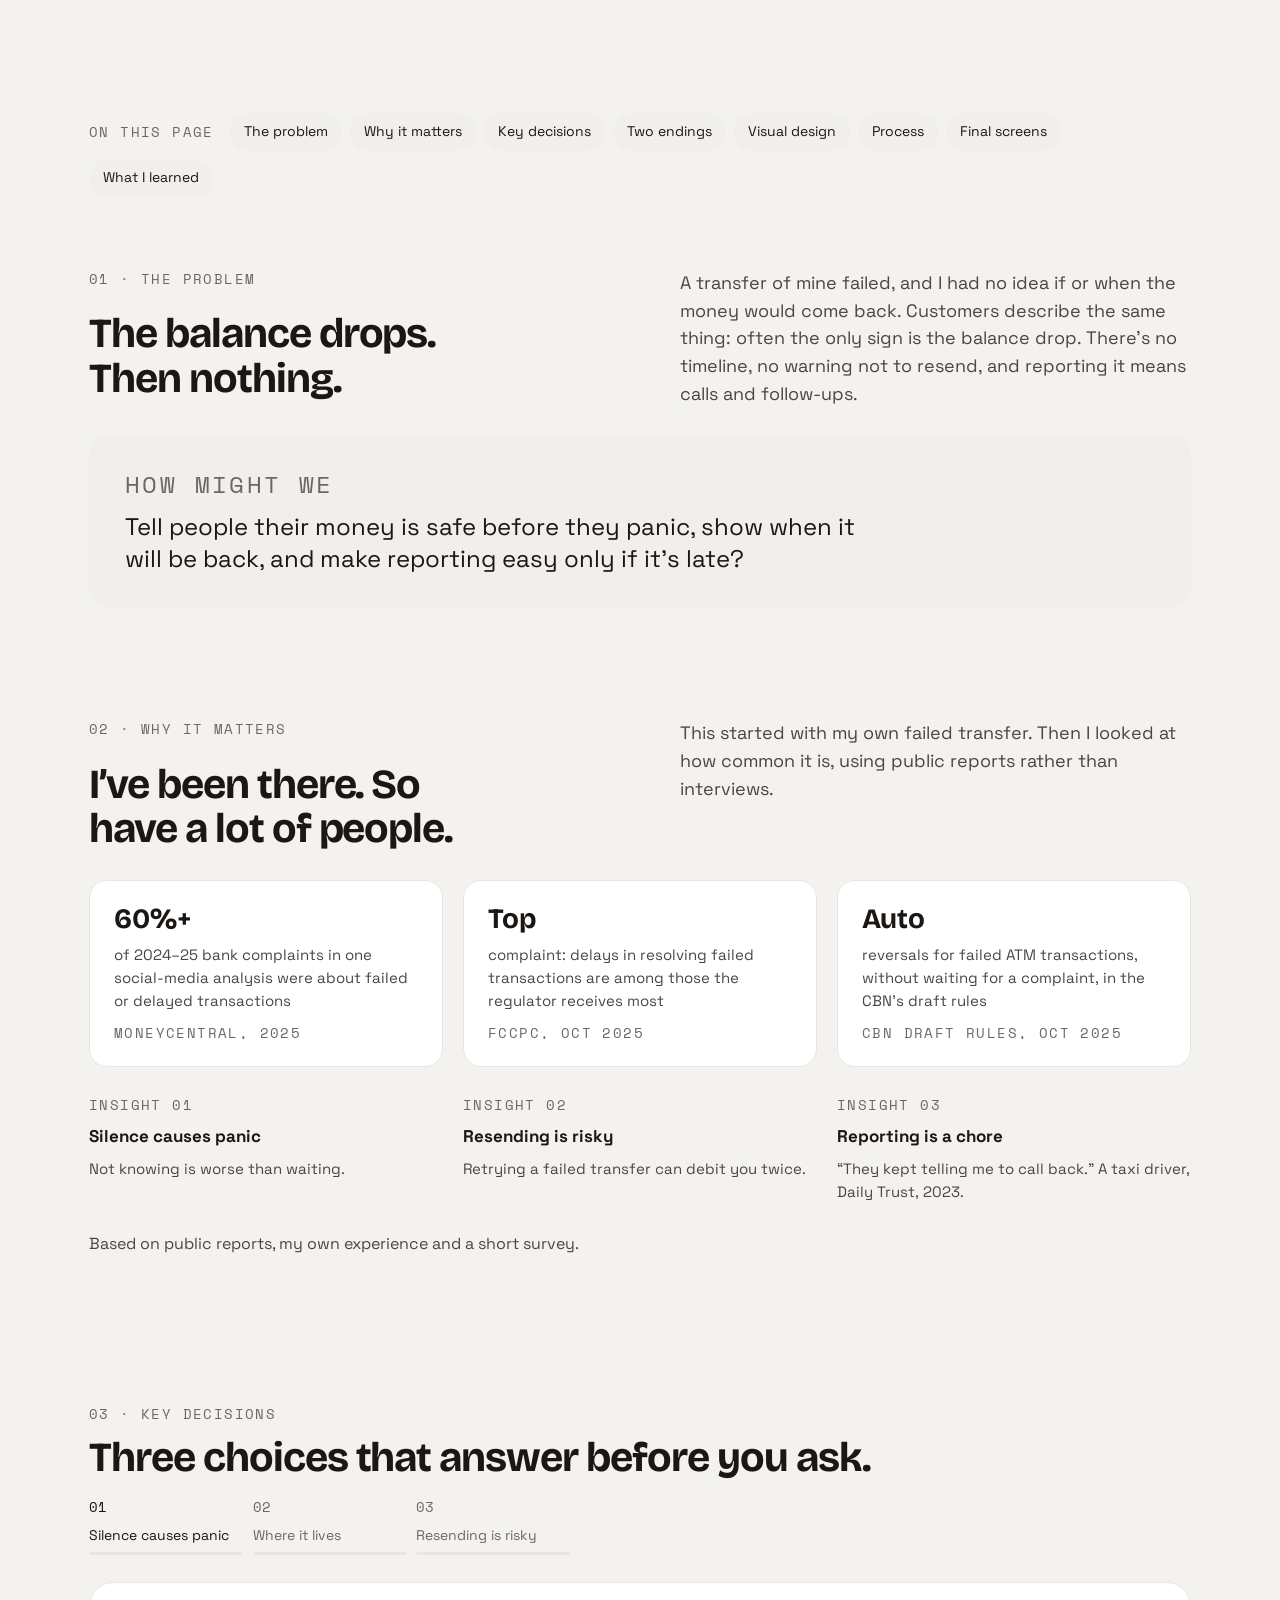
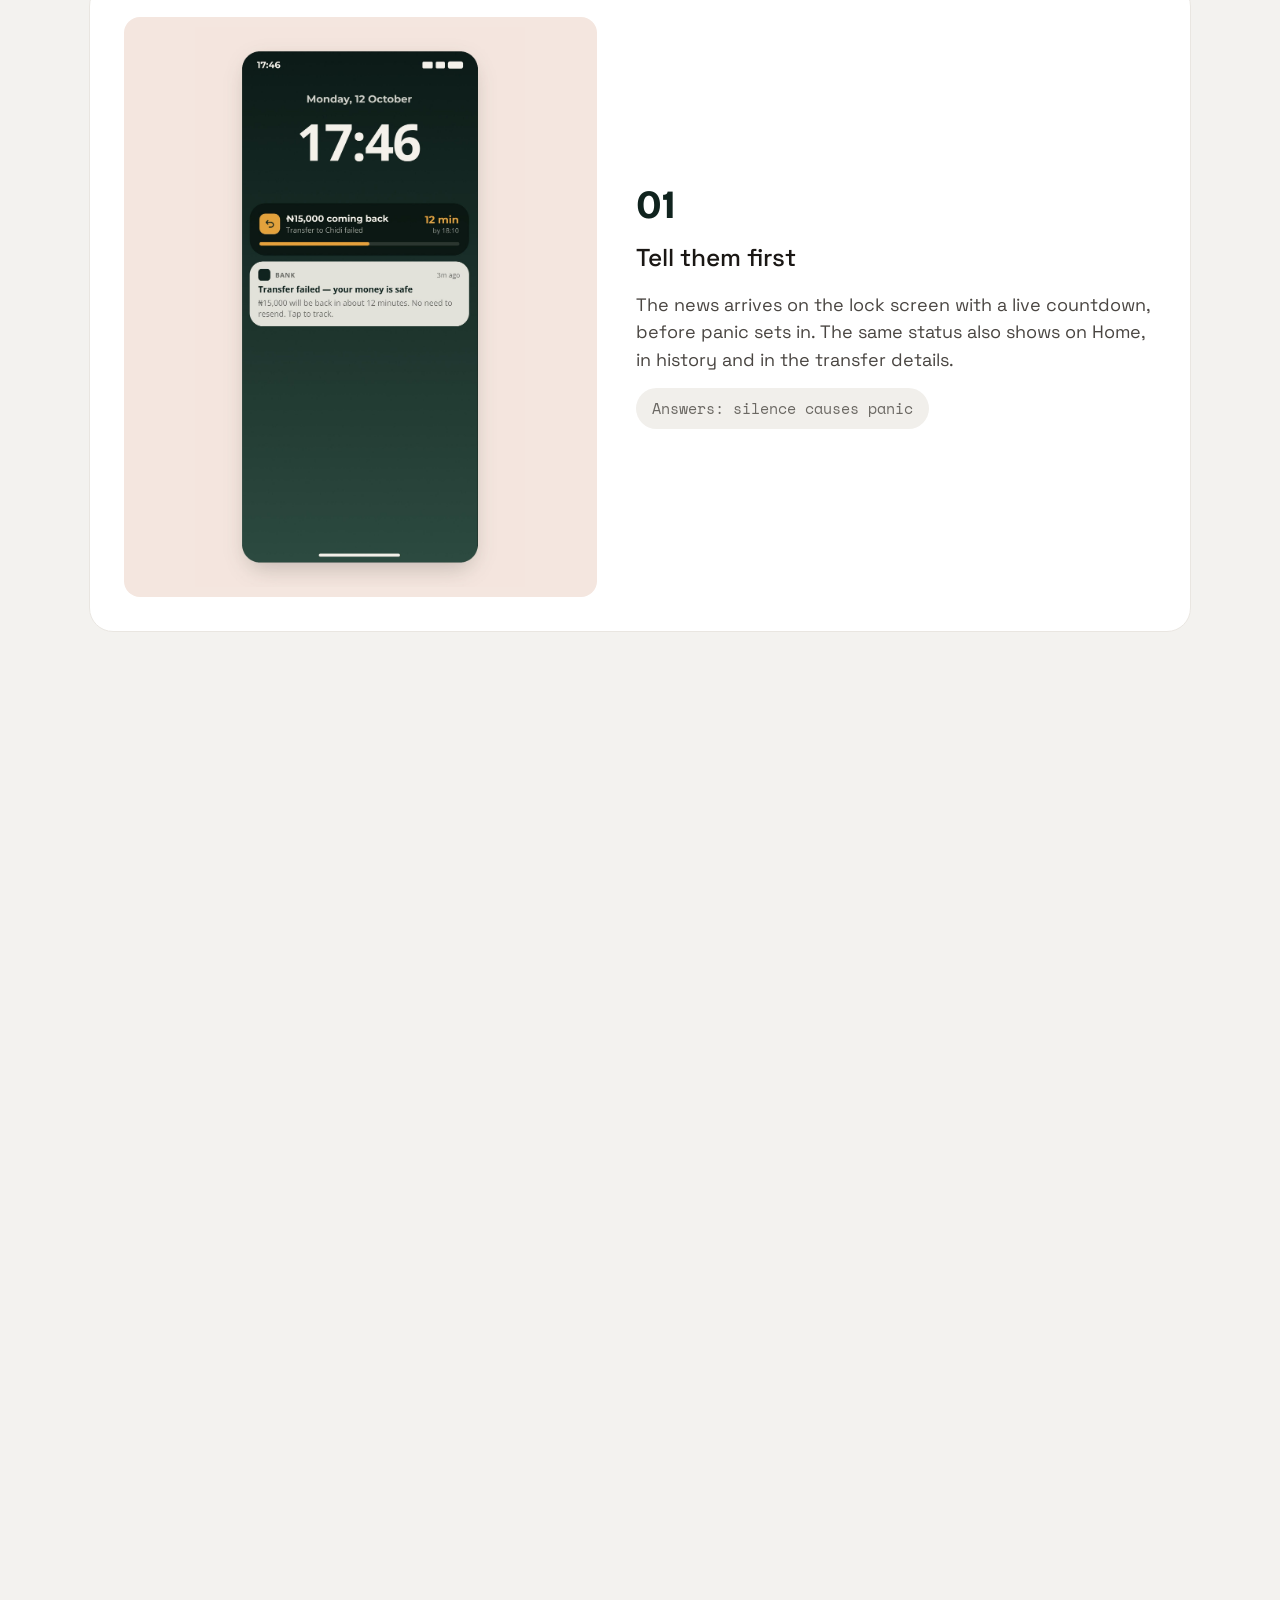
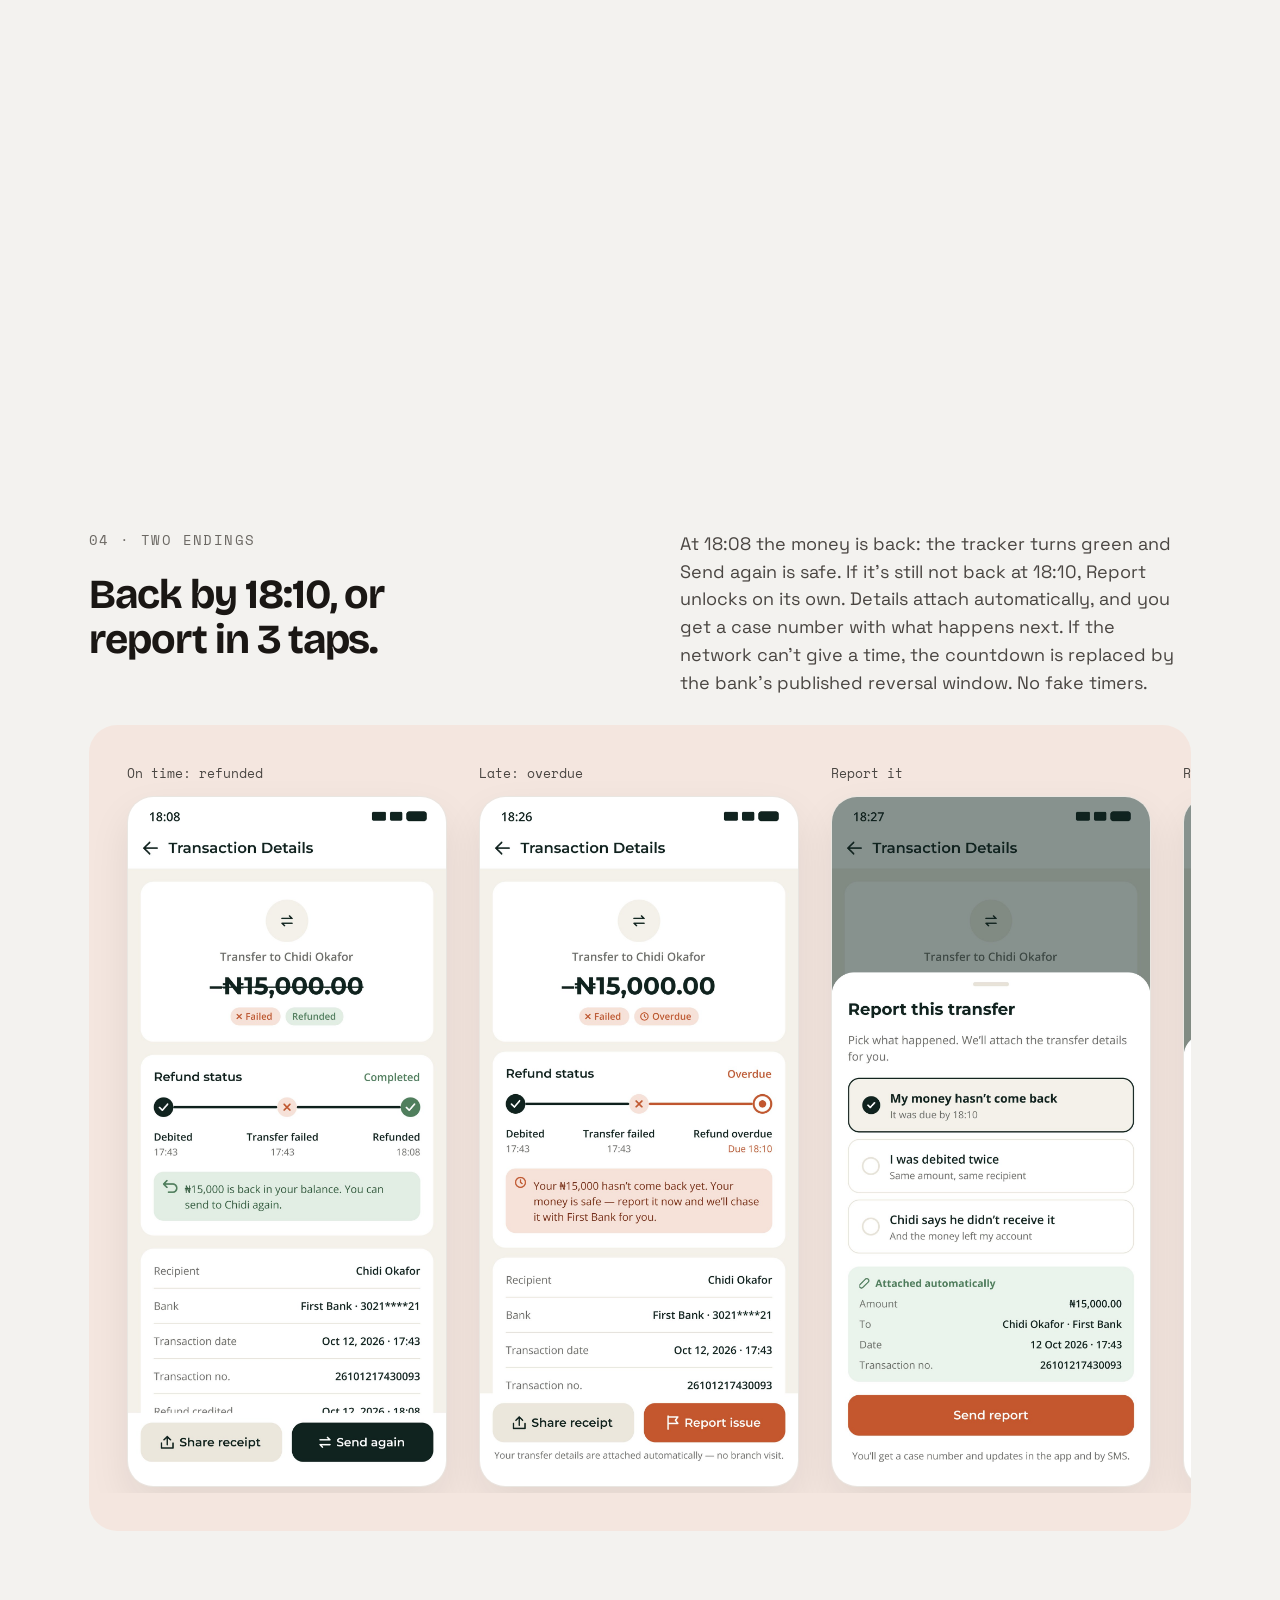
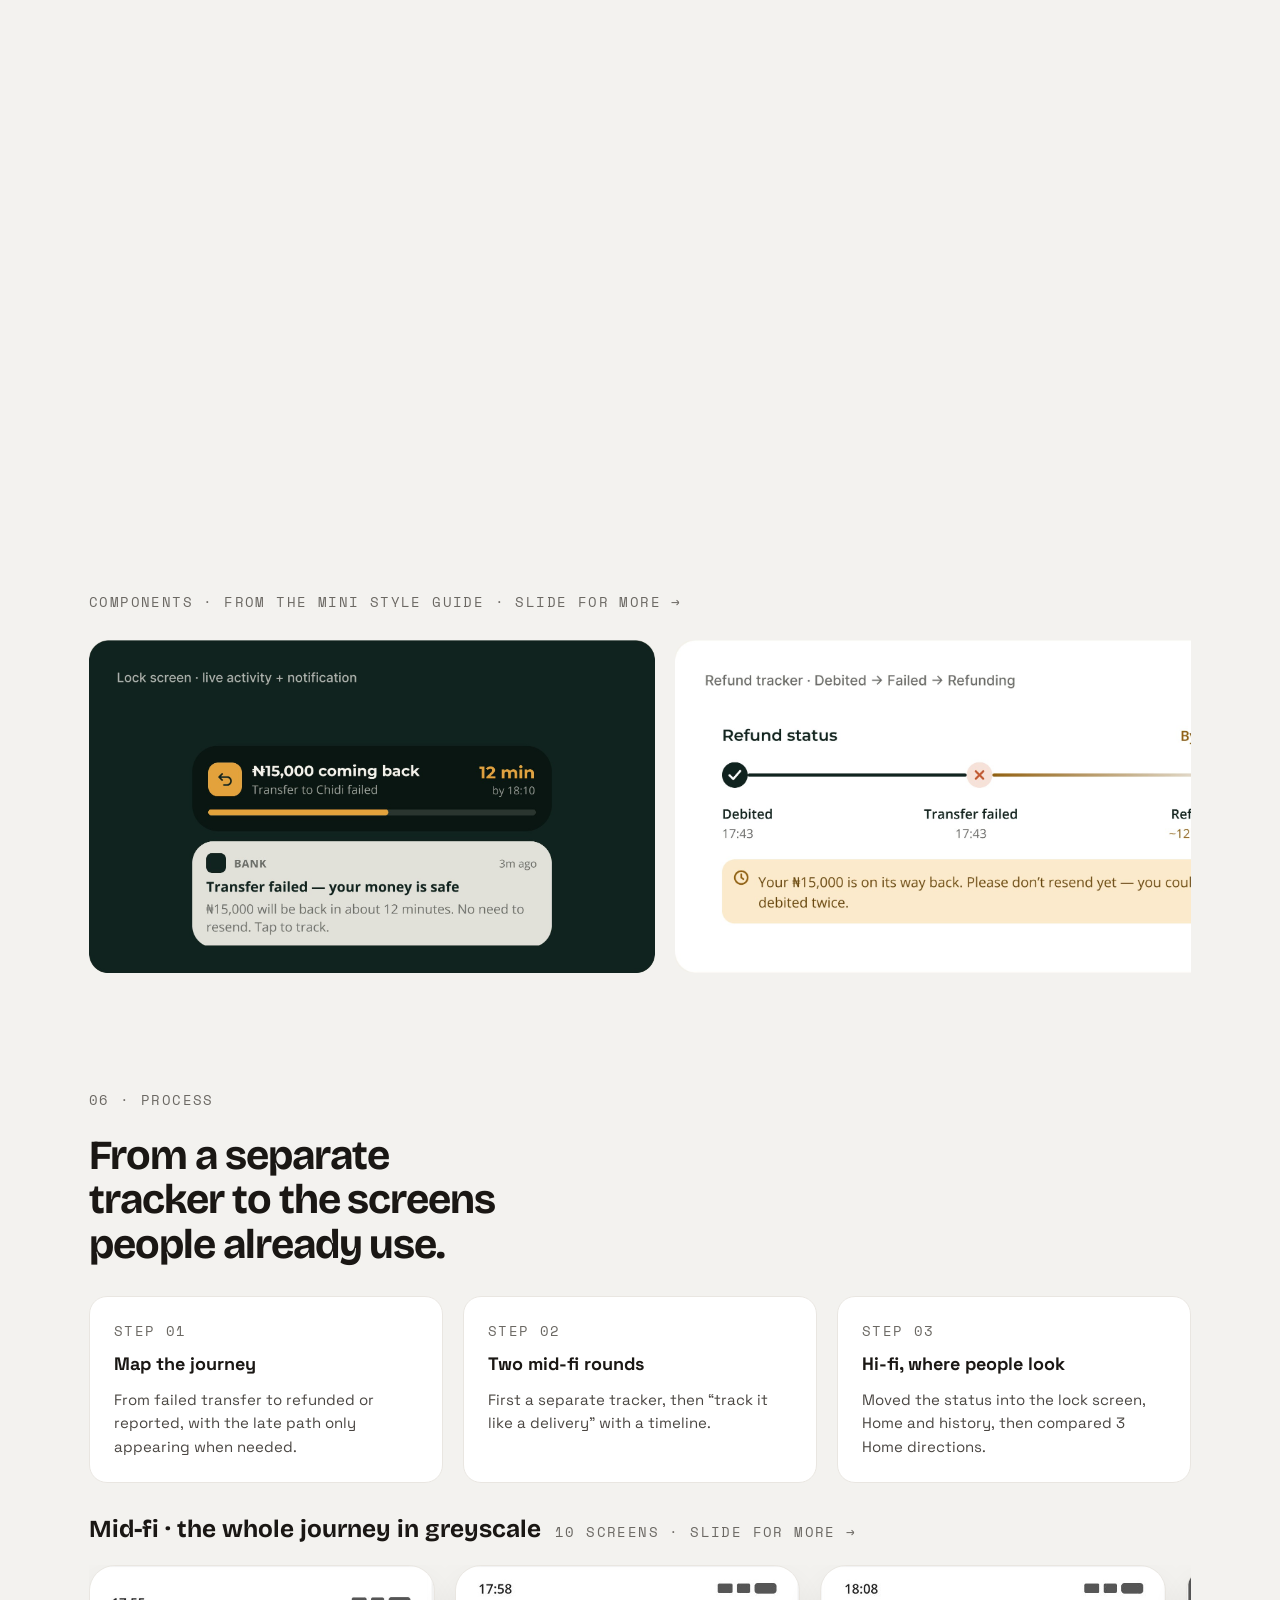
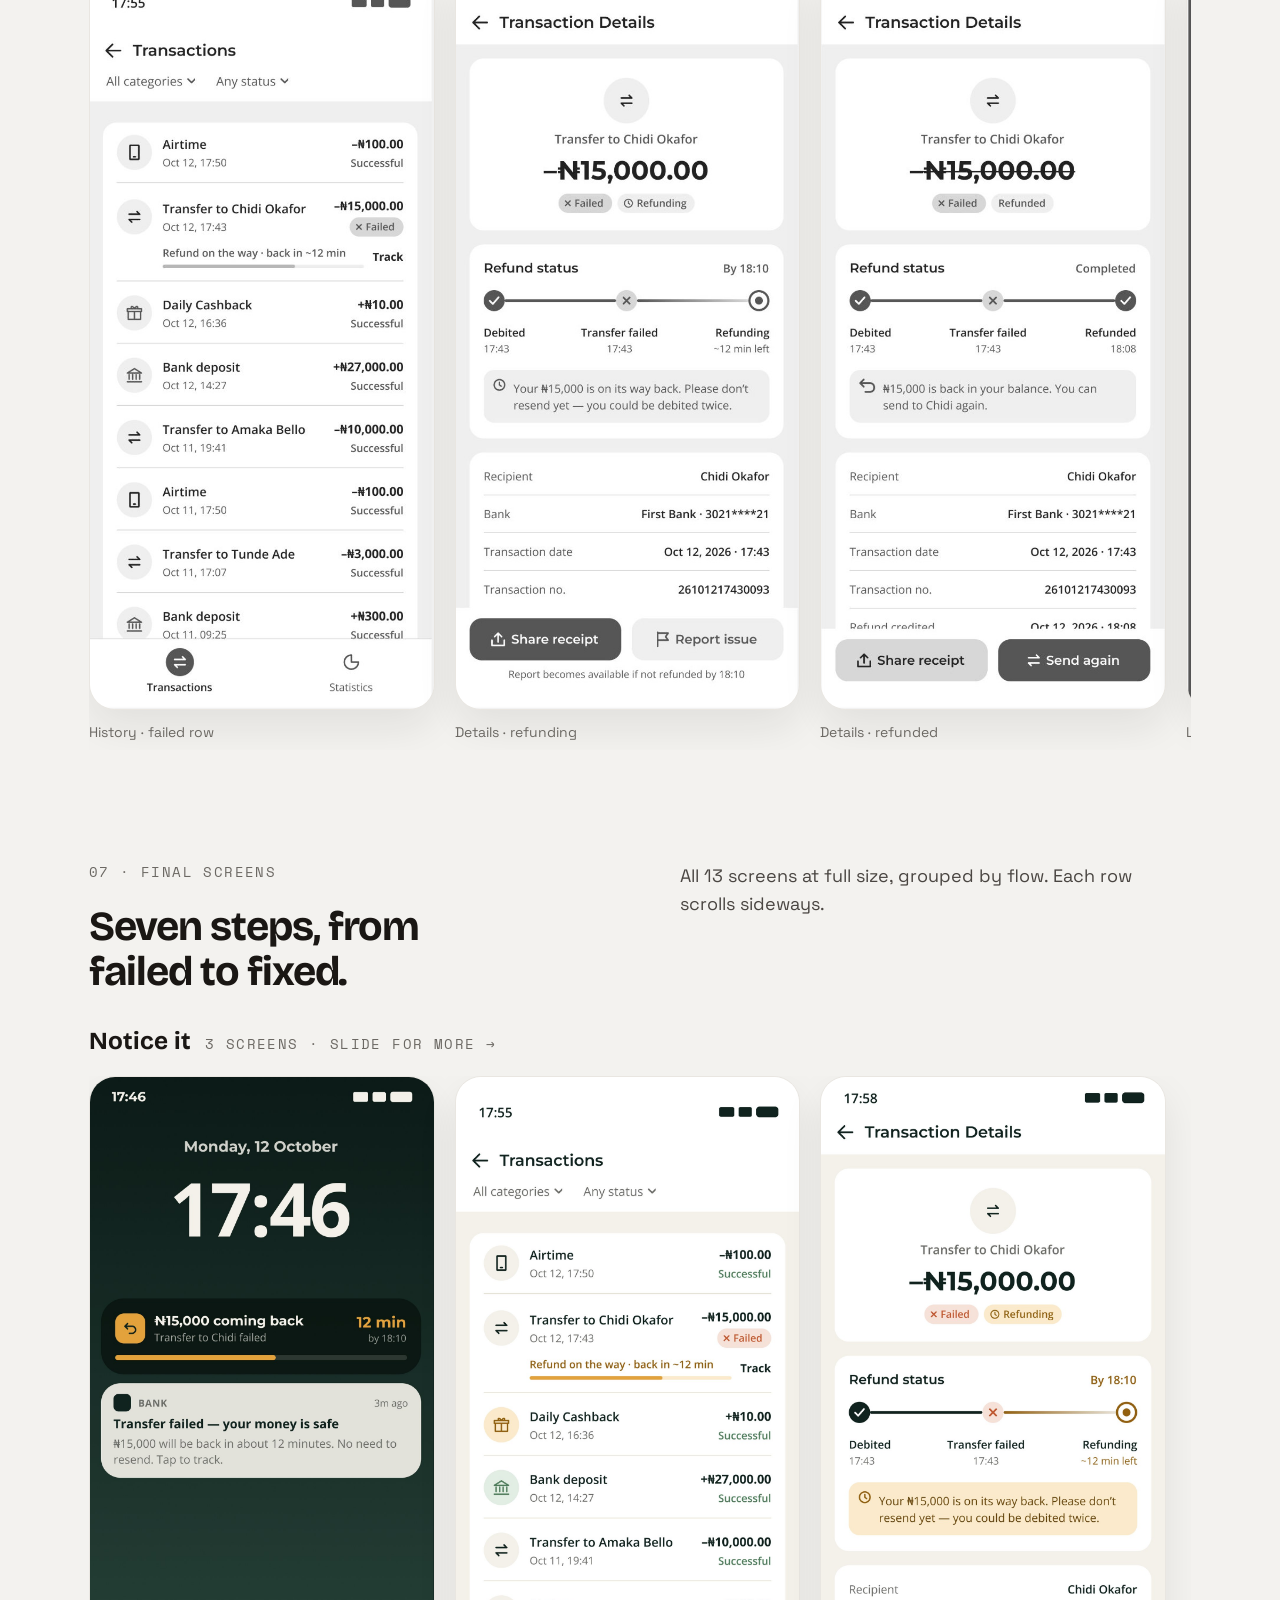
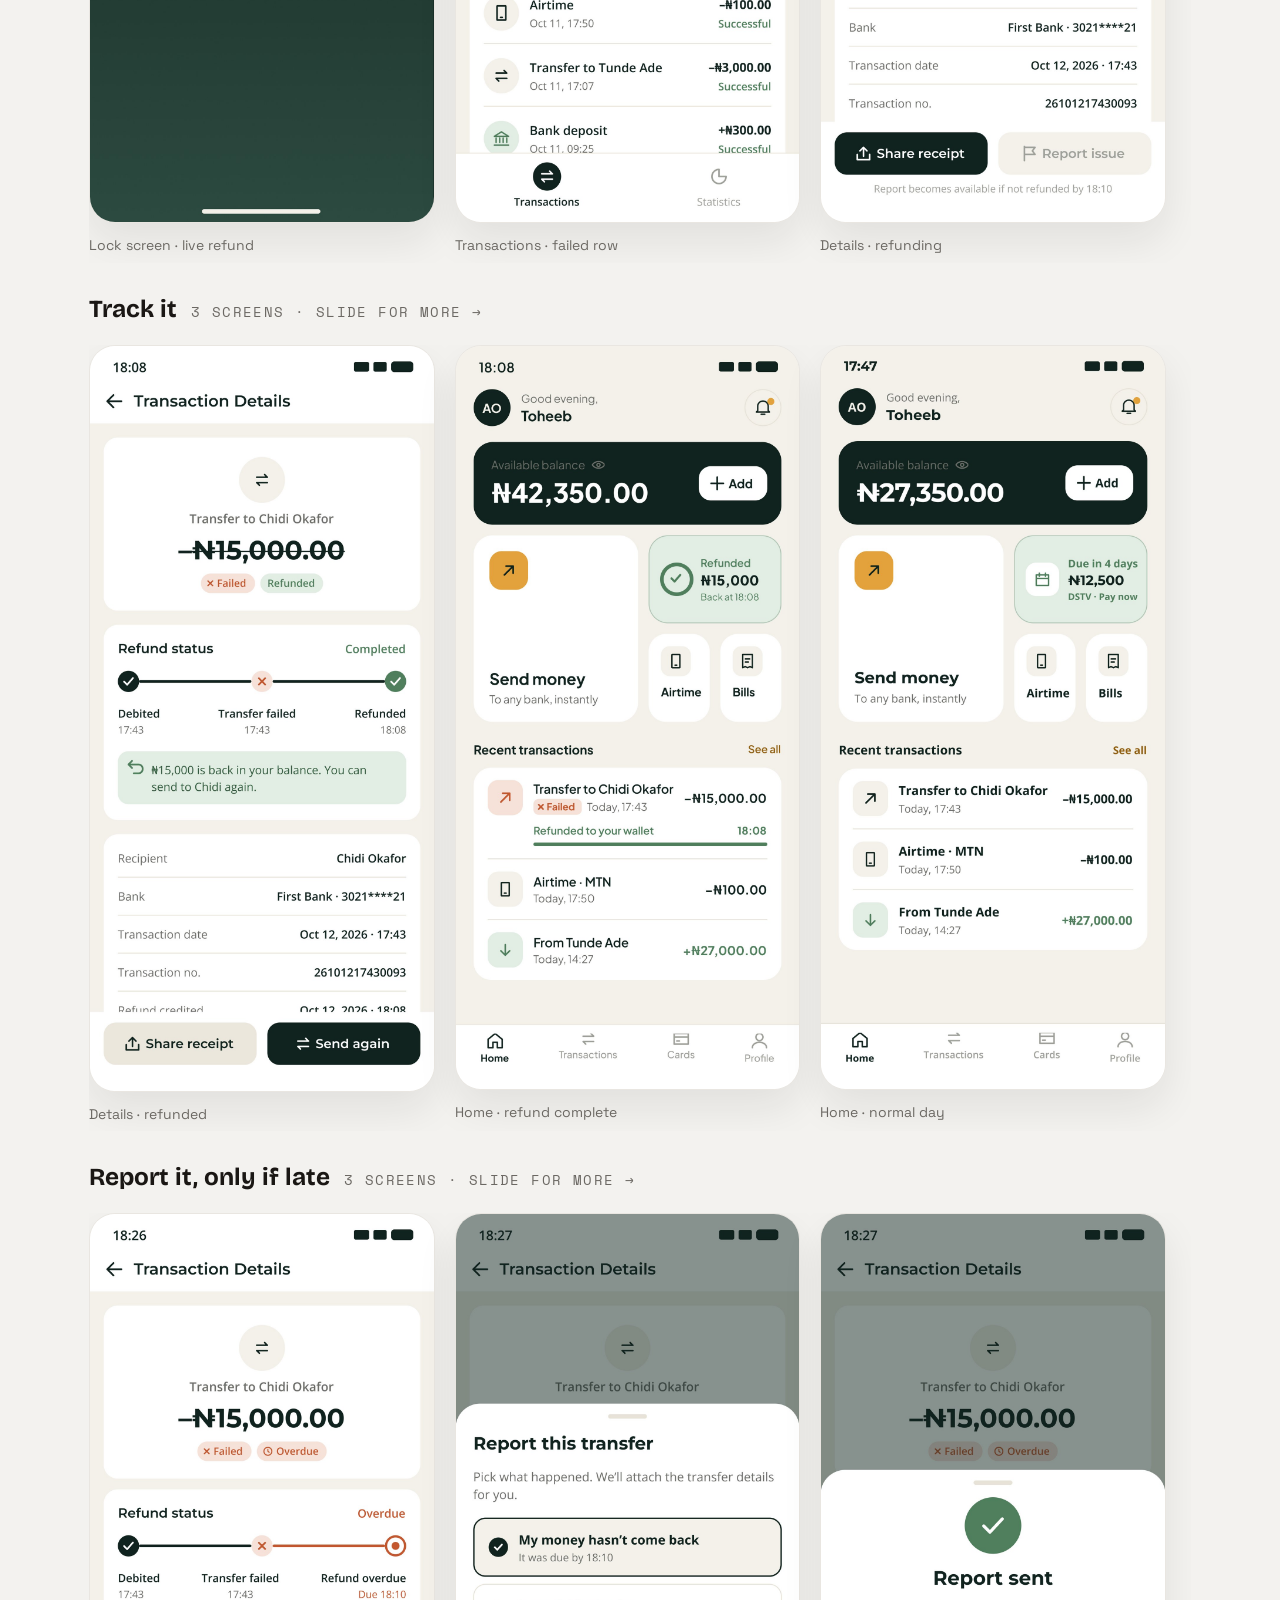
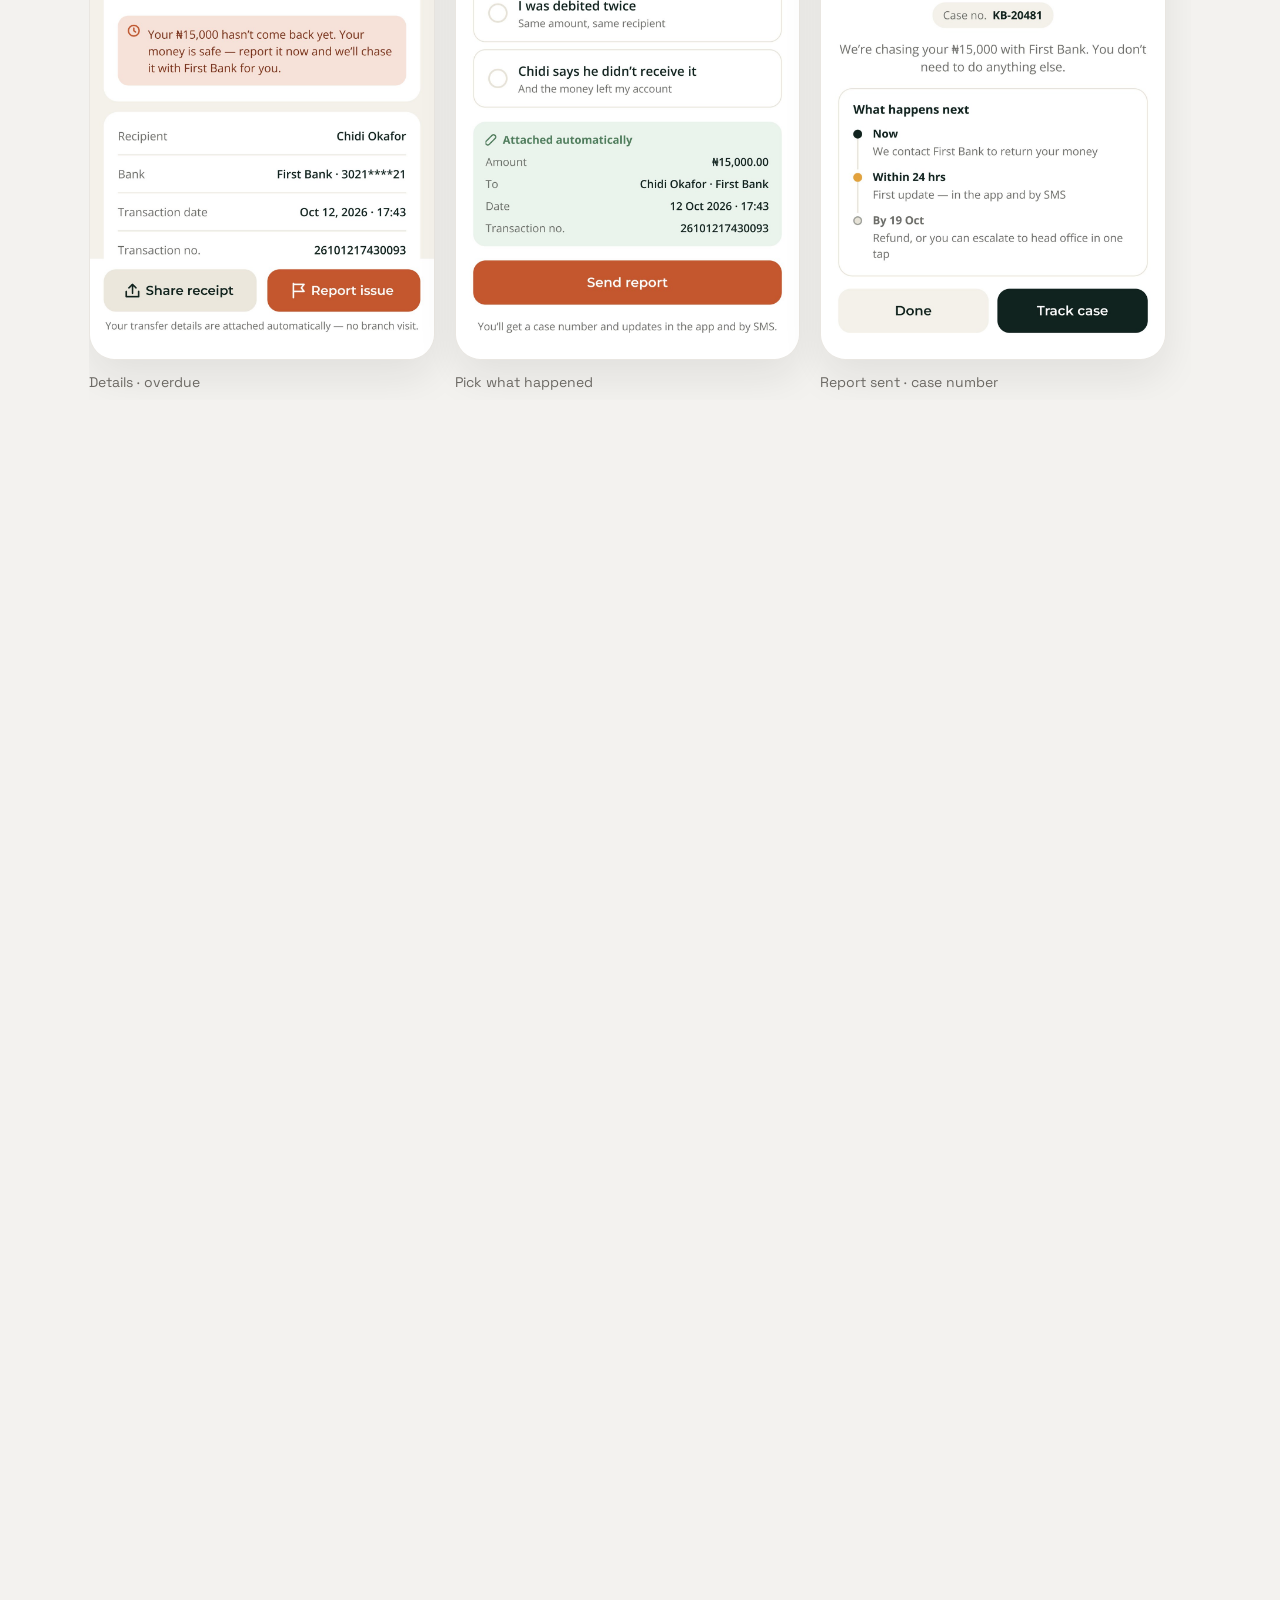
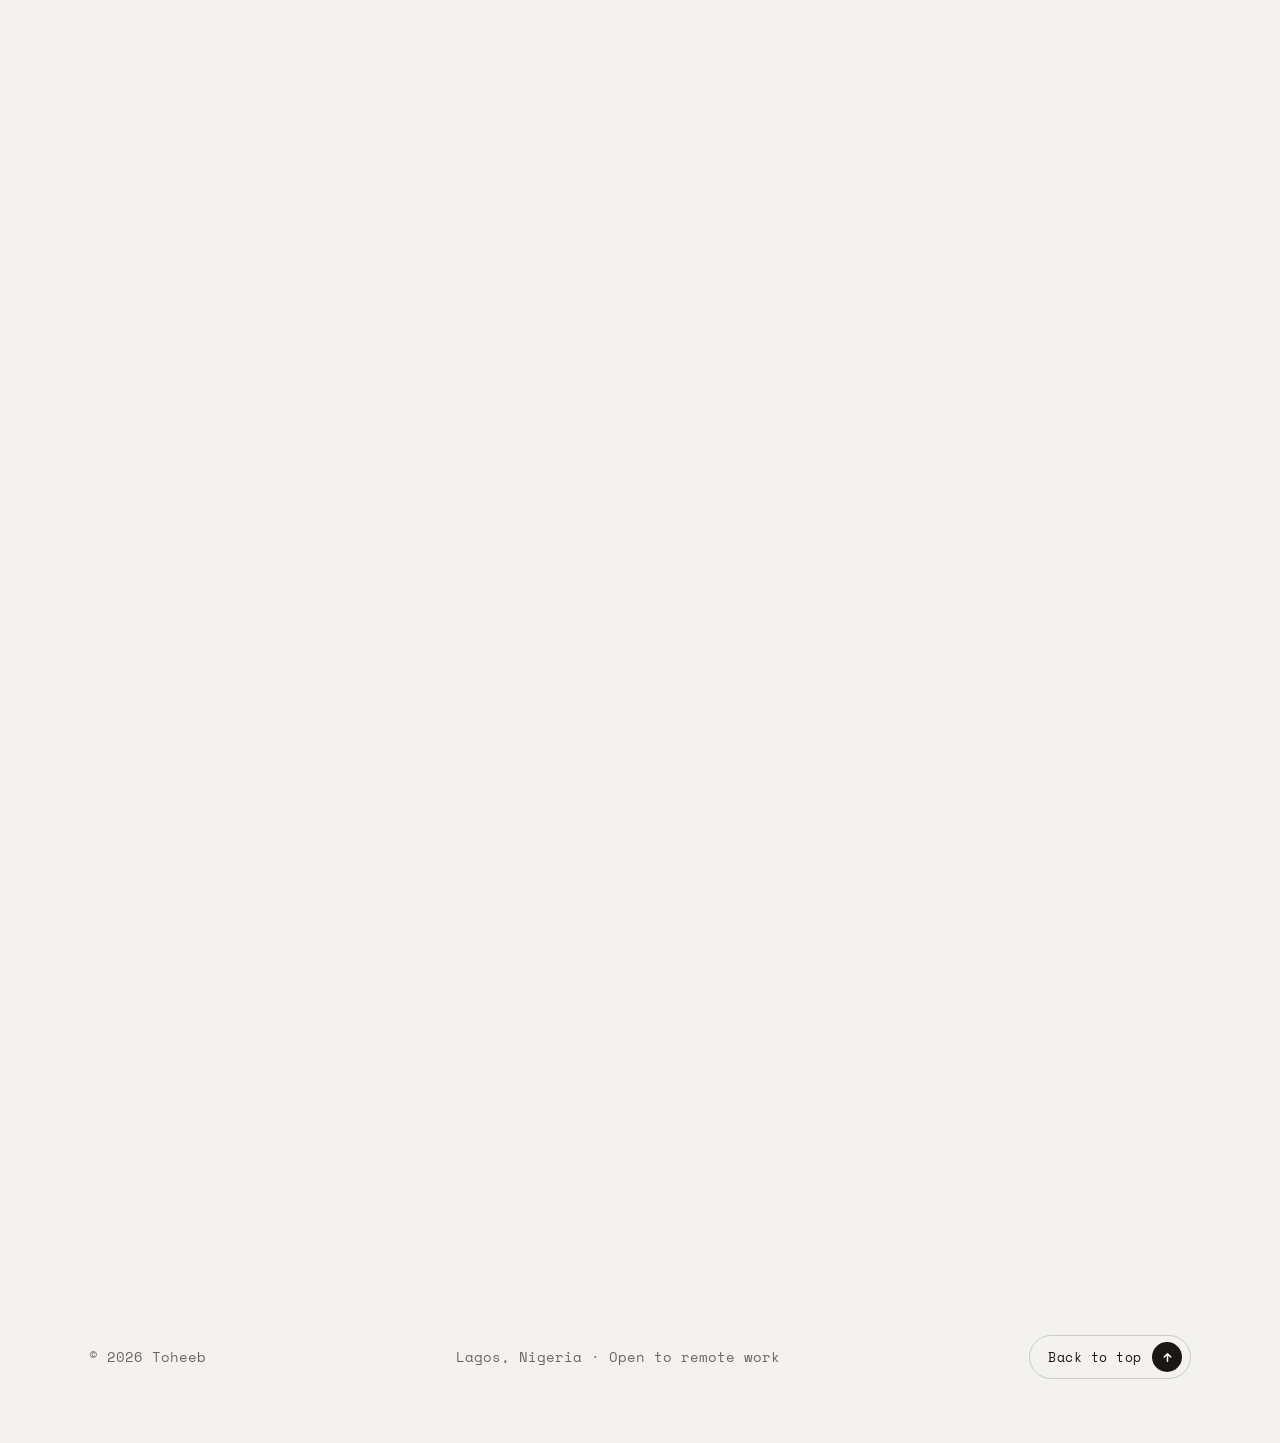
<file: refund.html>
<!doctype html>
<html lang="en">
<head>
<meta charset="utf-8">
<meta name="viewport" content="width=device-width, initial-scale=1, viewport-fit=cover">
<title>Refund tracker · Toheeb</title>
<meta name="description" content="Case study: a failed-transfer tracker that tells you your money is safe before you ask.">
<meta property="og:type" content="website">
<meta property="og:title" content="Refund tracker · Toheeb">
<meta property="og:description" content="Case study: a failed-transfer tracker that tells you your money is safe before you ask.">
<meta name="twitter:card" content="summary">
<link rel="icon" href="favicon.svg" type="image/svg+xml">
<meta name="theme-color" content="#F3F2EF">
<link rel="preconnect" href="https://fonts.googleapis.com">
<link rel="preconnect" href="https://fonts.gstatic.com" crossorigin>
<link rel="stylesheet" href="https://fonts.googleapis.com/css2?family=Bricolage+Grotesque:opsz,wght@12..96,600;12..96,700;12..96,800&family=Instrument+Serif:ital@1&family=Space+Grotesk:wght@400;500;700&family=Space+Mono:wght@400;700&display=swap">
<link rel="stylesheet" href="css/style.css">
<link rel="stylesheet" href="css/viewer.css">
<link rel="stylesheet" href="css/case.css">
<style>:root { --proj: var(--p-ref); --tint: var(--t-ref); }</style>
</head>
<body>
<header class="site-head">
  <div class="wrap">
    <a class="logo" href="index.html">TOHEEB</a>
    <nav class="nav" aria-label="Main">
      <a href="about.html">About</a>
      <a href="https://docs.google.com/document/d/1FTQwIDMbJTH2n3hDwcGk9VsAi0eCIkIrzyoSCxBQKmU/view" target="_blank" rel="noopener">CV</a>
      <a href="contact.html">Contact</a>
    </nav>
    <button class="menu-btn" id="menuOpen" aria-label="Open menu"><svg width="24" height="24" viewBox="0 0 24 24" fill="none" aria-hidden="true"><path d="M4 8h16M4 16h16" stroke="currentColor" stroke-width="1.8" stroke-linecap="round"/></svg></button>
  </div>
</header>

<main>
  <section class="wrap cs-hero">
    <a class="back" href="work.html"><span class="arrow">←</span> All work</a>
    <div class="cs-top">
      <div class="cs-intro">
        <div class="mode" role="group" aria-label="Reading mode"><button type="button" data-mode="quick" aria-pressed="false">Quick read</button><button type="button" data-mode="full" aria-pressed="true">Full story</button></div>
        <p class="label">06 / 07 · Mobile app · Fintech · Concept feature</p>
        <h1 class="cs-title">Refund tracker</h1>
        <p class="cs-sub">Where’s my money?</p>
        <p class="cs-lead">A failed-transfer tracker inside a bank app. It answers the question before you have to ask it: is my money safe, when is it back, and should I resend?</p>
        <p class="for"><span class="label">For</span><span>Bank app users waiting on a failed transfer</span></p>
      </div>
      <aside class="short">
        <p class="label">The short version</p>
        <dl>
          <div><dt>Problem</dt><dd>When a transfer fails, the balance drops and nothing says if or when the money will come back. People resend and risk a double debit, or call and wait.</dd></div>
          <div><dt>What I did</dt><dd>Looked at complaint data, news reports and a short survey, explored 3 Home directions, then designed the refund journey from lock screen to report, with both endings.</dd></div>
          <div><dt>Outcome</dt><dd>A 7-step flow · status in 4 places · report in 3 taps with 0 forms. Concept, not yet tested, and not affiliated with any bank.</dd></div>
        </dl>
      </aside>
    </div>
    <div class="ppanel"><div class="srow srow--panel" data-drag><figure class="tile tile--m"><img src="img/rf/lock.jpg" alt="Refund tracker: Lock screen" loading="lazy" width="1170" height="2532"><figcaption>Lock screen</figcaption></figure><figure class="tile tile--m"><img src="img/rf/refunding.jpg" alt="Refund tracker: Refunding" loading="lazy" width="1170" height="2532"><figcaption>Refunding</figcaption></figure><figure class="tile tile--m"><img src="img/rf/refunded.jpg" alt="Refund tracker: Refunded" loading="lazy" width="1170" height="2532"><figcaption>Refunded</figcaption></figure></div></div>
    <div class="facts"><div><span class="label">Role</span><span>Product designer</span></div><div><span class="label">Team</span><span>Solo</span></div><div><span class="label">Type</span><span>Concept feature</span></div><div><span class="label">Platform</span><span>iOS banking app</span></div><div><span class="label">Tools</span><span>Figma</span></div></div>
  </section>

  <div class="wrap cs-body">
    <nav class="chapters" aria-label="On this page"><span class="label">On this page</span><a href="#problem">The problem</a><a href="#matters">Why it matters</a><a href="#decisions">Key decisions</a><a href="#endings">Two endings</a><a href="#visual">Visual design</a><a href="#process" data-only="full">Process</a><a href="#screens" data-only="full">Final screens</a><a href="#key-screens" data-only="quick">Final screens</a><a href="#learned" data-only="full">What I learned</a></nav>
    <div class="sections">
      <section class="sec" id="problem">
        <div class="sec__intro" data-reveal><div class="sec__title"><p class="label">01 · The problem</p><h2>The balance drops. Then nothing.</h2></div><div class="sec__text" data-only="full"><p>A transfer of mine failed, and I had no idea if or when the money would come back. Customers describe the same thing: often the only sign is the balance drop. There’s no timeline, no warning not to resend, and reporting it means calls and follow-ups.</p></div></div><div class="callout" data-reveal><p class="label">How might we</p><p>Tell people their money is safe before they panic, show when it will be back, and make reporting easy only if it’s late?</p></div>
      </section>
      <section class="sec" id="matters">
        <div class="sec__intro" data-reveal><div class="sec__title"><p class="label">02 · Why it matters</p><h2>I’ve been there. So have a lot of people.</h2></div><div class="sec__text" data-only="full"><p>This started with my own failed transfer. Then I looked at how common it is, using public reports rather than interviews.</p></div></div><div class="cards cards--3" data-reveal><div class="card stat"><b>60%+</b><p>of 2024–25 bank complaints in one social-media analysis were about failed or delayed transactions</p><span class="label">Moneycentral, 2025</span></div><div class="card stat"><b>Top</b><p>complaint: delays in resolving failed transactions are among those the regulator receives most</p><span class="label">FCCPC, Oct 2025</span></div><div class="card stat"><b>Auto</b><p>reversals for failed ATM transactions, without waiting for a complaint, in the CBN’s draft rules</p><span class="label">CBN draft rules, Oct 2025</span></div></div><div class="cards cards--3" data-reveal data-only="full"><div class="insight"><span class="label">Insight 01</span><h3>Silence causes panic</h3><p>Not knowing is worse than waiting.</p></div><div class="insight"><span class="label">Insight 02</span><h3>Resending is risky</h3><p>Retrying a failed transfer can debit you twice.</p></div><div class="insight"><span class="label">Insight 03</span><h3>Reporting is a chore</h3><p>“They kept telling me to call back.” A taxi driver, Daily Trust, 2023.</p></div></div><p class="note" data-only="full">Based on public reports, my own experience and a short survey.</p>
      </section>
      <section class="sec decisions decisions--phone" id="decisions">
        <div class="dec-track"><div class="dec-pin">
          <div class="dec-head"><div class="sec__title"><p class="label">03 · Key decisions</p><h2>Three choices that answer before you ask.</h2></div><div class="dec-steps" aria-hidden="true"><button type="button" class="dec-step is-active" data-step="0" tabindex="-1"><span class="dec-step__n">01</span><span class="dec-step__t">Silence causes panic</span><i><b></b></i></button><button type="button" class="dec-step" data-step="1" tabindex="-1"><span class="dec-step__n">02</span><span class="dec-step__t">Where it lives</span><i><b></b></i></button><button type="button" class="dec-step" data-step="2" tabindex="-1"><span class="dec-step__n">03</span><span class="dec-step__t">Resending is risky</span><i><b></b></i></button></div></div>
          <div class="dec-stage">
            <article class="decision is-active" data-i="0"><div class="figure"><img src="img/rf/dec-1.jpg" alt="Lock screen with a live refund countdown and a bank notification" loading="lazy"></div><div class="decision__text"><span class="decision__num">01</span><h3>Tell them first</h3><p>The news arrives on the lock screen with a live countdown, before panic sets in. The same status also shows on Home, in history and in the transfer details.</p><span class="answers" data-only="full">Answers: silence causes panic</span></div></article>
            <article class="decision" data-i="1"><div class="figure"><img src="img/rf/dec-2.jpg" alt="Home with a smart tile showing money returning" loading="lazy"></div><div class="decision__text"><span class="decision__num">02</span><h3>One smart tile on Home</h3><p>I explored 3 Home directions. In the chosen one, a single tile shows the most useful thing right now: a problem beats a bill that’s due, which beats Send again.</p><span class="answers" data-only="full">Answers: where it lives</span></div></article>
            <article class="decision" data-i="2"><div class="figure"><img src="img/rf/dec-3.jpg" alt="Transaction details with the refund timeline and a do-not-resend warning" loading="lazy"></div><div class="decision__text"><span class="decision__num">03</span><h3>“Don’t resend yet”</h3><p>A clear timeline (Debited → Failed → Refunding) plus a warning not to resend until the money is back, because retrying can debit you twice.</p><span class="answers" data-only="full">Answers: resending is risky</span></div></article>
          </div>
        </div></div>
      </section>
      <section class="sec" id="endings">
        <div class="sec__intro" data-reveal><div class="sec__title"><p class="label">04 · Two endings</p><h2>Back by 18:10, or report in 3 taps.</h2></div><div class="sec__text"><p>At 18:08 the money is back: the tracker turns green and Send again is safe. If it’s still not back at 18:10, Report unlocks on its own. Details attach automatically, and you get a case number with what happens next. If the network can’t give a time, the countdown is replaced by the bank’s published reversal window. No fake timers.</p></div></div><div class="ppanel" data-reveal><div class="srow srow--panel" data-drag><figure class="tile tile--m"><img src="img/rf/refunded.jpg" alt="Refund tracker: On time: refunded" loading="lazy" width="1170" height="2532"><figcaption>On time: refunded</figcaption></figure><figure class="tile tile--m"><img src="img/rf/overdue.jpg" alt="Refund tracker: Late: overdue" loading="lazy" width="1170" height="2532"><figcaption>Late: overdue</figcaption></figure><figure class="tile tile--m"><img src="img/rf/report.jpg" alt="Refund tracker: Report it" loading="lazy" width="1170" height="2532"><figcaption>Report it</figcaption></figure><figure class="tile tile--m"><img src="img/rf/report-sent.jpg" alt="Refund tracker: Report sent" loading="lazy" width="1170" height="2532"><figcaption>Report sent</figcaption></figure></div></div>
      </section>
      <section class="sec" id="visual">
        <div class="sec__intro" data-reveal><div class="sec__title"><p class="label">05 · Visual design</p><h2>Calm colours for a stressful moment.</h2></div><div class="sec__text" data-only="full"><p>Every colour has one job, so status reads at a glance: amber means it’s coming, clay means act, sage means it’s done. Pine and cream keep the rest of the screen quiet.</p></div></div><div class="swatches" data-reveal><div><i style="background:#10231E"></i>Pine · text<span>#10231E</span></div><div><i style="background:#E3A23B"></i>Amber<span>#E3A23B</span></div><div><i style="background:#C4572E"></i>Clay<span>#C4572E</span></div><div><i style="background:#4F7F5C"></i>Sage<span>#4F7F5C</span></div><div><i style="background:#F4F1EA;box-shadow:inset 0 0 0 1px var(--line)"></i>Cream<span>#F4F1EA</span></div></div><div class="typecards" data-reveal><div class="card"><b style="font-family:Montserrat,var(--f-sans)">Aa</b><span style="font-size:18px">Montserrat</span><span style="font-size:15px;color:var(--ink-soft)">Amounts and titles.</span></div><div class="card"><b style="font-family:'Open Sans',var(--f-sans)">Aa</b><span style="font-size:18px">Open Sans</span><span style="font-size:15px;color:var(--ink-soft)">Body, labels and status chips.</span></div></div><p class="label">Components · from the mini style guide · slide for more →</p><div class="srow srow--comp" data-drag data-reveal><figure class="tile tile--c"><img src="img/rf/comp-1.jpg" alt="Lock screen live activity and notification" loading="lazy"></figure><figure class="tile tile--c"><img src="img/rf/comp-2.jpg" alt="Refund status tracker" loading="lazy"></figure><figure class="tile tile--c"><img src="img/rf/comp-3.jpg" alt="Transaction row, failed, with refund progress" loading="lazy"></figure><figure class="tile tile--c"><img src="img/rf/comp-4.jpg" alt="Buttons: share receipt, report, send again, send report" loading="lazy"></figure><figure class="tile tile--c"><img src="img/rf/comp-5.jpg" alt="Home widget: money returning" loading="lazy"></figure></div>
      </section>
      <section class="sec" id="process" data-only="full">
        <div class="sec__intro" data-reveal><div class="sec__title"><p class="label">06 · Process</p><h2>From a separate tracker to the screens people already use.</h2></div></div><div class="cards cards--3" data-reveal data-only="full"><div class="card"><span class="label">Step 01</span><h3 style="font-size:18px">Map the journey</h3><p style="font-size:15px;color:var(--ink-soft)">From failed transfer to refunded or reported, with the late path only appearing when needed.</p></div><div class="card"><span class="label">Step 02</span><h3 style="font-size:18px">Two mid-fi rounds</h3><p style="font-size:15px;color:var(--ink-soft)">First a separate tracker, then “track it like a delivery” with a timeline.</p></div><div class="card"><span class="label">Step 03</span><h3 style="font-size:18px">Hi-fi, where people look</h3><p style="font-size:15px;color:var(--ink-soft)">Moved the status into the lock screen, Home and history, then compared 3 Home directions.</p></div></div><div class="flow" data-reveal><div class="flow__head"><h3>Mid-fi · the whole journey in greyscale</h3><span class="label">10 screens · slide for more →</span></div><div class="srow srow--m" data-drag><figure class="tile tile--m"><img src="img/rf/mid/m01.jpg" alt="Refund tracker mid-fi, greyscale: History · failed row" loading="lazy" width="644" height="1394"><figcaption>History · failed row</figcaption></figure><figure class="tile tile--m"><img src="img/rf/mid/m02.jpg" alt="Refund tracker mid-fi, greyscale: Details · refunding" loading="lazy" width="644" height="1394"><figcaption>Details · refunding</figcaption></figure><figure class="tile tile--m"><img src="img/rf/mid/m03.jpg" alt="Refund tracker mid-fi, greyscale: Details · refunded" loading="lazy" width="644" height="1394"><figcaption>Details · refunded</figcaption></figure><figure class="tile tile--m"><img src="img/rf/mid/m04.jpg" alt="Refund tracker mid-fi, greyscale: Lock screen" loading="lazy" width="644" height="1394"><figcaption>Lock screen</figcaption></figure><figure class="tile tile--m"><img src="img/rf/mid/m05.jpg" alt="Refund tracker mid-fi, greyscale: Details · overdue" loading="lazy" width="644" height="1394"><figcaption>Details · overdue</figcaption></figure><figure class="tile tile--m"><img src="img/rf/mid/m06.jpg" alt="Refund tracker mid-fi, greyscale: Report this transfer" loading="lazy" width="644" height="1394"><figcaption>Report this transfer</figcaption></figure><figure class="tile tile--m"><img src="img/rf/mid/m07.jpg" alt="Refund tracker mid-fi, greyscale: Report sent" loading="lazy" width="644" height="1394"><figcaption>Report sent</figcaption></figure><figure class="tile tile--m"><img src="img/rf/mid/m08.jpg" alt="Refund tracker mid-fi, greyscale: Home · send again" loading="lazy" width="644" height="1394"><figcaption>Home · send again</figcaption></figure><figure class="tile tile--m"><img src="img/rf/mid/m09.jpg" alt="Refund tracker mid-fi, greyscale: Home · bill due" loading="lazy" width="644" height="1394"><figcaption>Home · bill due</figcaption></figure><figure class="tile tile--m"><img src="img/rf/mid/m10.jpg" alt="Refund tracker mid-fi, greyscale: Home · refunded" loading="lazy" width="644" height="1394"><figcaption>Home · refunded</figcaption></figure></div></div>
      </section>
      <section class="sec" id="screens" data-only="full">
        <div class="sec__intro" data-reveal><div class="sec__title"><p class="label">07 · Final screens</p><h2>Seven steps, from failed to fixed.</h2></div><div class="sec__text"><p>All 13 screens at full size, grouped by flow. Each row scrolls sideways.</p></div></div><div class="flow" data-reveal><div class="flow__head"><h3>Notice it</h3><span class="label">3 screens · slide for more →</span></div><div class="srow srow--m" data-drag><figure class="tile tile--m"><img src="img/rf/lock.jpg" alt="Refund tracker: Lock screen · live refund" loading="lazy" width="1170" height="2532"><figcaption>Lock screen · live refund</figcaption></figure><figure class="tile tile--m"><img src="img/rf/tx-failed.jpg" alt="Refund tracker: Transactions · failed row" loading="lazy" width="1170" height="2532"><figcaption>Transactions · failed row</figcaption></figure><figure class="tile tile--m"><img src="img/rf/refunding.jpg" alt="Refund tracker: Details · refunding" loading="lazy" width="1170" height="2532"><figcaption>Details · refunding</figcaption></figure></div></div><div class="flow" data-reveal><div class="flow__head"><h3>Track it</h3><span class="label">3 screens · slide for more →</span></div><div class="srow srow--m" data-drag><figure class="tile tile--m"><img src="img/rf/refunded.jpg" alt="Refund tracker: Details · refunded" loading="lazy" width="1170" height="2532"><figcaption>Details · refunded</figcaption></figure><figure class="tile tile--m"><img src="img/rf/home-complete.jpg" alt="Refund tracker: Home · refund complete" loading="lazy" width="1170" height="2532"><figcaption>Home · refund complete</figcaption></figure><figure class="tile tile--m"><img src="img/rf/home-normal.jpg" alt="Refund tracker: Home · normal day" loading="lazy" width="1170" height="2532"><figcaption>Home · normal day</figcaption></figure></div></div><div class="flow" data-reveal><div class="flow__head"><h3>Report it, only if late</h3><span class="label">3 screens · slide for more →</span></div><div class="srow srow--m" data-drag><figure class="tile tile--m"><img src="img/rf/overdue.jpg" alt="Refund tracker: Details · overdue" loading="lazy" width="1170" height="2532"><figcaption>Details · overdue</figcaption></figure><figure class="tile tile--m"><img src="img/rf/report.jpg" alt="Refund tracker: Pick what happened" loading="lazy" width="1170" height="2532"><figcaption>Pick what happened</figcaption></figure><figure class="tile tile--m"><img src="img/rf/report-sent.jpg" alt="Refund tracker: Report sent · case number" loading="lazy" width="1170" height="2532"><figcaption>Report sent · case number</figcaption></figure></div></div><div class="flow" data-reveal><div class="flow__head"><h3>Home: three directions</h3><span class="label">4 screens · slide for more →</span></div><div class="srow srow--m" data-drag><figure class="tile tile--m"><img src="img/rf/home-a.jpg" alt="Refund tracker: A · Classic balance card" loading="lazy" width="1170" height="2532"><figcaption>A · Classic balance card</figcaption></figure><figure class="tile tile--m"><img src="img/rf/home-b.jpg" alt="Refund tracker: B · Split balance header" loading="lazy" width="1170" height="2532"><figcaption>B · Split balance header</figcaption></figure><figure class="tile tile--m"><img src="img/rf/home-c.jpg" alt="Refund tracker: C · Bento widgets (chosen)" loading="lazy" width="1170" height="2532"><figcaption>C · Bento widgets (chosen)</figcaption></figure><figure class="tile tile--m"><img src="img/rf/home-c-default.jpg" alt="Refund tracker: C · Default, Send again" loading="lazy" width="1170" height="2532"><figcaption>C · Default, Send again</figcaption></figure></div></div>
      </section>
      <section class="sec" id="key-screens" data-only="quick">
        <div class="sec__intro" data-reveal><div class="sec__title"><p class="label">07 · Final screens</p><h2>Seven steps, from failed to fixed.</h2></div><div class="sec__text"><p>The key moments at full size. The full story has all 13 screens and the 3 Home directions.</p></div></div><div class="flow" data-reveal><div class="flow__head"><h3>Key screens</h3><span class="label">5 screens · slide for more →</span></div><div class="srow srow--m" data-drag><figure class="tile tile--m"><img src="img/rf/lock.jpg" alt="Refund tracker: Lock screen · live refund" loading="lazy" width="1170" height="2532"><figcaption>Lock screen · live refund</figcaption></figure><figure class="tile tile--m"><img src="img/rf/home-c.jpg" alt="Refund tracker: Home · smart tile" loading="lazy" width="1170" height="2532"><figcaption>Home · smart tile</figcaption></figure><figure class="tile tile--m"><img src="img/rf/refunding.jpg" alt="Refund tracker: Details · refunding" loading="lazy" width="1170" height="2532"><figcaption>Details · refunding</figcaption></figure><figure class="tile tile--m"><img src="img/rf/refunded.jpg" alt="Refund tracker: Details · refunded" loading="lazy" width="1170" height="2532"><figcaption>Details · refunded</figcaption></figure><figure class="tile tile--m"><img src="img/rf/report-sent.jpg" alt="Refund tracker: Report sent" loading="lazy" width="1170" height="2532"><figcaption>Report sent</figcaption></figure></div></div><div class="more" data-reveal><p class="label">Full story</p><h2>Want the whole story?</h2><p>The research behind it, the process, every screen and what I learned.</p><div class="more__links"><button type="button" class="btn btn--secondary" data-mode="full" data-go="problem">Read the full story <span class="arrow">→</span></button></div></div>
      </section>
      <section class="sec" id="learned" data-only="full">
        <div class="sec__intro" data-reveal><div class="sec__title"><p class="label">08 · What I learned</p><h2>What this project taught me.</h2></div></div><div class="cards cards--4" data-reveal><div class="card"><h3 style="font-size:19px">Fix it where people look</h3><p style="font-size:15px;color:var(--ink-soft)">Putting the status on the lock screen, Home and history beat building a new screen.</p></div><div class="card"><h3 style="font-size:19px">Timing is the feature</h3><p style="font-size:15px;color:var(--ink-soft)">The same information helps more when it arrives before people go looking.</p></div><div class="card"><h3 style="font-size:19px">No fake timers</h3><p style="font-size:15px;color:var(--ink-soft)">When there’s no reliable time, honesty beats a countdown.</p></div><div class="card"><h3 style="font-size:19px">What I’d test next</h3><p style="font-size:15px;color:var(--ink-soft)">5 people who’ve had a failed transfer: can 4 of 5 say when the money is back and whether to resend?</p></div></div>
      </section>
    </div>

    <section class="next" data-reveal>
      <p class="label">Next project</p>
      <div class="next__row">
        <a class="next__img" href="jiji.html" data-cursor="Next" aria-label="Jiji search case study" style="background:var(--p-jiji)"><img src="img/next-jiji.jpg" alt="Jiji search redesign on desktop and phone" loading="lazy" width="2184" height="1260"></a>
        <div class="next__text"><h2>Jiji search</h2><p class="tags">Mobile + web · Unsolicited concept</p><p>Show more, process less.</p><a class="text-link" href="jiji.html">Read case study <span class="arrow">→</span></a></div>
      </div>
    </section>
  </div>

  <footer class="wrap foot" id="contact">
    <section class="cta on-dark" data-reveal>
      <div class="cta__left">
        <p class="cta__eyebrow"><i></i>OPEN TO WORK · REMOTE</p>
        <h2>Let’s work together.</h2>
        <p>I’m open to remote product design roles, freelance projects and collaborations. Feel free to reach out.</p>
        <div class="cta__btns">
          <a class="btn btn--primary" href="mailto:sulaimontoheeb400@gmail.com">Email me</a>
          <a class="btn btn--secondary" href="https://docs.google.com/document/d/1FTQwIDMbJTH2n3hDwcGk9VsAi0eCIkIrzyoSCxBQKmU/export?format=pdf" target="_blank" rel="noopener">Download CV <svg class="ic" viewBox="0 0 12 12" fill="none" aria-hidden="true"><path d="M6 2.5v7M3 6.5l3 3 3-3" stroke="currentColor" stroke-width="1.3" stroke-linecap="round" stroke-linejoin="round"/></svg></a>
        </div>
      </div>
      <div class="cta__right">
        <p class="cta__eyebrow" style="letter-spacing:.1em">GET IN TOUCH</p>
        <a class="cta__email" href="mailto:sulaimontoheeb400@gmail.com">sulaimontoheeb400@gmail.com</a>
        <div class="socials">
          <a href="https://www.linkedin.com/in/sulaimon-toheeb" target="_blank" rel="noopener">LinkedIn <svg class="ic" viewBox="0 0 12 12" fill="none" aria-hidden="true"><path d="M3.5 8.5l5-5M4.5 3.5h4v4" stroke="currentColor" stroke-width="1.3" stroke-linecap="round" stroke-linejoin="round"/></svg></a>
          <a href="https://www.behance.net/Sulaimon_Toheeb" target="_blank" rel="noopener">Behance <svg class="ic" viewBox="0 0 12 12" fill="none" aria-hidden="true"><path d="M3.5 8.5l5-5M4.5 3.5h4v4" stroke="currentColor" stroke-width="1.3" stroke-linecap="round" stroke-linejoin="round"/></svg></a>
          <a href="https://x.com/Toheeb_design" target="_blank" rel="noopener">X <svg class="ic" viewBox="0 0 12 12" fill="none" aria-hidden="true"><path d="M3.5 8.5l5-5M4.5 3.5h4v4" stroke="currentColor" stroke-width="1.3" stroke-linecap="round" stroke-linejoin="round"/></svg></a>
        </div>
      </div>
    </section>
    <div class="foot__bottom"><span>© 2026 Toheeb</span><span>Lagos, Nigeria · Open to remote work</span></div>
  </footer>
</main>

<div class="menu" id="menu" aria-hidden="true">
  <div class="menu__top"><a class="logo" href="index.html">TOHEEB</a><button class="menu__close" id="menuClose">Close ✕</button></div>
  <nav class="menu__links">
    <a href="work.html"><small>01</small>Work</a>
    <a href="about.html"><small>02</small>About</a>
    <a href="https://docs.google.com/document/d/1FTQwIDMbJTH2n3hDwcGk9VsAi0eCIkIrzyoSCxBQKmU/export?format=pdf" target="_blank" rel="noopener"><small>03</small>Download CV</a>
    <a href="contact.html"><small>04</small>Contact</a>
  </nav>
  <div class="menu__foot">
    <p class="cta__eyebrow"><i></i>OPEN TO WORK · REMOTE · LAGOS</p>
    <a class="menu__email" href="mailto:sulaimontoheeb400@gmail.com">sulaimontoheeb400@gmail.com <svg class="ic" viewBox="0 0 12 12" fill="none" aria-hidden="true"><path d="M3.5 8.5l5-5M4.5 3.5h4v4" stroke="currentColor" stroke-width="1.3" stroke-linecap="round" stroke-linejoin="round"/></svg></a>
    <div class="menu__social">
      <a href="https://www.linkedin.com/in/sulaimon-toheeb" target="_blank" rel="noopener">LinkedIn <svg class="ic" viewBox="0 0 12 12" fill="none" aria-hidden="true"><path d="M3.5 8.5l5-5M4.5 3.5h4v4" stroke="currentColor" stroke-width="1.3" stroke-linecap="round" stroke-linejoin="round"/></svg></a>
      <a href="https://www.behance.net/Sulaimon_Toheeb" target="_blank" rel="noopener">Behance <svg class="ic" viewBox="0 0 12 12" fill="none" aria-hidden="true"><path d="M3.5 8.5l5-5M4.5 3.5h4v4" stroke="currentColor" stroke-width="1.3" stroke-linecap="round" stroke-linejoin="round"/></svg></a>
      <a href="https://x.com/Toheeb_design" target="_blank" rel="noopener">X <svg class="ic" viewBox="0 0 12 12" fill="none" aria-hidden="true"><path d="M3.5 8.5l5-5M4.5 3.5h4v4" stroke="currentColor" stroke-width="1.3" stroke-linecap="round" stroke-linejoin="round"/></svg></a>
    </div>
  </div>
</div>

<script src="js/site.js"></script>
<script src="js/case.js"></script>
<script src="js/cursor.js"></script>
</body>
</html>
</file>
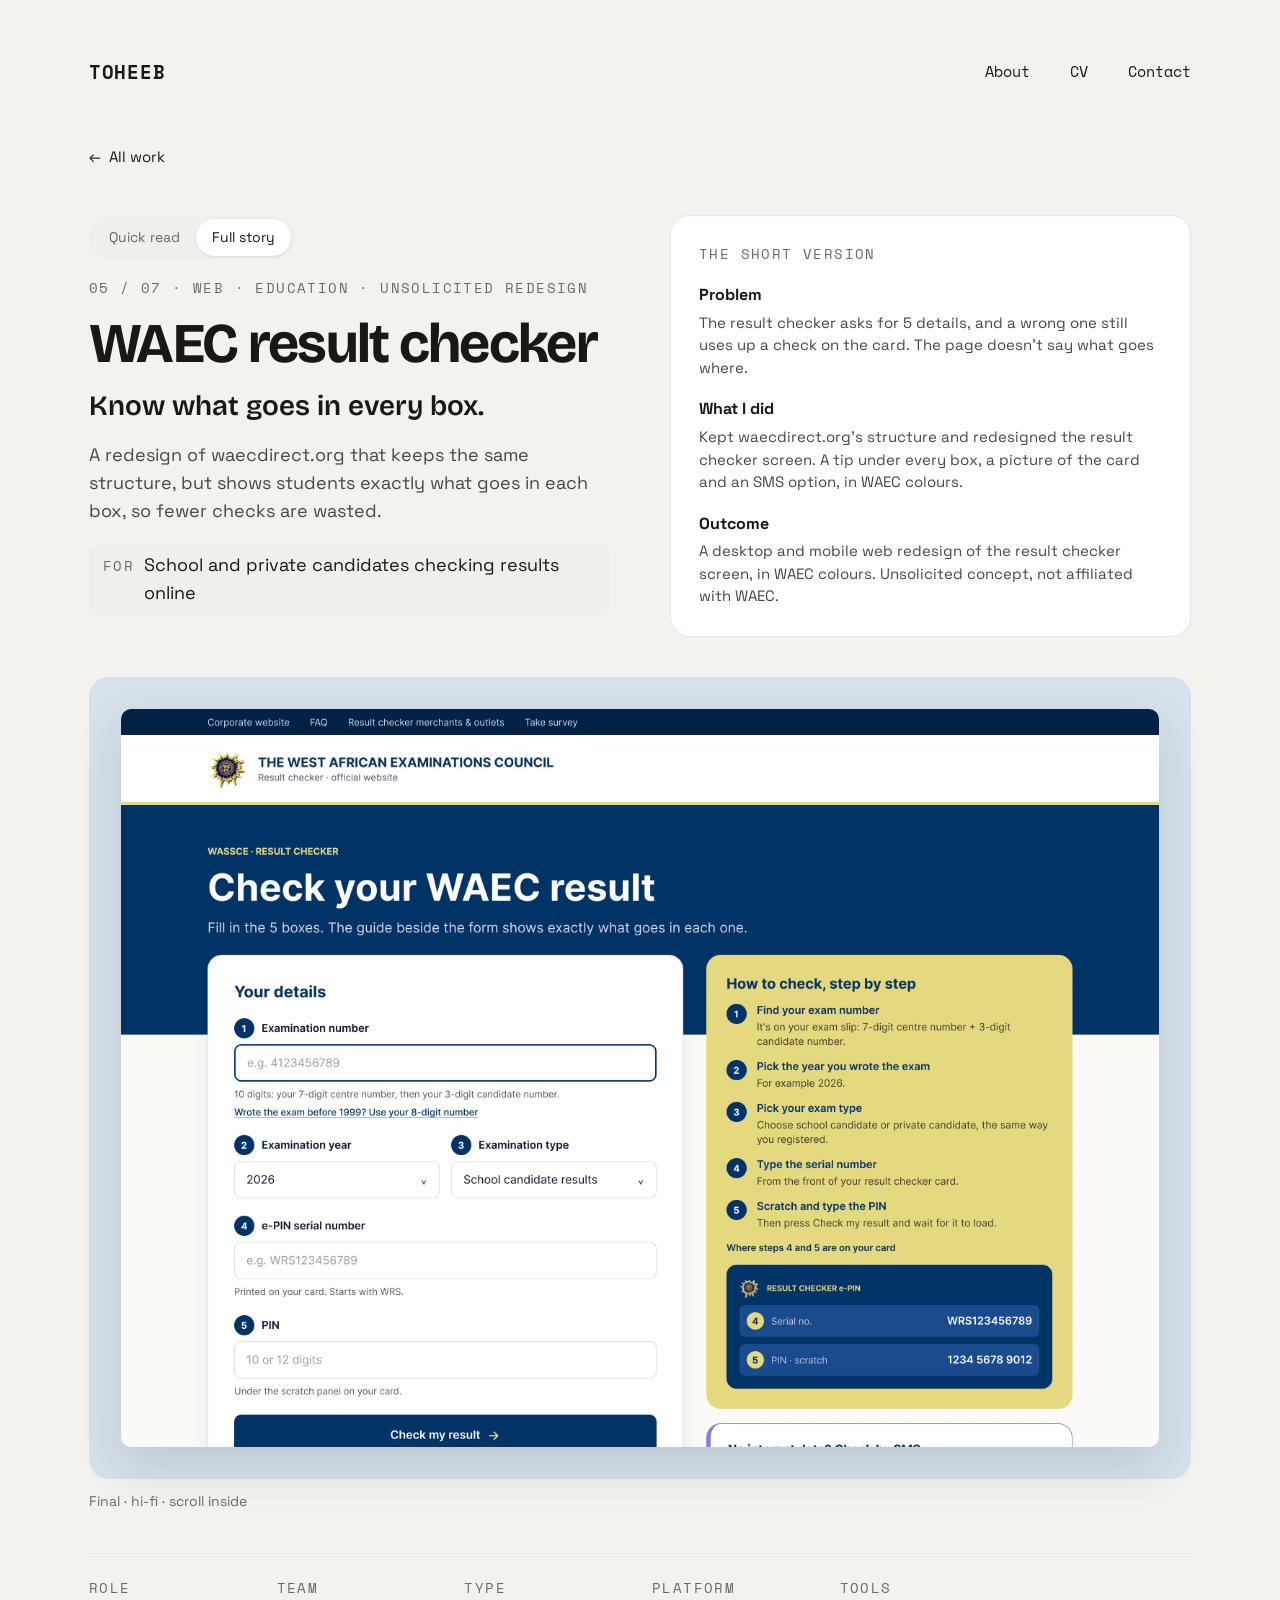
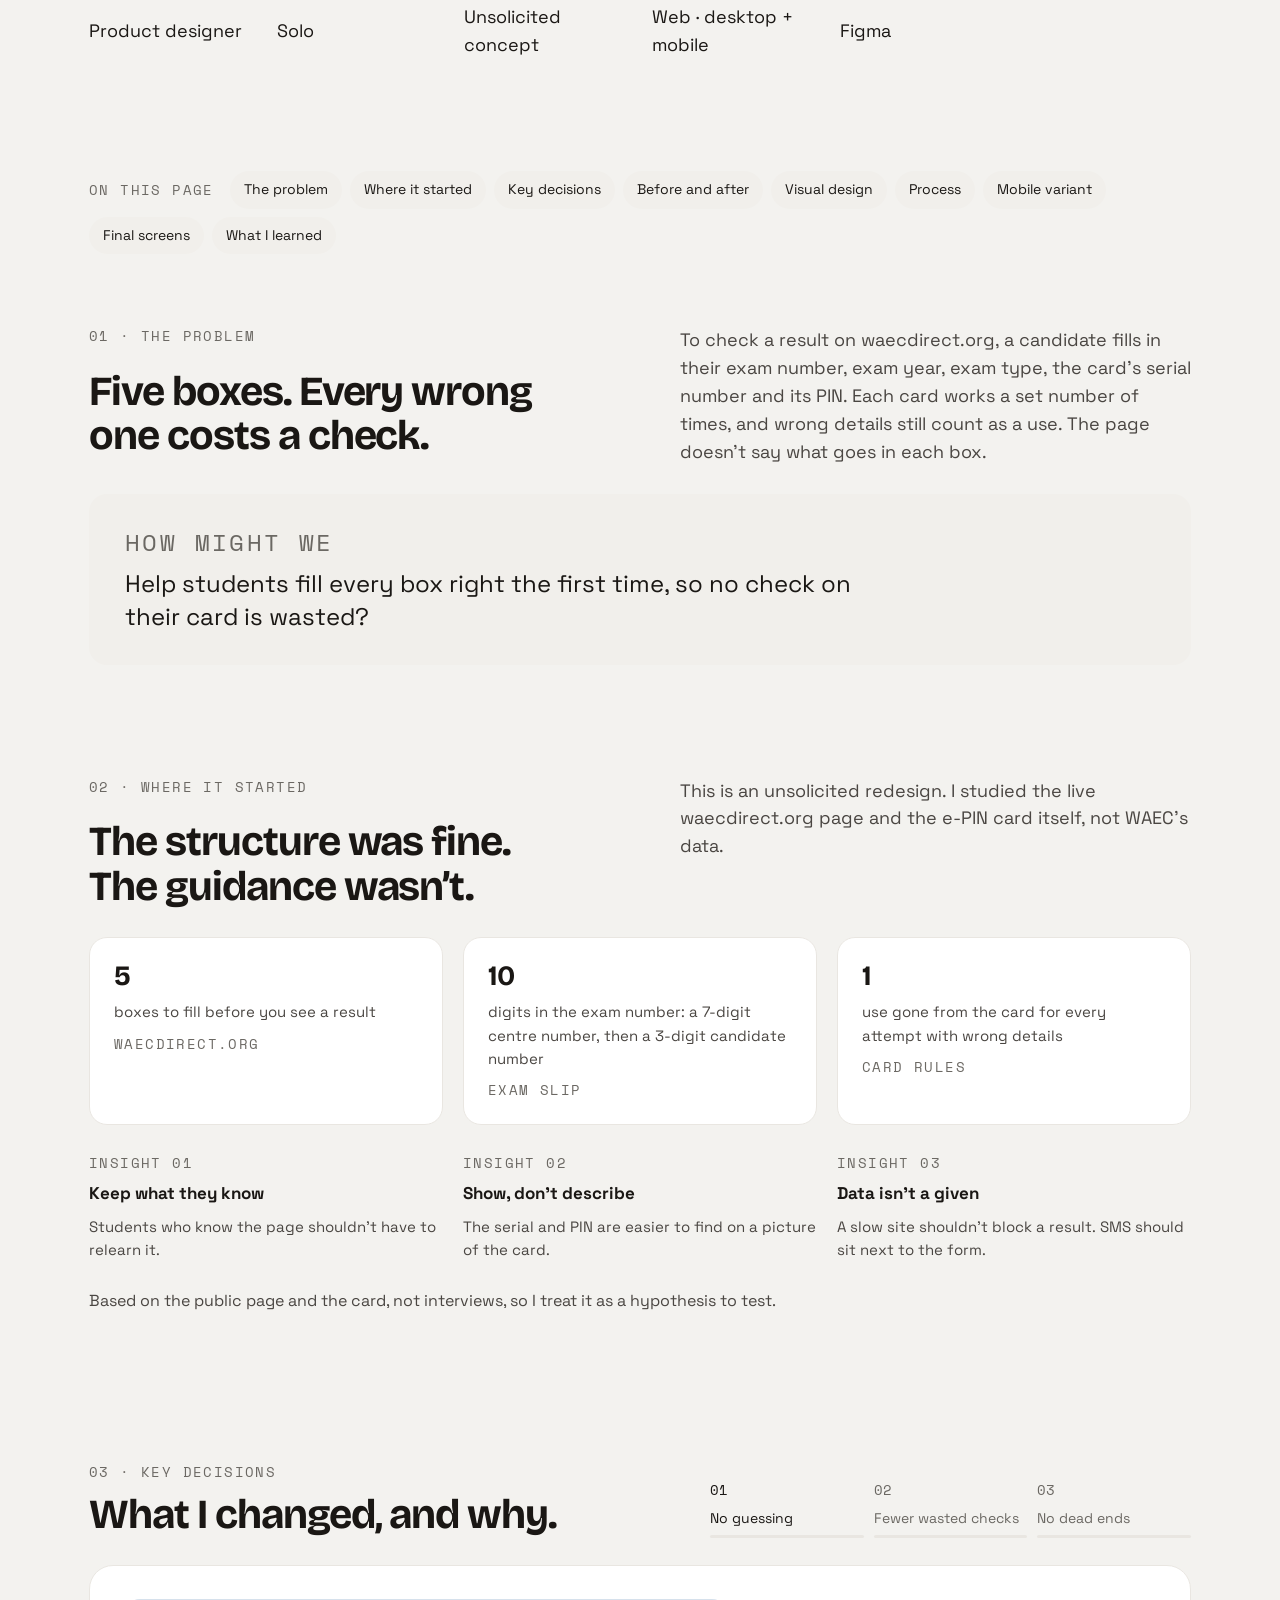
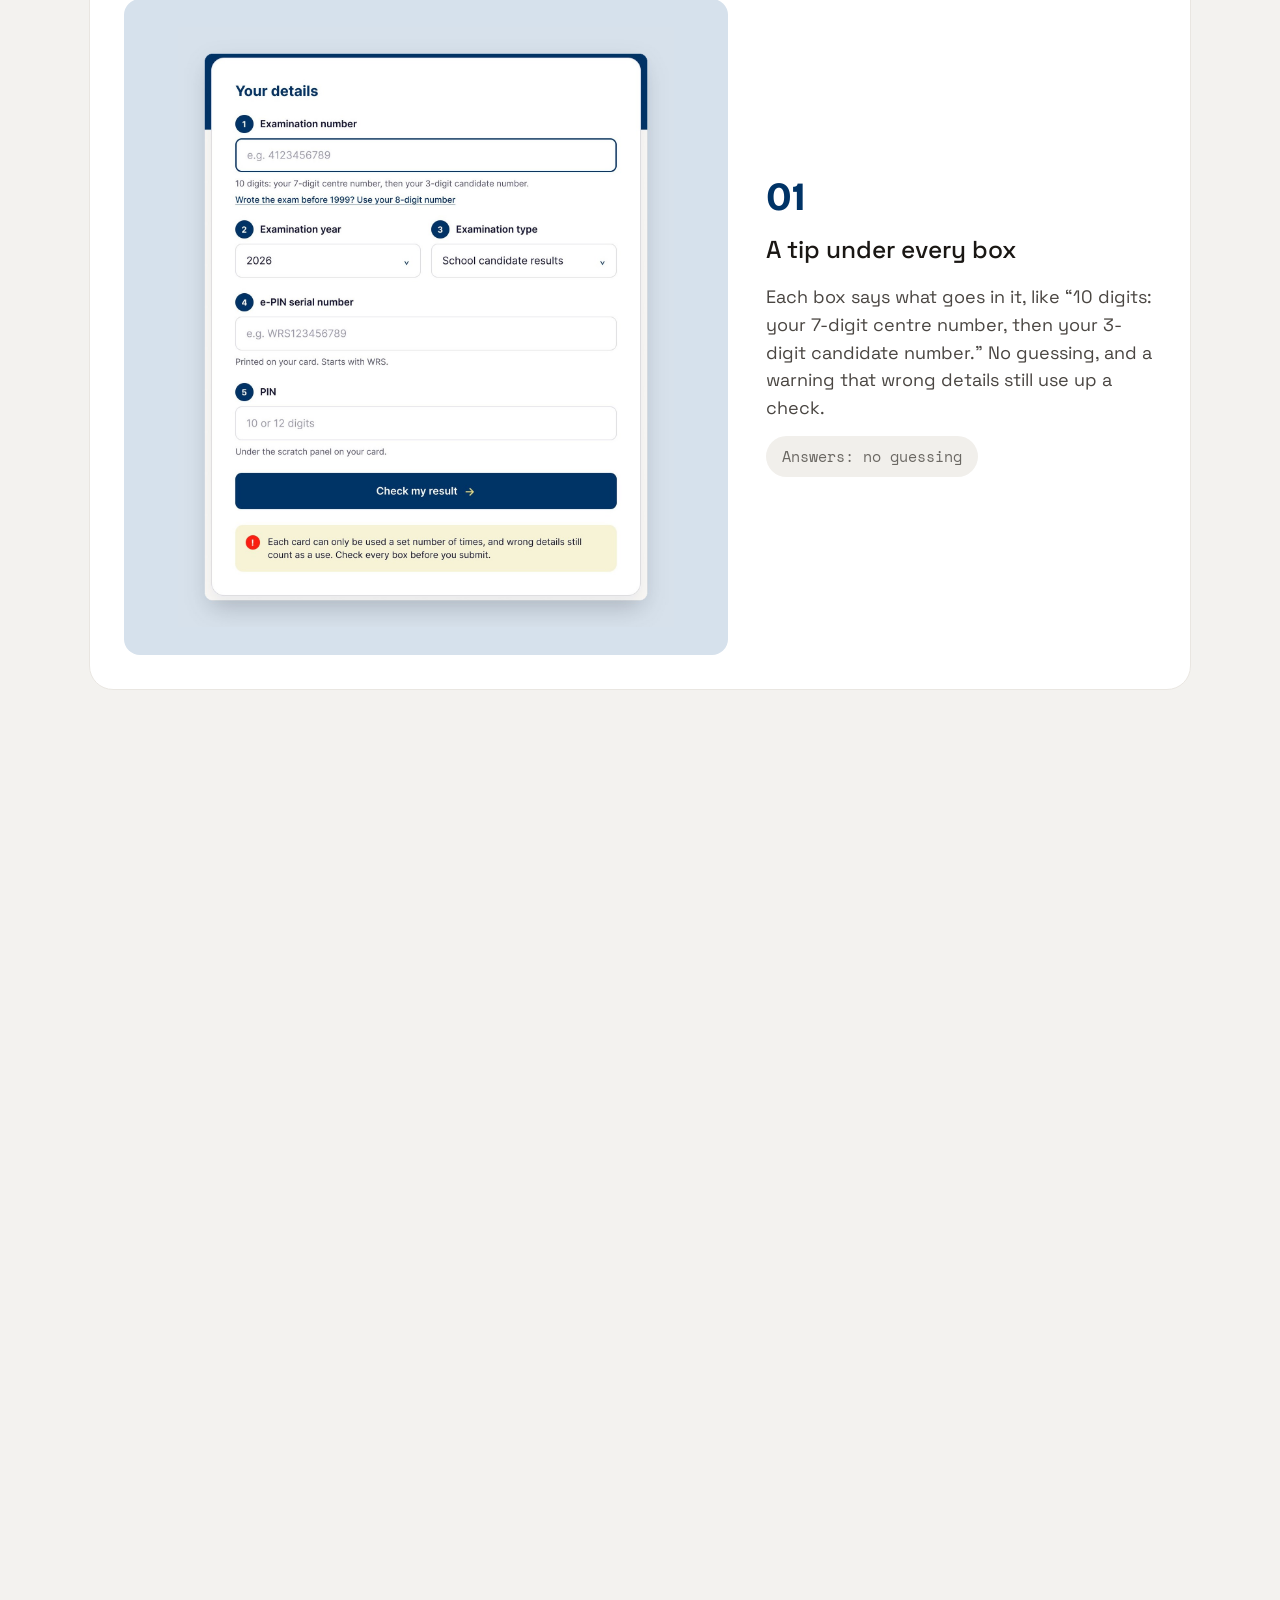
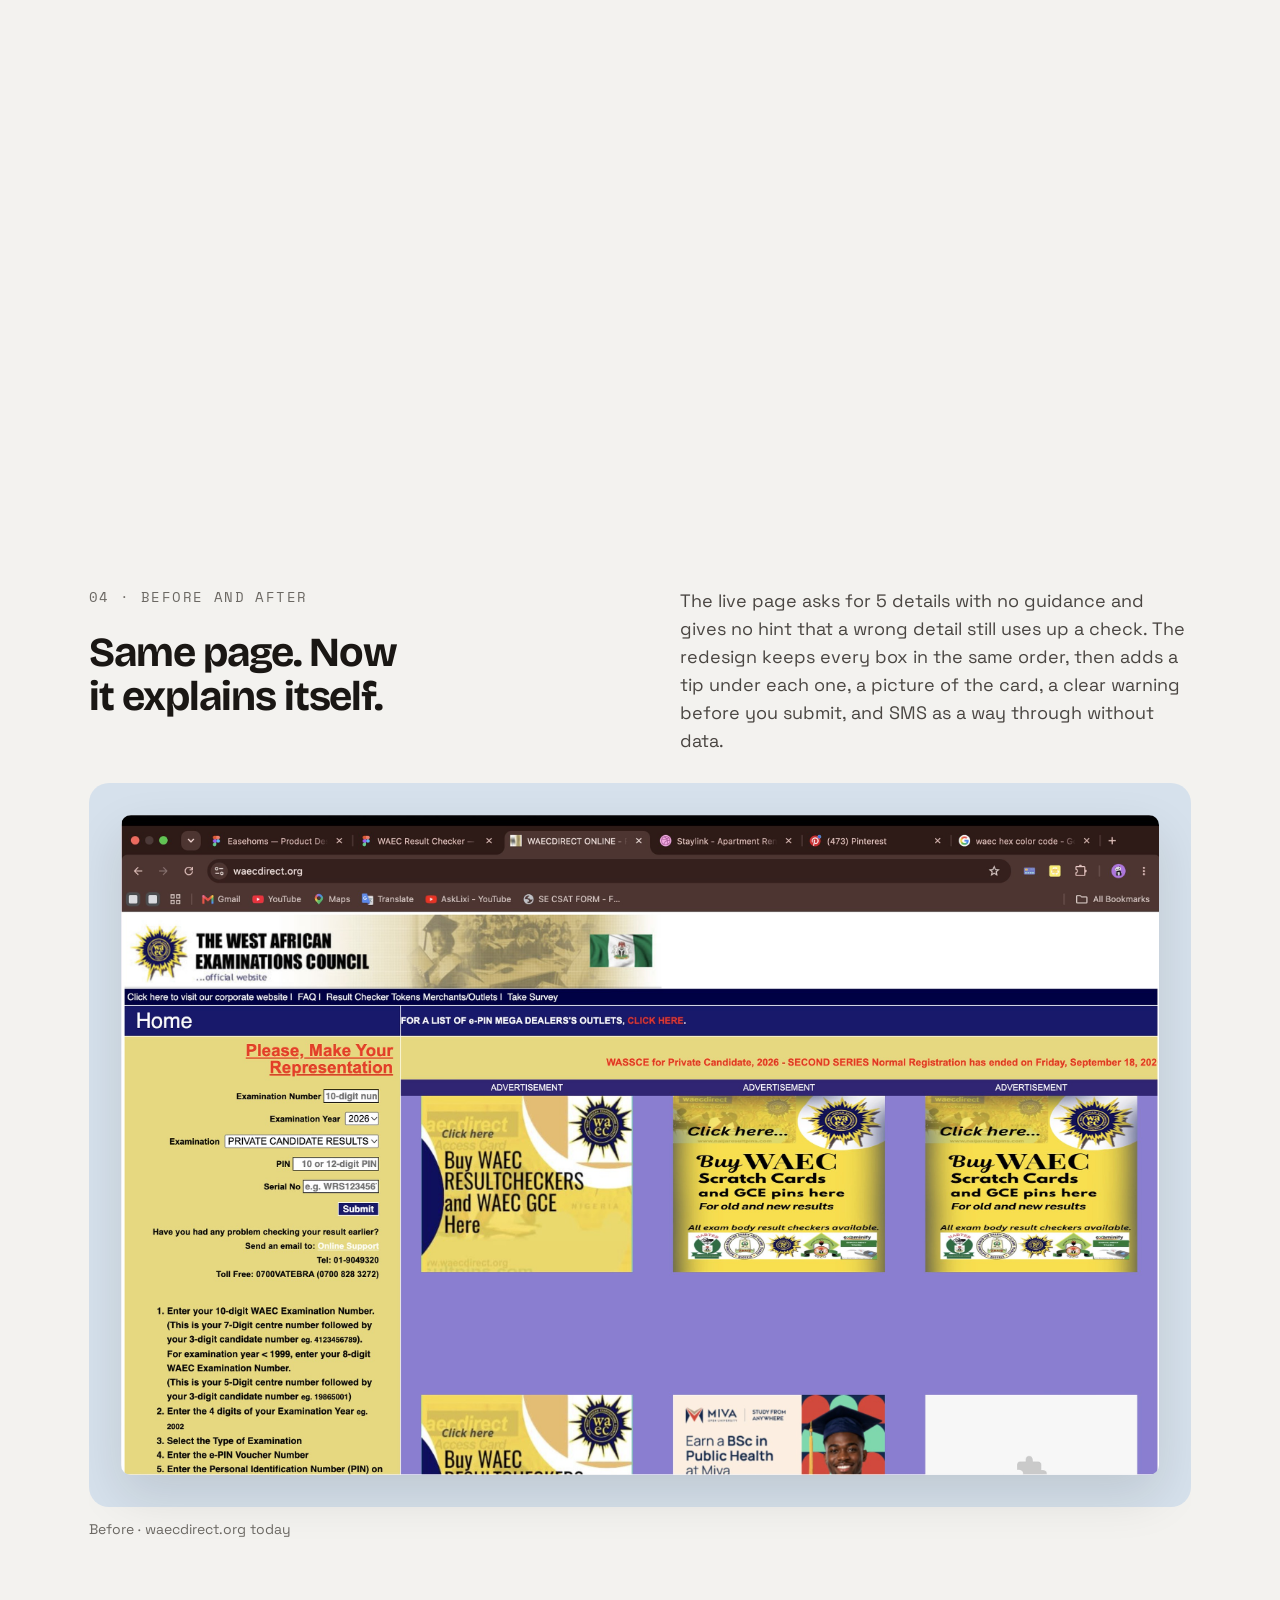
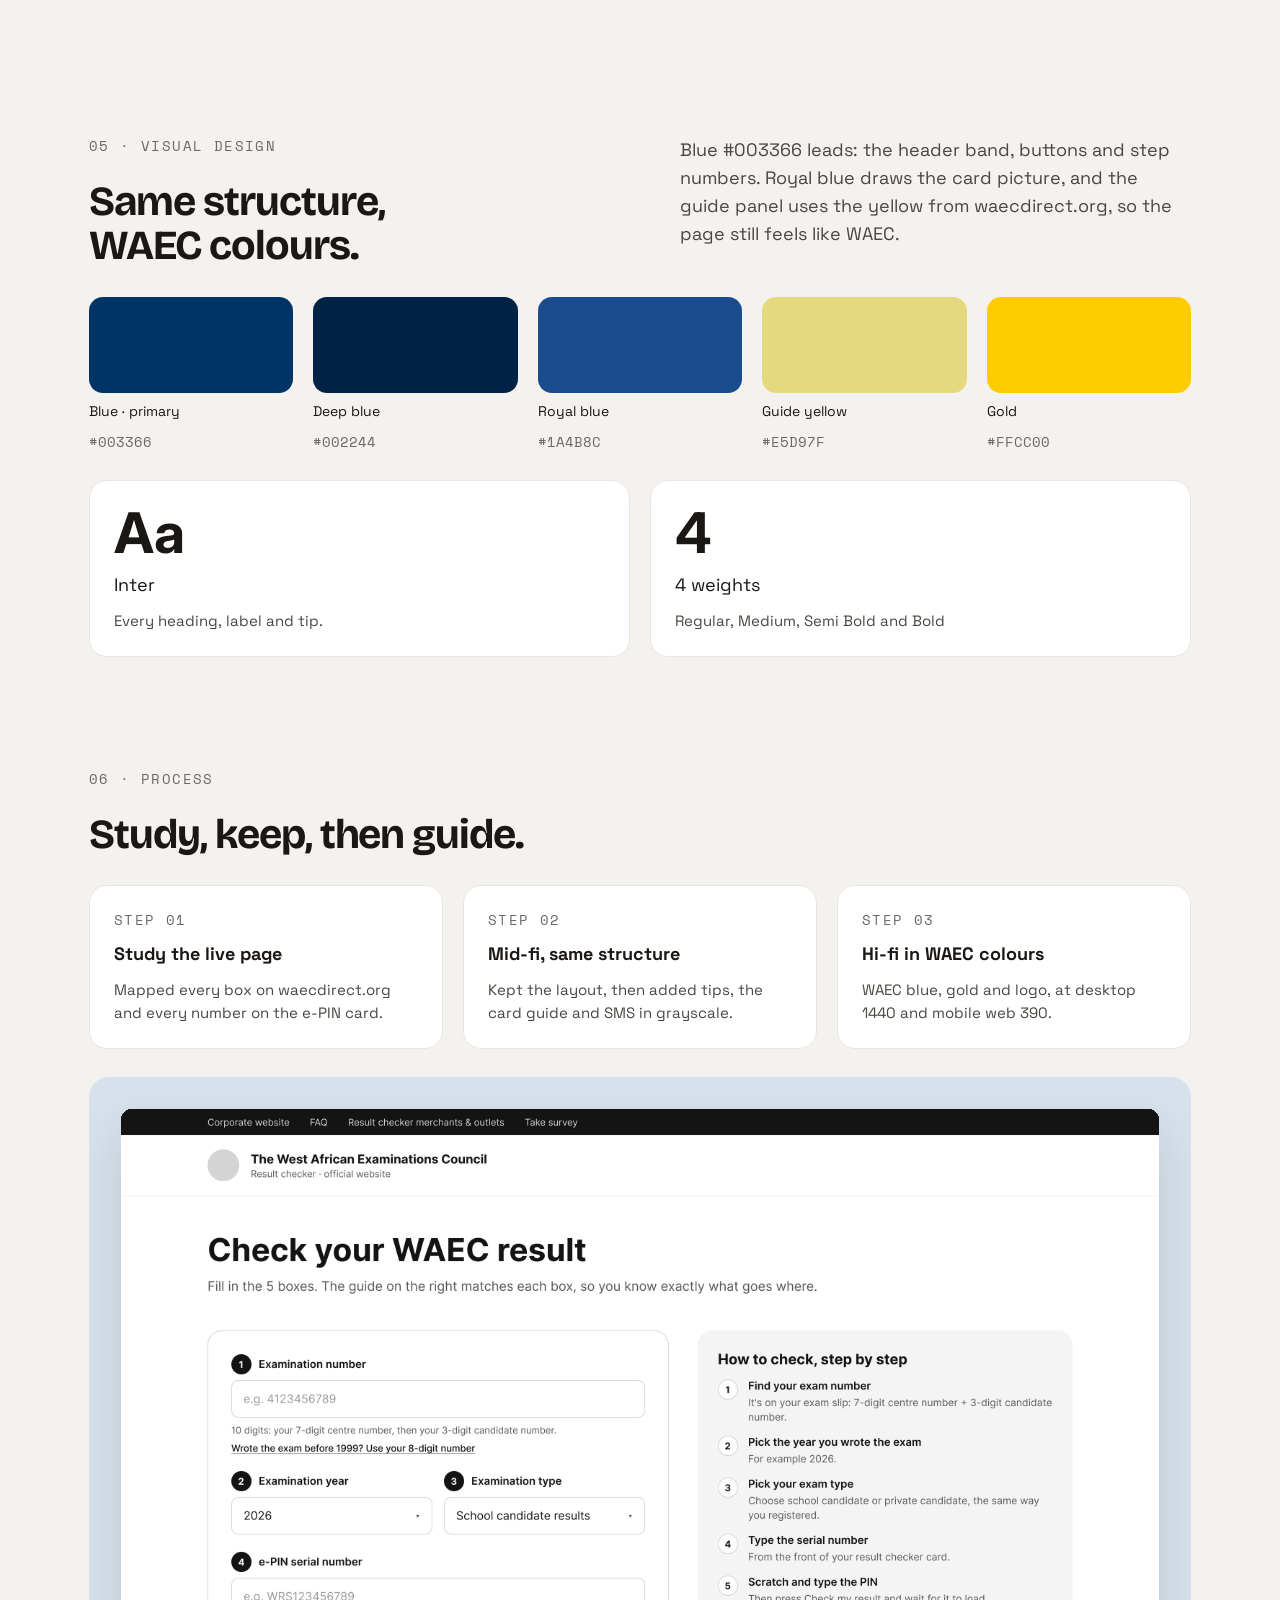
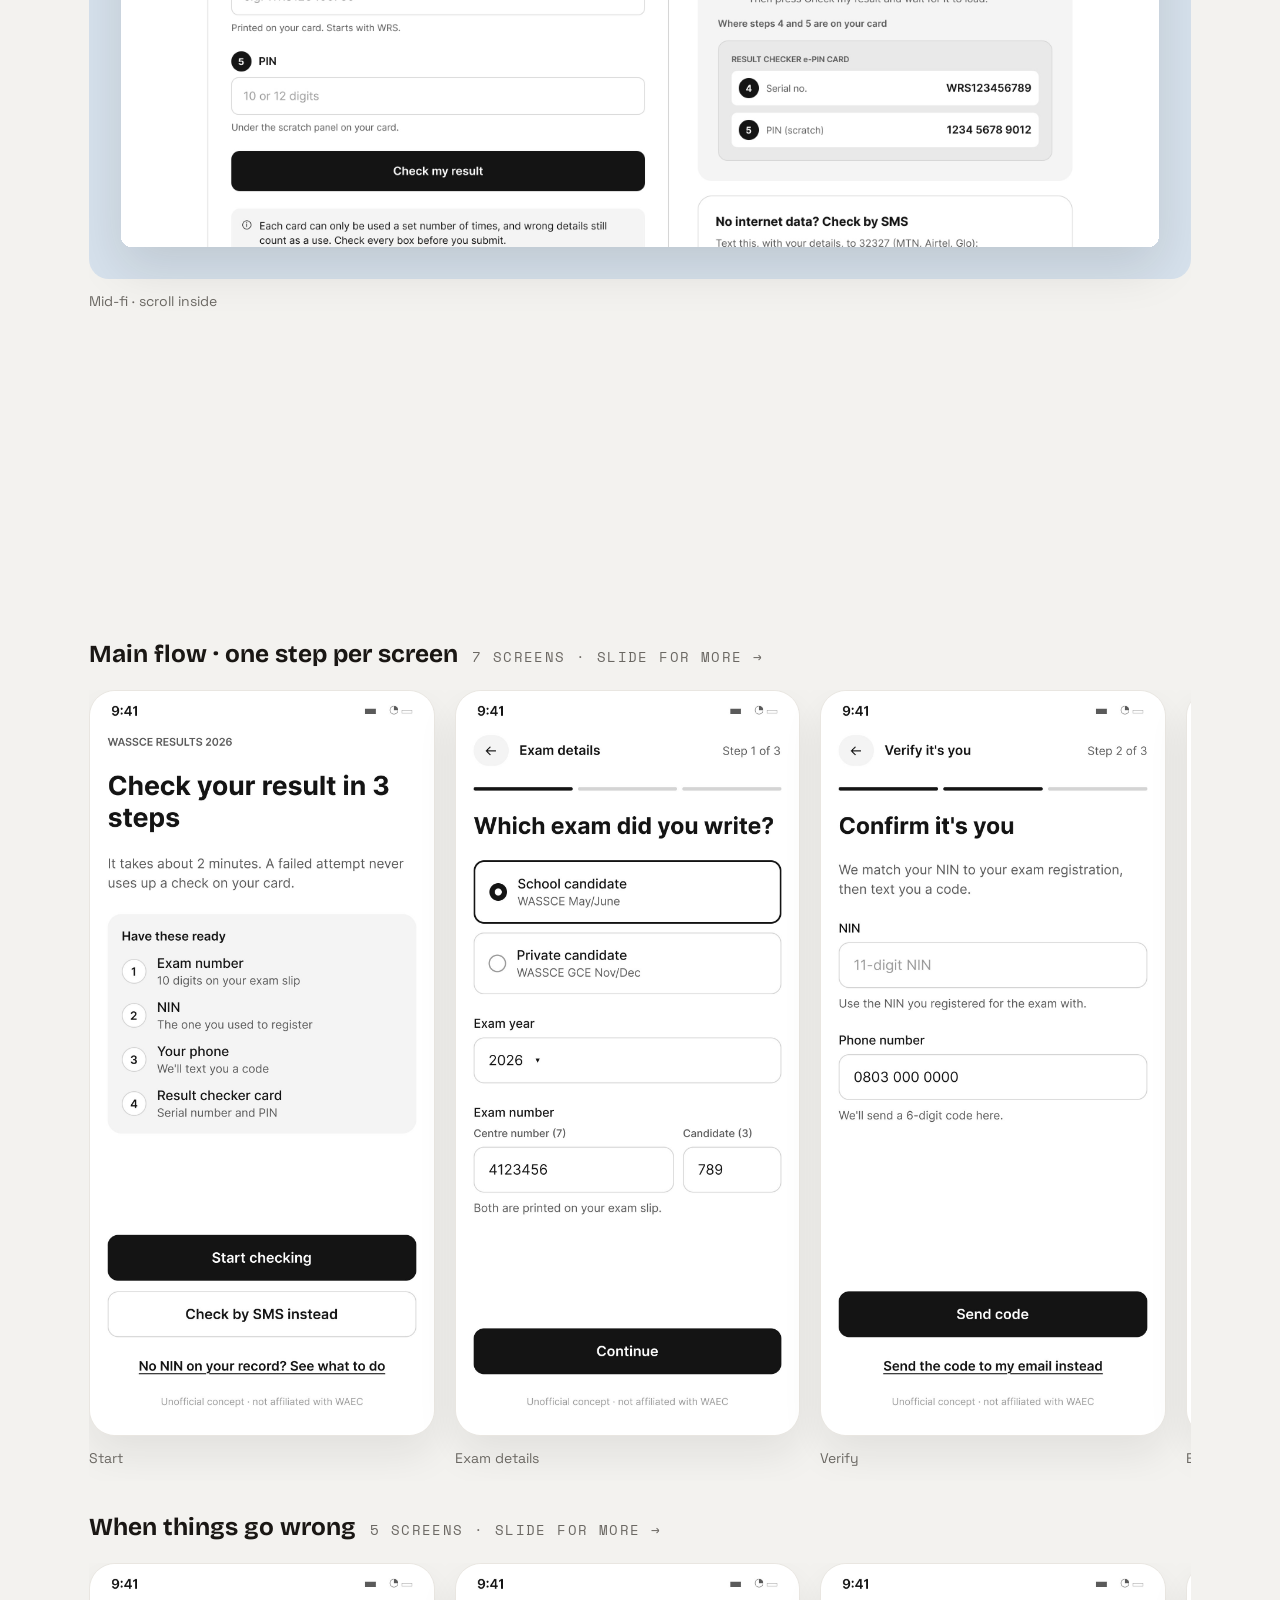
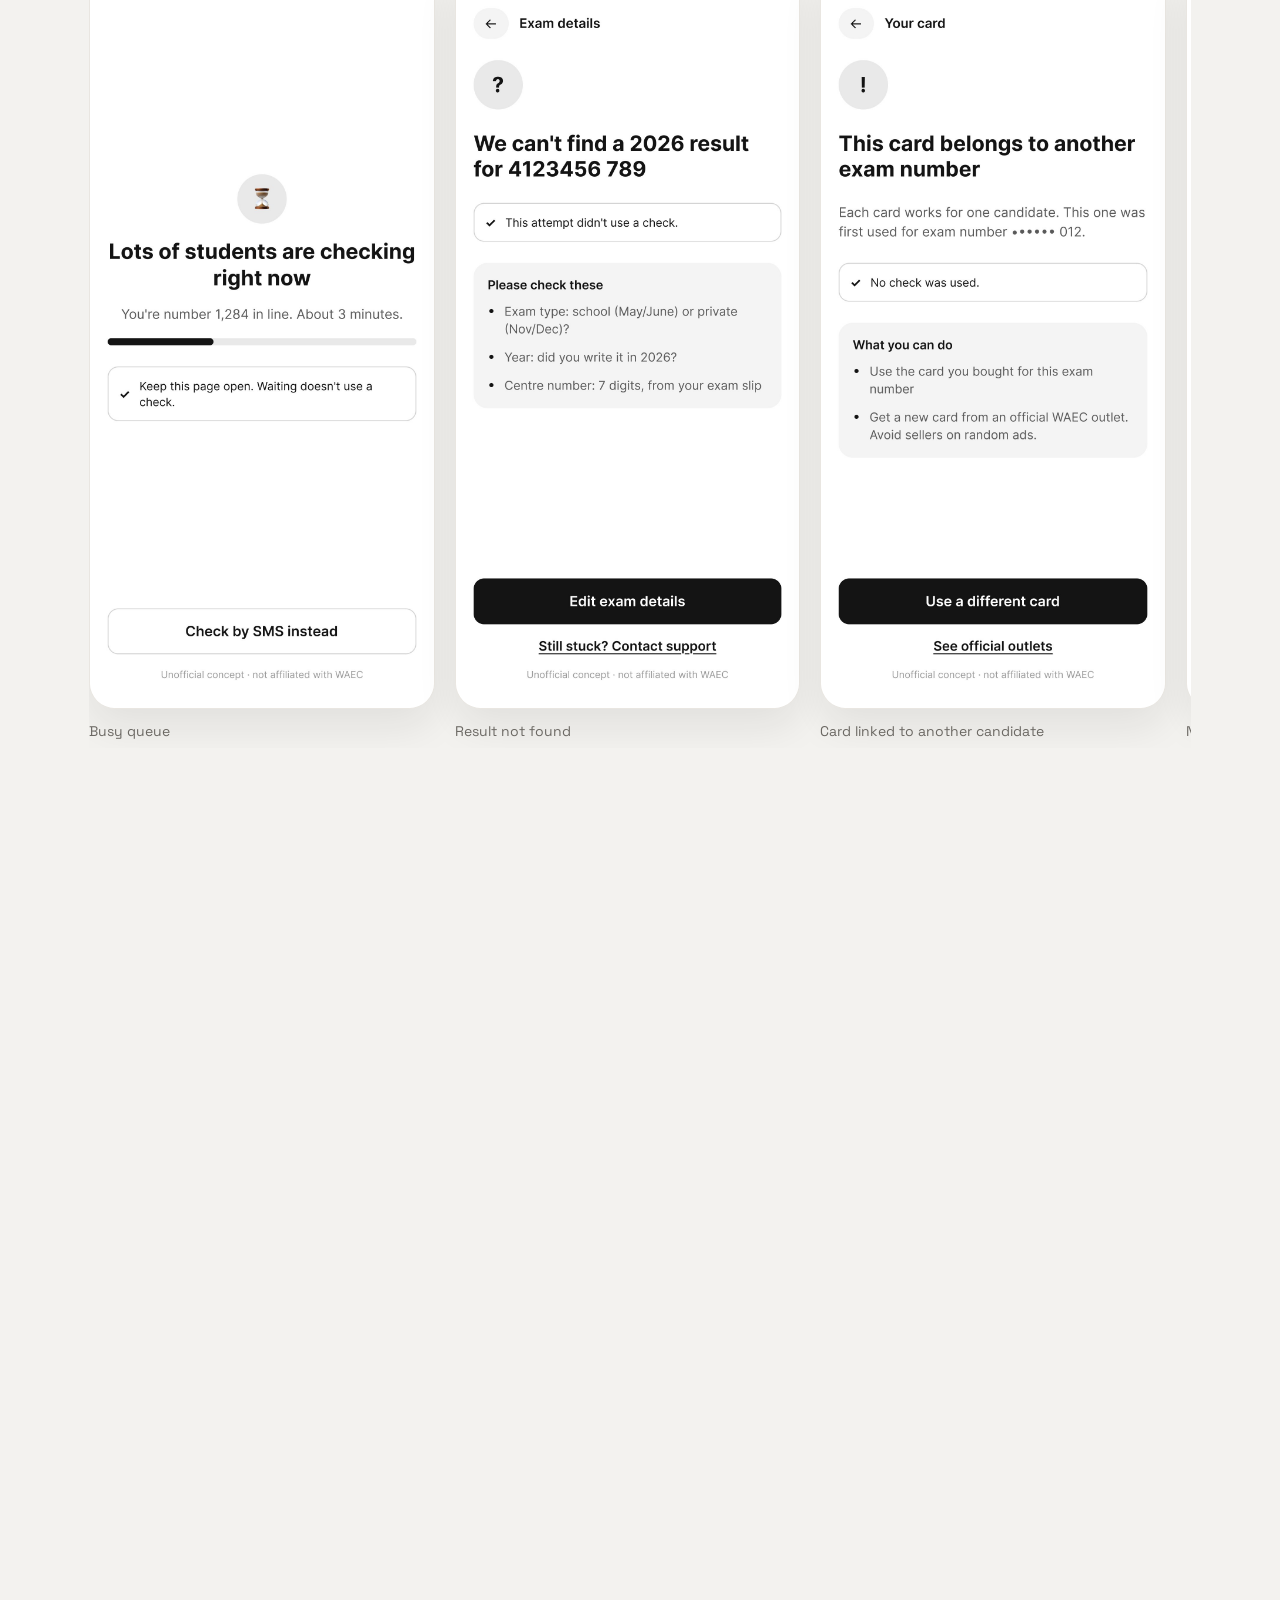
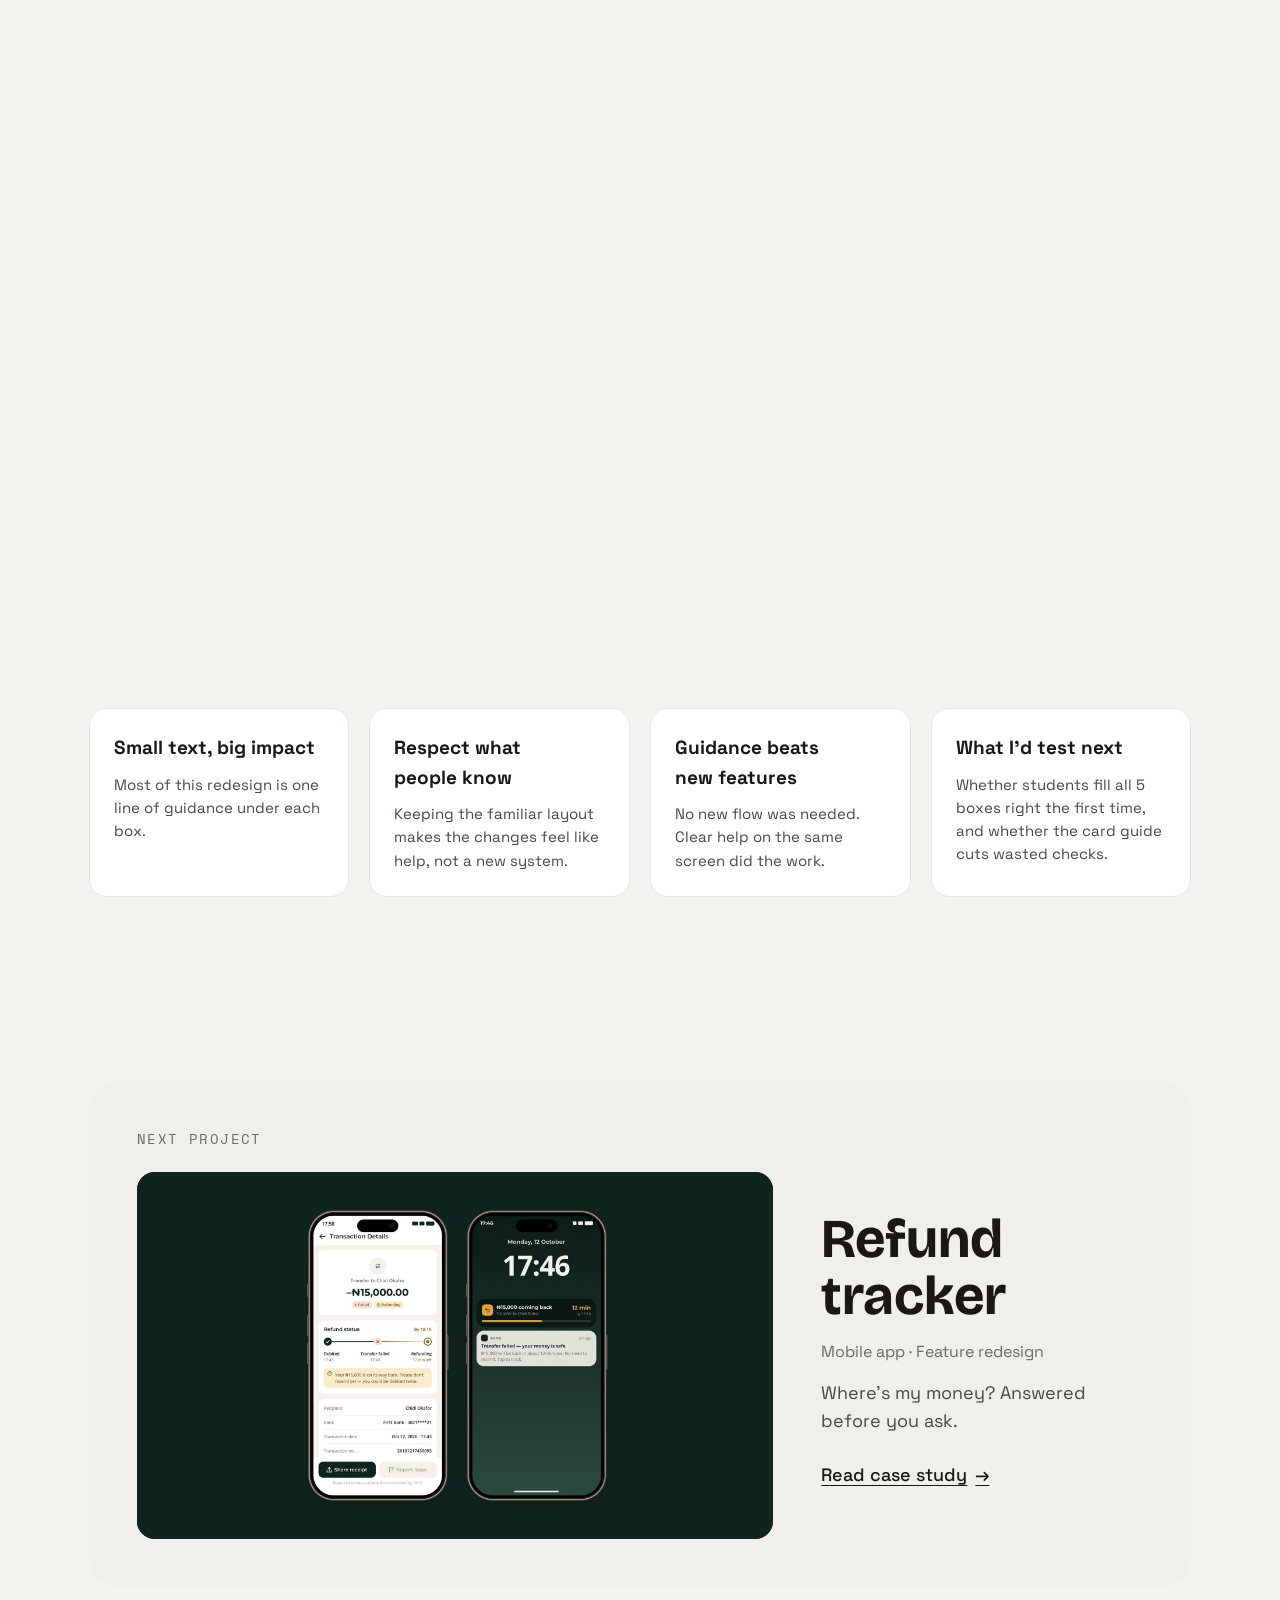
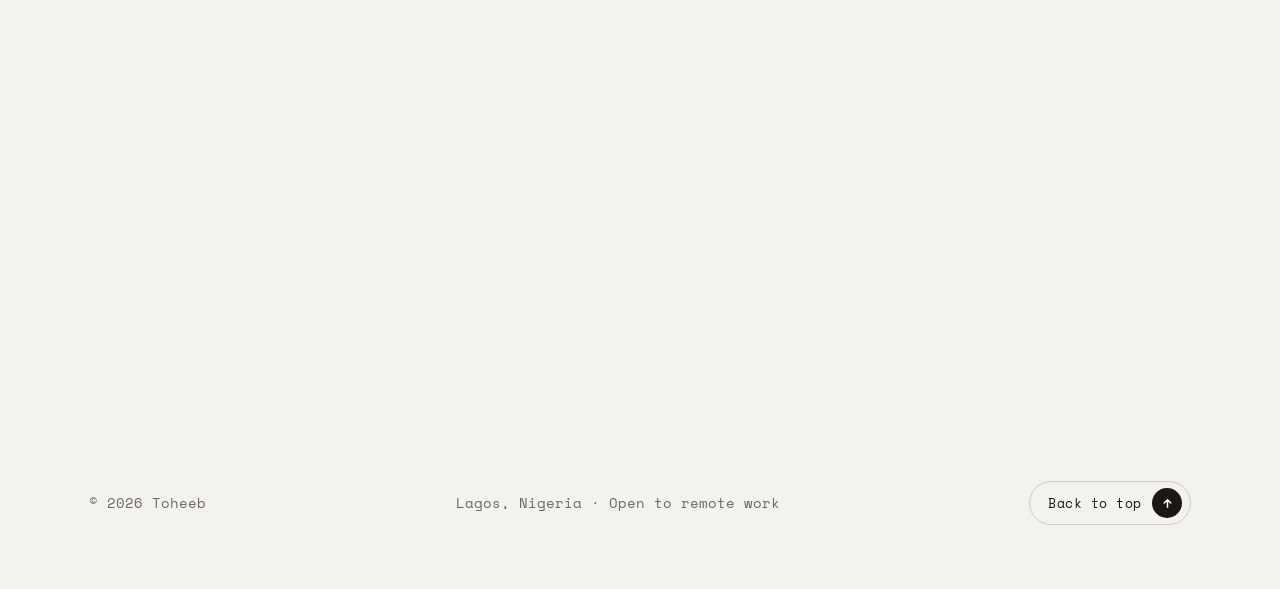
<file: waec.html>
<!doctype html>
<html lang="en">
<head>
<meta charset="utf-8">
<meta name="viewport" content="width=device-width, initial-scale=1, viewport-fit=cover">
<title>WAEC result checker · Toheeb</title>
<meta name="description" content="Case study: an unsolicited redesign of the WAEC result checker that explains every box.">
<meta property="og:type" content="website">
<meta property="og:title" content="WAEC result checker · Toheeb">
<meta property="og:description" content="Case study: an unsolicited redesign of the WAEC result checker that explains every box.">
<meta name="twitter:card" content="summary">
<link rel="icon" href="favicon.svg" type="image/svg+xml">
<meta name="theme-color" content="#F3F2EF">
<link rel="preconnect" href="https://fonts.googleapis.com">
<link rel="preconnect" href="https://fonts.gstatic.com" crossorigin>
<link rel="stylesheet" href="https://fonts.googleapis.com/css2?family=Bricolage+Grotesque:opsz,wght@12..96,600;12..96,700;12..96,800&family=Instrument+Serif:ital@1&family=Space+Grotesk:wght@400;500;700&family=Space+Mono:wght@400;700&family=Inter:wght@700&display=swap">
<link rel="stylesheet" href="css/style.css">
<link rel="stylesheet" href="css/viewer.css">
<link rel="stylesheet" href="css/case.css">
<style>:root { --proj: var(--p-waec); --tint: var(--t-waec); }</style>
</head>
<body>
<header class="site-head">
  <div class="wrap">
    <a class="logo" href="index.html">TOHEEB</a>
    <nav class="nav" aria-label="Main">
      <a href="about.html">About</a>
      <a href="https://docs.google.com/document/d/1FTQwIDMbJTH2n3hDwcGk9VsAi0eCIkIrzyoSCxBQKmU/view" target="_blank" rel="noopener">CV</a>
      <a href="contact.html">Contact</a>
    </nav>
    <button class="menu-btn" id="menuOpen" aria-label="Open menu"><svg width="24" height="24" viewBox="0 0 24 24" fill="none" aria-hidden="true"><path d="M4 8h16M4 16h16" stroke="currentColor" stroke-width="1.8" stroke-linecap="round"/></svg></button>
  </div>
</header>

<main>
  <section class="wrap cs-hero">
    <a class="back" href="work.html"><span class="arrow">←</span> All work</a>
    <div class="cs-top">
      <div class="cs-intro">
        <div class="mode" role="group" aria-label="Reading mode"><button type="button" data-mode="quick" aria-pressed="false">Quick read</button><button type="button" data-mode="full" aria-pressed="true">Full story</button></div>
        <p class="label">05 / 07 · Web · Education · Unsolicited redesign</p>
        <h1 class="cs-title">WAEC result checker</h1>
        <p class="cs-sub">Know what goes in every box.</p>
        <p class="cs-lead">A redesign of waecdirect.org that keeps the same structure, but shows students exactly what goes in each box, so fewer checks are wasted.</p>
        <p class="for"><span class="label">For</span><span>School and private candidates checking results online</span></p>
      </div>
      <aside class="short">
        <p class="label">The short version</p>
        <dl>
          <div><dt>Problem</dt><dd>The result checker asks for 5 details, and a wrong one still uses up a check on the card. The page doesn’t say what goes where.</dd></div>
          <div><dt>What I did</dt><dd>Kept waecdirect.org’s structure and redesigned the result checker screen. A tip under every box, a picture of the card and an SMS option, in WAEC colours.</dd></div>
          <div><dt>Outcome</dt><dd>A desktop and mobile web redesign of the result checker screen, in WAEC colours. Unsolicited concept, not affiliated with WAEC.</dd></div>
        </dl>
      </aside>
    </div>
    <div class="hero-tile"><figure class="tile tile--d is-long"><div class="tile__win"><div class="tile__scroll" tabindex="0" aria-label="Final · hi-fi, scroll inside"><img src="img/wa/desk-hifi.jpg" alt="WAEC result checker: Final · hi-fi" loading="lazy"></div></div><figcaption>Final · hi-fi · <span>scroll inside</span></figcaption></figure></div>
    <div class="facts"><div><span class="label">Role</span><span>Product designer</span></div><div><span class="label">Team</span><span>Solo</span></div><div><span class="label">Type</span><span>Unsolicited concept</span></div><div><span class="label">Platform</span><span>Web · desktop + mobile</span></div><div><span class="label">Tools</span><span>Figma</span></div></div>
  </section>

  <div class="wrap cs-body">
    <nav class="chapters" aria-label="On this page"><span class="label">On this page</span><a href="#problem">The problem</a><a href="#started">Where it started</a><a href="#decisions">Key decisions</a><a href="#before-after">Before and after</a><a href="#visual">Visual design</a><a href="#process" data-only="full">Process</a><a href="#variant" data-only="full">Mobile variant</a><a href="#screens" data-only="full">Final screens</a><a href="#key-screens" data-only="quick">Final screens</a><a href="#learned" data-only="full">What I learned</a></nav>
    <div class="sections">
      <section class="sec" id="problem">
        <div class="sec__intro" data-reveal><div class="sec__title"><p class="label">01 · The problem</p><h2>Five boxes. Every wrong one costs a check.</h2></div><div class="sec__text" data-only="full"><p>To check a result on waecdirect.org, a candidate fills in their exam number, exam year, exam type, the card’s serial number and its PIN. Each card works a set number of times, and wrong details still count as a use. The page doesn’t say what goes in each box.</p></div></div><div class="callout" data-reveal><p class="label">How might we</p><p>Help students fill every box right the first time, so no check on their card is wasted?</p></div>
      </section>
      <section class="sec" id="started">
        <div class="sec__intro" data-reveal><div class="sec__title"><p class="label">02 · Where it started</p><h2>The structure was fine. The guidance wasn’t.</h2></div><div class="sec__text" data-only="full"><p>This is an unsolicited redesign. I studied the live waecdirect.org page and the e-PIN card itself, not WAEC’s data.</p></div></div><div class="cards cards--3" data-reveal><div class="card stat"><b>5</b><p>boxes to fill before you see a result</p><span class="label">waecdirect.org</span></div><div class="card stat"><b>10</b><p>digits in the exam number: a 7-digit centre number, then a 3-digit candidate number</p><span class="label">Exam slip</span></div><div class="card stat"><b>1</b><p>use gone from the card for every attempt with wrong details</p><span class="label">Card rules</span></div></div><div class="cards cards--3" data-reveal data-only="full"><div class="insight"><span class="label">Insight 01</span><h3>Keep what they know</h3><p>Students who know the page shouldn’t have to relearn it.</p></div><div class="insight"><span class="label">Insight 02</span><h3>Show, don’t describe</h3><p>The serial and PIN are easier to find on a picture of the card.</p></div><div class="insight"><span class="label">Insight 03</span><h3>Data isn’t a given</h3><p>A slow site shouldn’t block a result. SMS should sit next to the form.</p></div></div><p class="note" data-only="full">Based on the public page and the card, not interviews, so I treat it as a hypothesis to test.</p>
      </section>
      <section class="sec decisions" id="decisions">
        <div class="dec-track"><div class="dec-pin">
          <div class="dec-head"><div class="sec__title"><p class="label">03 · Key decisions</p><h2>What I changed, and why.</h2></div><div class="dec-steps" aria-hidden="true"><button type="button" class="dec-step is-active" data-step="0" tabindex="-1"><span class="dec-step__n">01</span><span class="dec-step__t">No guessing</span><i><b></b></i></button><button type="button" class="dec-step" data-step="1" tabindex="-1"><span class="dec-step__n">02</span><span class="dec-step__t">Fewer wasted checks</span><i><b></b></i></button><button type="button" class="dec-step" data-step="2" tabindex="-1"><span class="dec-step__n">03</span><span class="dec-step__t">No dead ends</span><i><b></b></i></button></div></div>
          <div class="dec-stage">
            <article class="decision is-active" data-i="0"><div class="figure"><img src="img/wa/dec-1.jpg" alt="The result checker form with a tip under every box" loading="lazy"></div><div class="decision__text"><span class="decision__num">01</span><h3>A tip under every box</h3><p>Each box says what goes in it, like “10 digits: your 7-digit centre number, then your 3-digit candidate number.” No guessing, and a warning that wrong details still use up a check.</p><span class="answers" data-only="full">Answers: no guessing</span></div></article>
            <article class="decision" data-i="1"><div class="figure"><img src="img/wa/dec-2.jpg" alt="The step-by-step guide with a picture of the e-PIN card" loading="lazy"></div><div class="decision__text"><span class="decision__num">02</span><h3>A card guide</h3><p>A picture of the e-PIN card shows where the serial number and the scratch PIN are, matching boxes 4 and 5.</p><span class="answers" data-only="full">Answers: fewer wasted checks</span></div></article>
            <article class="decision" data-i="2"><div class="figure"><img src="img/wa/dec-3.jpg" alt="The SMS option and support numbers next to the form" loading="lazy"></div><div class="decision__text"><span class="decision__num">03</span><h3>SMS and help, up front</h3><p>The SMS format and support numbers sit next to the form, so nobody is stuck if the site is slow.</p><span class="answers" data-only="full">Answers: no dead ends</span></div></article>
          </div>
        </div></div>
      </section>
      <section class="sec" id="before-after">
        <div class="sec__intro" data-reveal><div class="sec__title"><p class="label">04 · Before and after</p><h2>Same page. Now it explains itself.</h2></div><div class="sec__text" data-only="full"><p>The live page asks for 5 details with no guidance and gives no hint that a wrong detail still uses up a check. The redesign keeps every box in the same order, then adds a tip under each one, a picture of the card, a clear warning before you submit, and SMS as a way through without data.</p></div></div><div class="srow srow--d" data-drag data-reveal><figure class="tile tile--d"><div class="tile__win"><img src="img/wa/before.jpg" alt="WAEC result checker: Before · waecdirect.org today" loading="lazy"></div><figcaption>Before · waecdirect.org today</figcaption></figure><figure class="tile tile--d is-long"><div class="tile__win"><div class="tile__scroll" tabindex="0" aria-label="After · redesign, scroll inside"><img src="img/wa/desk-hifi.jpg" alt="WAEC result checker: After · redesign" loading="lazy"></div></div><figcaption>After · redesign · <span>scroll inside</span></figcaption></figure></div>
      </section>
      <section class="sec" id="visual">
        <div class="sec__intro" data-reveal><div class="sec__title"><p class="label">05 · Visual design</p><h2>Same structure, WAEC colours.</h2></div><div class="sec__text" data-only="full"><p>Blue #003366 leads: the header band, buttons and step numbers. Royal blue draws the card picture, and the guide panel uses the yellow from waecdirect.org, so the page still feels like WAEC.</p></div></div><div class="swatches" data-reveal><div><i style="background:#003366"></i>Blue · primary<span>#003366</span></div><div><i style="background:#002244"></i>Deep blue<span>#002244</span></div><div><i style="background:#1A4B8C"></i>Royal blue<span>#1A4B8C</span></div><div><i style="background:#E5D97F"></i>Guide yellow<span>#E5D97F</span></div><div><i style="background:#FFCC00"></i>Gold<span>#FFCC00</span></div></div><div class="typecards" data-reveal><div class="card"><b style="font-family:Inter,var(--f-sans)">Aa</b><span style="font-size:18px">Inter</span><span style="font-size:15px;color:var(--ink-soft)">Every heading, label and tip.</span></div><div class="card"><b style="font-family:Inter,var(--f-sans)">4</b><span style="font-size:18px">4 weights</span><span style="font-size:15px;color:var(--ink-soft)">Regular, Medium, Semi Bold and Bold</span></div></div>
      </section>
      <section class="sec" id="process" data-only="full">
        <div class="sec__intro" data-reveal><div class="sec__title"><p class="label">06 · Process</p><h2>Study, keep, then guide.</h2></div></div><div class="cards cards--3" data-reveal data-only="full"><div class="card"><span class="label">Step 01</span><h3 style="font-size:18px">Study the live page</h3><p style="font-size:15px;color:var(--ink-soft)">Mapped every box on waecdirect.org and every number on the e-PIN card.</p></div><div class="card"><span class="label">Step 02</span><h3 style="font-size:18px">Mid-fi, same structure</h3><p style="font-size:15px;color:var(--ink-soft)">Kept the layout, then added tips, the card guide and SMS in grayscale.</p></div><div class="card"><span class="label">Step 03</span><h3 style="font-size:18px">Hi-fi in WAEC colours</h3><p style="font-size:15px;color:var(--ink-soft)">WAEC blue, gold and logo, at desktop 1440 and mobile web 390.</p></div></div><div class="srow srow--d" data-drag data-reveal><figure class="tile tile--d is-long"><div class="tile__win"><div class="tile__scroll" tabindex="0" aria-label="Mid-fi, scroll inside"><img src="img/wa/desk-mid.jpg" alt="WAEC result checker: Mid-fi" loading="lazy"></div></div><figcaption>Mid-fi · <span>scroll inside</span></figcaption></figure><figure class="tile tile--d is-long"><div class="tile__win"><div class="tile__scroll" tabindex="0" aria-label="Hi-fi, scroll inside"><img src="img/wa/desk-hifi.jpg" alt="WAEC result checker: Hi-fi" loading="lazy"></div></div><figcaption>Hi-fi · <span>scroll inside</span></figcaption></figure></div>
      </section>
      <section class="sec" id="variant" data-only="full">
        <div class="sec__intro" data-reveal><div class="sec__title"><p class="label">07 · A mobile variant</p><h2>One step per screen, and what happens when it goes wrong.</h2></div><div class="sec__text" data-only="full"><p>On mobile I also explored a step-by-step version in grayscale: one question per screen, from exam details to the result, with SMS as a way out. Then I designed five states for when things go wrong, so a student is never left on a dead end.</p></div></div><div class="flow" data-reveal><div class="flow__head"><h3>Main flow · one step per screen</h3><span class="label">7 screens · slide for more →</span></div><div class="srow srow--m" data-drag><figure class="tile tile--m"><img src="img/wa/m01.jpg" alt="WAEC mobile variant, grayscale: Start" loading="lazy" width="1170" height="2532"><figcaption>Start</figcaption></figure><figure class="tile tile--m"><img src="img/wa/m02.jpg" alt="WAEC mobile variant, grayscale: Exam details" loading="lazy" width="1170" height="2532"><figcaption>Exam details</figcaption></figure><figure class="tile tile--m"><img src="img/wa/m03.jpg" alt="WAEC mobile variant, grayscale: Verify" loading="lazy" width="1170" height="2532"><figcaption>Verify</figcaption></figure><figure class="tile tile--m"><img src="img/wa/m04.jpg" alt="WAEC mobile variant, grayscale: Enter code" loading="lazy" width="1170" height="2532"><figcaption>Enter code</figcaption></figure><figure class="tile tile--m"><img src="img/wa/m05.jpg" alt="WAEC mobile variant, grayscale: Result checker card" loading="lazy" width="1170" height="2532"><figcaption>Result checker card</figcaption></figure><figure class="tile tile--m is-long"><div class="tile__scroll" tabindex="0" aria-label="Result, scroll inside"><img src="img/wa/m06.jpg" alt="WAEC mobile variant, grayscale: Result" loading="lazy" width="1170"></div><figcaption>Result · <span>scroll inside</span></figcaption></figure><figure class="tile tile--m"><img src="img/wa/m07.jpg" alt="WAEC mobile variant, grayscale: Check by SMS" loading="lazy" width="1170" height="2532"><figcaption>Check by SMS</figcaption></figure></div></div><div class="flow" data-reveal><div class="flow__head"><h3>When things go wrong</h3><span class="label">5 screens · slide for more →</span></div><div class="srow srow--m" data-drag><figure class="tile tile--m"><img src="img/wa/s1.jpg" alt="WAEC mobile variant, grayscale: Busy queue" loading="lazy" width="1170" height="2532"><figcaption>Busy queue</figcaption></figure><figure class="tile tile--m"><img src="img/wa/s2.jpg" alt="WAEC mobile variant, grayscale: Result not found" loading="lazy" width="1170" height="2532"><figcaption>Result not found</figcaption></figure><figure class="tile tile--m"><img src="img/wa/s3.jpg" alt="WAEC mobile variant, grayscale: Card linked to another candidate" loading="lazy" width="1170" height="2532"><figcaption>Card linked to another candidate</figcaption></figure><figure class="tile tile--m"><img src="img/wa/s4.jpg" alt="WAEC mobile variant, grayscale: No NIN on record" loading="lazy" width="1170" height="2532"><figcaption>No NIN on record</figcaption></figure><figure class="tile tile--m"><img src="img/wa/s5.jpg" alt="WAEC mobile variant, grayscale: Result withheld" loading="lazy" width="1170" height="2532"><figcaption>Result withheld</figcaption></figure></div></div>
      </section>
      <section class="sec" id="screens" data-only="full">
        <div class="sec__intro" data-reveal><div class="sec__title"><p class="label">08 · Final screens</p><h2>One screen, desktop and mobile web.</h2></div><div class="sec__text"><p>Every screen at full size. Each row scrolls sideways, and long pages scroll inside their window.</p></div></div><div class="flow" data-reveal><div class="flow__head"><h3>Desktop</h3><span class="label">2 screens · slide for more →</span></div><div class="srow srow--d" data-drag><figure class="tile tile--d is-long"><div class="tile__win"><div class="tile__scroll" tabindex="0" aria-label="Final · hi-fi, scroll inside"><img src="img/wa/desk-hifi.jpg" alt="WAEC result checker: Final · hi-fi" loading="lazy"></div></div><figcaption>Final · hi-fi · <span>scroll inside</span></figcaption></figure><figure class="tile tile--d is-long"><div class="tile__win"><div class="tile__scroll" tabindex="0" aria-label="Mid-fi, scroll inside"><img src="img/wa/desk-mid.jpg" alt="WAEC result checker: Mid-fi" loading="lazy"></div></div><figcaption>Mid-fi · <span>scroll inside</span></figcaption></figure></div></div><div class="flow" data-reveal><div class="flow__head"><h3>Mobile web</h3><span class="label">2 screens · slide for more →</span></div><div class="srow srow--m" data-drag><figure class="tile tile--m is-long"><div class="tile__scroll" tabindex="0" aria-label="Final · hi-fi, scroll inside"><img src="img/wa/mob-hifi.jpg" alt="WAEC result checker, mobile web: Final · hi-fi" loading="lazy" width="1170"></div><figcaption>Final · hi-fi · <span>scroll inside</span></figcaption></figure><figure class="tile tile--m is-long"><div class="tile__scroll" tabindex="0" aria-label="Mid-fi, scroll inside"><img src="img/wa/mob-mid.jpg" alt="WAEC result checker, mobile web: Mid-fi" loading="lazy" width="1170"></div><figcaption>Mid-fi · <span>scroll inside</span></figcaption></figure></div></div><div class="flow" data-reveal><div class="flow__head"><h3>Before · the current site</h3><span class="label">1 screen</span></div><div class="srow srow--d" data-drag><figure class="tile tile--d"><div class="tile__win"><img src="img/wa/before.jpg" alt="WAEC result checker: waecdirect.org today" loading="lazy"></div><figcaption>waecdirect.org today</figcaption></figure></div></div>
      </section>
      <section class="sec" id="key-screens" data-only="quick">
        <div class="sec__intro" data-reveal><div class="sec__title"><p class="label">08 · Final screens</p><h2>One screen, desktop and mobile web.</h2></div><div class="sec__text"><p>The final screen on desktop and phone. The full story has the mid-fi and the before.</p></div></div><div class="flow" data-reveal><div class="flow__head"><h3>Desktop</h3><span class="label">1 screen</span></div><div class="srow srow--d" data-drag><figure class="tile tile--d is-long"><div class="tile__win"><div class="tile__scroll" tabindex="0" aria-label="Final · hi-fi, scroll inside"><img src="img/wa/desk-hifi.jpg" alt="WAEC result checker: Final · hi-fi" loading="lazy"></div></div><figcaption>Final · hi-fi · <span>scroll inside</span></figcaption></figure></div></div><div class="flow" data-reveal><div class="flow__head"><h3>Mobile web</h3><span class="label">1 screen</span></div><div class="srow srow--m" data-drag><figure class="tile tile--m is-long"><div class="tile__scroll" tabindex="0" aria-label="Final · hi-fi, scroll inside"><img src="img/wa/mob-hifi.jpg" alt="WAEC result checker, mobile web: Final · hi-fi" loading="lazy" width="1170"></div><figcaption>Final · hi-fi · <span>scroll inside</span></figcaption></figure></div></div><div class="more" data-reveal><p class="label">Full story</p><h2>Want the whole story?</h2><p>The research behind it, the process, every screen and what I learned.</p><div class="more__links"><button type="button" class="btn btn--secondary" data-mode="full" data-go="problem">Read the full story <span class="arrow">→</span></button></div></div>
      </section>
      <section class="sec" id="learned" data-only="full">
        <div class="sec__intro" data-reveal><div class="sec__title"><p class="label">09 · What I learned</p><h2>What this project taught me.</h2></div></div><div class="cards cards--4" data-reveal><div class="card"><h3 style="font-size:19px">Small text, big impact</h3><p style="font-size:15px;color:var(--ink-soft)">Most of this redesign is one line of guidance under each box.</p></div><div class="card"><h3 style="font-size:19px">Respect what people know</h3><p style="font-size:15px;color:var(--ink-soft)">Keeping the familiar layout makes the changes feel like help, not a new system.</p></div><div class="card"><h3 style="font-size:19px">Guidance beats new features</h3><p style="font-size:15px;color:var(--ink-soft)">No new flow was needed. Clear help on the same screen did the work.</p></div><div class="card"><h3 style="font-size:19px">What I’d test next</h3><p style="font-size:15px;color:var(--ink-soft)">Whether students fill all 5 boxes right the first time, and whether the card guide cuts wasted checks.</p></div></div>
      </section>
    </div>

    <section class="next" data-reveal>
      <p class="label">Next project</p>
      <div class="next__row">
        <a class="next__img" href="refund.html" data-cursor="Next" aria-label="Refund tracker case study" style="background:var(--p-ref)"><img src="img/next-ref.jpg" alt="Refund tracker: transaction details and lock screen" loading="lazy" width="2184" height="1260"></a>
        <div class="next__text"><h2>Refund tracker</h2><p class="tags">Mobile app · Feature redesign</p><p>Where’s my money? Answered before you ask.</p><a class="text-link" href="refund.html">Read case study <span class="arrow">→</span></a></div>
      </div>
    </section>
  </div>

  <footer class="wrap foot" id="contact">
    <section class="cta on-dark" data-reveal>
      <div class="cta__left">
        <p class="cta__eyebrow"><i></i>OPEN TO WORK · REMOTE</p>
        <h2>Let’s work together.</h2>
        <p>I’m open to remote product design roles, freelance projects and collaborations. Feel free to reach out.</p>
        <div class="cta__btns">
          <a class="btn btn--primary" href="mailto:sulaimontoheeb400@gmail.com">Email me</a>
          <a class="btn btn--secondary" href="https://docs.google.com/document/d/1FTQwIDMbJTH2n3hDwcGk9VsAi0eCIkIrzyoSCxBQKmU/export?format=pdf" target="_blank" rel="noopener">Download CV <svg class="ic" viewBox="0 0 12 12" fill="none" aria-hidden="true"><path d="M6 2.5v7M3 6.5l3 3 3-3" stroke="currentColor" stroke-width="1.3" stroke-linecap="round" stroke-linejoin="round"/></svg></a>
        </div>
      </div>
      <div class="cta__right">
        <p class="cta__eyebrow" style="letter-spacing:.1em">GET IN TOUCH</p>
        <a class="cta__email" href="mailto:sulaimontoheeb400@gmail.com">sulaimontoheeb400@gmail.com</a>
        <div class="socials">
          <a href="https://www.linkedin.com/in/sulaimon-toheeb" target="_blank" rel="noopener">LinkedIn <svg class="ic" viewBox="0 0 12 12" fill="none" aria-hidden="true"><path d="M3.5 8.5l5-5M4.5 3.5h4v4" stroke="currentColor" stroke-width="1.3" stroke-linecap="round" stroke-linejoin="round"/></svg></a>
          <a href="https://www.behance.net/Sulaimon_Toheeb" target="_blank" rel="noopener">Behance <svg class="ic" viewBox="0 0 12 12" fill="none" aria-hidden="true"><path d="M3.5 8.5l5-5M4.5 3.5h4v4" stroke="currentColor" stroke-width="1.3" stroke-linecap="round" stroke-linejoin="round"/></svg></a>
          <a href="https://x.com/Toheeb_design" target="_blank" rel="noopener">X <svg class="ic" viewBox="0 0 12 12" fill="none" aria-hidden="true"><path d="M3.5 8.5l5-5M4.5 3.5h4v4" stroke="currentColor" stroke-width="1.3" stroke-linecap="round" stroke-linejoin="round"/></svg></a>
        </div>
      </div>
    </section>
    <div class="foot__bottom"><span>© 2026 Toheeb</span><span>Lagos, Nigeria · Open to remote work</span></div>
  </footer>
</main>

<div class="menu" id="menu" aria-hidden="true">
  <div class="menu__top"><a class="logo" href="index.html">TOHEEB</a><button class="menu__close" id="menuClose">Close ✕</button></div>
  <nav class="menu__links">
    <a href="work.html"><small>01</small>Work</a>
    <a href="about.html"><small>02</small>About</a>
    <a href="https://docs.google.com/document/d/1FTQwIDMbJTH2n3hDwcGk9VsAi0eCIkIrzyoSCxBQKmU/export?format=pdf" target="_blank" rel="noopener"><small>03</small>Download CV</a>
    <a href="contact.html"><small>04</small>Contact</a>
  </nav>
  <div class="menu__foot">
    <p class="cta__eyebrow"><i></i>OPEN TO WORK · REMOTE · LAGOS</p>
    <a class="menu__email" href="mailto:sulaimontoheeb400@gmail.com">sulaimontoheeb400@gmail.com <svg class="ic" viewBox="0 0 12 12" fill="none" aria-hidden="true"><path d="M3.5 8.5l5-5M4.5 3.5h4v4" stroke="currentColor" stroke-width="1.3" stroke-linecap="round" stroke-linejoin="round"/></svg></a>
    <div class="menu__social">
      <a href="https://www.linkedin.com/in/sulaimon-toheeb" target="_blank" rel="noopener">LinkedIn <svg class="ic" viewBox="0 0 12 12" fill="none" aria-hidden="true"><path d="M3.5 8.5l5-5M4.5 3.5h4v4" stroke="currentColor" stroke-width="1.3" stroke-linecap="round" stroke-linejoin="round"/></svg></a>
      <a href="https://www.behance.net/Sulaimon_Toheeb" target="_blank" rel="noopener">Behance <svg class="ic" viewBox="0 0 12 12" fill="none" aria-hidden="true"><path d="M3.5 8.5l5-5M4.5 3.5h4v4" stroke="currentColor" stroke-width="1.3" stroke-linecap="round" stroke-linejoin="round"/></svg></a>
      <a href="https://x.com/Toheeb_design" target="_blank" rel="noopener">X <svg class="ic" viewBox="0 0 12 12" fill="none" aria-hidden="true"><path d="M3.5 8.5l5-5M4.5 3.5h4v4" stroke="currentColor" stroke-width="1.3" stroke-linecap="round" stroke-linejoin="round"/></svg></a>
    </div>
  </div>
</div>

<script src="js/site.js"></script>
<script src="js/case.js"></script>
<script src="js/cursor.js"></script>
</body>
</html>
</file>
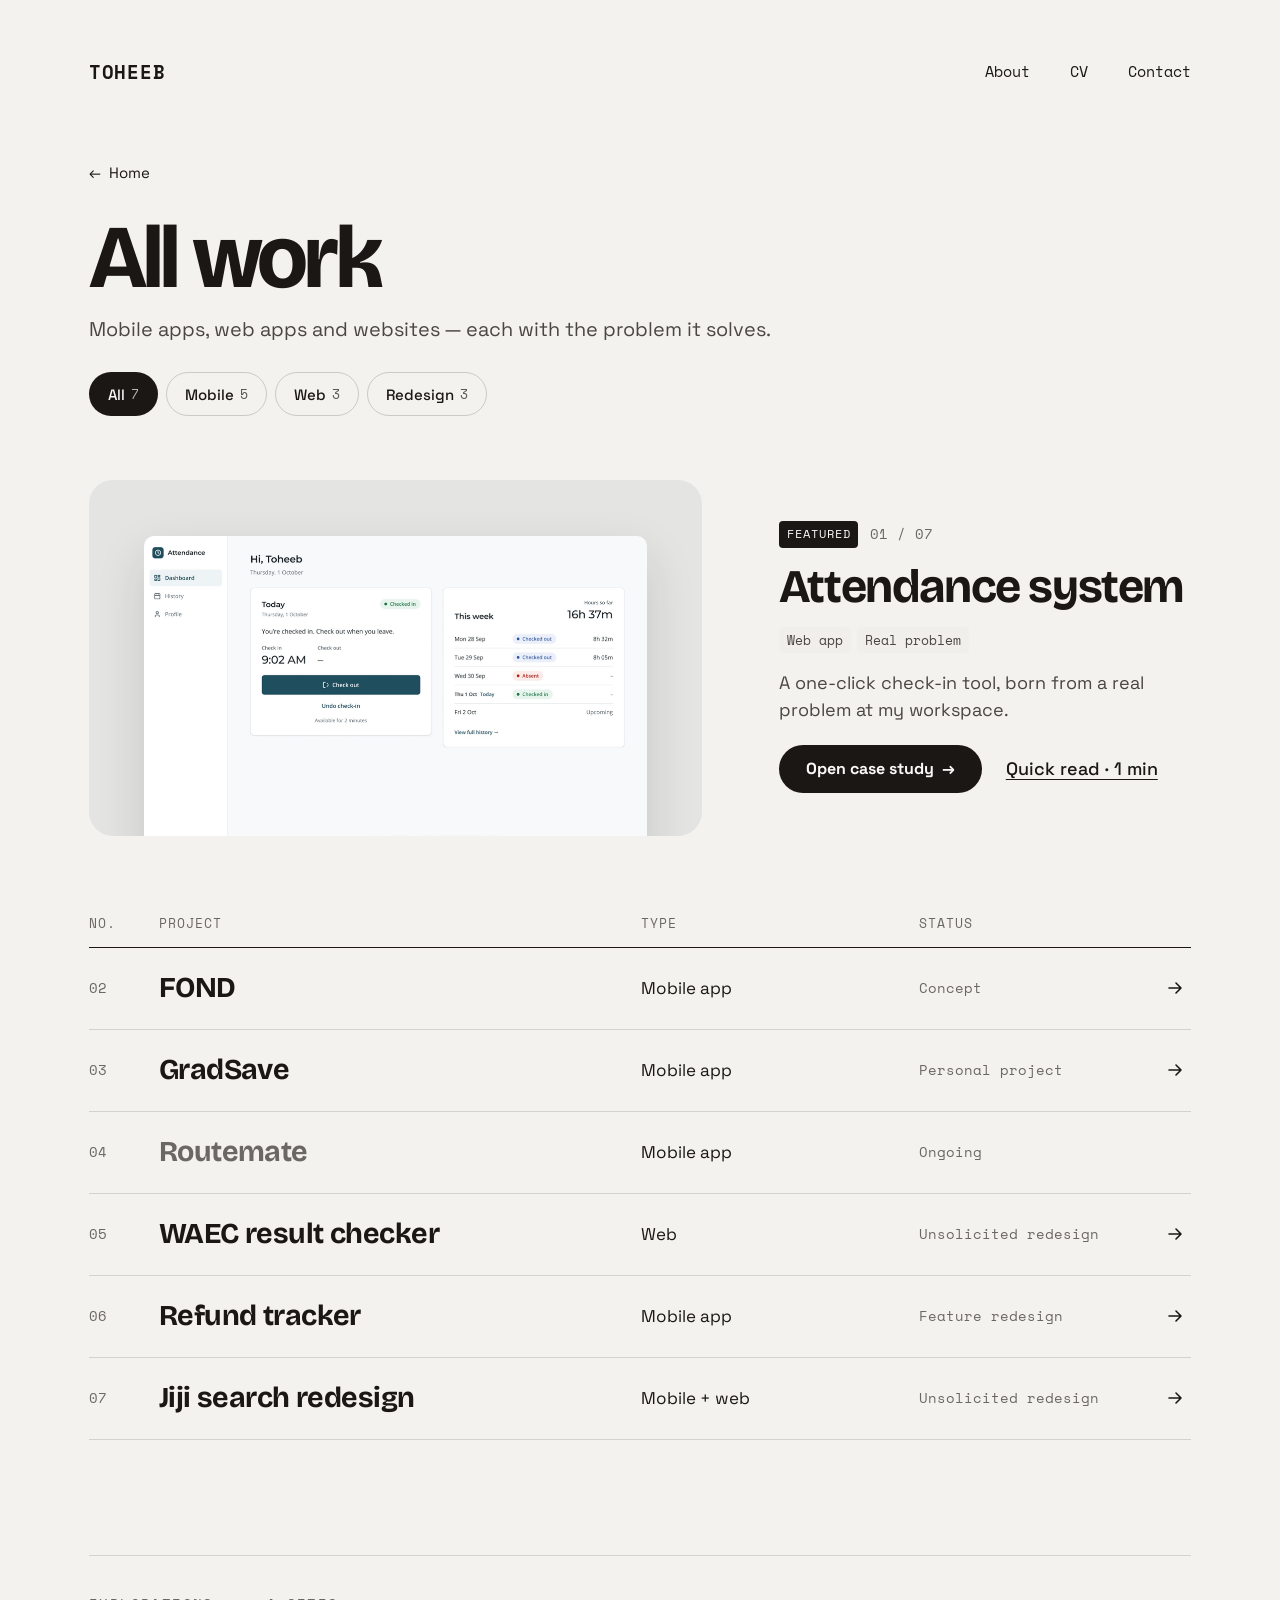
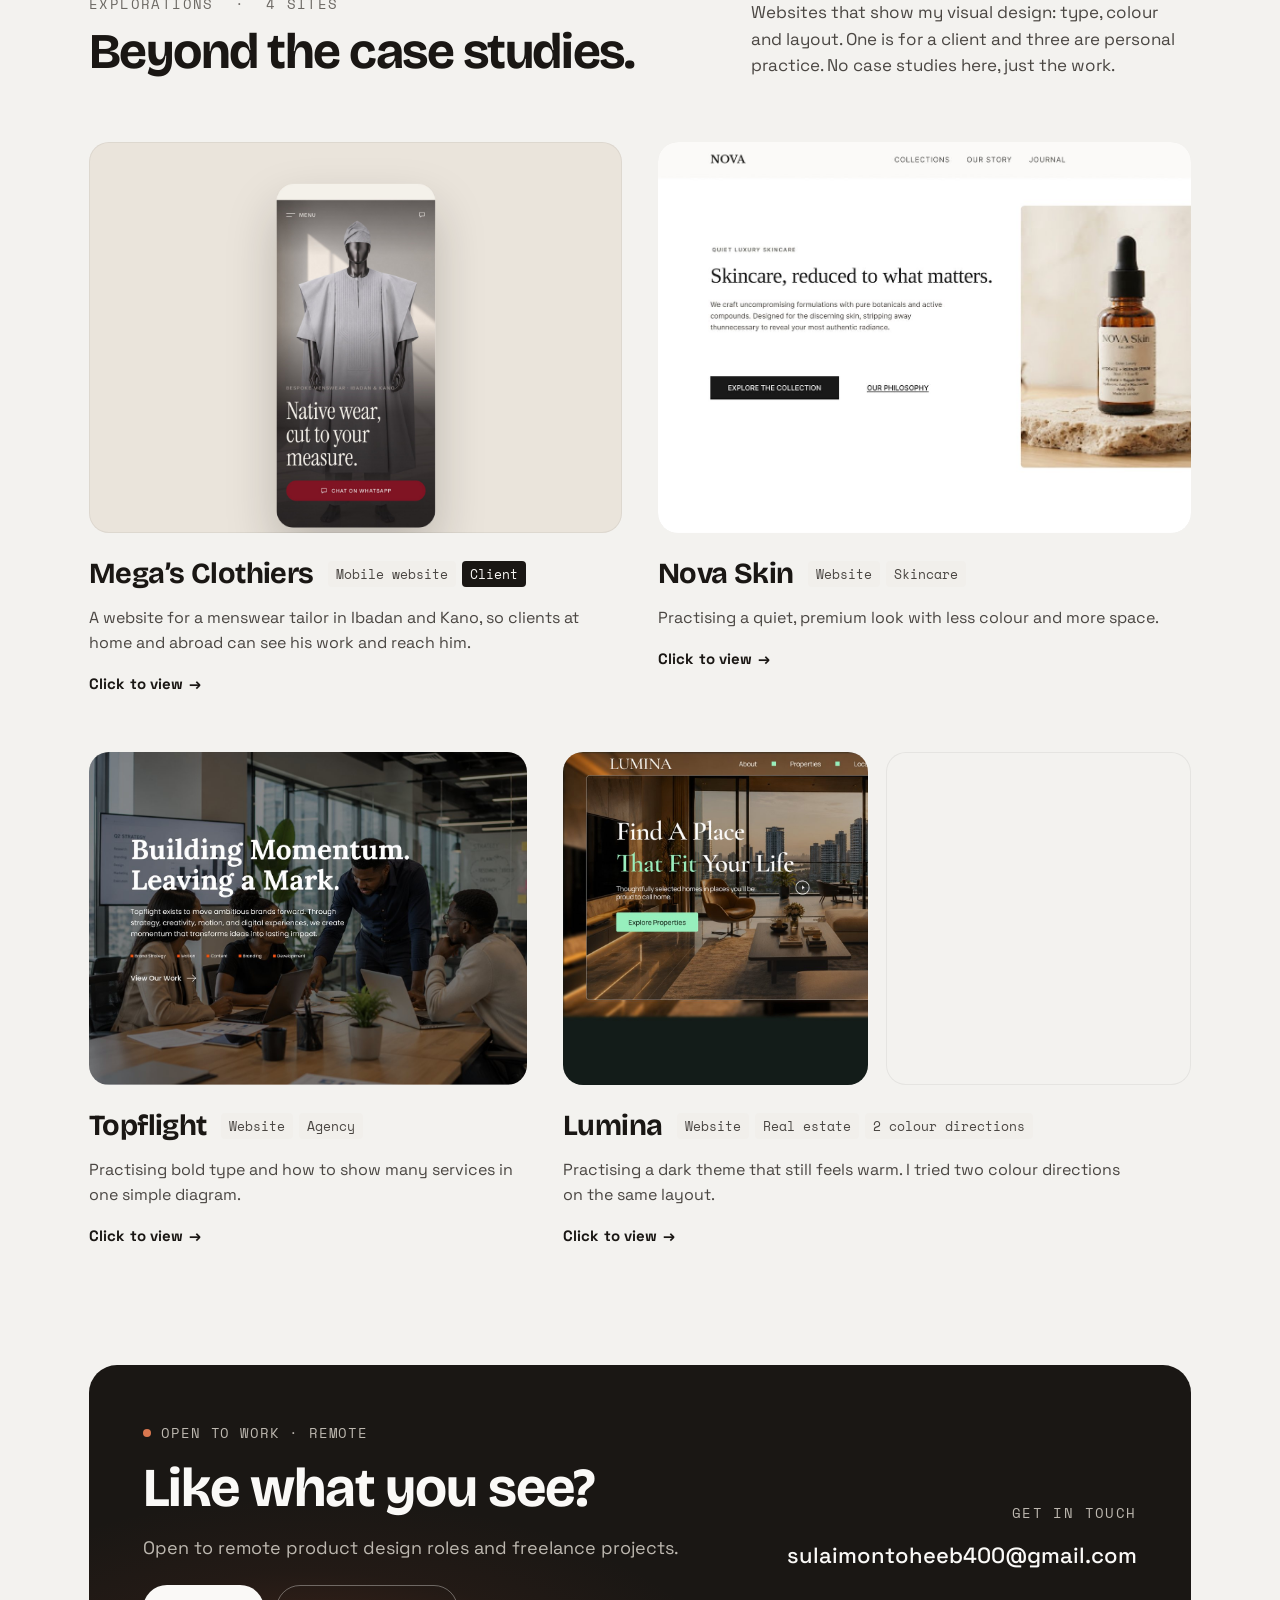
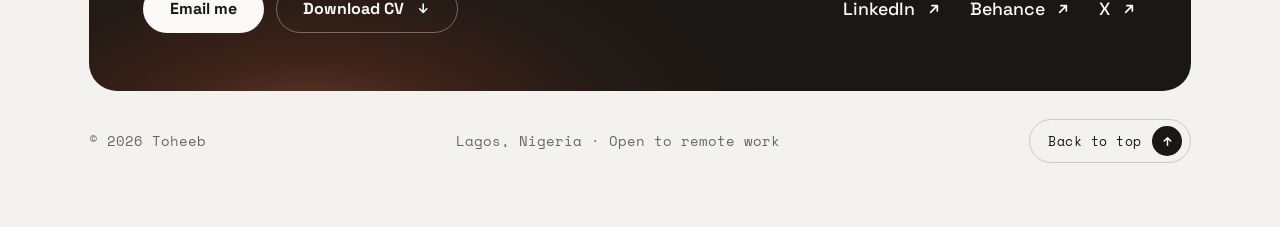
<file: work.html>
<!doctype html>
<html lang="en">
<head>
<meta charset="utf-8">
<meta name="viewport" content="width=device-width, initial-scale=1, viewport-fit=cover">
<title>All work · Toheeb</title>
<meta name="description" content="7 case studies and 4 website explorations by Toheeb Sulaimon, product designer.">
<meta property="og:type" content="website">
<meta property="og:title" content="All work · Toheeb">
<meta property="og:description" content="7 case studies and 4 website explorations by Toheeb Sulaimon, product designer.">
<meta name="twitter:card" content="summary">
<link rel="icon" href="favicon.svg" type="image/svg+xml">
<meta name="theme-color" content="#F3F2EF">
<link rel="preconnect" href="https://fonts.googleapis.com">
<link rel="preconnect" href="https://fonts.gstatic.com" crossorigin>
<link rel="stylesheet" href="https://fonts.googleapis.com/css2?family=Bricolage+Grotesque:opsz,wght@12..96,600;12..96,700;12..96,800&family=Instrument+Serif:ital@1&family=Space+Grotesk:wght@400;500;700&family=Space+Mono:wght@400;700&display=swap">
<link rel="stylesheet" href="css/style.css">
<link rel="stylesheet" href="css/case.css">
<link rel="stylesheet" href="css/work.css">
</head>
<body>
<header class="site-head">
  <div class="wrap">
    <a class="logo" href="index.html">TOHEEB</a>
    <nav class="nav" aria-label="Main">
      <a href="about.html">About</a>
      <a href="https://docs.google.com/document/d/1FTQwIDMbJTH2n3hDwcGk9VsAi0eCIkIrzyoSCxBQKmU/view" target="_blank" rel="noopener">CV</a>
      <a href="contact.html">Contact</a>
    </nav>
    <button class="menu-btn" id="menuOpen" aria-label="Open menu"><svg width="24" height="24" viewBox="0 0 24 24" fill="none" aria-hidden="true"><path d="M4 8h16M4 16h16" stroke="currentColor" stroke-width="1.8" stroke-linecap="round"/></svg></button>
  </div>
</header>

<main>
  <section class="wrap wk-head">
    <a class="back" href="index.html"><span class="arrow">←</span> Home</a>
    <h1 class="wk-title">All work</h1>
    <p class="wk-lead">Mobile apps, web apps and websites — each with the problem it solves.</p>
    <div class="wk-filters" role="group" aria-label="Filter projects" id="filters">
      <span class="wk-filters__pill" aria-hidden="true"></span>
      <button type="button" class="is-on" data-f="all" aria-pressed="true">All <small>7</small></button>
      <button type="button" data-f="mobile" aria-pressed="false">Mobile <small>5</small></button>
      <button type="button" data-f="web" aria-pressed="false">Web <small>3</small></button>
      <button type="button" data-f="redesign" aria-pressed="false">Redesign <small>3</small></button>
    </div>
  </section>

  <section class="wrap wk-list" aria-label="Case studies">
    <!-- featured (desktop + tablet) -->
    <article class="wk-feat" data-tags="web" data-reveal>
      <a class="wk-feat__media" href="attendance.html" data-cursor="Open" aria-label="Open the Attendance system case study" style="--tint: var(--t-att)">
        <img src="img/home-01.jpg" alt="Attendance system dashboard: check-in card and this week’s hours" loading="eager" decoding="async">
      </a>
      <div class="wk-feat__text">
        <p class="wk-feat__meta"><span class="wk-badge">Featured</span><span>01 / 07</span></p>
        <h2><a href="attendance.html">Attendance system</a></h2>
        <p class="wk-tags"><span>Web app</span><span>Real problem</span></p>
        <p class="wk-feat__desc">A one-click check-in tool, born from a real problem at my workspace.</p>
        <div class="wk-feat__btns">
          <a class="btn btn--primary" href="attendance.html">Open case study <span class="arrow">→</span></a>
          <a class="text-link" href="attendance.html#quick">Quick read · 1 min</a>
        </div>
      </div>
    </article>

    <div class="wk-index" id="index">
      <div class="wk-index__head" aria-hidden="true"><span>No.</span><span>Project</span><span>Type</span><span>Status</span><span></span></div>
      <!-- rows are built by js/work.js from the list below -->
    </div>
    <p class="wk-empty" id="wkEmpty" hidden>No projects in this filter.</p>
  </section>

  <section class="wrap wk-ex" id="explorations" aria-labelledby="exTitle">
    <div class="wk-ex__head" data-reveal>
      <div>
        <p class="label"><span class="d-only">Explorations&nbsp; · &nbsp;4 sites</span><span class="m-only">Also designed</span></p>
        <h2 id="exTitle"><span class="d-only">Beyond the case studies.</span><span class="m-only">4 websites</span><span class="wk-ex__tap">Tap to view</span></h2>
      </div>
      <p>Websites that show my visual design: type, colour and layout. One is for a client and three are personal practice. No case studies here, just the work.</p>
    </div>

    <div class="wk-ex__grid">
      <article class="ex-card ex-card--mega" data-reveal>
        <button type="button" class="ex-card__media ex-card__media--linen" data-ex="mega" data-cursor="View" aria-label="View Mega’s Clothiers">
          <img class="ex-phone" src="img/ex/mega-1.jpg" alt="Mega’s Clothiers mobile home: native wear, cut to your measure" loading="lazy" decoding="async">
        </button>
        <div class="ex-card__text">
          <h3>Mega’s Clothiers <span class="wk-tags"><span class="d-only">Mobile website</span><span class="is-dark">Client</span></span></h3>
          <p>A website for a menswear tailor in Ibadan and Kano, so clients at home and abroad can see his work and reach him.</p>
          <button type="button" class="ex-card__go" data-ex="mega"><span class="t-tap">Click</span> to view <span class="arrow">→</span></button>
        </div>
      </article>
      <article class="ex-card ex-card--nova" data-reveal>
        <button type="button" class="ex-card__media" data-ex="nova" data-cursor="View" aria-label="View Nova Skin">
          <img src="img/ex/nova-card.jpg" alt="Nova Skin home: skincare, reduced to what matters" loading="lazy" decoding="async">
        </button>
        <div class="ex-card__text">
          <h3>Nova Skin <span class="wk-tags"><span class="d-only">Website</span><span>Skincare</span></span></h3>
          <p>Practising a quiet, premium look with less colour and more space.</p>
          <button type="button" class="ex-card__go" data-ex="nova"><span class="t-tap">Click</span> to view <span class="arrow">→</span></button>
        </div>
      </article>
      <article class="ex-card ex-card--top" data-reveal>
        <button type="button" class="ex-card__media" data-ex="topflight" data-cursor="View" aria-label="View Topflight">
          <img src="img/ex/top-card.jpg" alt="Topflight agency home: building momentum, leaving a mark" loading="lazy" decoding="async">
        </button>
        <div class="ex-card__text">
          <h3>Topflight <span class="wk-tags"><span class="d-only">Website</span><span>Agency</span></span></h3>
          <p>Practising bold type and how to show many services in one simple diagram.</p>
          <button type="button" class="ex-card__go" data-ex="topflight"><span class="t-tap">Click</span> to view <span class="arrow">→</span></button>
        </div>
      </article>
      <article class="ex-card ex-card--lum" data-reveal>
        <button type="button" class="ex-card__media ex-card__media--pair" data-ex="lumina" data-cursor="View" aria-label="View Lumina, two colour directions">
          <img src="img/ex/lumA-card.jpg" alt="Lumina home, green direction" loading="lazy" decoding="async">
          <img src="img/ex/lumB-card.jpg" alt="Lumina home, coral direction" loading="lazy" decoding="async">
        </button>
        <div class="ex-card__text">
          <h3>Lumina <span class="wk-tags"><span class="d-only">Website</span><span class="d-only">Real estate</span><span class="d-only">2 colour directions</span><span class="m-only">A / B</span></span></h3>
          <p>Practising a dark theme that still feels warm. I tried two colour directions on the same layout.</p>
          <button type="button" class="ex-card__go" data-ex="lumina"><span class="t-tap">Click</span> to view <span class="arrow">→</span></button>
        </div>
      </article>
    </div>
  </section>

  <footer class="wrap foot" id="contact">
    <section class="cta on-dark" data-reveal>
      <div class="cta__left">
        <p class="cta__eyebrow"><i></i>OPEN TO WORK · REMOTE</p>
        <h2>Like what you see?</h2>
        <p>Open to remote product design roles and freelance projects.</p>
        <div class="cta__btns">
          <a class="btn btn--primary" href="mailto:sulaimontoheeb400@gmail.com">Email me</a>
          <a class="btn btn--secondary" href="https://docs.google.com/document/d/1FTQwIDMbJTH2n3hDwcGk9VsAi0eCIkIrzyoSCxBQKmU/export?format=pdf" target="_blank" rel="noopener">Download CV <svg class="ic" viewBox="0 0 12 12" fill="none" aria-hidden="true"><path d="M6 2.5v7M3 6.5l3 3 3-3" stroke="currentColor" stroke-width="1.3" stroke-linecap="round" stroke-linejoin="round"/></svg></a>
        </div>
      </div>
      <div class="cta__right">
        <p class="cta__eyebrow" style="letter-spacing:.1em">GET IN TOUCH</p>
        <a class="cta__email" href="mailto:sulaimontoheeb400@gmail.com">sulaimontoheeb400@gmail.com</a>
        <div class="socials">
          <a href="https://www.linkedin.com/in/sulaimon-toheeb" target="_blank" rel="noopener">LinkedIn <svg class="ic" viewBox="0 0 12 12" fill="none" aria-hidden="true"><path d="M3.5 8.5l5-5M4.5 3.5h4v4" stroke="currentColor" stroke-width="1.3" stroke-linecap="round" stroke-linejoin="round"/></svg></a>
          <a href="https://www.behance.net/Sulaimon_Toheeb" target="_blank" rel="noopener">Behance <svg class="ic" viewBox="0 0 12 12" fill="none" aria-hidden="true"><path d="M3.5 8.5l5-5M4.5 3.5h4v4" stroke="currentColor" stroke-width="1.3" stroke-linecap="round" stroke-linejoin="round"/></svg></a>
          <a href="https://x.com/Toheeb_design" target="_blank" rel="noopener">X <svg class="ic" viewBox="0 0 12 12" fill="none" aria-hidden="true"><path d="M3.5 8.5l5-5M4.5 3.5h4v4" stroke="currentColor" stroke-width="1.3" stroke-linecap="round" stroke-linejoin="round"/></svg></a>
        </div>
      </div>
    </section>
    <div class="foot__bottom"><span>© 2026 Toheeb</span><span>Lagos, Nigeria · Open to remote work</span></div>
  </footer>
</main>

<div class="menu" id="menu" aria-hidden="true">
  <div class="menu__top"><a class="logo" href="index.html">TOHEEB</a><button class="menu__close" id="menuClose">Close ✕</button></div>
  <nav class="menu__links">
    <a href="work.html"><small>01</small>Work</a>
    <a href="about.html"><small>02</small>About</a>
    <a href="https://docs.google.com/document/d/1FTQwIDMbJTH2n3hDwcGk9VsAi0eCIkIrzyoSCxBQKmU/export?format=pdf" target="_blank" rel="noopener"><small>03</small>Download CV</a>
    <a href="contact.html"><small>04</small>Contact</a>
  </nav>
  <div class="menu__foot">
    <p class="cta__eyebrow"><i></i>OPEN TO WORK · REMOTE · LAGOS</p>
    <a class="menu__email" href="mailto:sulaimontoheeb400@gmail.com">sulaimontoheeb400@gmail.com <svg class="ic" viewBox="0 0 12 12" fill="none" aria-hidden="true"><path d="M3.5 8.5l5-5M4.5 3.5h4v4" stroke="currentColor" stroke-width="1.3" stroke-linecap="round" stroke-linejoin="round"/></svg></a>
    <div class="menu__social">
      <a href="https://www.linkedin.com/in/sulaimon-toheeb" target="_blank" rel="noopener">LinkedIn <svg class="ic" viewBox="0 0 12 12" fill="none" aria-hidden="true"><path d="M3.5 8.5l5-5M4.5 3.5h4v4" stroke="currentColor" stroke-width="1.3" stroke-linecap="round" stroke-linejoin="round"/></svg></a>
      <a href="https://www.behance.net/Sulaimon_Toheeb" target="_blank" rel="noopener">Behance <svg class="ic" viewBox="0 0 12 12" fill="none" aria-hidden="true"><path d="M3.5 8.5l5-5M4.5 3.5h4v4" stroke="currentColor" stroke-width="1.3" stroke-linecap="round" stroke-linejoin="round"/></svg></a>
      <a href="https://x.com/Toheeb_design" target="_blank" rel="noopener">X <svg class="ic" viewBox="0 0 12 12" fill="none" aria-hidden="true"><path d="M3.5 8.5l5-5M4.5 3.5h4v4" stroke="currentColor" stroke-width="1.3" stroke-linecap="round" stroke-linejoin="round"/></svg></a>
    </div>
  </div>
</div>

<script src="js/site.js"></script>
<script src="js/work.js"></script>
<script src="js/explore.js"></script>
<script src="js/cursor.js"></script>
</body>
</html>
</file>
<file: css/style.css>
/* Toheeb · portfolio — shared styles
   Layout: one 1240px column (100px side margins on desktop, 24px on phones); sections 120px apart on desktop, 64px on phones.
   Single light look by design (the portfolio has no dark version). */
:root {
  color-scheme: light;
  --ink: #1A1714;
  --ink-soft: #4A4642;
  --grey: #6B6863;
  --grey-l: #A8A39B;
  --line: #E9E6E1;
  --chip: #F1EFEB;
  --paper: #F3F2EF;
  --paper-l: #FAF9F7;
  --white: #FFFFFF;
  --sienna: #D9774F;
  --sienna-d: #A4472B;
  --green: #136F4B;
  --dark: #1A1714;

  --p-att: #1F4E5F;  --t-att: #D7E5EA;
  --p-fond: #6E2A42; --t-fond: #E9E0E1;
  --p-grad: #18224A; --t-grad: #D9DCEC;
  --p-route: #6B6863;--t-route: #EDEAE5;
  --p-waec: #003366; --t-waec: #D6E1EC;
  --p-ref: #10231E;  --t-ref: #F4E6DF;
  --p-jiji: #006C49; --t-jiji: #DCE8E2;

  --f-display: "Bricolage Grotesque", "Helvetica Neue", Arial, sans-serif;
  --f-serif: "Instrument Serif", Georgia, "Times New Roman", serif;
  --f-sans: "Space Grotesk", "Helvetica Neue", Arial, sans-serif;
  --f-mono: "Space Mono", ui-monospace, "SFMono-Regular", Menlo, monospace;

  --fs-display: clamp(2.125rem, 1.05rem + 4.6vw, 4.5rem);
  --fs-h1: clamp(2.125rem, 1.5rem + 2.4vw, 3.5rem);
  --fs-h2: clamp(1.75rem, 1.3rem + 1.6vw, 2.75rem);
  --fs-h3: clamp(1.25rem, 1.05rem + 0.6vw, 1.625rem);
  --fs-body: clamp(1rem, 0.95rem + 0.25vw, 1.125rem);
  --fs-small: 0.9375rem;
  --fs-label: 0.875rem;

  --gutter: clamp(24px, 6.95vw, 100px);
  --section: clamp(64px, 3.3rem + 4.6vw, 120px);
  --maxw: 1240px;
  --ease-out: cubic-bezier(.16, 1, .3, 1);
  --ease-cine: cubic-bezier(.65, 0, .2, 1);
}

*, *::before, *::after { box-sizing: border-box; }
html { -webkit-text-size-adjust: 100%; }
body {
  margin: 0;
  background: var(--paper);
  color: var(--ink);
  font-family: var(--f-sans);
  font-size: var(--fs-body);
  line-height: 1.55;
  -webkit-font-smoothing: antialiased;
  overflow-x: hidden;
}
img { max-width: 100%; height: auto; display: block; }
a { color: inherit; }
:focus-visible { outline: 2px solid var(--sienna-d); outline-offset: 3px; border-radius: 6px; }
h1, h2, h3 { margin: 0; text-wrap: balance; }
p { margin: 0; }

/* dot background, as in the design */
.dots {
  background-color: var(--paper);
  background-image: radial-gradient(rgba(26, 23, 20, .16) 1px, transparent 1.2px);
  background-size: 24px 24px;
  background-position: 12px 12px;
}

.wrap {
  width: 100%;
  max-width: calc(var(--maxw) + 2 * var(--gutter));
  margin-inline: auto;
  padding-left: max(var(--gutter), env(safe-area-inset-left, 0px));
  padding-right: max(var(--gutter), env(safe-area-inset-right, 0px));
}

.label {
  font-family: var(--f-mono);
  font-size: var(--fs-label);
  letter-spacing: .1em;
  text-transform: uppercase;
  color: var(--grey);
  line-height: 1.4;
}

/* ---------- header ---------- */
.site-head { padding-block: clamp(40px, 3vw + 24px, 52px) 0; position: relative; z-index: 5; }
.site-head .wrap { display: flex; align-items: center; justify-content: space-between; gap: 24px; }
.logo {
  font-family: var(--f-mono); font-weight: 700; font-size: clamp(17px, 1rem + .25vw, 20px);
  letter-spacing: .04em; text-decoration: none; color: var(--ink);
}
.nav { display: flex; gap: 40px; font-family: var(--f-mono); font-size: 15px; }
.nav a { text-decoration: none; color: var(--ink); position: relative; padding-block: 8px; }
.nav a::after { content: ""; position: absolute; left: 0; right: 0; bottom: 4px; height: 1px; background: currentColor; transform: scaleX(0); transform-origin: left; transition: transform .35s var(--ease-out); }
.nav a:hover::after { transform: scaleX(1); }
.menu-btn { display: none; background: none; border: 0; padding: 10px; margin: -10px; cursor: pointer; color: var(--ink); }

/* ---------- buttons & links ---------- */
.btn {
  display: inline-flex; align-items: center; justify-content: center; gap: 8px;
  min-height: 48px; padding: 0 26px; border-radius: 999px;
  font-family: var(--f-sans); font-weight: 700; font-size: 16px; text-decoration: none;
  border: 1px solid transparent; cursor: pointer; white-space: nowrap;
  transition: transform .35s var(--ease-out), background-color .25s, color .25s, border-color .25s;
}
.btn:hover { transform: translateY(-2px); }
.btn:active { transform: translateY(0) scale(.98); }
.btn--primary { background: var(--ink); color: var(--paper-l); }
.btn--secondary { background: transparent; color: var(--ink); border-color: rgba(26, 23, 20, .3); }
.btn--disabled { background: #E2DED8; color: var(--grey); pointer-events: none; }
.on-dark .btn--primary { background: var(--paper-l); color: var(--ink); }
.on-dark .btn--secondary { color: var(--paper-l); border-color: rgba(250, 249, 247, .35); }
.text-link {
  font-weight: 500; text-decoration: underline; text-underline-offset: 4px; text-decoration-thickness: 1px;
  display: inline-flex; gap: 8px; padding-block: 12px;
}
.arrow { display: inline-block; transition: transform .35s var(--ease-out); }
a:hover .arrow { transform: translateX(4px); }

/* ---------- status line ---------- */
.status { display: flex; align-items: center; gap: 10px; font-family: var(--f-mono); font-size: 14px; color: var(--grey); flex-wrap: nowrap; }
.status__dot { width: 8px; height: 8px; border-radius: 50%; background: var(--green); flex: none; box-shadow: 0 0 0 0 rgba(19, 111, 75, .45); animation: pulse 2.4s infinite; }
.status b { font-weight: 400; color: var(--ink); }
@keyframes pulse { 0% { box-shadow: 0 0 0 0 rgba(19, 111, 75, .4); } 70% { box-shadow: 0 0 0 8px rgba(19, 111, 75, 0); } 100% { box-shadow: 0 0 0 0 rgba(19, 111, 75, 0); } }

/* ---------- contact CTA (warm glow) ---------- */
.cta {
  position: relative; overflow: hidden; border-radius: 28px; background: var(--dark); color: var(--paper-l);
  padding: clamp(36px, 2rem + 2vw, 72px) clamp(24px, 1rem + 3vw, 64px);
  display: grid; grid-template-columns: 1fr auto; gap: 48px; align-items: end;
}
.cta::before {
  content: ""; position: absolute; inset: 0; pointer-events: none;
  background: radial-gradient(42% 78% at 20% 118%, rgba(201, 102, 61, .55), rgba(164, 71, 43, .26) 35%, rgba(164, 71, 43, .06) 70%, rgba(164, 71, 43, 0) 100%);
}
.cta > * { position: relative; }
.cta__left { display: grid; gap: 16px; max-width: 640px; }
.cta__eyebrow { display: flex; align-items: center; gap: 10px; font-family: var(--f-mono); font-size: 14px; color: var(--grey-l); letter-spacing: .06em; }
.cta__eyebrow i { width: 8px; height: 8px; border-radius: 50%; background: var(--sienna); }
.cta h2 { font-family: var(--f-display); font-weight: 700; font-size: var(--fs-h1); line-height: 1.05; letter-spacing: -.02em; }
.cta p { color: #BDB8B0; max-width: 600px; }
.cta__btns { display: flex; gap: 12px; flex-wrap: wrap; padding-top: 8px; }
.cta__right { display: grid; gap: 14px; justify-items: end; text-align: right; }
.cta__email { font-size: clamp(18px, 1rem + .5vw, 22px); font-weight: 500; color: var(--paper-l); text-decoration: none; overflow-wrap: anywhere; }
.cta__email:hover { text-decoration: underline; text-underline-offset: 4px; }
.socials { display: flex; gap: 28px; flex-wrap: wrap; }
.socials a { text-decoration: none; font-weight: 500; font-size: clamp(16px, .95rem + .2vw, 18px); padding-block: 10px; display: inline-flex; gap: 6px; }
.socials a span { color: var(--sienna); }
.socials a:hover { text-decoration: underline; text-underline-offset: 4px; }

/* ---------- scroll reveal (subtle; only for items below the first screen) ---------- */
.js-reveal .reveal-pending { opacity: 0; transform: translateY(18px); }
.js-reveal .reveal-in { opacity: 1; transform: none; transition: opacity .9s var(--ease-out), transform 1.1s var(--ease-out); }

@media (max-width: 767px) {
  .nav { display: none; }
  .menu-btn { display: inline-flex; }
}
@media (max-width: 899px) {
  .cta { grid-template-columns: 1fr; gap: 24px; border-radius: 20px; }
  .cta::before { background: radial-gradient(75% 42% at 85% 108%, rgba(201, 102, 61, .5), rgba(164, 71, 43, .2) 40%, rgba(164, 71, 43, .05) 75%, rgba(164, 71, 43, 0) 100%); }
  .cta__btns { flex-direction: column; }
  .cta__btns .btn { width: 100%; }
  .cta__right { justify-items: start; text-align: left; }
  .socials { gap: 24px; }
}

/* ---------- mobile menu ---------- */
.menu {
  position: fixed; inset: 0; z-index: 50; background: var(--dark); color: var(--paper-l);
  padding: calc(env(safe-area-inset-top, 0px) + 52px) max(24px, env(safe-area-inset-right, 0px)) calc(env(safe-area-inset-bottom, 0px) + 40px) max(24px, env(safe-area-inset-left, 0px));
  display: flex; flex-direction: column; gap: 56px;
  opacity: 0; visibility: hidden; transition: opacity .35s var(--ease-out), visibility .35s;
}
.menu.is-open { opacity: 1; visibility: visible; }
.menu__top { display: flex; justify-content: space-between; align-items: center; }
.menu__top .logo { color: var(--paper-l); }
.menu__close { background: none; border: 0; color: var(--paper-l); font-family: var(--f-mono); font-size: 14px; padding: 12px; margin: -12px; cursor: pointer; }
.menu__links { display: grid; gap: 4px; }
.menu__links a { display: flex; align-items: baseline; gap: 14px; padding-block: 14px; text-decoration: none; font-family: var(--f-display); font-weight: 700; font-size: 28px; }
.menu__links small { font-family: var(--f-mono); font-size: 14px; color: #BDB9B2; font-weight: 400; }
.menu__foot { margin-top: auto; display: grid; gap: 16px; border-top: 1px solid rgba(250, 249, 247, .14); padding-top: 24px; }
.menu__email { display: flex; justify-content: space-between; align-items: center; min-height: 56px; padding: 0 18px; border-radius: 14px; border: 1px solid rgba(250, 249, 247, .14); background: rgba(250, 249, 247, .06); text-decoration: none; font-weight: 500; overflow-wrap: anywhere; }
.menu__social { display: grid; grid-template-columns: repeat(3, 1fr); gap: 12px; }
.menu__social a { min-height: 48px; border-radius: 999px; border: 1px solid rgba(250, 249, 247, .3); display: flex; align-items: center; justify-content: center; gap: 6px; text-decoration: none; font-weight: 500; font-size: 15px; }

@media (prefers-reduced-motion: reduce) {
  *, *::before, *::after { animation-duration: .01ms !important; transition-duration: .01ms !important; }
  .js-reveal .reveal-pending { opacity: 1; transform: none; }
}

/* line arrow icons (unicode arrows turn into emoji on phones) */
.ic { display: inline-block; width: .9em; height: .9em; vertical-align: middle; align-self: center; margin-left: .25em; flex: none; position: relative; top: -.06em; }

/* back to top (footer) */
.foot__bottom { align-items: center; }
.totop {
  display: inline-flex; align-items: center; gap: 10px; min-height: 44px; padding: 0 8px 0 18px; border-radius: 999px;
  border: 1px solid rgba(26, 23, 20, .18); background: transparent; color: var(--ink); cursor: pointer;
  font-family: var(--f-mono); font-size: 13px; letter-spacing: .04em; transition: background-color .3s, color .3s, border-color .3s;
}
.totop__ic { position: relative; width: 30px; height: 30px; border-radius: 50%; background: var(--ink); color: var(--paper-l); overflow: hidden; display: grid; place-items: center; transition: background-color .3s, color .3s; }
.totop__ic svg { grid-area: 1 / 1; width: 13px; height: 13px; transition: transform .5s cubic-bezier(.16, 1, .3, 1); }
.totop__ic svg + svg { transform: translateY(160%); }
.totop:hover { background: var(--ink); color: var(--paper-l); border-color: var(--ink); }
.totop:hover .totop__ic { background: var(--paper-l); color: var(--ink); }
.totop:hover .totop__ic svg:first-child { transform: translateY(-160%); }
.totop:hover .totop__ic svg + svg { transform: none; }
@media (max-width: 767px) {
  .foot__bottom { display: grid; grid-template-columns: 1fr auto; row-gap: 6px; }
  .foot__bottom > span:nth-child(2) { grid-column: 1; grid-row: 2; }
  .totop { grid-column: 2; grid-row: 1 / span 2; }
}

/* dot field cursor (desktop): the canvas sits behind the page, so the page itself is see-through */
html.has-dotfield { background: var(--paper); }
html.has-dotfield body { background: transparent; }
html.has-dotfield .dots { background-color: transparent; background-image: none; }

[hidden] { display: none !important; }
</file>
<file: css/case.css>
/* Shared case study layout (Attendance, FOND, ...) */
/* Case study: hero, quick facts, a chapter row, then numbered sections; each section = title left, words right, images full width. */
.cs-hero { display: grid; gap: 40px; padding-block: 48px 0; }
.back { font-size: 15px; text-decoration: none; display: inline-flex; gap: 8px; padding-block: 6px; color: var(--ink); }
.back:hover { text-decoration: underline; text-underline-offset: 4px; }
.cs-top { display: grid; grid-template-columns: minmax(0, 1fr) minmax(0, 1fr); gap: 60px; align-items: start; }
.cs-intro { display: grid; gap: 18px; min-width: 0; }
.mode { display: inline-flex; padding: 4px; border-radius: 99px; background: var(--chip); width: max-content; }
.mode a { padding: 8px 16px; border-radius: 99px; font-size: 14px; text-decoration: none; color: var(--grey); }
.mode a[aria-current] { background: var(--white); color: var(--ink); box-shadow: 0 1px 2px rgba(26, 23, 20, .08); }
.cs-title { font-family: var(--f-display); font-weight: 700; font-size: clamp(2.5rem, 1.6rem + 3vw, 3.5rem); line-height: 1; letter-spacing: -.03em; }
.cs-sub { font-family: var(--f-display); font-weight: 600; font-size: clamp(1.375rem, 1.1rem + .9vw, 1.75rem); line-height: 1.2; }
.cs-lead { color: var(--ink-soft); max-width: 60ch; }
.for { display: inline-flex; gap: 10px; align-items: baseline; padding: 8px 14px; border-radius: 12px; background: var(--chip); width: fit-content; max-width: 100%; }
.for .label { flex: none; }
.short { background: var(--white); border: 1px solid var(--line); border-radius: 20px; padding: 28px; display: grid; gap: 20px; min-width: 0; }
.short dl { display: grid; gap: 18px; margin: 0; }
.short dt { font-weight: 700; font-size: 16px; }
.short dd { margin: 4px 0 0; font-size: var(--fs-small); color: var(--ink-soft); line-height: 1.5; }

.figure { border-radius: 24px; overflow: hidden; background: var(--tint); }
.figure img { width: 100%; }

.facts { display: grid; grid-template-columns: repeat(6, minmax(0, 1fr)); gap: 24px; padding-block: 24px 0; border-top: 1px solid var(--line); }
.facts div { display: grid; gap: 6px; }
.facts span:last-child { font-size: 18px; }
.facts a { text-underline-offset: 4px; }

.chapters { display: flex; gap: 8px; flex-wrap: wrap; align-items: center; }
.chapters .label { margin-right: 8px; }
.chapters a { padding: 8px 14px; border-radius: 999px; background: var(--chip); text-decoration: none; font-size: 14px; transition: background-color .25s, color .25s; }
.chapters a:hover { background: var(--ink); color: var(--paper-l); }

.cs-body { display: grid; gap: 72px; padding-block: var(--section) 0; }
.sections { display: grid; gap: var(--section); }
.sec { display: grid; gap: 28px; scroll-margin-top: 24px; }
.sec__intro { display: grid; grid-template-columns: minmax(0, 1fr) minmax(0, 1fr); gap: 80px; align-items: start; }
.sec__title { display: grid; gap: 24px; }
.sec h2 { font-family: var(--f-display); font-weight: 700; font-size: var(--fs-h2); line-height: 1.08; letter-spacing: -.025em; }
.sec__text { display: grid; gap: 16px; color: var(--ink-soft); }
.sec__text p { max-width: 62ch; }

.callout { background: var(--chip); border-radius: 18px; padding: 32px 36px; display: grid; gap: 10px; }
.callout p { font-size: clamp(1.25rem, 1.05rem + .6vw, 1.5rem); line-height: 1.35; max-width: 50ch; }
.cards { display: grid; gap: 20px; }
.cards--3 { grid-template-columns: repeat(3, minmax(0, 1fr)); }
.cards--4 { grid-template-columns: repeat(4, minmax(0, 1fr)); }
.card { background: var(--white); border: 1px solid var(--line); border-radius: 18px; padding: 24px; display: grid; gap: 10px; align-content: start; }
.stat b { font-family: var(--f-display); font-size: 28px; line-height: 1; }
.stat p { font-size: var(--fs-small); color: var(--ink-soft); }
.insight { display: grid; gap: 8px; align-content: start; }
.insight h3 { font-size: 17px; }
.insight p, .note { font-size: var(--fs-small); color: var(--ink-soft); }
.note { font-size: 16px; }

.decision { background: var(--white); border: 1px solid var(--line); border-radius: 24px; padding: clamp(16px, .5rem + 2vw, 40px); display: grid; gap: 28px; }
.decision .figure { border-radius: 16px; }
.decision__text { display: grid; grid-template-columns: auto minmax(0, 1fr); column-gap: 28px; row-gap: 14px; }
.decision__num { font-family: var(--f-display); font-weight: 700; font-size: 40px; line-height: 1; color: var(--proj); grid-row: span 3; }
.decision h3 { font-size: clamp(1.25rem, 1.05rem + .6vw, 1.625rem); font-weight: 500; }
.decision p { color: var(--ink-soft); max-width: 62ch; }
.answers { font-family: var(--f-mono); font-size: 15px; color: var(--grey); background: var(--chip); border-radius: 999px; padding: 9px 16px; width: fit-content; max-width: 100%; }

.swatches { display: grid; grid-template-columns: repeat(5, minmax(0, 1fr)); gap: 20px; }
.swatches div { display: grid; gap: 8px; font-size: 14px; }
.swatches i { display: block; height: 96px; border-radius: 14px; }
.swatches span { font-family: var(--f-mono); color: var(--grey); }
.typecards { display: grid; grid-template-columns: repeat(2, minmax(0, 1fr)); gap: 20px; }
.typecards .card b { font-size: 56px; line-height: 1; font-weight: 700; }

.hscroll { overflow-x: auto; overscroll-behavior-x: contain; scrollbar-width: thin; cursor: grab; border-radius: 18px; }
.hscroll:active { cursor: grabbing; }
.wall a { position: relative; display: block; cursor: zoom-in; }
.wall img { transition: transform .8s var(--ease-out); }
.wall a:hover img { transform: scale(1.015); }
.wall__cta { position: absolute; left: 50%; bottom: clamp(16px, 3vw, 32px); translate: -50% 0; display: inline-flex; align-items: center; gap: 10px; white-space: nowrap; padding: 14px 22px; border-radius: 999px; background: var(--ink); color: var(--paper-l); font-weight: 700; font-size: 16px; box-shadow: 0 12px 30px rgba(26, 23, 20, .25); }
.wall a:hover .arrow { transform: translateX(4px); }
.img-missing { display: grid; place-items: center; min-height: 220px; padding: 24px; background: var(--tint); border-radius: 18px; font-family: var(--f-mono); font-size: 14px; color: var(--grey); text-align: center; }
.hscroll img { max-width: none; height: clamp(260px, 30vw, 440px); width: auto; }

.legend { display: flex; align-items: center; gap: 8px; font-size: 14px; color: var(--grey); }
.legend i { width: 10px; height: 10px; border-radius: 3px; background: #D9774F; }
.flow { display: grid; gap: 16px; }
.flow__head { display: flex; align-items: baseline; gap: 14px; flex-wrap: wrap; }
.flow__head h3 { font-family: var(--f-display); font-size: clamp(1.25rem, 1.05rem + .6vw, 1.625rem); font-weight: 700; }

.next { background: var(--chip); border-radius: 28px; padding: 48px; display: grid; gap: 24px; margin-top: var(--section); }
.next__row { display: grid; grid-template-columns: minmax(0, 728fr) minmax(0, 368fr); gap: 48px; align-items: center; }
.next__img { border-radius: 18px; overflow: hidden; background: var(--p-fond); display: block; }
.next__img img { transition: transform 1s var(--ease-out); }
.next__img:hover img { transform: scale(1.03); }
.next__text { display: grid; gap: 14px; }
.next__text h2 { font-family: var(--f-display); font-weight: 700; font-size: var(--fs-h1); line-height: 1.05; }
.next__text p { color: var(--ink-soft); }
.next__text .tags { color: var(--grey); font-size: 16px; }

.foot { padding-block: var(--section) 64px; }
.foot__bottom { display: flex; justify-content: space-between; gap: 16px; flex-wrap: wrap; margin-top: 28px; font-family: var(--f-mono); font-size: 14px; color: var(--grey); }

@media (max-width: 899px) {
  .cs-top, .sec__intro { grid-template-columns: 1fr; gap: 24px; }
  .facts { grid-template-columns: repeat(2, minmax(0, 1fr)); row-gap: 20px; }
  .cards--3, .cards--4, .typecards { grid-template-columns: 1fr; }
  .swatches { grid-template-columns: repeat(2, minmax(0, 1fr)); }
  .chapters { flex-wrap: nowrap; overflow-x: auto; margin-inline: calc(-1 * var(--gutter)); padding-inline: var(--gutter); scrollbar-width: none; }
  .chapters::-webkit-scrollbar { display: none; }
  .chapters a { flex: none; }
  .decision__text { grid-template-columns: 1fr; }
  .decision__num { grid-row: auto; font-size: 32px; }
  .next { padding: 20px; border-radius: 20px; }
  .next__row { grid-template-columns: 1fr; gap: 20px; }
  .figure { border-radius: 16px; }
}
@media (min-width: 900px) and (max-width: 1199px) {
  .cards--4 { grid-template-columns: repeat(2, minmax(0, 1fr)); }
  .facts { grid-template-columns: repeat(3, minmax(0, 1fr)); row-gap: 20px; }
}

/* reading mode */
html.is-quick [data-only="full"], html:not(.is-quick) [data-only="quick"] { display: none !important; }
.mode button { padding: 8px 16px; border-radius: 99px; font: inherit; font-size: 14px; border: 0; background: transparent; color: var(--grey); cursor: pointer; transition: background-color .25s, color .25s, box-shadow .25s; }
.mode button[aria-pressed="true"] { background: var(--white); color: var(--ink); box-shadow: 0 1px 2px rgba(26, 23, 20, .08); }
/* screens shown one by one (big enough to read on a phone) */
.srow { display: flex; gap: 20px; overflow-x: auto; scroll-snap-type: x mandatory; overscroll-behavior-x: contain; scrollbar-width: thin; padding-bottom: 6px; cursor: grab; }
.srow:active { cursor: grabbing; }
.tile { margin: 0; flex: none; scroll-snap-align: start; display: grid; gap: 12px; align-content: start; }
.tile figcaption { font-size: 14px; color: var(--grey); }
.tile img { display: block; width: 100%; height: auto; -webkit-user-drag: none; user-select: none; }
.tile--d { width: min(100%, 1240px); }
.tile__win { background: var(--tint); border-radius: 20px; padding: clamp(12px, 2.6vw, 32px); }
.tile__win img { border-radius: 10px; box-shadow: 0 20px 50px rgba(26, 23, 20, .12); }
.tile--m { width: clamp(240px, 27vw, 380px); }
.tile--m img { border-radius: 26px; border: 1px solid var(--line); background: #fff; }
.more { background: var(--white); border: 1px solid var(--line); border-radius: 24px; padding: clamp(24px, 3vw, 40px); display: grid; gap: 12px; margin-top: 12px; }
.more h2 { font-size: clamp(1.75rem, 1.3rem + 1.4vw, 2.25rem); }
.more > p:not(.label) { color: var(--ink-soft); }
.more__links { display: flex; flex-wrap: wrap; align-items: center; gap: 16px 28px; margin-top: 12px; }
.more__links .btn { font: inherit; font-weight: 700; font-size: 16px; cursor: pointer; background: transparent; }
button.text-link { background: none; border: 0; padding: 0; font: inherit; color: inherit; cursor: pointer; }
@media (max-width: 899px) {
  .srow { margin-inline: calc(-1 * var(--gutter)); padding-inline: var(--gutter); scroll-padding-inline: var(--gutter); gap: 14px; }
  .tile--d { width: 86vw; }
  .tile__win { border-radius: 16px; }
  .tile__win img { border-radius: 6px; }
  .tile--m { width: min(74vw, 320px); }
  .tile--m img { border-radius: 22px; }
}

/* ---------- key decisions: pinned while the three choices change in place ---------- */
.dec-steps { display: none; }
.dec-stage { display: grid; gap: 28px; }
html.dec-sticky .dec-track { height: calc(100svh + 2 * 75svh); position: relative; }
html.dec-sticky .dec-pin { position: sticky; top: 0; height: 100svh; display: flex; flex-direction: column; justify-content: center; gap: clamp(16px, 3svh, 36px); padding-block: clamp(16px, 4svh, 48px); }
html.dec-sticky .dec-head { display: flex; align-items: flex-end; justify-content: space-between; gap: 16px 40px; flex-wrap: wrap; }
html.dec-sticky .dec-head .sec__title { gap: 12px; }
html.dec-sticky .dec-steps { display: flex; gap: 10px; }
.dec-step { display: grid; gap: 8px; width: clamp(120px, 12vw, 168px); padding: 0; border: 0; background: none; text-align: left; cursor: pointer; color: var(--grey); font: inherit; }
.dec-step__n { font-family: var(--f-mono); font-size: 14px; }
.dec-step__t { font-size: 14px; line-height: 1.3; transition: color .4s; }
.dec-step i { display: block; height: 3px; border-radius: 3px; background: var(--line); overflow: hidden; }
.dec-step b { display: block; height: 100%; width: 100%; background: var(--proj); transform: scaleX(var(--p, 0)); transform-origin: left; }
.dec-step.is-active, .dec-step.is-done { color: var(--ink); }
html.dec-sticky .dec-stage { flex: 1 1 auto; min-height: 0; grid-template-areas: "stage"; gap: 0; }
html.dec-sticky .decision {
  grid-area: stage; min-height: 0; grid-template-columns: minmax(0, 1.55fr) minmax(0, 1fr); align-items: center; gap: clamp(24px, 3vw, 48px);
  opacity: 0; visibility: hidden; transform: translateY(28px);
  transition: opacity .55s var(--ease-out), transform .7s var(--ease-out), visibility 0s linear .55s;
}
html.dec-sticky .decision.is-past { transform: translateY(-28px); }
html.dec-sticky .decision.is-active { opacity: 1; visibility: visible; transform: none; transition: opacity .6s var(--ease-out) .08s, transform .8s var(--ease-out) .08s, visibility 0s; }
html.dec-sticky .decision .figure { height: 100%; max-height: 100%; min-height: 0; display: flex; align-items: center; justify-content: center; }
html.dec-sticky .decision .figure img { width: auto; max-width: 100%; max-height: calc(100svh - 300px); height: auto; }
html.dec-sticky .decision__text { grid-template-columns: 1fr; align-content: center; }
html.dec-sticky .decision__num { grid-row: auto; }
@media (max-width: 899px) {
  html.dec-sticky .dec-pin { justify-content: flex-start; padding-block: clamp(14px, 3svh, 28px) clamp(12px, 2svh, 20px); gap: clamp(12px, 2svh, 20px); }
  html.dec-sticky .dec-head h2 { font-size: clamp(1.5rem, 1.1rem + 1.6vw, 1.875rem); }
  html.dec-sticky .dec-steps { width: 100%; }
  .dec-step { width: auto; flex: 1; }
  .dec-step__t { display: none; }
  html.dec-sticky .decision { grid-template-columns: 1fr; align-content: start; gap: clamp(12px, 2svh, 20px); padding: 12px 12px 18px; }
  html.dec-sticky .decision .figure { height: auto; }
  html.dec-sticky .decision .figure img { max-height: 30svh; }
  html.dec-sticky .decision__text { padding-inline: 6px; row-gap: 8px; }
  html.dec-sticky .decision__num { font-size: 26px; }
  html.dec-sticky .decision p { font-size: 15px; line-height: 1.5; }
  html.dec-sticky .answers { font-size: 13px; padding: 7px 12px; }
}
/* reading-mode switch: sliding pill */
.mode { position: relative; isolation: isolate; }
.mode::before { content: ""; position: absolute; z-index: -1; top: 4px; bottom: 4px; left: var(--pill-x, 4px); width: var(--pill-w, 0px); border-radius: 99px; background: var(--white); box-shadow: 0 1px 3px rgba(26, 23, 20, .1); transition: left .5s var(--ease-out), width .5s var(--ease-out); }
.mode button[aria-pressed="true"] { background: transparent; box-shadow: none; }

/* ---------- phone-screen panels (FOND and other app case studies) ---------- */
.ppanel { background: var(--tint); border-radius: 28px; padding: clamp(20px, 3vw, 40px) 0; overflow: hidden; }
.srow--panel { justify-content: safe center; padding-inline: clamp(20px, 3vw, 40px); scroll-padding-inline: clamp(20px, 3vw, 40px); gap: clamp(16px, 2.6vw, 32px); }
.ppanel .tile figcaption { font-family: var(--f-mono); font-size: 13px; color: var(--ink-soft); order: -1; }
.ppanel .tile--m { width: clamp(220px, 25vw, 360px); }
.tile--m img { box-shadow: 0 18px 40px rgba(26, 23, 20, .08); }
.tile--m.is-long .tile__scroll { aspect-ratio: 402 / 874; overflow-y: auto; overscroll-behavior: contain; border-radius: 26px; border: 1px solid var(--line); background: #fff; scrollbar-width: none; box-shadow: 0 18px 40px rgba(26, 23, 20, .08); }
.tile--m.is-long .tile__scroll::-webkit-scrollbar { display: none; }
.tile--m.is-long .tile__scroll img { border: 0; border-radius: 0; box-shadow: none; }
.tile figcaption span { color: var(--grey); }
.srow--comp .tile--c { width: auto; }
.srow--comp .tile--c img { height: clamp(220px, 26vw, 380px); width: auto; border-radius: 18px; }
.wall-cta { display: flex; flex-wrap: wrap; align-items: center; gap: 14px 28px; }
.wall-cta .btn { font: inherit; font-weight: 700; font-size: 16px; }
.cs-title--brand { font-size: clamp(3.5rem, 2rem + 5vw, 7rem); letter-spacing: -.02em; }
/* pinned decisions with tall phone screens */
html.dec-sticky .decisions--phone .decision { grid-template-columns: minmax(0, 1fr) minmax(0, 1.1fr); }
html.dec-sticky .decisions--phone .decision .figure { background: var(--tint); }
html.dec-sticky .decisions--phone .decision .figure img { max-height: calc(100svh - 340px); }
@media (max-width: 899px) {
  .ppanel { border-radius: 20px; margin-inline: calc(-1 * var(--gutter) + 8px); }
  .srow--panel { justify-content: flex-start; margin-inline: 0; }
  .ppanel .tile--m { width: min(70vw, 300px); }
  html.dec-sticky .decisions--phone .decision { grid-template-columns: 1fr; }
  html.dec-sticky .decisions--phone .decision .figure img { max-height: 40svh; }
  html.dec-sticky .decisions--phone .decision p { font-size: 14px; }
}

/* long desktop pages that scroll inside their window */
.tile--d.is-long .tile__scroll { aspect-ratio: 1440 / 1024; overflow-y: auto; overscroll-behavior: contain; border-radius: 10px; scrollbar-width: thin; box-shadow: 0 20px 50px rgba(26, 23, 20, .12); background: #fff; }
.tile--d.is-long .tile__scroll img { border-radius: 0; box-shadow: none; }
.tile--d figcaption span, .tile--m figcaption span { color: var(--grey); }
.hero-tile { margin: 0; }
.hero-tile .tile--d { width: 100%; }
.compare-cards { display: grid; grid-template-columns: repeat(2, minmax(0, 360px)); gap: 24px; }
.pcard { background: #fff; border: 1px solid var(--line); border-radius: 20px; overflow: hidden; display: grid; }
.pcard img { width: 100%; aspect-ratio: 4 / 3; object-fit: cover; }
.pcard div { padding: 20px 22px 22px; display: grid; gap: 6px; font-family: Poppins, var(--f-sans); }
.pcard h4 { font-size: 18px; font-weight: 500; }
.pcard .price { font-size: 30px; font-weight: 700; }
.pcard .old { font-size: 15px; color: #8A8F91; text-decoration: line-through; margin-left: 8px; font-weight: 400; }
.pcard .meta { font-size: 14px; color: #5C6466; }
.pcard .verdict { font-size: 14px; margin-top: 6px; }
@media (max-width: 899px) { .compare-cards { grid-template-columns: 1fr; } }
.tile--photo img { border-radius: 14px; border: 0; background: transparent; box-shadow: 0 18px 40px rgba(26, 23, 20, .12); }
</file>
<file: css/viewer.css>
/* All-screens sheet (light) and full-size screen viewer (dark) */
.sv-sheet, .sv-view {
  position: fixed; inset: 0; z-index: 90; overflow-y: auto; overscroll-behavior: contain;
  opacity: 0; visibility: hidden; transition: opacity .3s var(--ease-out), visibility 0s linear .3s;
}
.sv-sheet.is-open, .sv-view.is-open { opacity: 1; visibility: visible; transition: opacity .3s var(--ease-out), visibility 0s; }

/* ---------- sheet ---------- */
.sv-sheet { background: var(--paper); color: var(--ink); }
.sv-bar {
  position: sticky; top: 0; z-index: 2; background: rgba(243, 242, 239, .92); backdrop-filter: blur(10px); -webkit-backdrop-filter: blur(10px);
  border-bottom: 1px solid var(--line); padding-top: env(safe-area-inset-top, 0px);
}
.sv-bar .wrap { display: flex; align-items: center; justify-content: space-between; gap: 16px; min-height: 84px; }
.sv-bar__title { font-size: clamp(16px, .9rem + .3vw, 20px); font-weight: 500; }
.sv-bar__title span { padding: 0 .45em; }
.sv-close {
  width: 48px; height: 48px; flex: none; border-radius: 50%; border: 1.5px solid currentColor; background: transparent; color: inherit;
  display: grid; place-items: center; cursor: pointer; transition: transform .35s var(--ease-out), background-color .25s;
}
.sv-close:hover { transform: rotate(90deg); }
.sv-sheet__body { padding-block: clamp(32px, 4vw, 48px) clamp(48px, 6vw, 96px); display: grid; gap: clamp(28px, 3vw, 40px); }
.sv-intro { display: grid; grid-template-columns: minmax(0, 1fr) minmax(0, 1fr); gap: 32px 64px; align-items: end; }
.sv-intro .label { color: var(--proj); }
.sv-intro h2 { font-family: var(--f-display); font-weight: 700; font-size: clamp(28px, 1.2rem + 2.6vw, 56px); line-height: 1.05; letter-spacing: -.025em; margin-top: 10px; text-wrap: balance; }
.sv-intro p { color: var(--ink-soft); font-size: clamp(16px, .95rem + .2vw, 18px); line-height: 1.55; max-width: 48ch; }
.sv-panel { background: #EAE8E3; border-radius: clamp(24px, 3vw, 40px); padding: clamp(14px, 2.8vw, 40px); }
.sv-flow { display: grid; grid-template-columns: 220px minmax(0, 1fr); gap: 20px 28px; padding-block: 28px; border-top: 1px solid rgba(26, 23, 20, .1); }
.sv-flow:first-child { border-top: 0; padding-top: 4px; }
.sv-flow:last-child { padding-bottom: 4px; }
.sv-flow__head h3 { font-size: 20px; font-weight: 500; }
.sv-flow__meta { font-family: var(--f-mono); font-size: 15px; color: var(--grey); margin-top: 6px; }
.sv-flow__plat { font-family: var(--f-mono); font-size: 15px; color: var(--proj); margin-top: 6px; }
.sv-grid { display: grid; grid-template-columns: repeat(5, minmax(0, 1fr)); gap: 12px; }
.sv-grid--m { grid-template-columns: repeat(10, minmax(0, 1fr)); }
@media (max-width: 1199px) { .sv-grid--m { grid-template-columns: repeat(auto-fill, minmax(96px, 1fr)); } }
.sv-thumb {
  position: relative; display: block; padding: 0; border: 1px solid rgba(26, 23, 20, .1); border-radius: 6px; background: #fff; cursor: zoom-in;
  aspect-ratio: 1440 / 1024; transition: transform .35s var(--ease-out), box-shadow .35s var(--ease-out);
}
.sv-grid--m .sv-thumb { aspect-ratio: 390 / 844; border-radius: 10px; }
.sv-thumb img { width: 100%; height: 100%; object-fit: cover; object-position: top; border-radius: inherit; display: block; }
.sv-thumb:hover { transform: translateY(-3px); box-shadow: 0 14px 30px rgba(26, 23, 20, .12); }
.sv-thumb.is-edge::after { content: ""; position: absolute; top: -5px; right: -5px; width: 12px; height: 12px; border-radius: 50%; background: var(--sienna); box-shadow: 0 0 0 3px #EAE8E3; }
.sv-legend { display: flex; align-items: center; gap: 10px; font-family: var(--f-mono); font-size: 14px; color: var(--grey); }
.sv-legend i { width: 10px; height: 10px; border-radius: 50%; background: var(--sienna); }

/* ---------- viewer ---------- */
.sv-view { z-index: 95; background: #121110; color: #FAF9F7; overflow: hidden; }
.sv-view__inner {
  height: 100%; display: grid; grid-template-rows: auto minmax(0, 1fr) auto; gap: 18px;
  padding: calc(env(safe-area-inset-top, 0px) + 24px) max(24px, env(safe-area-inset-right, 0px)) calc(env(safe-area-inset-bottom, 0px) + 24px) max(24px, env(safe-area-inset-left, 0px));
}
.sv-top { display: grid; grid-template-columns: 1fr auto 1fr; align-items: center; padding-inline: clamp(0px, 5.5vw - 24px, 76px); }
.sv-top__crumb { font-family: var(--f-mono); font-size: 14px; letter-spacing: .04em; color: #A8A39B; text-transform: uppercase; }
.sv-top__count { font-family: var(--f-mono); font-size: 15px; letter-spacing: .04em; }
.sv-top .sv-close { justify-self: end; border-color: rgba(250, 249, 247, .3); width: 56px; height: 56px; }
.sv-stage { position: relative; display: grid; place-items: center; min-height: 0; }
.sv-frame { position: relative; display: grid; max-height: 100%; }
.sv-frame > * { grid-area: 1 / 1; }
.sv-shot { border-radius: 14px; overflow: hidden; background: #fff; box-shadow: 0 30px 80px rgba(0, 0, 0, .45); }
.sv-shot img { display: block; width: 100%; height: auto; }
.sv-shot--d { width: min(1000px, calc(100vw - 280px), calc((100svh - 230px) * 1440 / 1024)); }
.sv-shot--long { aspect-ratio: 1440 / 1024; overflow-y: auto; overscroll-behavior: contain; scrollbar-width: thin; }
.sv-shot--m { width: min(320px, calc((100svh - 240px) * 390 / 860)); padding: 8px; border-radius: 30px; background: #FAF9F7; }
.sv-shot--m img { border-radius: 22px; }
.sv-url { display: flex; align-items: center; justify-content: center; gap: 6px; height: 26px; margin-bottom: 6px; border-radius: 999px; background: #EDEBE7; font-size: 12px; color: #6B6863; }
.sv-anim-in { animation: svIn .45s var(--ease-out) both; }
.sv-anim-in.from-left { animation-name: svInL; }
@keyframes svIn { from { opacity: 0; transform: translateX(18px) scale(.985); } }
@keyframes svInL { from { opacity: 0; transform: translateX(-18px) scale(.985); } }
.sv-arrow {
  position: absolute; top: 50%; translate: 0 -50%; width: 56px; height: 56px; border-radius: 50%; display: grid; place-items: center; cursor: pointer;
  background: rgba(250, 249, 247, .06); border: 1px solid rgba(250, 249, 247, .18); color: #FAF9F7; transition: background-color .25s, transform .35s var(--ease-out);
}
.sv-arrow:hover { background: rgba(250, 249, 247, .14); }
.sv-arrow--prev { left: clamp(0px, 5.5vw - 24px, 76px); }
.sv-arrow--next { right: clamp(0px, 5.5vw - 24px, 76px); }
.sv-arrow:disabled { opacity: .3; cursor: default; }
.sv-foot { display: flex; align-items: baseline; justify-content: space-between; gap: 12px 24px; flex-wrap: wrap; margin-inline: auto; width: min(1000px, calc(100vw - 280px)); }
.sv-foot__info { display: flex; align-items: baseline; flex-wrap: wrap; gap: 6px 18px; min-width: 0; }
.sv-foot__flow { font-family: var(--f-mono); font-size: 14px; letter-spacing: .04em; color: #A8A39B; text-transform: uppercase; }
.sv-foot__title { font-family: var(--f-display); font-weight: 700; font-size: clamp(20px, 1rem + .7vw, 26px); letter-spacing: -.01em; }
.sv-foot__note { font-size: 14px; color: #A8A39B; }
.sv-foot__hint { font-size: 14px; color: #8B867F; }
.sv-foot__arrows { display: none; gap: 10px; }
.sv-desk-note { display: none; font-size: 14px; color: #A8A39B; margin-top: 14px; max-width: 34ch; }

@media (max-width: 899px) {
  .sv-intro { grid-template-columns: 1fr; gap: 14px; }
  .sv-flow { grid-template-columns: 1fr; gap: 14px; padding-block: 22px; }
  .sv-flow__head { display: flex; align-items: baseline; flex-wrap: wrap; gap: 4px 10px; }
  .sv-flow__head h3 { font-size: 17px; }
  .sv-flow__meta, .sv-flow__plat { margin-top: 0; font-size: 13px; }
  .sv-grid { grid-template-columns: repeat(2, minmax(0, 1fr)); gap: 10px; }
  .sv-grid--m { grid-template-columns: repeat(3, minmax(0, 1fr)); }
  .sv-bar .wrap { min-height: 68px; }
  .sv-close { width: 44px; height: 44px; }
}
@media (max-width: 699px) {
  .sv-top { grid-template-columns: 1fr auto; padding-inline: 0; }
  .sv-top__crumb { display: none; }
  .sv-top .sv-close { width: 48px; height: 48px; }
  .sv-arrow--side { display: none; }
  .sv-frame { width: 100%; }
  .sv-frame > div { width: 100%; }
  .sv-stage { place-items: center stretch; }
  .sv-frame { justify-items: center; }
  .sv-shot--d { width: 100%; }
  .sv-desk-note { display: block; justify-self: start; }
  .sv-foot { width: 100%; flex-wrap: nowrap; align-items: flex-end; }
  .sv-foot__info { flex-direction: column; gap: 6px; }
  .sv-foot__hint, .sv-foot__note { display: none; }
  .sv-foot__arrows { display: flex; flex: none; }
  .sv-foot__title { font-size: 19px; }
  .sv-foot__arrows .sv-arrow { position: static; translate: none; width: 48px; height: 48px; }
}
@media (prefers-reduced-motion: reduce) {
  .sv-anim-in { animation: none; }
  .sv-sheet, .sv-view { transition: none; }
}

/* tall phone screens scroll inside the phone */
.sv-shot--m .sv-scroll { border-radius: 22px; overflow: hidden; }
.sv-shot--mlong .sv-scroll { aspect-ratio: 402 / 874; overflow-y: auto; overscroll-behavior: contain; scrollbar-width: none; }
.sv-shot--mlong .sv-scroll::-webkit-scrollbar { display: none; }
.sv-shot--m .sv-scroll img { border-radius: 0; }
.sv-sprite { display: block; width: 100%; height: 100%; border-radius: inherit; background-repeat: no-repeat; }
</file>
<file: css/work.css>
/* ---------- All work page ---------- */
.d-only { display: inline; }
.m-only { display: none; }
@media (max-width: 767px) { .d-only { display: none; } .m-only { display: inline; } }

.wk-head { padding-block: clamp(32px, 5vw, 72px) 0; display: grid; gap: 14px; justify-items: start; }
.wk-title { font-family: var(--f-display); font-weight: 700; font-size: clamp(3rem, 1.6rem + 5vw, 5.75rem); line-height: .95; letter-spacing: -.04em; margin-top: 10px; }
.wk-lead { color: var(--ink-soft); font-size: clamp(17px, 1rem + .3vw, 20px); max-width: 64ch; }

/* filter chips with a sliding pill */
.wk-filters { position: relative; display: flex; gap: 8px; flex-wrap: wrap; margin-top: 14px; }
.wk-filters button {
  position: relative; z-index: 1; min-height: 44px; padding: 0 18px; border-radius: 999px; border: 1px solid rgba(26, 23, 20, .18);
  background: transparent; color: var(--ink); font: inherit; font-size: 15px; font-weight: 500; cursor: pointer; display: inline-flex; align-items: center; gap: 6px;
  transition: color .35s var(--ease-out), border-color .35s;
}
.wk-filters button small { font-family: var(--f-mono); font-size: 13px; opacity: .7; }
.wk-filters button.is-on { color: var(--paper-l); border-color: transparent; }
.wk-filters__pill { position: absolute; z-index: 0; top: 0; left: 0; height: 44px; border-radius: 999px; background: var(--ink); width: var(--pill-w, 0); transform: translate(var(--pill-x, 0), var(--pill-y, 0)); transition: transform .5s var(--ease-out), width .5s var(--ease-out); }
.wk-filters:not(.is-ready) .wk-filters__pill { transition: none; }
.wk-filters:not(.is-ready) button.is-on { background: var(--ink); }

/* featured */
.wk-list { padding-block: clamp(40px, 5vw, 72px) 0; }
.wk-feat { display: grid; grid-template-columns: minmax(0, 690fr) minmax(0, 464fr); gap: clamp(32px, 6vw, 86px); align-items: center; transition: opacity .45s var(--ease-out); }
.wk-feat__media { display: grid; place-items: center; aspect-ratio: 690 / 400; border-radius: 24px; background: #E4E5E3; overflow: hidden; padding: 9% 9% 0; align-items: start; }
.wk-feat__media img { width: 100%; border-radius: 10px 10px 0 0; box-shadow: 0 20px 50px rgba(26, 23, 20, .14); transition: transform .9s var(--ease-out); transform-origin: 50% 0; }
.wk-feat__media:hover img { transform: translateY(-6px) scale(1.015); }
.wk-feat__text { display: grid; gap: 16px; justify-items: start; min-width: 0; }
.wk-feat__meta { display: flex; align-items: center; gap: 12px; font-family: var(--f-mono); font-size: 14px; color: var(--grey); }
.wk-badge { background: var(--ink); color: var(--paper-l); padding: 4px 8px; border-radius: 4px; font-size: 12px; letter-spacing: .08em; text-transform: uppercase; }
.wk-feat h2 { font-family: var(--f-display); font-weight: 700; font-size: clamp(2.25rem, 1.4rem + 1.9vw, 3rem); line-height: 1.02; letter-spacing: -.03em; }
.wk-feat h2 a { text-decoration: none; }
.wk-feat__desc { color: var(--ink-soft); font-size: 18px; line-height: 1.5; max-width: 40ch; }
.wk-feat__btns { display: flex; align-items: center; gap: 8px 24px; flex-wrap: wrap; padding-top: 4px; }
.wk-tags { display: inline-flex; gap: 6px; flex-wrap: wrap; vertical-align: middle; }
.wk-tags span { font-family: var(--f-mono); font-size: 13px; font-weight: 400; letter-spacing: 0; padding: 3px 8px; border-radius: 4px; background: var(--chip); color: var(--ink-soft); white-space: nowrap; }
.wk-tags span.is-dark { background: var(--ink); color: var(--paper-l); }
.wk-tags span.d-only { display: inline; }
@media (max-width: 767px) { .wk-tags span.d-only { display: none; } }

/* index */
.wk-index { margin-top: clamp(56px, 6vw, 88px); }
.wk-index__head, .wk-row__link { display: grid; grid-template-columns: 70px minmax(0, 520fr) minmax(0, 300fr) minmax(0, 250fr) 40px; align-items: center; }
.wk-index__head { font-family: var(--f-mono); font-size: 13px; letter-spacing: .08em; text-transform: uppercase; color: var(--grey); padding-bottom: 14px; border-bottom: 1.5px solid var(--ink); }
.wk-row { border-bottom: 1px solid rgba(26, 23, 20, .14); transition: opacity .4s var(--ease-out); }
.wk-row.is-feat { display: none; }
.wk-row__link { min-height: 81px; text-decoration: none; color: var(--ink); position: relative; }
.wk-row__no { font-family: var(--f-mono); font-size: 14px; color: var(--grey); }
.wk-row__name { font-family: var(--f-display); font-weight: 700; font-size: clamp(24px, 1rem + 1vw, 30px); letter-spacing: -.02em; line-height: 1.1; transition: transform .5s var(--ease-out); }
.wk-row__type { font-size: 17px; }
.wk-row__status { font-family: var(--f-mono); font-size: 14px; color: var(--grey); }
.wk-row__go { justify-self: end; display: grid; place-items: center; width: 32px; height: 32px; }
.wk-row__go svg { width: 18px; height: 18px; transition: transform .45s var(--ease-out); }
.wk-row__link::before { content: ""; position: absolute; inset: 0 calc(-1 * clamp(8px, 1.4vw, 20px)); border-radius: 14px; background: var(--rt, var(--chip)); opacity: 0; transform: scaleY(.6); transition: opacity .35s var(--ease-out), transform .45s var(--ease-out); z-index: -1; }
.wk-row__link:hover::before, .wk-row__link:focus-visible::before { opacity: 1; transform: none; }
.wk-row__link:hover .wk-row__name { transform: translateX(10px); }
.wk-row__link:hover .wk-row__go svg { transform: translateX(4px); }
.wk-row.is-soon .wk-row__link { cursor: default; }
.wk-row.is-soon .wk-row__name { color: var(--grey); }
.wk-row__panel { display: none; }
.wk-index { position: relative; isolation: isolate; }
.wk-row.is-out { display: none; }
.wk-empty { padding-block: 32px; color: var(--grey); }

/* floating preview that follows the pointer over the index (desktop) */
.wk-peek {
  position: fixed; left: 0; top: 0; z-index: 30; width: clamp(260px, 22vw, 340px); aspect-ratio: 4 / 3; border-radius: 18px; overflow: hidden; pointer-events: none;
  background: var(--pt, var(--chip)); box-shadow: 0 24px 60px rgba(26, 23, 20, .18);
  opacity: 0; transform: translate3d(var(--x, 0), var(--y, 0), 0) scale(.85) rotate(var(--r, 0deg)); transition: opacity .3s var(--ease-out), scale .4s var(--ease-out);
}
.wk-peek.is-on { opacity: 1; scale: 1.176; }
.wk-peek img { position: absolute; inset: 0; width: 100%; height: 100%; object-fit: contain; opacity: 0; transition: opacity .35s var(--ease-out); }
.wk-peek img.is-on { opacity: 1; }
.wk-peek .ph-soon { position: absolute; inset: 0; display: grid; place-items: center; font-family: var(--f-mono); font-size: 14px; color: var(--grey); }

/* explorations */
.wk-ex { padding-block: clamp(80px, 9vw, 140px) 0; }
.wk-ex__head { display: grid; grid-template-columns: minmax(0, 1fr) minmax(0, 440px); gap: 24px 64px; align-items: end; border-top: 1px solid rgba(26, 23, 20, .14); padding-top: clamp(32px, 3vw, 40px); }
.wk-ex__head h2 { font-family: var(--f-display); font-weight: 700; font-size: clamp(2rem, 1.2rem + 2.4vw, 3.5rem); line-height: 1.05; letter-spacing: -.03em; margin-top: 12px; }
.wk-ex__head > p { color: var(--ink-soft); font-size: 17px; line-height: 1.55; }
.wk-ex__tap { display: none; }
.wk-ex__grid { display: grid; grid-template-columns: repeat(12, minmax(0, 1fr)); gap: clamp(40px, 4vw, 56px) clamp(20px, 2.8vw, 40px); margin-top: clamp(40px, 5vw, 64px); }
.ex-card { display: grid; gap: 18px; align-content: start; min-width: 0; }
.ex-card--mega, .ex-card--nova { grid-column: span 6; }
.ex-card--top { grid-column: span 5; }
.ex-card--lum { grid-column: span 7; }
.ex-card__media {
  position: relative; display: block; width: 100%; padding: 0; border: 0; cursor: pointer; overflow: hidden; border-radius: 20px; background: var(--chip);
  aspect-ratio: 600 / 440; box-shadow: inset 0 0 0 1px rgba(26, 23, 20, .06);
}
.ex-card--top .ex-card__media, .ex-card--lum .ex-card__media { aspect-ratio: auto; height: clamp(240px, 26vw, 390px); }
.ex-card__media > img { width: 100%; height: 100%; object-fit: cover; object-position: left top; transition: transform 1.1s var(--ease-out); }
.ex-card__media:hover > img { transform: scale(1.035); }
.ex-card__media--linen { background: #EAE4DB; display: grid; place-items: center; }
.ex-card__media--linen { position: relative; }
.ex-card__media--linen .ex-phone { position: absolute; left: 50%; top: 7%; width: auto; max-width: none; height: 88%; aspect-ratio: 296 / 640; object-fit: cover; border-radius: 9% / 4.2%; box-shadow: 0 24px 50px rgba(26, 23, 20, .22); transform: translate(-50%, 4%); transition: transform 1.1s var(--ease-out); }
.ex-card__media--linen:hover .ex-phone { transform: translate(-50%, 0); }
.ex-card__media--pair { display: grid; grid-template-columns: 1fr 1fr; gap: clamp(10px, 1.4vw, 20px); background: transparent; box-shadow: none; overflow: visible; }
.ex-card__media--pair > img { border-radius: 20px; box-shadow: inset 0 0 0 1px rgba(26, 23, 20, .06); }
.ex-card__media--pair:hover > img:first-child { transform: translateY(-6px); }
.ex-card__media--pair:hover > img:last-child { transform: translateY(6px); }
.ex-card__text { display: grid; gap: 10px; justify-items: start; }
.ex-card h3 { font-family: var(--f-display); font-weight: 700; font-size: clamp(24px, 1.1rem + .9vw, 30px); letter-spacing: -.02em; display: flex; align-items: center; gap: 8px 14px; flex-wrap: wrap; }
.ex-card p { color: var(--ink-soft); font-size: 16px; line-height: 1.55; max-width: 56ch; }
.ex-card__go { background: none; border: 0; padding: 6px 0; font: inherit; font-size: 15px; font-weight: 700; color: var(--ink); cursor: pointer; display: inline-flex; gap: 6px; }
.ex-card__go:hover .arrow { transform: translateX(4px); }

/* ---------- tablet ---------- */
@media (max-width: 1023px) {
  .wk-feat { grid-template-columns: 1fr; }
  .wk-index__head, .wk-row__link { grid-template-columns: 56px minmax(0, 1fr) minmax(0, 150px) minmax(0, 190px) 32px; }
  .ex-card--top, .ex-card--lum { grid-column: span 12; }
  .ex-card--top .ex-card__media { aspect-ratio: 16 / 10; height: auto; }
  .ex-card--lum .ex-card__media { height: auto; }
  .ex-card--lum .ex-card__media > img { aspect-ratio: 4 / 3; height: auto; }
}

/* ---------- phone: expandable index ---------- */
@media (max-width: 767px) {
  .wk-filters { flex-wrap: nowrap; overflow-x: auto; scrollbar-width: none; margin-inline: calc(-1 * var(--gutter)); padding-inline: var(--gutter); width: calc(100% + 2 * var(--gutter)); }
  .wk-filters::-webkit-scrollbar { display: none; }
  .wk-filters button { flex: none; min-height: 40px; padding: 0 14px; }
  .wk-filters__pill { height: 40px; }
  .wk-feat { display: none; }
  .wk-list { padding-top: 28px; }
  .wk-index { margin-top: 0; }
  .wk-index__head { display: none; }
  .wk-row.is-feat { display: block; }
  .wk-row.is-feat.is-out { display: none; }
  .wk-row:first-of-type, .wk-index__head + .wk-row { border-top: 1px solid rgba(26, 23, 20, .14); }
  .wk-row__link { display: grid; grid-template-columns: 30px minmax(0, 1fr) 32px; grid-template-areas: "no name go" ". meta meta"; row-gap: 6px; min-height: 0; padding-block: 18px; width: 100%; background: none; border: 0; text-align: left; font: inherit; cursor: pointer; }
  .wk-row__link::before { display: none; }
  .wk-row__link:hover .wk-row__name { transform: none; }
  .wk-row__no { grid-area: no; font-size: 13px; }
  .wk-row__name { grid-area: name; font-size: 22px; }
  .wk-row__type, .wk-row__status { grid-area: meta; font-family: var(--f-mono); font-size: 13px; color: var(--grey); }
  .wk-row__type { justify-self: start; }
  .wk-row__meta-m { grid-area: meta; font-family: var(--f-mono); font-size: 13px; color: var(--grey); }
  .wk-row__type, .wk-row__status { display: none; }
  .wk-row__go { grid-area: go; }
  .wk-row__go svg { transition: transform .45s var(--ease-out); }
  .wk-row.is-open .wk-row__go svg { transform: rotate(45deg); }
  .wk-row__panel { display: grid; grid-template-rows: 0fr; transition: grid-template-rows .55s var(--ease-out); }
  .wk-row__panel > div { overflow: hidden; }
  .wk-row.is-open .wk-row__panel { grid-template-rows: 1fr; }
  .wk-row__inner { display: grid; gap: 14px; padding: 2px 0 22px; opacity: 0; transform: translateY(-8px); transition: opacity .35s var(--ease-out), transform .5s var(--ease-out); }
  .wk-row.is-open .wk-row__inner { opacity: 1; transform: none; transition-delay: .12s; }
  .wk-row__img { aspect-ratio: 4 / 3; border-radius: 16px; background: var(--rt, var(--chip)); overflow: hidden; display: grid; place-items: center; }
  .wk-row__img img { width: 100%; height: 100%; object-fit: contain; }
  .wk-row__img.is-browser { padding: 8% 6% 0; align-items: start; }
  .wk-row__img.is-browser img { height: auto; border-radius: 8px 8px 0 0; }
  .wk-row__img .ph-soon { font-family: var(--f-mono); font-size: 14px; color: var(--grey); }
  .wk-row__inner .wk-row__prob { font-size: 16px; line-height: 1.5; color: var(--ink-soft); }
  .wk-row__inner .btn { width: 100%; }
  .wk-row__inner .text-link { justify-self: center; padding-block: 6px; font-size: 15px; }
  .wk-peek { display: none; }

  .wk-ex__head { grid-template-columns: 1fr; gap: 8px; }
  .wk-ex__head h2 { font-size: 28px; margin-top: 6px; display: flex; justify-content: space-between; align-items: baseline; gap: 12px; }
  .wk-ex__tap { display: inline; font-family: var(--f-mono); font-size: 13px; font-weight: 400; letter-spacing: 0; color: var(--grey); }
  .wk-ex__head > p { font-size: 15px; }
  .wk-ex__grid { grid-template-columns: 1fr; gap: 32px; margin-top: 24px; }
  .ex-card--mega, .ex-card--nova, .ex-card--top, .ex-card--lum { grid-column: auto; }
  .ex-card { gap: 12px; }
  .ex-card__media { border-radius: 16px; aspect-ratio: 354 / 300; }
  .ex-card--top .ex-card__media, .ex-card--lum .ex-card__media { aspect-ratio: 354 / 300; height: auto; }
  .ex-card__media--pair { gap: 0; overflow: hidden; border-radius: 16px; }
  .ex-card__media--pair > img { border-radius: 0; aspect-ratio: auto !important; height: 100% !important; object-position: 30% top; }
  .ex-card h3 { font-size: 22px; gap: 10px; }
  .ex-card p, .ex-card__go { display: none; }
}
@media (min-width: 768px) { .wk-row__meta-m { display: none; } }
@media (prefers-reduced-motion: reduce) { .wk-peek { display: none; } }

/* ---------- Explorations viewer ---------- */
.ex-view {
  position: fixed; inset: 0; z-index: 90; background: #121110; color: #FAF9F7; overflow: hidden;
  display: grid; grid-template-rows: auto auto minmax(0, 1fr); gap: 14px;
  padding: calc(env(safe-area-inset-top, 0px) + 22px) max(var(--gutter-v, 40px), env(safe-area-inset-right, 0px)) calc(env(safe-area-inset-bottom, 0px) + 24px) max(var(--gutter-v, 40px), env(safe-area-inset-left, 0px));
  opacity: 0; visibility: hidden; transition: opacity .35s var(--ease-out), visibility 0s linear .35s;
}
.ex-view.is-open { opacity: 1; visibility: visible; transition: opacity .35s var(--ease-out), visibility 0s; }
.ex-view button { font: inherit; color: inherit; cursor: pointer; }
.ex-top { display: grid; grid-template-columns: minmax(0, 1fr) auto minmax(0, 1fr); align-items: center; gap: 16px; }
.ex-back { justify-self: start; display: inline-flex; align-items: center; gap: 8px; background: none; border: 0; padding: 10px 0; font-family: var(--f-mono) !important; font-size: 13px !important; color: #A8A39B !important; }
.ex-back:hover { color: #FAF9F7 !important; }
.ex-back svg { width: 14px; height: 14px; display: block; transition: transform .35s var(--ease-out); }
.ex-back:hover svg { transform: translateX(-3px); }
.ex-top__title { display: flex; align-items: center; gap: 14px; min-width: 0; }
.ex-name { font-family: var(--f-display); font-weight: 700; font-size: 22px; letter-spacing: -.01em; white-space: nowrap; }
.ex-view .wk-tags span { background: rgba(250, 249, 247, .1); color: #E6E2DC; font-size: 12px; }
.ex-view .wk-tags span.is-dark { background: #FAF9F7; color: var(--ink); }
.ex-top__nav { justify-self: end; display: flex; align-items: center; gap: 10px; }
.ex-count { font-family: var(--f-mono); font-size: 13px; color: #A8A39B; margin-right: 6px; }
.ex-arrow { width: 40px; height: 40px; border-radius: 50%; display: grid; place-items: center; background: rgba(250, 249, 247, .08); border: 1px solid rgba(250, 249, 247, .16); transition: background-color .25s, transform .35s var(--ease-out); }
.ex-arrow:hover { background: rgba(250, 249, 247, .16); }
.ex-x { width: 44px; height: 44px; border-radius: 50%; display: grid; place-items: center; background: #FAF9F7; color: var(--ink) !important; border: 0; margin-left: 8px; transition: transform .35s var(--ease-out); }
.ex-x:hover { transform: rotate(90deg); }
.ex-x--m { display: none; }
.ex-info { display: grid; justify-items: center; gap: 8px; text-align: center; }
.ex-grab, .ex-info__tags, .ex-mnav { display: none !important; }
.ex-desc { color: #D4CFC7; font-size: 16px; line-height: 1.5; max-width: 72ch; }
.ex-meta { font-family: var(--f-mono); font-size: 11.5px; letter-spacing: .08em; color: #8B867F; }
.ex-vars { position: relative; display: inline-flex; padding: 4px; border-radius: 999px; background: rgba(250, 249, 247, .08); margin-bottom: 8px; }
.ex-vars[hidden] { display: none; }
.ex-vars button { position: relative; z-index: 1; min-height: 36px; padding: 0 18px; border-radius: 999px; border: 0; background: none; font-size: 13px !important; font-weight: 500; color: #A8A39B !important; transition: color .35s var(--ease-out); }
.ex-vars button.is-on { color: var(--ink) !important; }
.ex-vars__pill { position: absolute; z-index: 0; top: 4px; left: 0; height: 36px; border-radius: 999px; background: #FAF9F7; transition: transform .45s var(--ease-out), width .45s var(--ease-out); }
.ex-stage { position: relative; min-height: 0; display: grid; justify-items: center; }
.ex-frame { width: min(1240px, 100%); height: 100%; min-height: 0; display: grid; }
.ex-anim { min-height: 0; height: 100%; display: grid; animation: exIn .55s var(--ease-out) both; }
.ex-anim.from-left { animation-name: exInL; }
.ex-anim.from-up { animation-name: exUp; animation-duration: .8s; }
@keyframes exIn { from { opacity: 0; transform: translateX(24px); } }
@keyframes exInL { from { opacity: 0; transform: translateX(-24px); } }
@keyframes exUp { from { opacity: 0; transform: translateY(36px) scale(.985); } }
.ex-scroll { height: 100%; min-height: 0; overflow-y: auto; overscroll-behavior: contain; border-radius: 16px; background: #fff; scrollbar-width: thin; scrollbar-color: rgba(26, 23, 20, .35) transparent; box-shadow: 0 30px 80px rgba(0, 0, 0, .45); }
.ex-scroll img { display: block; width: 100%; height: auto; }
.ex-scroll:focus-visible { outline-offset: 4px; }
.ex-hint {
  position: absolute; left: 50%; bottom: 18px; translate: -50% 0; display: inline-flex; align-items: center; gap: 8px; min-height: 40px; padding: 0 18px; border-radius: 999px; border: 0;
  background: #FAF9F7; color: var(--ink) !important; font-size: 14px !important; font-weight: 500; box-shadow: 0 10px 30px rgba(0, 0, 0, .3);
  transition: opacity .4s var(--ease-out), transform .4s var(--ease-out); animation: exBob 2.4s ease-in-out infinite 1s;
}
.ex-hint.is-gone { opacity: 0; transform: translateY(10px); pointer-events: none; }
@keyframes exBob { 50% { translate: -50% -4px; } }
.ex-phones { height: 100%; min-height: 0; display: flex; justify-content: center; align-items: center; gap: clamp(16px, 2.4vw, 36px); background: #EAE4DB; border-radius: 16px; padding: clamp(20px, 3vw, 44px); overflow-x: auto; overscroll-behavior-x: contain; scrollbar-width: none; }
.ex-phones::-webkit-scrollbar { display: none; }
.ex-phones figure { margin: 0; height: 100%; max-height: 690px; display: grid; grid-template-rows: minmax(0, 1fr) auto; gap: 14px; justify-items: center; flex: none; }
.ex-phones img { height: 100%; width: auto; aspect-ratio: 296 / 640; border-radius: 30px; box-shadow: 0 24px 50px rgba(26, 23, 20, .22); object-fit: cover; }
.ex-phones figcaption { font-family: var(--f-mono); font-size: 13px; color: #6B6863; }
.ex-phones figure:nth-child(1) { animation: exPh .7s var(--ease-out) both .05s; }
.ex-phones figure:nth-child(2) { animation: exPh .7s var(--ease-out) both .12s; }
.ex-phones figure:nth-child(3) { animation: exPh .7s var(--ease-out) both .19s; }
.ex-phones figure:nth-child(4) { animation: exPh .7s var(--ease-out) both .26s; }
@keyframes exPh { from { opacity: 0; transform: translateY(26px); } }

@media (max-width: 1023px) and (min-width: 700px) {
  .ex-top { grid-template-columns: minmax(0, 1fr) auto; }
  .ex-back { display: none; }
  .ex-top__title { justify-self: start; }
}
@media (max-width: 699px) {
  .ex-view { --gutter-v: 16px; grid-template-rows: auto minmax(0, 1fr) auto; gap: 12px; padding-bottom: 0; }
  .ex-top { grid-template-columns: 44px minmax(0, 1fr) 44px; }
  .ex-back, .ex-top__nav .ex-arrow, .ex-top__nav .ex-x, .ex-tags { display: none; }
  .ex-x--m { display: grid; margin: 0; width: 40px; height: 40px; background: rgba(250, 249, 247, .1); color: #FAF9F7 !important; }
  .ex-top__title { justify-content: center; }
  .ex-name { font-size: 18px; }
  .ex-top__nav { justify-self: end; }
  .ex-count { margin: 0; }
  .ex-stage { grid-row: 2; }
  .ex-scroll { border-radius: 14px; }
  .ex-hint { display: none; }
  .ex-info {
    grid-row: 3; margin-inline: calc(-1 * max(16px, env(safe-area-inset-left, 0px))); background: #FAF9F7; color: var(--ink); border-radius: 22px 22px 0 0;
    padding: 10px 20px calc(env(safe-area-inset-bottom, 0px) + 16px); justify-items: start; text-align: left; gap: 10px;
  }
  .ex-grab { display: block !important; justify-self: center; width: 36px; height: 4px; border-radius: 4px; background: rgba(26, 23, 20, .18); }
  .ex-info__tags { display: inline-flex !important; }
  .ex-info .wk-tags span { background: var(--chip); color: var(--ink-soft); }
  .ex-info .wk-tags span.is-dark { background: var(--ink); color: var(--paper-l); }
  .ex-desc { color: var(--ink); font-size: 15px; }
  .ex-meta { font-size: 10.5px; color: var(--grey); }
  .ex-vars { background: var(--chip); margin: 0; }
  .ex-vars button { color: var(--grey) !important; }
  .ex-vars button.is-on { color: var(--paper-l) !important; }
  .ex-vars__pill { background: var(--ink); }
  .ex-mnav { display: grid !important; grid-template-columns: 48px minmax(0, 1fr) 48px; gap: 10px; width: 100%; padding-top: 4px; }
  .ex-mnav .ex-arrow { width: 48px; height: 48px; background: transparent; border-color: rgba(26, 23, 20, .2); color: var(--ink) !important; }
  .ex-full { min-height: 48px; border-radius: 999px; border: 0; background: var(--ink); color: var(--paper-l) !important; font-weight: 700; font-size: 15px !important; }
  .ex-view.is-full .ex-info__tags, .ex-view.is-full .ex-desc, .ex-view.is-full .ex-meta, .ex-view.is-full .ex-vars { display: none !important; }
  .ex-phones { justify-content: flex-start; scroll-snap-type: x mandatory; padding: 20px; gap: 14px; scroll-padding-inline: 20px; }
  .ex-phones figure { scroll-snap-align: start; height: 100%; }
  .ex-phones img { border-radius: 24px; }
  .ex-view.is-phones .ex-desc { font-size: 14px; }
}
@media (prefers-reduced-motion: reduce) {
  .ex-anim, .ex-phones figure, .ex-hint { animation: none !important; }
}
/* fixes: fill card media fully; no hover on rows without a case study */
.ex-card__media:not(.ex-card__media--pair):not(.ex-card__media--linen) > img { position: absolute; inset: 0; }
.wk-row.is-soon .wk-row__link::before { display: none; }
.wk-row.is-soon .wk-row__link:hover .wk-row__name { transform: none; }
/* Mega: the full home page scrolls inside the first phone */
.ex-phones figure.is-long { grid-template-rows: minmax(0, 1fr) auto; }
.ex-pscroll { height: 100%; aspect-ratio: 296 / 640; overflow-y: auto; overscroll-behavior: contain; border-radius: 30px; scrollbar-width: none; box-shadow: 0 24px 50px rgba(26, 23, 20, .22), 0 0 0 2px rgba(128, 20, 35, .35); background: #fff; }
.ex-pscroll::-webkit-scrollbar { display: none; }
.ex-pscroll img { width: 100%; height: auto !important; aspect-ratio: auto !important; border-radius: 0 !important; box-shadow: none !important; display: block; }
.ex-phones figure.is-long figcaption { color: #801423; font-weight: 700; }
@media (max-width: 699px) { .ex-pscroll { border-radius: 24px; } }
.ex-hint[hidden] { display: none; }
</file>
